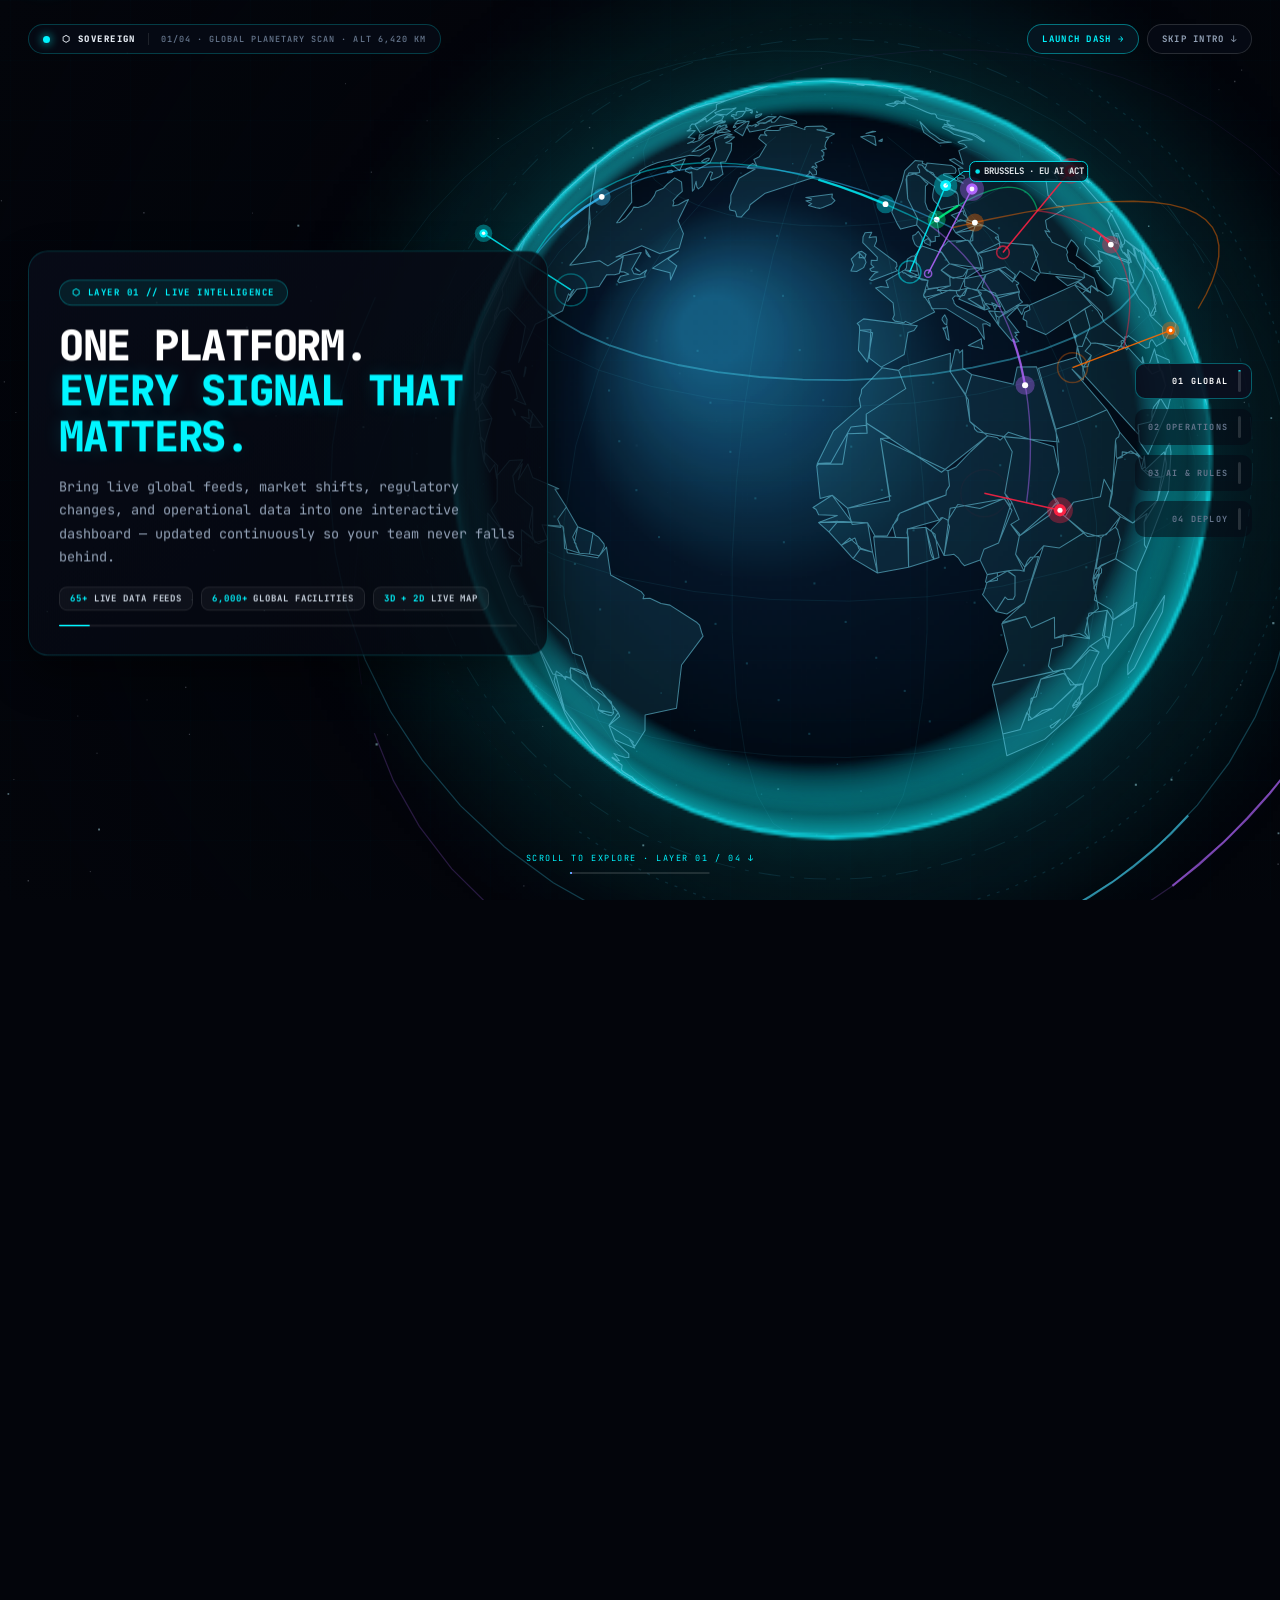
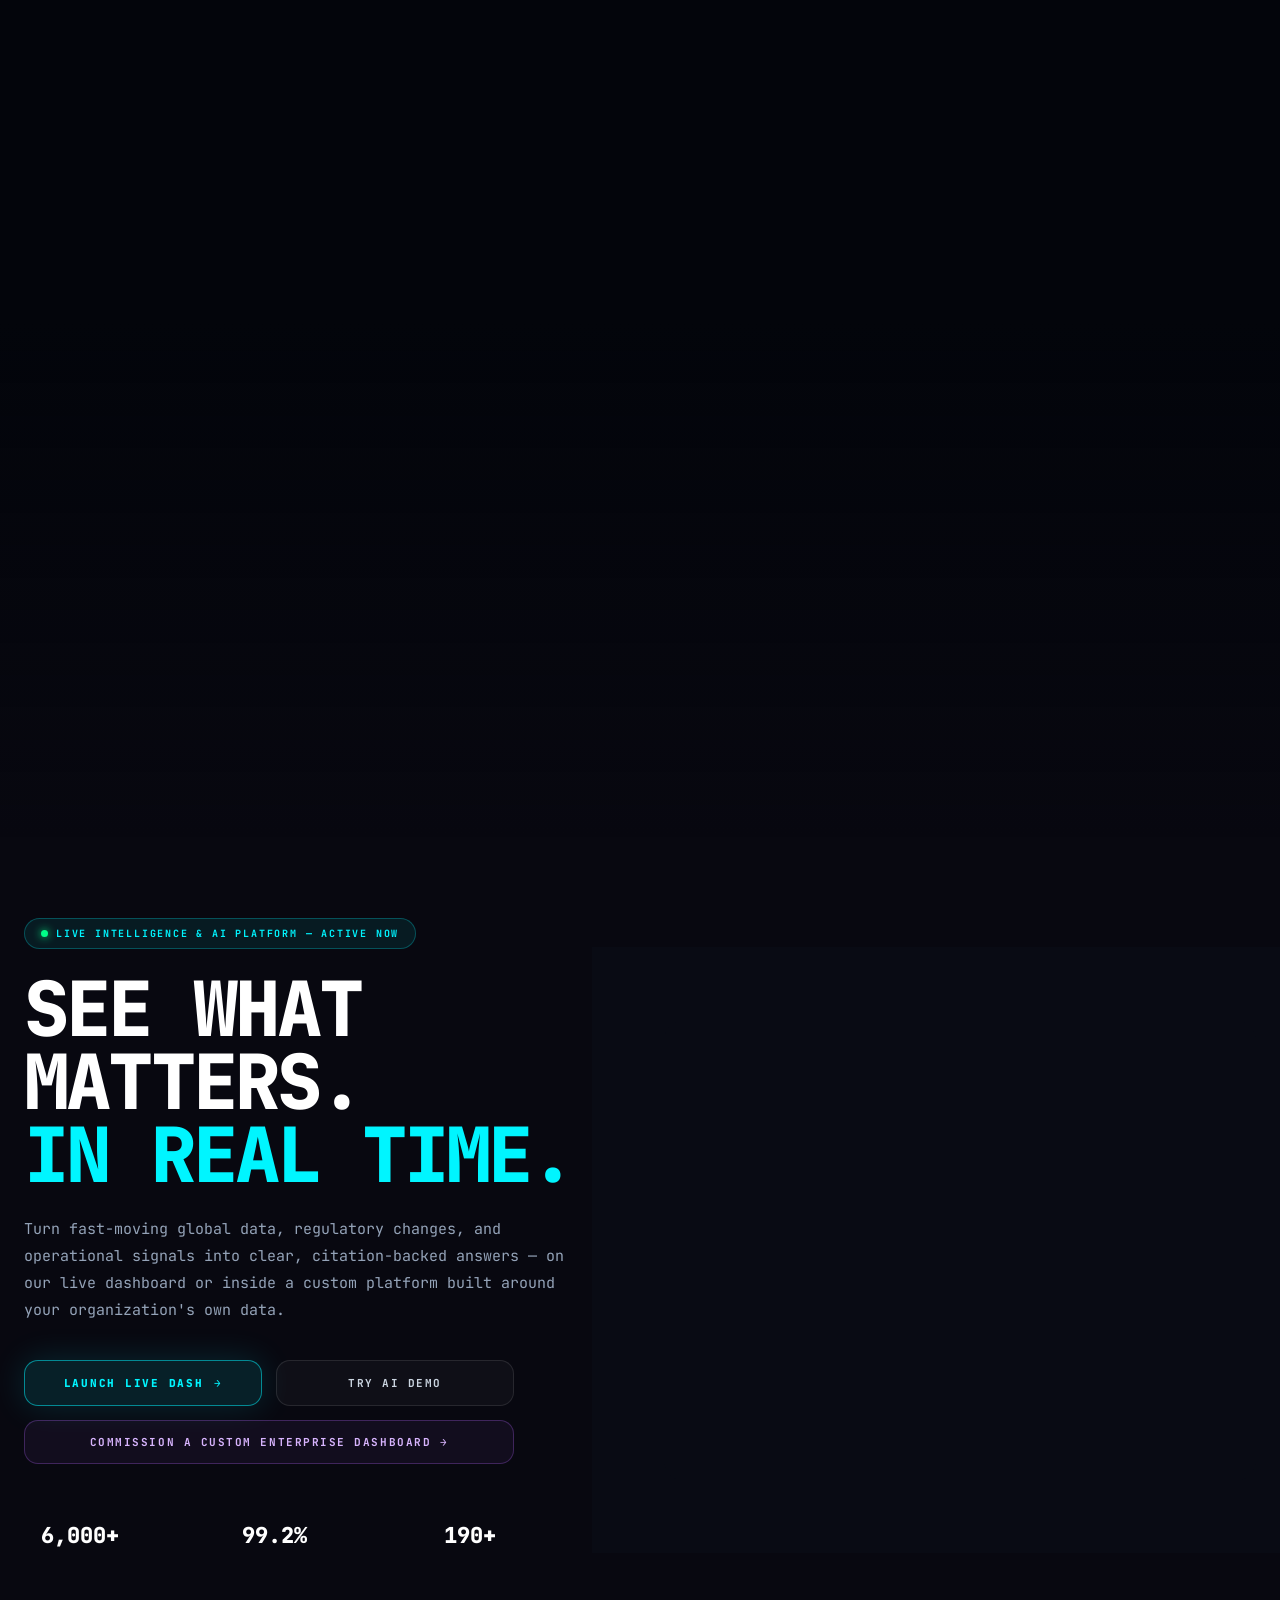
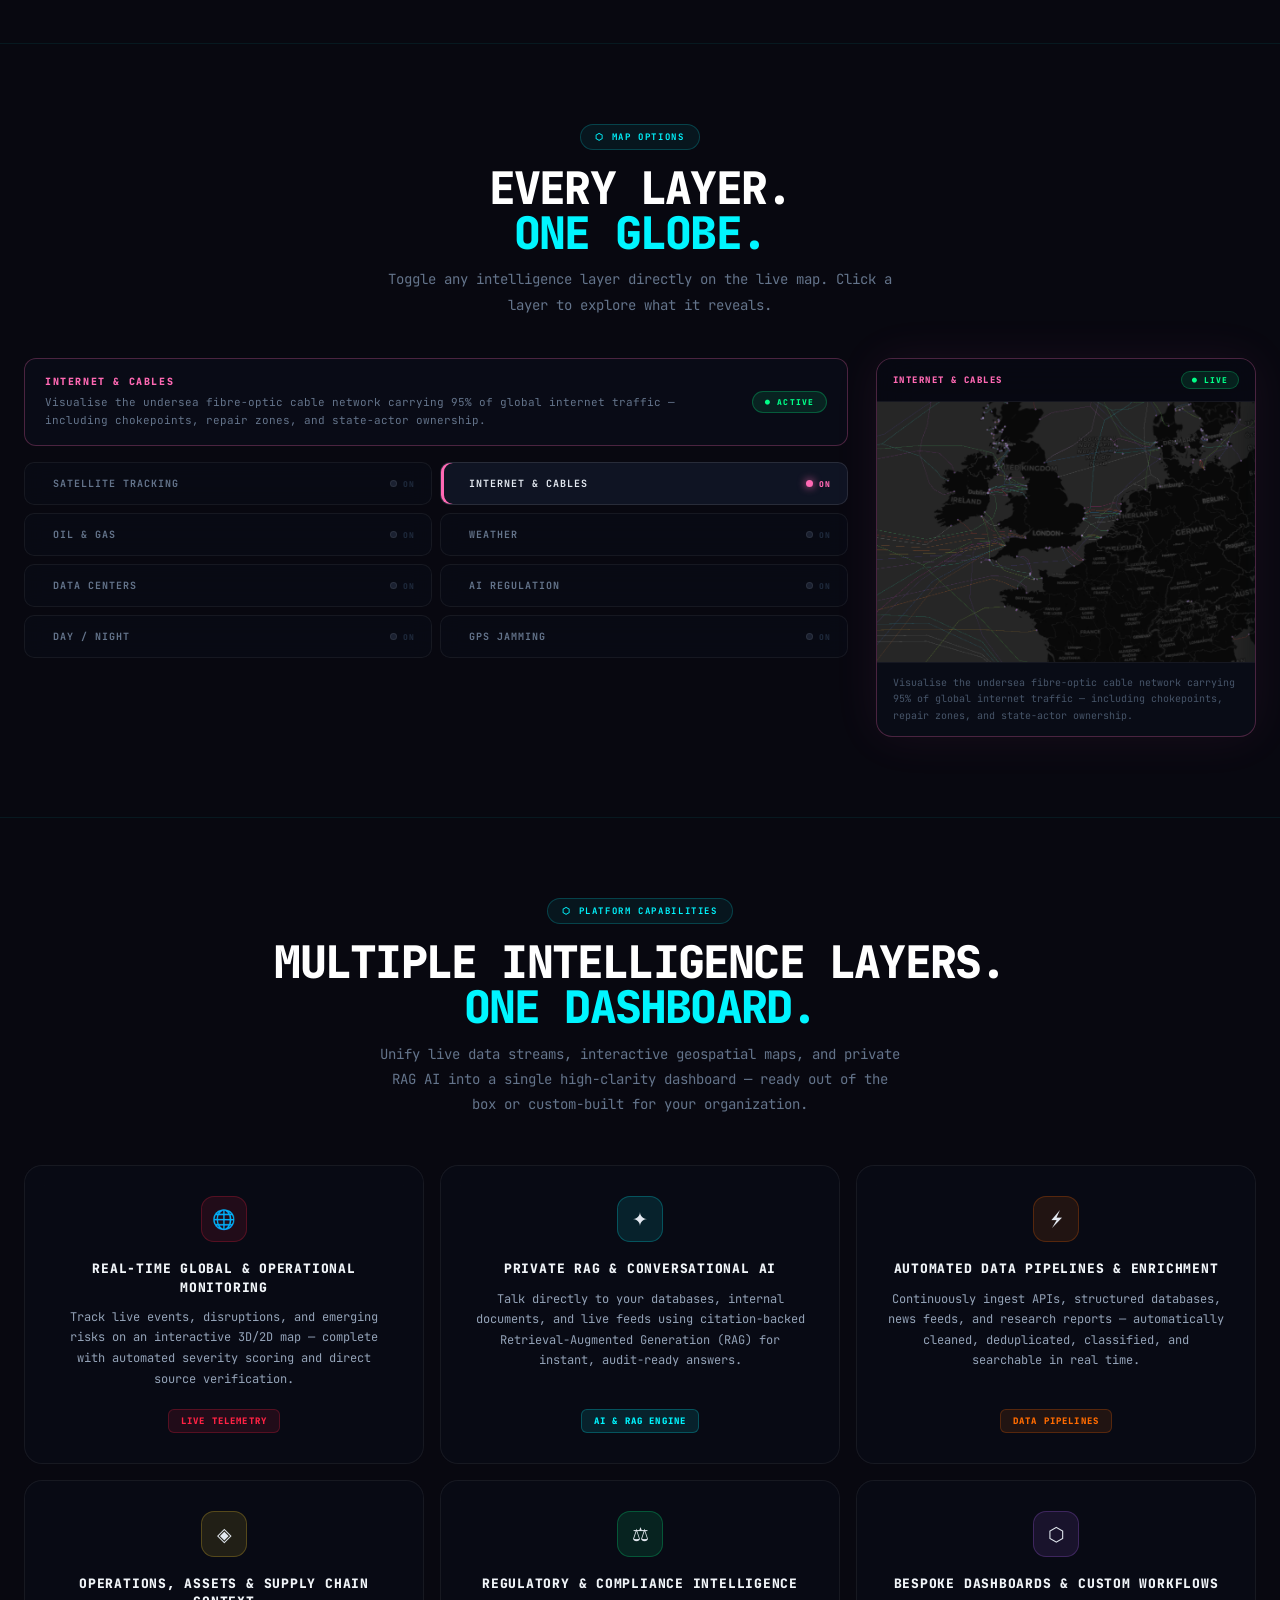
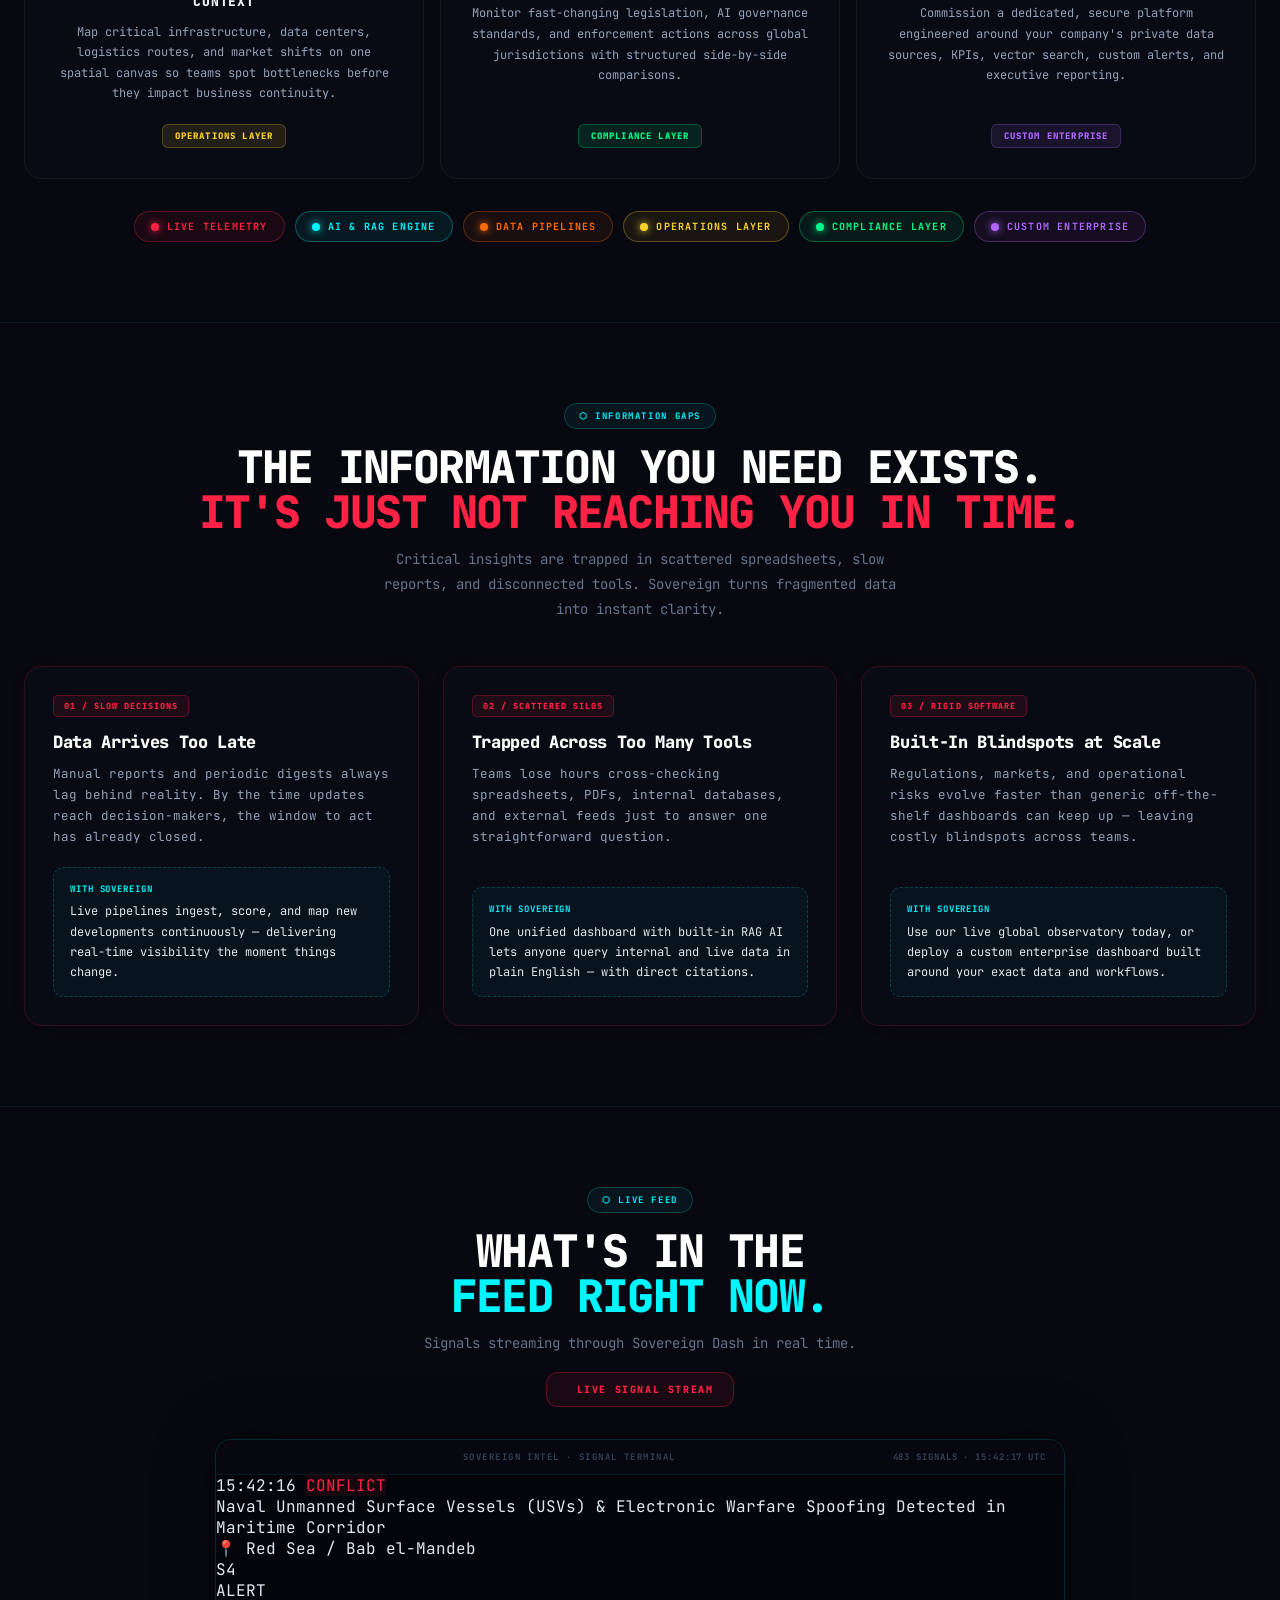
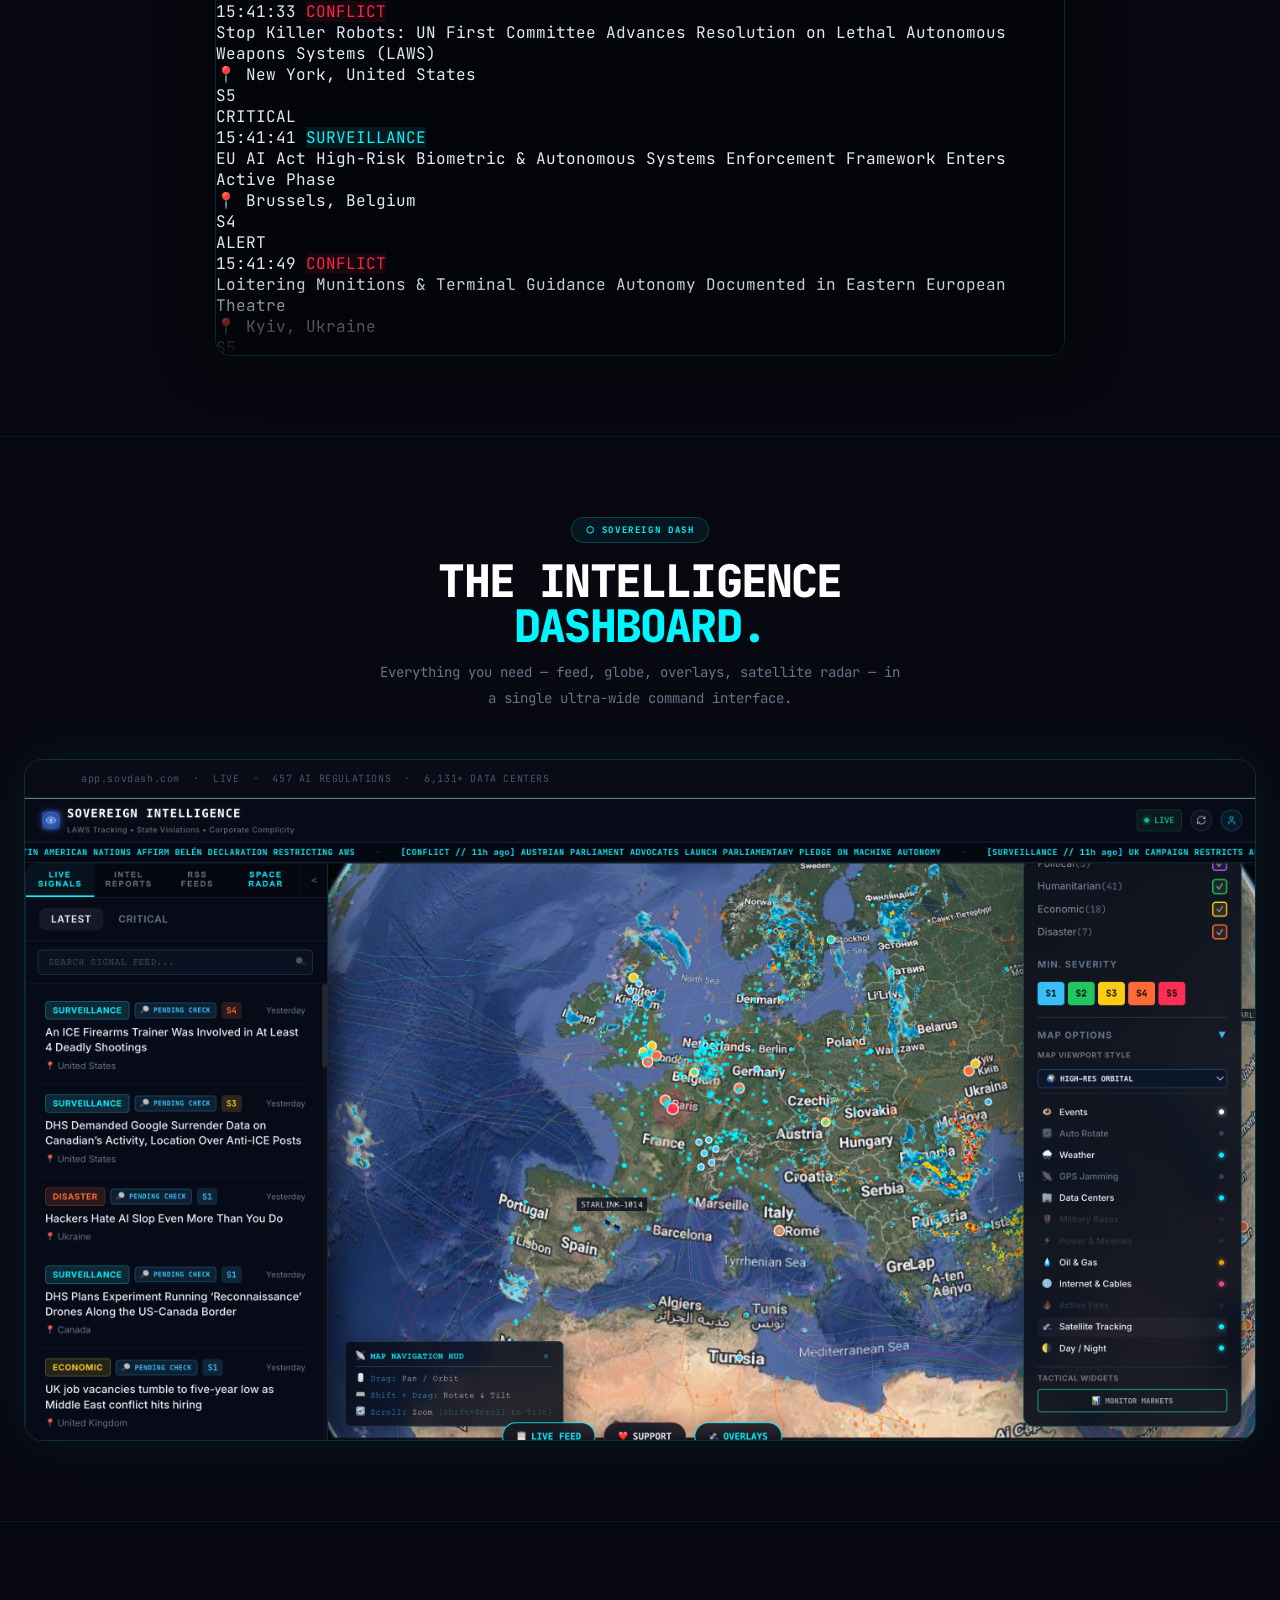
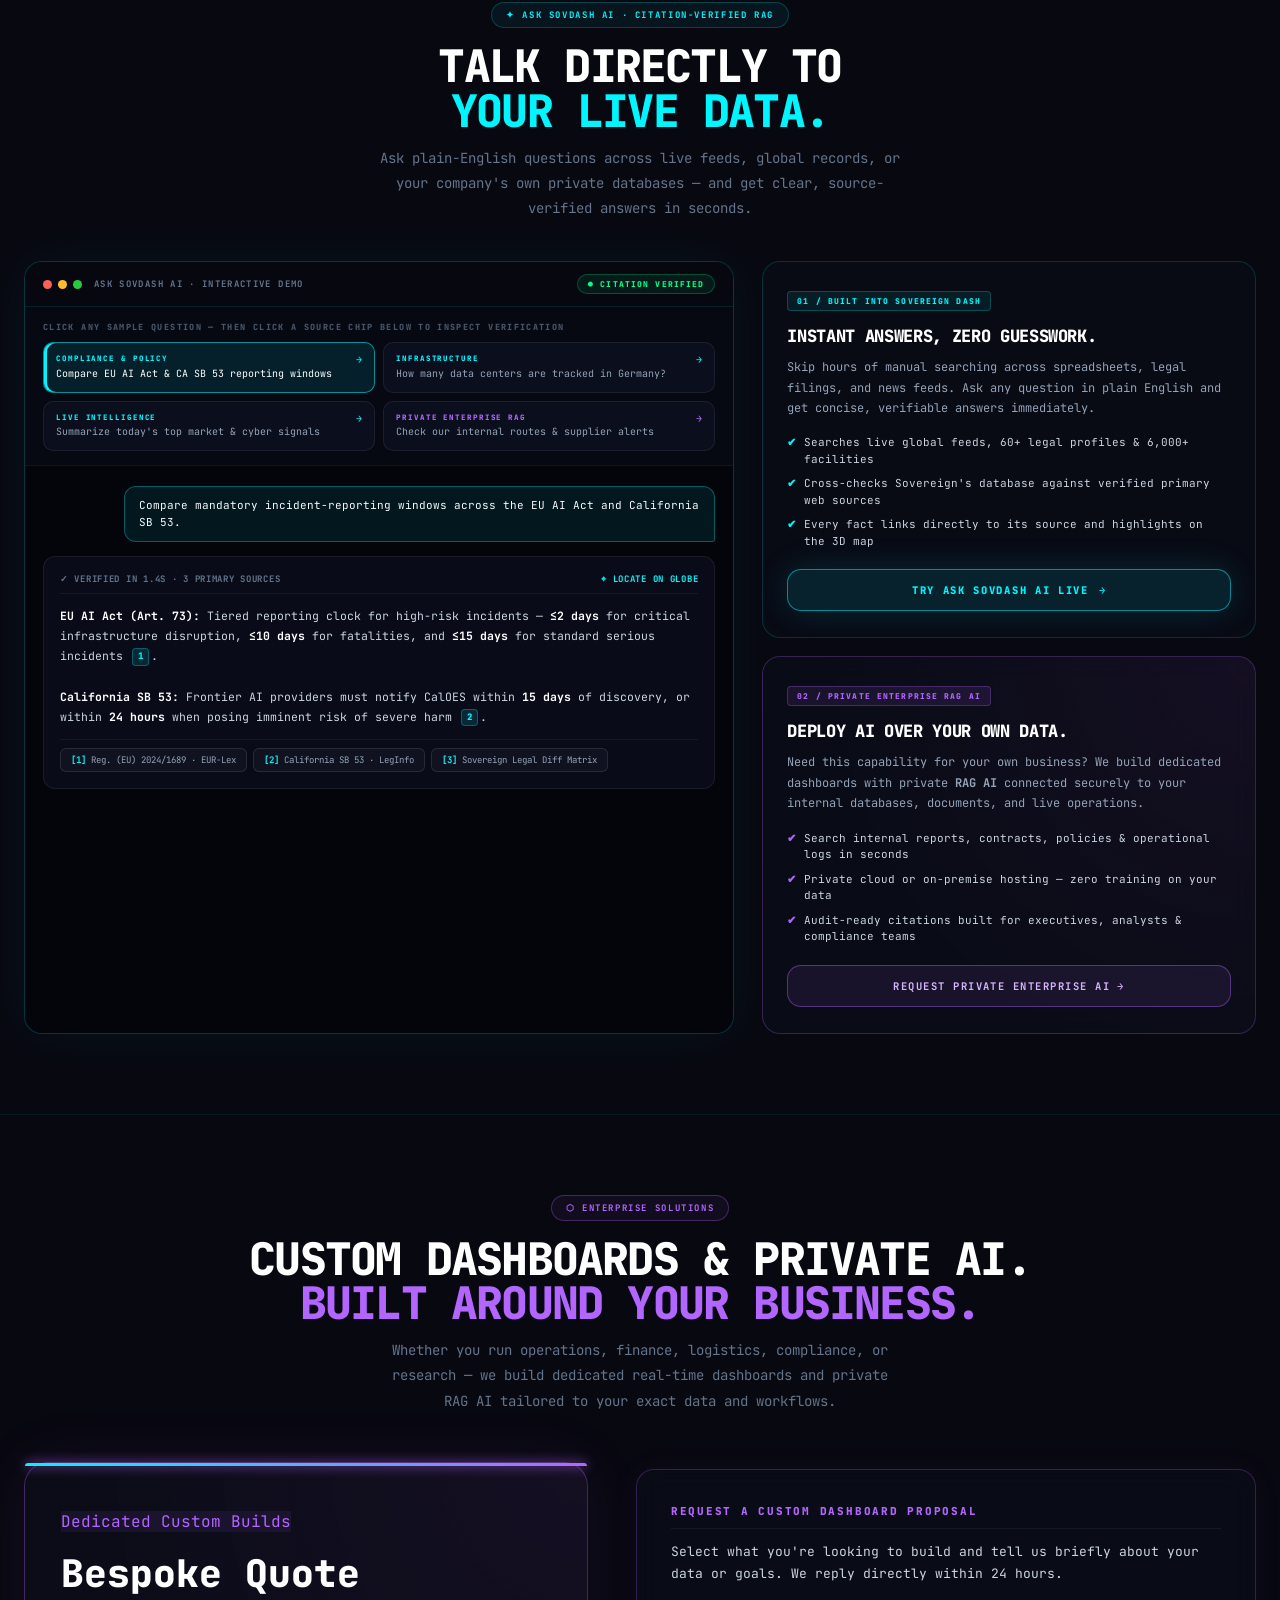
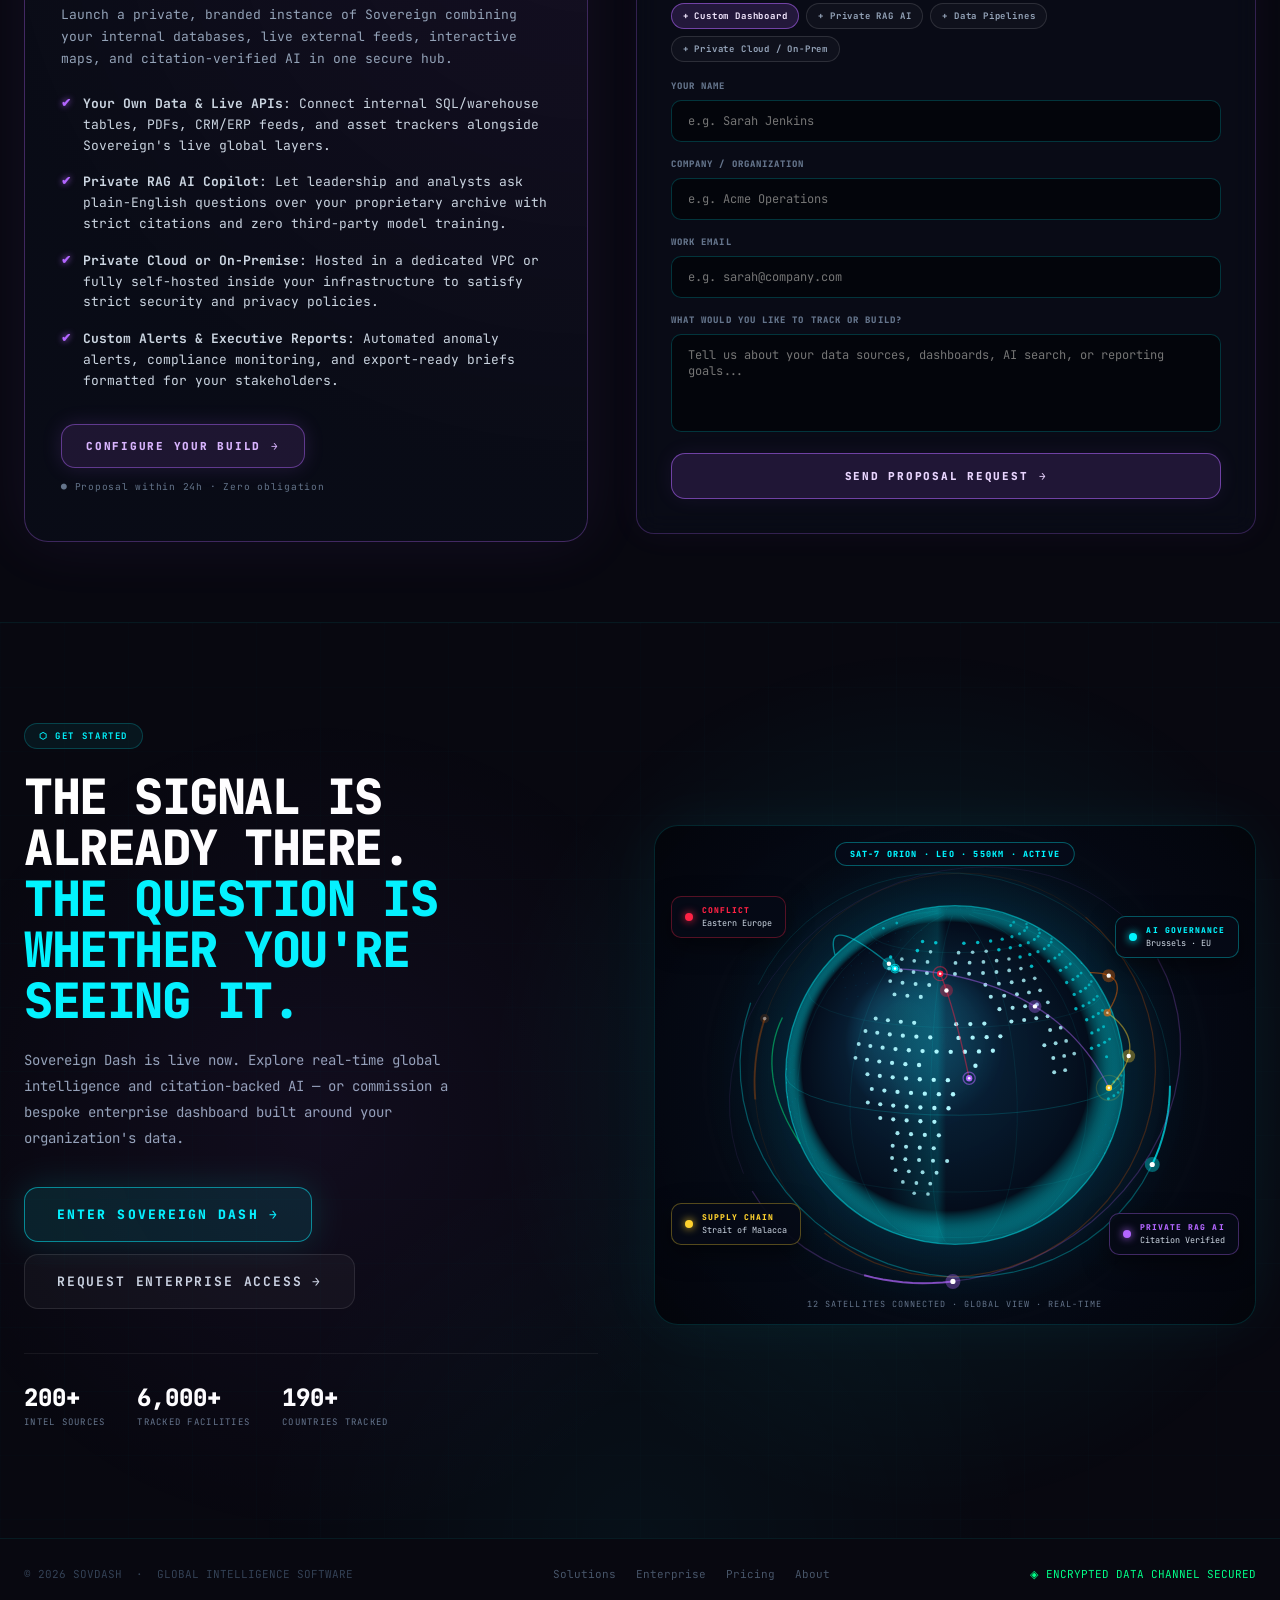
<file: index.html>
<!DOCTYPE html>
<html lang="en">

<head>
  <!-- INCLUDE: _includes/head.html -->
  <meta charset="UTF-8" />
  <meta name="viewport" content="width=device-width, initial-scale=1.0" />
  <title>Sovereign Intel | Real-Time Global Intelligence Platform</title>
  <meta name="description"
    content="Sovereign Intel — real-time global intelligence platform tracking conflict, surveillance, disaster, and economic signals across 140+ countries." />

  <!-- OpenGraph / Facebook -->
  <meta property="og:type" content="website" />
  <meta property="og:url" content="https://sovdash.com" />
  <meta property="og:title" content="Sovereign Intel | Real-Time Global Intelligence Platform" />
  <meta property="og:description"
    content="Live map of state violations, conflict signals, satellite-linked alerts, and OSINT streams." />
  <meta property="og:image" content="https://sovdash.com/images/og-card.png" />

  <!-- Twitter -->
  <meta property="twitter:card" content="summary_large_image" />
  <meta property="twitter:url" content="https://sovdash.com" />
  <meta property="twitter:title" content="Sovereign Intel | Real-Time Global Intelligence Platform" />
  <meta property="twitter:description"
    content="Live map of state violations, conflict signals, satellite-linked alerts, and OSINT streams." />
  <meta property="twitter:image" content="https://sovdash.com/images/og-card.png" />

  <!-- Favicon -->
  <link rel="icon"
    href="data:image/svg+xml,<svg xmlns=%22http://www.w3.org/2000/svg%22 viewBox=%220 0 100 100%22><text y=%22.9em%22 font-size=%2290%22 fill=%22%2300f5ff%22>⬡</text></svg>" />

  <!-- Fonts Preconnect -->
  <link rel="preconnect" href="https://fonts.googleapis.com" />
  <link rel="preconnect" href="https://fonts.gstatic.com" crossorigin />
  <link href="https://fonts.googleapis.com/css2?family=JetBrains+Mono:wght@400;600;700;800&display=swap"
    rel="stylesheet" />

  <!-- Stylesheets -->
  <link rel="stylesheet" href="css/base.css?v=20261128" />
  <link rel="stylesheet" href="css/nav.css?v=20261128" />
  <link rel="stylesheet" href="css/hero.css?v=20261128" />
  <link rel="stylesheet" href="css/sections.css?v=20261128" />
  <link rel="stylesheet" href="css/components.css?v=20261128" />
  <link rel="stylesheet" href="css/footer.css?v=20261128" />
  <link rel="stylesheet" href="css/animations.css?v=20261128" />
  <link rel="stylesheet" href="css/intro.css?v=20261128" />
  <link rel="stylesheet" href="css/transitions.css?v=20261128" />
  <!-- /INCLUDE -->
</head>

<body>

  <div class="bg-grid"></div>

  <!-- GLOBAL HEADER WRAPPER -->
  <header id="global-header" class="intro-hidden" style="transition: transform 0.6s cubic-bezier(0.16, 1, 0.3, 1);">

    <!-- TICKER -->
    <!-- INCLUDE: _includes/ticker.html -->
    <div class="ticker-bar">
      <div class="ticker-label">● LIVE</div>
      <div class="ticker-track">
        <span class="ticker-inner">
          BREAKING: UN SECURITY COUNCIL EMERGENCY SESSION ON CYBER ATTACKS &nbsp;•&nbsp;
          6.2 MAGNITUDE EARTHQUAKE HITS SOUTHERN JAPAN &nbsp;•&nbsp;
          OIL PRICES SURGE PAST $93 ON SUPPLY CONCERNS &nbsp;•&nbsp;
          TENSIONS ESCALATE IN EASTERN EUROPE &nbsp;•&nbsp;
          MAJOR PORT DISRUPTION REPORTED IN STRAIT OF MALACCA &nbsp;•&nbsp;
          MILITANT GROUP MOBILISATION DETECTED — SAHEL REGION &nbsp;•&nbsp;
          CYBER INTRUSION ATTEMPT BLOCKED — EASTERN EUROPE &nbsp;•&nbsp;
          UN SECURITY COUNCIL EMERGENCY SESSION ON CYBER ATTACKS &nbsp;•&nbsp;
          6.2 MAGNITUDE EARTHQUAKE HITS SOUTHERN JAPAN &nbsp;•&nbsp;
          OIL PRICES SURGE PAST $93 ON SUPPLY CONCERNS &nbsp;•&nbsp;
          TENSIONS ESCALATE IN EASTERN EUROPE &nbsp;•&nbsp;
          MAJOR PORT DISRUPTION REPORTED IN STRAIT OF MALACCA &nbsp;•&nbsp;
        </span>
      </div>
    </div>
    <!-- /INCLUDE -->

    <!-- NAV -->
    <nav style="transition: background 0.3s;">
      <!-- INCLUDE: _includes/nav.html -->
      <div class="nav-inner">
        <a href="index.html" class="logo">
          <div class="logo-icon">⬡</div>
          <div class="logo-text">
            <div class="logo-title">SOVEREIGN</div>
            <div class="logo-sub">Global Intelligence Software</div>
          </div>
        </a>

        <!-- Hamburger (shows on mobile) -->
        <button class="nav-hamburger" aria-label="Open menu" aria-expanded="false">
          <span></span><span></span><span></span>
        </button>

        <div class="nav-tabs">
          <a href="#features" class="nav-tab">Features</a>
          <a href="solutions.html" class="nav-tab">Solutions</a>
          <a href="enterprise.html" class="nav-tab">Enterprise</a>
          <a href="pricing.html" class="nav-tab">Pricing</a>
        </div>

        <div class="nav-right">
          <div class="live-badge">● SYSTEM LIVE</div>
          <a href="https://app.sovdash.com/" target="_blank" class="btn-cta-small">Enter
            Dash →</a>
        </div>
      </div>

      <!-- Full-screen mobile nav drawer -->
      <div class="nav-drawer" aria-hidden="true">
        <a href="#features" class="nav-drawer-tab">Features</a>
        <a href="solutions.html" class="nav-drawer-tab">Solutions</a>
        <a href="enterprise.html" class="nav-drawer-tab">Enterprise</a>
        <a href="pricing.html" class="nav-drawer-tab">Pricing</a>
        <a href="https://app.sovdash.com/" target="_blank" class="nav-drawer-tab"
          style="color: var(--cyan); border-color: rgba(0,245,255,0.3);">Enter Dash →</a>
      </div>

      <!-- /INCLUDE -->
    </nav>

  </header>

  <!-- 3D INTRO SCROLL CONTAINER -->
  <div id="intro-scroll-container">
    <div id="intro-sticky-stage">
      <div id="intro-canvas-container"></div>

      <!-- Cyber ambient grid -->
      <div class="intro-grid-overlay"></div>

      <!-- Top Orbital Telemetry & Utility HUD -->
      <div class="intro-hud-top">
        <div class="intro-brand-hud">
          <span class="intro-brand-dot" id="intro-brand-dot"></span>
          <span class="intro-brand-label">⬡ SOVEREIGN</span>
          <span class="intro-telemetry-readout" id="intro-telemetry-readout">01/04 · GLOBAL PLANETARY SCAN · ALT 6,420 KM</span>
        </div>
        <div class="intro-hud-actions">
          <a href="https://app.sovdash.com/" target="_blank" class="intro-hud-btn primary">Launch Dash →</a>
          <button type="button" class="intro-hud-btn" id="intro-skip-btn" aria-label="Skip 3D introduction">Skip Intro ↓</button>
        </div>
      </div>

      <!-- Interactive 4-Chapter Scroll Progress Rail -->
      <div class="intro-chapter-rail" role="navigation" aria-label="Introduction layers">
        <button type="button" class="intro-chapter-pill active" data-chapter="0" data-accent="cyan" aria-label="Layer 01 Live Intelligence">
          <span class="intro-chapter-label">01 Global</span>
          <span class="intro-chapter-bar"><span class="intro-chapter-fill"></span></span>
        </button>
        <button type="button" class="intro-chapter-pill" data-chapter="1" data-accent="red" aria-label="Layer 02 Real-World Visibility">
          <span class="intro-chapter-label">02 Operations</span>
          <span class="intro-chapter-bar"><span class="intro-chapter-fill"></span></span>
        </button>
        <button type="button" class="intro-chapter-pill" data-chapter="2" data-accent="orange" aria-label="Layer 03 Compliance and AI Search">
          <span class="intro-chapter-label">03 AI &amp; Rules</span>
          <span class="intro-chapter-bar"><span class="intro-chapter-fill"></span></span>
        </button>
        <button type="button" class="intro-chapter-pill" data-chapter="3" data-accent="purple" aria-label="Layer 04 Ready Now or Custom-Built">
          <span class="intro-chapter-label">04 Deploy</span>
          <span class="intro-chapter-bar"><span class="intro-chapter-fill"></span></span>
        </button>
      </div>

      <!-- Bottom Telemetry Scroll Cue + Master Progress -->
      <div class="intro-hud-bottom-center" id="intro-hud-bottom">
        <span class="hud-item pulsing" id="intro-scroll-label">SCROLL TO EXPLORE · LAYER 01 / 04 ↓</span>
        <div class="intro-global-progress-track">
          <div class="intro-global-progress-fill" id="intro-global-progress-fill"></div>
        </div>
      </div>

      <!-- Text Slides (4 Equal Dwell Chapters — Broad, Accessible & Relatable) -->
      <div class="intro-slides">
        <div class="intro-slide active" id="intro-slide-1">
          <div class="slide-badge">⬡ LAYER 01 // LIVE INTELLIGENCE</div>
          <h2>One Platform.<br><span style="color:var(--cyan)">Every Signal That Matters.</span></h2>
          <p>Bring live global feeds, market shifts, regulatory changes, and operational data into one interactive
            dashboard — updated continuously so your team never falls behind.</p>
          <div class="slide-metrics">
            <span class="slide-metric-chip"><b>65+</b> Live Data Feeds</span>
            <span class="slide-metric-chip"><b>6,000+</b> Global Facilities</span>
            <span class="slide-metric-chip"><b>3D + 2D</b> Live Map</span>
          </div>
          <div class="slide-dwell-track"><div class="slide-dwell-fill"></div></div>
        </div>

        <div class="intro-slide" id="intro-slide-2">
          <div class="slide-badge">⬡ LAYER 02 // REAL-WORLD VISIBILITY</div>
          <h2>See Global Shifts<br><span style="color:var(--red)">As They Unfold.</span></h2>
          <p>Spot supply chain bottlenecks, infrastructure disruptions, AI deployments, and regional risks in real time
            — verified, severity-scored, and mapped directly to the source.</p>
          <div class="slide-metrics">
            <span class="slide-metric-chip"><b>S1–S5</b> Severity Scoring</span>
            <span class="slide-metric-chip"><b>190+</b> Regions Tracked</span>
            <span class="slide-metric-chip"><b>Verified</b> Source Links</span>
          </div>
          <div class="slide-dwell-track"><div class="slide-dwell-fill"></div></div>
        </div>

        <div class="intro-slide" id="intro-slide-3">
          <div class="slide-badge">⬡ LAYER 03 // COMPLIANCE &amp; AI SEARCH</div>
          <h2>Complex Data<br><span style="color:var(--orange)">Made Instantly Clear.</span></h2>
          <p>Monitor fast-moving legislation across 60+ jurisdictions and query live records in plain English using
            citation-verified RAG AI — turning hours of research into seconds.</p>
          <div class="slide-metrics">
            <span class="slide-metric-chip"><b>60+</b> Legal Profiles</span>
            <span class="slide-metric-chip"><b>RAG AI</b> Citation-Locked</span>
            <span class="slide-metric-chip"><b>Instant</b> Side-by-Side Diff</span>
          </div>
          <div class="slide-dwell-track"><div class="slide-dwell-fill"></div></div>
        </div>

        <div class="intro-slide" id="intro-slide-4">
          <div class="slide-badge">⬡ LAYER 04 // READY NOW OR CUSTOM-BUILT</div>
          <h2>Use It Today.<br><span style="color:var(--cyan)">Or Make It Yours.</span></h2>
          <p>Explore Sovereign Dash for free right now — or partner with us to build a dedicated, private dashboard and
            RAG AI system engineered around your organization's own data.</p>
          <div class="slide-cta-row">
            <a href="https://app.sovdash.com/" target="_blank" class="slide-cta-pill">Enter Live Dash →</a>
            <button type="button" class="slide-cta-pill secondary" onclick="skipSovereignIntro()">Explore Overview ↓</button>
          </div>
          <div class="slide-dwell-track"><div class="slide-dwell-fill"></div></div>
        </div>
      </div>
    </div>
  </div>

  <!-- PREMIUM VECTOR EMBLEM LOADING OVERLAY -->
  <div id="boot-ol" role="status" aria-live="polite">
    <div class="boot-stage">
      <div class="boot-emblem-wrap">
        <div class="boot-emblem-glow"></div>
        <svg class="boot-svg" viewBox="0 0 146 146" fill="none" xmlns="http://www.w3.org/2000/svg" aria-hidden="true">
          <defs>
            <linearGradient id="bootGrad" x1="16" y1="16" x2="130" y2="130" gradientUnits="userSpaceOnUse">
              <stop offset="0%" stop-color="#00f5ff" />
              <stop offset="55%" stop-color="#38bdf8" />
              <stop offset="100%" stop-color="#b366ff" />
            </linearGradient>
          </defs>
          <!-- Outer precision orbital ring -->
          <g class="sov-ring-outer">
            <circle cx="73" cy="73" r="66" stroke="rgba(0,245,255,0.18)" stroke-width="1" stroke-dasharray="26 12 6 12" />
            <circle cx="73" cy="7" r="3.2" fill="#00f5ff" />
            <circle cx="73" cy="139" r="2.2" fill="#b366ff" />
          </g>
          <!-- Counter-rotating inner orbital ring -->
          <g class="sov-ring-inner">
            <circle cx="73" cy="73" r="52" stroke="rgba(179,102,255,0.28)" stroke-width="1" stroke-dasharray="44 18" />
            <circle cx="125" cy="73" r="2.8" fill="#b366ff" />
            <circle cx="21" cy="73" r="2.2" fill="#00f5ff" />
          </g>
          <!-- Persistent luminous Sovereign hex frame + bright laser-drawn overlay -->
          <polygon points="73,30 110,51.5 110,94.5 73,116 36,94.5 36,51.5"
            stroke="url(#bootGrad)" stroke-opacity="0.38" stroke-width="1.4" fill="rgba(0,245,255,0.06)" />
          <polygon class="sov-hex-path" points="73,30 110,51.5 110,94.5 73,116 36,94.5 36,51.5"
            stroke="url(#bootGrad)" stroke-width="2" fill="none" />
          <!-- Inner geometric diamond-lotus facets -->
          <polygon points="73,44 96,57.5 96,88.5 73,102 50,88.5 50,57.5"
            stroke="rgba(0,245,255,0.45)" stroke-width="1.1" fill="none" />
          <path class="sov-hex-path" d="M73 41 L97 73 L73 105 L49 73 Z"
            stroke="rgba(179,102,255,0.75)" stroke-width="1.2" fill="none" />
          <!-- Luminous central beacon -->
          <circle class="sov-core-dot" cx="73" cy="73" r="5.5" fill="#00f5ff" />
          <circle cx="73" cy="73" r="2.3" fill="#ffffff" />
        </svg>
      </div>

      <div class="boot-wordmark">SOVEREIGN</div>
      <div class="boot-subtitle">Live Global Intelligence &amp; AI</div>

      <div id="boot-lines" style="display: none;"></div>
      <div class="boot-progress-wrap" id="boot-bar-wrap">
        <div class="boot-progress-track">
          <div class="boot-progress-bar" id="boot-bar"></div>
        </div>
        <div class="boot-status-text" id="boot-status">Syncing live intelligence layers...</div>
      </div>

      <button type="button" class="boot-skip-btn" onclick="dismissBoot()">Skip Intro →</button>
    </div>
  </div>

  <!-- HERO -->
  <div class="hero" id="hero-section">
    <!-- LEFT -->
    <div>
      <div class="hero-badge" id="hbadge" style="opacity:0;transition:opacity 0.5s;">
        <span class="pulse"></span>
        Live Intelligence &amp; AI Platform — Active Now
      </div>

      <h1 id="hero-h1" style="min-height:2.4em;">
        <span id="hero-txt">SEE WHAT MATTERS.<br /><span style="color:var(--cyan)">IN REAL TIME.</span></span><span id="hero-cur"
          style="color:var(--cyan);font-weight:300;animation:heroCursor 0.75s step-end infinite;">|</span>
      </h1>

      <p class="hero-desc" id="hero-p"
        style="opacity:0;transform:translateY(10px);transition:opacity 0.6s,transform 0.6s;">
        Turn fast-moving global data, regulatory changes, and operational signals into clear, citation-backed answers —
        on our live dashboard or inside a custom platform built around your organization's own data.
      </p>

      <div class="hero-actions" id="hero-act"
        style="opacity:0;transform:translateY(10px);transition:opacity 0.6s 0.14s,transform 0.6s 0.14s;">
        <a href="https://app.sovdash.com/" target="_blank" class="btn-primary"
          style="justify-content: center; padding: 15px 22px; font-size: 11px;">
          Launch Live Dash <span class="arrow">→</span>
        </a>
        <a href="#ask-sovdash-ai" class="btn-secondary" style="justify-content: center; padding: 15px 22px; font-size: 11px;">
          Try AI Demo
        </a>
        <a href="enterprise.html" class="btn-secondary"
          style="grid-column: span 2; justify-content: center; padding: 14px 22px; font-size: 11px; border-color:rgba(179,102,255,0.28); color:#d8b4fe; background:rgba(179,102,255,0.06);">
          Commission a Custom Enterprise Dashboard →
        </a>
      </div>

      <div class="hero-stats" id="hero-sts"
        style="opacity:0;transform:translateY(10px);transition:opacity 0.6s 0.28s,transform 0.6s 0.28s;">
        <div class="stat-card">
          <div class="stat-num" id="sn0" data-target="6000" data-dec="0" data-sfx="+">0+</div>
          <div class="stat-label">tracked facilities</div>
        </div>
        <div class="stat-card">
          <div class="stat-num" id="sn1" data-target="99.2" data-dec="1" data-sfx="%">0%</div>
          <div class="stat-label">verified accuracy</div>
        </div>
        <div class="stat-card">
          <div class="stat-num" id="sn2" data-target="190" data-dec="0" data-sfx="+">0+</div>
          <div class="stat-label">regions monitored</div>
        </div>
      </div>
    </div>


    <!-- RIGHT: Interactive Holographic 3D Globe Preview -->
    <div style="perspective:1200px;" id="hero-panel-wrap">
      <div id="hero-panel" class="globe-panel"
        style="transform-style:preserve-3d;transition:transform 0.12s ease-out;">
        <!-- Panel header -->
        <div class="globe-header">
          <span class="globe-title">⬡ Live Globe Preview</span>
          <div style="display:flex;align-items:center;gap:10px;">
            <span id="hp-sigcount" style="font-size:9px;color:#64748b;letter-spacing:0.1em;">482 SIGNALS</span>
            <span class="op-badge">● Operational</span>
          </div>
        </div>

        <!-- Holographic Canvas Globe Stage + Unobstructed Foreground Signal HUD -->
        <div class="hp-stage">
          <canvas id="hero-globe-canvas" class="hp-globe-canvas" aria-label="Interactive 3D holographic globe preview"></canvas>

          <div class="hp-signal-hud">
            <div class="hp-hud-row-top">
              <span class="hp-sector-pill">
                <span style="width:6px;height:6px;border-radius:50%;background:var(--cyan);box-shadow:0 0 8px var(--cyan);"></span>
                3D ORBITAL SYNC
              </span>
              <span class="hp-sector-pill" style="border-color:rgba(179,102,255,0.3);color:#d8b4fe;">
                RAG AI · ACTIVE
              </span>
            </div>

            <div class="hp-live-callout" id="hp-live-callout">
              <div class="hp-callout-head">
                <span class="hp-callout-type">
                  <span class="hp-callout-dot" id="hp-callout-dot" style="background:#b366ff;box-shadow:0 0 8px #b366ff;"></span>
                  <span id="hp-callout-type-text" style="color:#b366ff;">AI GOVERNANCE</span>
                </span>
                <span class="hp-callout-sev" id="hp-callout-sev" style="color:#b366ff;background:rgba(179,102,255,0.14);border:1px solid rgba(179,102,255,0.35);">S4</span>
              </div>
              <div class="hp-callout-title" id="hp-callout-title">EU AI Act Art. 73 incident compliance window active</div>
              <div class="hp-callout-meta" id="hp-callout-meta">Brussels, EU · Verified Primary Filing</div>
            </div>
          </div>
        </div>

        <!-- Status bar -->
        <div
          style="padding:10px 16px;border-top:1px solid rgba(0,245,255,0.10);display:flex;align-items:center;justify-content:space-between;background:rgba(8,8,16,0.65);gap:8px;flex-wrap:wrap;">
          <span style="font-size:8px;color:#64748b;letter-spacing:0.12em;">12 ORBITAL NODES</span>
          <span style="font-size:8px;color:#64748b;letter-spacing:0.12em;">6,000+ FACILITIES</span>
          <span id="hp-clock" style="font-size:8px;color:var(--cyan);letter-spacing:0.1em;">--:--:-- UTC</span>
        </div>

      </div>
    </div>
  </div>

  <!-- MAP OPTIONS -->
  <section id="how-it-works" style="border-top: 1px solid rgba(0,245,255,0.07);">
    <div class="section-inner">
      <div class="section-header">
        <div class="section-badge">⬡ Map Options</div>
        <h2>Every layer.<br /><span style="color:var(--cyan)">One globe.</span></h2>
        <p class="section-desc">Toggle any intelligence layer directly on the live map. Click a layer to explore what it
          reveals.</p>
      </div>

      <div style="display:grid; grid-template-columns: 1fr 380px; gap: 28px; margin-top: 36px; align-items: start;">
        <!-- LEFT: info bar + cards -->
        <div>
          <!-- Info bar -->
          <div id="layer-info-bar" style="
          padding: 16px 20px;
          border-radius: 12px;
          border: 1px solid rgba(0,245,255,0.2);
          background: rgba(10,13,24,0.8);
          backdrop-filter: blur(14px);
          display: flex; align-items: center; gap: 14px;
          margin-bottom: 16px;
          transition: border-color 0.4s;
        ">
            <div style="flex:1; min-width:0;">
              <div id="layer-info-name"
                style="font-size:10px; font-weight:800; color:var(--cyan); letter-spacing:0.16em; text-transform:uppercase; margin-bottom:5px; transition:color 0.3s;">
                Satellite Tracking</div>
              <div id="layer-info-desc" style="font-size:11px; color:#64748b; line-height:1.65;">Live orbital positions
                of reconnaissance, communications, and weather satellites — updated every 30 seconds from TLE data
                feeds.</div>
            </div>
            <div id="layer-info-status" style="
            flex-shrink:0;
            padding: 5px 12px; border-radius: 999px; font-size:8px; font-weight:800;
            letter-spacing:0.14em; background:rgba(0,255,136,0.10);
            border:1px solid rgba(0,255,136,0.25); color:var(--green);
            white-space:nowrap; transition: all 0.3s;
          ">● ACTIVE</div>
          </div>

          <!-- Cards grid -->
          <div class="map-options-grid" id="map-options-grid">
            <div class="map-card" data-index="0" data-name="Satellite Tracking" data-color="#00f5ff"
              data-img="images/satalite.png"
              data-desc="Live orbital positions of reconnaissance, communications, and weather satellites — updated every 30 seconds from TLE data feeds.">
              <div class="map-card-accent"></div>
              <div class="map-card-name">Satellite Tracking</div>
              <div class="map-card-toggle"><span class="toggle-dot"></span><span class="toggle-label">ON</span></div>
            </div>

            <div class="map-card" data-index="1" data-name="Internet & Cables" data-color="#ff69b4"
              data-img="images/internet.png"
              data-desc="Visualise the undersea fibre-optic cable network carrying 95% of global internet traffic — including chokepoints, repair zones, and state-actor ownership.">
              <div class="map-card-accent"></div>
              <div class="map-card-name">Internet & Cables</div>
              <div class="map-card-toggle"><span class="toggle-dot"></span><span class="toggle-label">ON</span></div>
            </div>

            <div class="map-card" data-index="2" data-name="Oil & Gas" data-color="#ffa500" data-img="images/oil.png"
              data-desc="Global energy infrastructure — pipelines, refineries, offshore platforms, and strategic reserves — with real-time disruption flags and geopolitical risk scoring.">
              <div class="map-card-accent"></div>
              <div class="map-card-name">Oil & Gas</div>
              <div class="map-card-toggle"><span class="toggle-dot"></span><span class="toggle-label">ON</span></div>
            </div>

            <div class="map-card" data-index="3" data-name="Weather" data-color="#38bdf8" data-img="images/weather.png"
              data-desc="Real-time atmospheric overlays — storm systems, pressure fronts, and severe weather warnings cross-referenced with active conflict and disaster zones.">
              <div class="map-card-accent"></div>
              <div class="map-card-name">Weather</div>
              <div class="map-card-toggle"><span class="toggle-dot"></span><span class="toggle-label">ON</span></div>
            </div>

            <div class="map-card" data-index="4" data-name="Data Centers" data-color="#00f5ff"
              data-img="images/datacenter.png"
              data-desc="Map the physical backbone of the digital world — hyperscale data centres, cloud regions, and critical server clusters tracked by jurisdiction and uptime.">
              <div class="map-card-accent"></div>
              <div class="map-card-name">Data Centers</div>
              <div class="map-card-toggle"><span class="toggle-dot"></span><span class="toggle-label">ON</span></div>
            </div>

            <div class="map-card" data-index="5" data-name="AI Regulation" data-color="#ff6b00" data-img="images/ai.png"
              data-desc="Track AI governance legislation, regulatory frameworks, and enforcement actions across jurisdictions — mapping which nations are leading, lagging, or weaponising AI policy.">
              <div class="map-card-accent"></div>
              <div class="map-card-name">AI Regulation</div>
              <div class="map-card-toggle"><span class="toggle-dot"></span><span class="toggle-label">ON</span></div>
            </div>

            <div class="map-card" data-index="6" data-name="Day / Night" data-color="#b366ff"
              data-img="images/earth at night.png"
              data-desc="Live terminator line showing the real-time boundary between day and night — useful for timing operations, communications windows, and satellite passes.">
              <div class="map-card-accent"></div>
              <div class="map-card-name">Day / Night</div>
              <div class="map-card-toggle"><span class="toggle-dot"></span><span class="toggle-label">ON</span></div>
            </div>

            <div class="map-card" data-index="7" data-name="GPS Jamming" data-color="#ff2244"
              data-img="images/jamming.png"
              data-desc="Real-time GPS denial and spoofing detected via aviation NOTAM feeds and crowdsourced reports — pinpointing state-level electronic warfare zones.">
              <div class="map-card-accent"></div>
              <div class="map-card-name">GPS Jamming</div>
              <div class="map-card-toggle"><span class="toggle-dot"></span><span class="toggle-label">ON</span></div>
            </div>
          </div>
        </div>

        <!-- RIGHT: floating image preview -->
        <div id="map-preview-panel" style="
        position: sticky; top: 90px;
        border-radius: 16px;
        border: 1px solid rgba(0,245,255,0.18);
        background: rgba(10,13,24,0.85);
        backdrop-filter: blur(20px);
        box-shadow: 0 0 48px rgba(0,245,255,0.07);
        overflow: hidden;
        transition: border-color 0.4s, box-shadow 0.4s;
      ">
          <div id="map-preview-header" style="
          display: flex; align-items: center; justify-content: space-between;
          padding: 12px 16px;
          border-bottom: 1px solid rgba(255,255,255,0.06);
          background: rgba(8,8,16,0.6);
        ">
            <div id="map-preview-label"
              style="font-size:9px; font-weight:800; color:var(--cyan); letter-spacing:0.16em; text-transform:uppercase; transition:color 0.3s;">
              Satellite Tracking</div>
            <div id="map-preview-badge"
              style="font-size:8px; font-weight:800; padding:3px 10px; border-radius:999px; background:rgba(0,255,136,0.10); border:1px solid rgba(0,255,136,0.25); color:#00ff88; letter-spacing:0.12em;">
              ● LIVE</div>
          </div>
          <div style="position:relative; aspect-ratio:16/11; background:#03050b; overflow:hidden;">
            <img id="map-preview-img" src="images/satalite.png" alt="Layer preview"
              style="width:100%; height:100%; object-fit:cover; display:block; transition:opacity 0.35s ease;"
              onerror="this.style.display='none'; document.getElementById('map-preview-placeholder').style.display='flex';" />
            <div id="map-preview-placeholder" style="
            display:none; position:absolute; inset:0;
            align-items:center; justify-content:center; flex-direction:column; gap:10px;
            color:rgba(0,245,255,0.25); font-size:10px; letter-spacing:0.14em;
          ">
              <div
                style="width:40px;height:40px;border-radius:50%;border:1px solid rgba(0,245,255,0.2);display:grid;place-items:center;font-size:18px;">
                ◈</div>
              PREVIEW UNAVAILABLE
            </div>
          </div>
          <div style="padding:12px 16px; border-top:1px solid rgba(255,255,255,0.05);">
            <div id="map-preview-desc" style="font-size:10px; color:#475569; line-height:1.65;">Live orbital positions
              of reconnaissance, communications, and weather satellites.</div>
          </div>
        </div>
      </div>
    </div>
  </section>

  <!-- FEATURES -->
  <section id="features" style="border-top: 1px solid rgba(0,245,255,0.07);">
    <div class="section-inner">
      <div class="section-header">
        <div class="section-badge">⬡ Platform Capabilities</div>
        <h2>Multiple Intelligence Layers.<br /><span style="color:var(--cyan)">One Dashboard.</span></h2>
        <p class="section-desc">Unify live data streams, interactive geospatial maps, and private RAG AI into a single
          high-clarity dashboard — ready out of the box or custom-built for your organization.</p>
      </div>

      <div class="features-grid">
        <div class="feature-card" data-cat="telemetry">
          <div class="feature-icon" style="background:rgba(255,34,68,0.10); border:1px solid rgba(255,34,68,0.24);">🌐</div>
          <div class="feature-title">Real-Time Global &amp; Operational Monitoring</div>
          <p class="feature-desc">Track live events, disruptions, and emerging risks on an interactive 3D/2D map —
            complete with automated severity scoring and direct source verification.</p>
          <div class="feature-tag"
            style="background:rgba(255,34,68,0.10); border:1px solid rgba(255,34,68,0.24); color:#ff2244;">
            LIVE TELEMETRY</div>
        </div>

        <div class="feature-card" data-cat="rag">
          <div class="feature-icon" style="background:rgba(0,245,255,0.10); border:1px solid rgba(0,245,255,0.24);">✦</div>
          <div class="feature-title">Private RAG &amp; Conversational AI</div>
          <p class="feature-desc">Talk directly to your databases, internal documents, and live feeds using
            citation-backed Retrieval-Augmented Generation (RAG) for instant, audit-ready answers.</p>
          <div class="feature-tag"
            style="background:rgba(0,245,255,0.10); border:1px solid rgba(0,245,255,0.24); color:#00f5ff;">
            AI &amp; RAG ENGINE</div>
        </div>

        <div class="feature-card" data-cat="pipelines">
          <div class="feature-icon" style="background:rgba(255,107,0,0.10); border:1px solid rgba(255,107,0,0.24);">⚡</div>
          <div class="feature-title">Automated Data Pipelines &amp; Enrichment</div>
          <p class="feature-desc">Continuously ingest APIs, structured databases, news feeds, and research reports —
            automatically cleaned, deduplicated, classified, and searchable in real time.</p>
          <div class="feature-tag"
            style="background:rgba(255,107,0,0.10); border:1px solid rgba(255,107,0,0.24); color:#ff6b00;">
            DATA PIPELINES</div>
        </div>

        <div class="feature-card" data-cat="operations">
          <div class="feature-icon" style="background:rgba(255,210,46,0.10); border:1px solid rgba(255,210,46,0.24);">◈</div>
          <div class="feature-title">Operations, Assets &amp; Supply Chain Context</div>
          <p class="feature-desc">Map critical infrastructure, data centers, logistics routes, and market shifts on one
            spatial canvas so teams spot bottlenecks before they impact business continuity.</p>
          <div class="feature-tag"
            style="background:rgba(255,210,46,0.10); border:1px solid rgba(255,210,46,0.24); color:#ffd22e;">
            OPERATIONS LAYER</div>
        </div>

        <div class="feature-card" data-cat="compliance">
          <div class="feature-icon" style="background:rgba(0,255,136,0.10); border:1px solid rgba(0,255,136,0.24);">⚖</div>
          <div class="feature-title">Regulatory &amp; Compliance Intelligence</div>
          <p class="feature-desc">Monitor fast-changing legislation, AI governance standards, and enforcement actions
            across global jurisdictions with structured side-by-side comparisons.</p>
          <div class="feature-tag"
            style="background:rgba(0,255,136,0.10); border:1px solid rgba(0,255,136,0.24); color:#00ff88;">
            COMPLIANCE LAYER</div>
        </div>

        <div class="feature-card" data-cat="enterprise">
          <div class="feature-icon" style="background:rgba(179,102,255,0.10); border:1px solid rgba(179,102,255,0.24);">⬡</div>
          <div class="feature-title">Bespoke Dashboards &amp; Custom Workflows</div>
          <p class="feature-desc">Commission a dedicated, secure platform engineered around your company's private data
            sources, KPIs, vector search, custom alerts, and executive reporting.</p>
          <div class="feature-tag"
            style="background:rgba(179,102,255,0.10); border:1px solid rgba(179,102,255,0.24); color:#b366ff;">
            CUSTOM ENTERPRISE</div>
        </div>
      </div>

      <!-- Category pills -->
      <div class="categories">
        <button class="cat-pill" data-cat="telemetry" data-color="#ff2244"
          style="border-color:rgba(255,34,68,0.3); background:rgba(255,34,68,0.07); color:#ff2244;">
          <div class="cat-dot" style="background:#ff2244; box-shadow:0 0 8px #ff2244;"></div> Live Telemetry
        </button>
        <button class="cat-pill" data-cat="rag" data-color="#00f5ff"
          style="border-color:rgba(0,245,255,0.3); background:rgba(0,245,255,0.07); color:#00f5ff;">
          <div class="cat-dot" style="background:#00f5ff; box-shadow:0 0 8px #00f5ff;"></div> AI &amp; RAG Engine
        </button>
        <button class="cat-pill" data-cat="pipelines" data-color="#ff6b00"
          style="border-color:rgba(255,107,0,0.3); background:rgba(255,107,0,0.07); color:#ff6b00;">
          <div class="cat-dot" style="background:#ff6b00; box-shadow:0 0 8px #ff6b00;"></div> Data Pipelines
        </button>
        <button class="cat-pill" data-cat="operations" data-color="#ffd22e"
          style="border-color:rgba(255,210,46,0.3); background:rgba(255,210,46,0.07); color:#ffd22e;">
          <div class="cat-dot" style="background:#ffd22e; box-shadow:0 0 8px #ffd22e;"></div> Operations Layer
        </button>
        <button class="cat-pill" data-cat="compliance" data-color="#00ff88"
          style="border-color:rgba(0,255,136,0.3); background:rgba(0,255,136,0.07); color:#00ff88;">
          <div class="cat-dot" style="background:#00ff88; box-shadow:0 0 8px #00ff88;"></div> Compliance Layer
        </button>
        <button class="cat-pill" data-cat="enterprise" data-color="#b366ff"
          style="border-color:rgba(179,102,255,0.3); background:rgba(179,102,255,0.07); color:#b366ff;">
          <div class="cat-dot" style="background:#b366ff; box-shadow:0 0 8px #b366ff;"></div> Custom Enterprise
        </button>
      </div>
    </div>
  </section>

  <!-- INFORMATION GAPS -->
  <section id="intelligence-gap" style="border-top: 1px solid rgba(0,245,255,0.07);">
    <div class="section-inner">
      <div class="section-header">
        <div class="section-badge">⬡ Information Gaps</div>
        <h2>The Information You Need Exists.<br /><span style="color:var(--red)">It's Just Not Reaching You in
            Time.</span></h2>
        <p class="section-desc">Critical insights are trapped in scattered spreadsheets, slow reports, and disconnected
          tools. Sovereign turns fragmented data into instant clarity.</p>
      </div>

      <div class="problem-grid">
        <!-- Problem 1 -->
        <div class="problem-card">
          <div class="card-badge">01 / Slow Decisions</div>
          <h3>Data Arrives Too Late</h3>
          <p class="problem-txt">Manual reports and periodic digests always lag behind reality. By the time updates reach
            decision-makers, the window to act has already closed.</p>
          <div class="solution-txt">
            <strong>With Sovereign</strong>
            Live pipelines ingest, score, and map new developments continuously — delivering real-time visibility the
            moment things change.
          </div>
        </div>

        <!-- Problem 2 -->
        <div class="problem-card">
          <div class="card-badge">02 / Scattered Silos</div>
          <h3>Trapped Across Too Many Tools</h3>
          <p class="problem-txt">Teams lose hours cross-checking spreadsheets, PDFs, internal databases, and external
            feeds just to answer one straightforward question.</p>
          <div class="solution-txt">
            <strong>With Sovereign</strong>
            One unified dashboard with built-in RAG AI lets anyone query internal and live data in plain English — with
            direct citations.
          </div>
        </div>

        <!-- Problem 3 -->
        <div class="problem-card">
          <div class="card-badge">03 / Rigid Software</div>
          <h3>Built-In Blindspots at Scale</h3>
          <p class="problem-txt">Regulations, markets, and operational risks evolve faster than generic off-the-shelf
            dashboards can keep up — leaving costly blindspots across teams.</p>
          <div class="solution-txt">
            <strong>With Sovereign</strong>
            Use our live global observatory today, or deploy a custom enterprise dashboard built around your exact data
            and workflows.
          </div>
        </div>
      </div>
    </div>
  </section>

  <!-- LIVE SIGNALS FEED -->
  <section id="signals" style="border-top: 1px solid rgba(0,245,255,0.07);">
    <div class="section-inner">
      <div class="section-header" style="margin-bottom:32px;">
        <div class="section-badge">⬡ Live Feed</div>
        <h2>What's in the<br /><span style="color:var(--cyan)">feed right now.</span></h2>
        <p class="section-desc">Signals streaming through Sovereign Dash in real time.</p>
        <div
          style="display:inline-flex;align-items:center;gap:10px;padding:10px 20px;border-radius:12px;border:1px solid rgba(255,34,68,0.3);background:rgba(255,34,68,0.07);margin-top:16px;">
          <span class="rdot"></span>
          <span style="font-size:10px;font-weight:800;color:#ff2244;letter-spacing:0.16em;">LIVE SIGNAL STREAM</span>
        </div>
      </div>

      <!-- Terminal wrap -->
      <div
        style="border-radius:16px;border:1px solid rgba(0,245,255,0.15);overflow:hidden;box-shadow:0 0 60px rgba(0,0,0,0.4);max-width:850px;margin:0 auto;">
        <!-- Terminal bar -->
        <div
          style="background:rgba(8,8,16,0.97);padding:11px 18px;display:flex;align-items:center;justify-content:space-between;border-bottom:1px solid rgba(0,245,255,0.08);">
          <div style="display:flex;gap:6px;align-items:center;">
            <div class="dot r"></div>
            <div class="dot y"></div>
            <div class="dot g"></div>
          </div>
          <span style="font-size:9px;font-weight:700;color:#334155;letter-spacing:0.16em;">SOVEREIGN INTEL · SIGNAL
            TERMINAL</span>
          <span style="font-size:9px;font-weight:700;color:#334155;letter-spacing:0.1em;"><span
              id="sig-count">482</span> SIGNALS · <span id="sig-clock">--:--:--</span> UTC</span>
        </div>

        <!-- Feed stream -->
        <div id="live-feed" style="background:#03050b;max-height:480px;overflow:hidden;position:relative;">
          <!-- fade overlay at bottom -->
          <div
            style="position:absolute;bottom:0;left:0;right:0;height:80px;background:linear-gradient(transparent,#03050b);pointer-events:none;z-index:5;">
          </div>
        </div>
      </div>
    </div>
  </section>

  <!-- DASHBOARD PREVIEW -->
  <section id="dashboard" style="border-top: 1px solid rgba(0,245,255,0.07);">
    <div class="section-inner">
      <div class="section-header">
        <div class="section-badge">⬡ Sovereign Dash</div>
        <h2>The intelligence<br /><span style="color:var(--cyan)">dashboard.</span></h2>
        <p class="section-desc">Everything you need — feed, globe, overlays, satellite radar — in a single ultra-wide
          command interface.</p>
      </div>

      <div class="dash-preview-wrap">
        <div class="dash-preview-bar">
          <div class="dot r"></div>
          <div class="dot y"></div>
          <div class="dot g"></div>
          <div class="dash-url">app.sovdash.com &nbsp;·&nbsp; LIVE &nbsp;·&nbsp; 457 AI REGULATIONS &nbsp;·&nbsp; 6,131+ DATA CENTERS</div>
        </div>
        <img src="images/example.png" alt="Sovereign Dash — Intelligence Terminal"
          style="width:100%; display:block; object-fit:cover;" />
      </div>
    </div>
  </section>

  <!-- ASK SOVDASH AI -->
  <section id="ask-sovdash-ai" style="border-top: 1px solid rgba(0,245,255,0.07); position: relative; overflow-x: clip;">
    <style>
      /* Scoped, cache-proof styles matching Sovereign's native terminal aesthetic */
      #ask-sovdash-ai .sovai-grid {
        display: grid;
        grid-template-columns: minmax(0, 1.18fr) minmax(0, 0.82fr);
        gap: 28px;
        align-items: stretch;
        margin-top: 40px;
        width: 100%;
        max-width: 100%;
      }
      #ask-sovdash-ai .sovai-terminal {
        display: flex;
        flex-direction: column;
        border-radius: 18px;
        border: 1px solid rgba(0, 245, 255, 0.18);
        background: rgba(10, 13, 24, 0.82);
        backdrop-filter: blur(16px);
        box-shadow: 0 0 56px rgba(0, 245, 255, 0.06);
        overflow: hidden;
        min-width: 0;
      }
      #ask-sovdash-ai .sovai-bar {
        display: flex;
        align-items: center;
        justify-content: space-between;
        gap: 10px;
        padding: 12px 18px;
        background: rgba(8, 8, 16, 0.97);
        border-bottom: 1px solid rgba(0, 245, 255, 0.10);
        flex-wrap: wrap;
      }
      #ask-sovdash-ai .sovai-bar-title {
        font-size: 9px;
        font-weight: 700;
        color: #64748b;
        letter-spacing: 0.15em;
        text-transform: uppercase;
      }
      #ask-sovdash-ai .sovai-dot {
        width: 9px;
        height: 9px;
        border-radius: 50%;
        display: inline-block;
        flex-shrink: 0;
      }
      #ask-sovdash-ai .sovai-status-pill {
        font-size: 8px;
        font-weight: 800;
        letter-spacing: 0.14em;
        padding: 4px 10px;
        border-radius: 999px;
        background: rgba(0, 255, 136, 0.08);
        border: 1px solid rgba(0, 255, 136, 0.24);
        color: var(--green);
        white-space: nowrap;
      }
      #ask-sovdash-ai .sovai-prompts-bar {
        padding: 14px 18px;
        background: rgba(6, 9, 18, 0.85);
        border-bottom: 1px solid rgba(255, 255, 255, 0.05);
        display: flex;
        flex-direction: column;
        gap: 9px;
      }
      #ask-sovdash-ai .sovai-prompts-label {
        font-size: 8.5px;
        font-weight: 800;
        color: #475569;
        letter-spacing: 0.16em;
        text-transform: uppercase;
      }
      #ask-sovdash-ai .sovai-prompt-list {
        display: grid;
        grid-template-columns: repeat(2, minmax(0, 1fr));
        gap: 8px;
      }
      #ask-sovdash-ai .sovai-prompt-btn {
        text-align: left;
        padding: 10px 12px;
        border-radius: 10px;
        border: 1px solid rgba(255, 255, 255, 0.07);
        background: rgba(15, 20, 36, 0.65);
        color: #94a3b8;
        font-family: 'JetBrains Mono', monospace;
        font-size: 10px;
        line-height: 1.45;
        cursor: pointer;
        transition: border-color 0.2s, background 0.2s, color 0.2s;
        display: flex;
        align-items: flex-start;
        justify-content: space-between;
        gap: 8px;
      }
      #ask-sovdash-ai .sovai-prompt-btn:hover {
        border-color: rgba(0, 245, 255, 0.35);
        color: #e2e8f0;
        background: rgba(0, 245, 255, 0.06);
      }
      #ask-sovdash-ai .sovai-prompt-btn.active {
        border-color: rgba(0, 245, 255, 0.52);
        background: rgba(0, 245, 255, 0.10);
        color: #ffffff;
        box-shadow: inset 3px 0 0 var(--cyan);
      }
      #ask-sovdash-ai .sovai-prompt-btn[data-mode="enterprise"].active {
        border-color: rgba(179, 102, 255, 0.55);
        background: rgba(179, 102, 255, 0.11);
        box-shadow: inset 3px 0 0 #b366ff;
      }
      #ask-sovdash-ai .sovai-prompt-tag {
        font-size: 7.5px;
        font-weight: 800;
        letter-spacing: 0.12em;
        text-transform: uppercase;
        color: var(--cyan);
        display: block;
        margin-bottom: 3px;
      }
      #ask-sovdash-ai .sovai-prompt-btn[data-mode="enterprise"] .sovai-prompt-tag {
        color: #b366ff;
      }
      #ask-sovdash-ai .sovai-chat-body {
        background: #03050b;
        padding: 20px 18px;
        display: flex;
        flex-direction: column;
        gap: 14px;
        flex: 1;
        min-height: 295px;
      }
      #ask-sovdash-ai .sovai-user-bubble {
        align-self: flex-end;
        max-width: 88%;
        padding: 10px 14px;
        border-radius: 12px 12px 3px 12px;
        border: 1px solid rgba(0, 245, 255, 0.32);
        background: rgba(0, 245, 255, 0.08);
        color: #f8fafc;
        font-size: 11px;
        line-height: 1.55;
      }
      #ask-sovdash-ai .sovai-thinking {
        display: none;
        align-items: center;
        gap: 12px;
        padding: 14px 16px;
        border-radius: 12px;
        border: 1px solid rgba(0, 245, 255, 0.22);
        background: rgba(10, 14, 28, 0.85);
        font-size: 10px;
        color: var(--cyan);
        letter-spacing: 0.08em;
      }
      #ask-sovdash-ai .sovai-thinking.visible {
        display: flex;
      }
      #ask-sovdash-ai .sovai-orbit-ring {
        width: 18px;
        height: 18px;
        border-radius: 50%;
        border: 2px solid rgba(0, 245, 255, 0.18);
        border-top-color: var(--cyan);
        border-right-color: #b366ff;
        flex-shrink: 0;
        animation: sovaiSpin 0.8s linear infinite;
      }
      @keyframes sovaiSpin {
        to { transform: rotate(360deg); }
      }
      #ask-sovdash-ai .sovai-reply {
        padding: 16px;
        border-radius: 12px;
        border: 1px solid rgba(255, 255, 255, 0.07);
        background: rgba(10, 14, 26, 0.9);
        display: flex;
        flex-direction: column;
        gap: 12px;
        transition: opacity 0.2s ease;
      }
      #ask-sovdash-ai .sovai-trace {
        font-size: 9px;
        font-weight: 700;
        color: #64748b;
        letter-spacing: 0.08em;
        display: flex;
        align-items: center;
        justify-content: space-between;
        gap: 8px;
        flex-wrap: wrap;
        border-bottom: 1px solid rgba(255, 255, 255, 0.05);
        padding-bottom: 8px;
      }
      #ask-sovdash-ai .sovai-answer {
        font-size: 11.5px;
        color: #cbd5e1;
        line-height: 1.75;
      }
      #ask-sovdash-ai .sovai-answer strong {
        color: #ffffff;
      }
      #ask-sovdash-ai .sovai-cite {
        display: inline-block;
        padding: 0 5px;
        margin: 0 2px;
        border-radius: 4px;
        font-size: 9px;
        font-weight: 800;
        color: var(--cyan);
        background: rgba(0, 245, 255, 0.12);
        border: 1px solid rgba(0, 245, 255, 0.28);
        vertical-align: middle;
      }
      #ask-sovdash-ai .sovai-sources {
        display: flex;
        flex-wrap: wrap;
        gap: 6px;
        padding-top: 8px;
        border-top: 1px solid rgba(255, 255, 255, 0.05);
      }
      #ask-sovdash-ai .sovai-source-chip {
        font-size: 9px;
        color: #94a3b8;
        padding: 5px 10px;
        border-radius: 6px;
        border: 1px solid rgba(255, 255, 255, 0.10);
        background: rgba(255, 255, 255, 0.03);
        font-family: 'JetBrains Mono', monospace;
        cursor: pointer;
        transition: border-color 0.2s, background 0.2s, color 0.2s;
      }
      #ask-sovdash-ai .sovai-source-chip:hover,
      #ask-sovdash-ai .sovai-source-chip.selected {
        border-color: rgba(0, 245, 255, 0.45);
        background: rgba(0, 245, 255, 0.10);
        color: #ffffff;
      }
      #ask-sovdash-ai .sovai-source-chip b {
        color: var(--cyan);
      }
      #ask-sovdash-ai .sovai-source-inspector {
        display: none;
        padding: 10px 12px;
        border-radius: 8px;
        border: 1px solid rgba(0, 245, 255, 0.22);
        background: rgba(0, 245, 255, 0.05);
        font-size: 10px;
        color: #cbd5e1;
        line-height: 1.55;
      }
      #ask-sovdash-ai .sovai-source-inspector.open {
        display: block;
      }
      #ask-sovdash-ai .sovai-source-inspector strong {
        color: var(--cyan);
        font-size: 8.5px;
        letter-spacing: 0.12em;
        text-transform: uppercase;
        display: block;
        margin-bottom: 3px;
      }
      #ask-sovdash-ai .sovai-stack {
        display: flex;
        flex-direction: column;
        gap: 18px;
        min-width: 0;
      }
      #ask-sovdash-ai .sovai-card {
        flex: 1;
        display: flex;
        flex-direction: column;
        justify-content: space-between;
        padding: 26px 24px;
        border-radius: 18px;
        border: 1px solid rgba(0, 245, 255, 0.16);
        background: rgba(10, 13, 24, 0.65);
        backdrop-filter: blur(14px);
        transition: border-color 0.25s, box-shadow 0.25s;
      }
      #ask-sovdash-ai .sovai-card:hover {
        border-color: rgba(0, 245, 255, 0.34);
        box-shadow: 0 0 36px rgba(0, 245, 255, 0.06);
      }
      #ask-sovdash-ai .sovai-card.enterprise {
        border-color: rgba(179, 102, 255, 0.26);
        background: radial-gradient(circle at 100% 0%, rgba(179, 102, 255, 0.08) 0%, rgba(10, 13, 24, 0.78) 70%);
      }
      #ask-sovdash-ai .sovai-card.enterprise:hover {
        border-color: rgba(179, 102, 255, 0.48);
        box-shadow: 0 0 36px rgba(179, 102, 255, 0.08);
      }
      #ask-sovdash-ai .sovai-kicker {
        display: inline-block;
        font-size: 8px;
        font-weight: 800;
        letter-spacing: 0.14em;
        text-transform: uppercase;
        padding: 4px 9px;
        border-radius: 4px;
        margin-bottom: 14px;
        color: var(--cyan);
        background: rgba(0, 245, 255, 0.08);
        border: 1px solid rgba(0, 245, 255, 0.22);
      }
      #ask-sovdash-ai .sovai-card.enterprise .sovai-kicker {
        color: #b366ff;
        background: rgba(179, 102, 255, 0.10);
        border-color: rgba(179, 102, 255, 0.28);
      }
      #ask-sovdash-ai .sovai-card h3 {
        font-size: 17px;
        font-weight: 800;
        color: #ffffff;
        letter-spacing: -0.02em;
        margin-bottom: 10px;
        text-transform: uppercase;
      }
      #ask-sovdash-ai .sovai-card p {
        font-size: 12px;
        color: #94a3b8;
        line-height: 1.7;
        margin-bottom: 16px;
      }
      #ask-sovdash-ai .sovai-list {
        list-style: none;
        display: flex;
        flex-direction: column;
        gap: 8px;
        margin-bottom: 20px;
        font-size: 11px;
        color: #cbd5e1;
        line-height: 1.5;
      }
      #ask-sovdash-ai .sovai-list li {
        display: flex;
        align-items: flex-start;
        gap: 8px;
      }
      #ask-sovdash-ai .sovai-check {
        color: var(--cyan);
        font-weight: 800;
        flex-shrink: 0;
      }
      #ask-sovdash-ai .sovai-card.enterprise .sovai-check {
        color: #b366ff;
      }
      @media (max-width: 960px) {
        #ask-sovdash-ai .sovai-grid {
          grid-template-columns: 1fr;
          gap: 24px;
        }
      }
      @media (max-width: 640px) {
        #ask-sovdash-ai .section-inner {
          padding: 60px 16px;
        }
        #ask-sovdash-ai .sovai-prompt-list {
          grid-template-columns: 1fr;
        }
        #ask-sovdash-ai .sovai-chat-body {
          padding: 16px 14px;
          min-height: 260px;
        }
        #ask-sovdash-ai .sovai-card {
          padding: 20px 18px;
        }
        #ask-sovdash-ai .sovai-card a {
          width: 100%;
          justify-content: center;
          font-size: 10.5px !important;
          padding: 13px 16px !important;
        }
      }
    </style>

    <div class="section-inner">
      <div class="section-header">
        <div class="section-badge">✦ Ask SovDash AI · Citation-Verified RAG</div>
        <h2>Talk Directly to<br /><span style="color:var(--cyan)">Your Live Data.</span></h2>
        <p class="section-desc">Ask plain-English questions across live feeds, global records, or your company's own
          private databases — and get clear, source-verified answers in seconds.</p>
      </div>

      <div class="sovai-grid">
        <!-- LEFT: Interactive Native Terminal Preview -->
        <div class="sovai-terminal">
          <div class="sovai-bar">
            <div style="display:flex; align-items:center; gap:6px;">
              <span class="sovai-dot" style="background:#ff5f57;"></span>
              <span class="sovai-dot" style="background:#febc2e;"></span>
              <span class="sovai-dot" style="background:#28c840;"></span>
              <span class="sovai-bar-title" style="margin-left:6px;">ASK SOVDASH AI · INTERACTIVE DEMO</span>
            </div>
            <span class="sovai-status-pill">● CITATION VERIFIED</span>
          </div>

          <div class="sovai-prompts-bar">
            <div class="sovai-prompts-label">Click any sample question — then click a source chip below to inspect verification</div>
            <div class="sovai-prompt-list" role="tablist" aria-label="Ask SovDash AI sample queries">
              <button type="button" class="sovai-prompt-btn active" data-q="0" data-mode="public" role="tab" aria-selected="true">
                <span>
                  <span class="sovai-prompt-tag">Compliance &amp; Policy</span>
                  Compare EU AI Act &amp; CA SB 53 reporting windows
                </span>
                <span style="color:var(--cyan);">→</span>
              </button>
              <button type="button" class="sovai-prompt-btn" data-q="1" data-mode="public" role="tab" aria-selected="false">
                <span>
                  <span class="sovai-prompt-tag">Infrastructure</span>
                  How many data centers are tracked in Germany?
                </span>
                <span style="color:var(--cyan);">→</span>
              </button>
              <button type="button" class="sovai-prompt-btn" data-q="2" data-mode="public" role="tab" aria-selected="false">
                <span>
                  <span class="sovai-prompt-tag">Live Intelligence</span>
                  Summarize today's top market &amp; cyber signals
                </span>
                <span style="color:var(--cyan);">→</span>
              </button>
              <button type="button" class="sovai-prompt-btn" data-q="3" data-mode="enterprise" role="tab" aria-selected="false">
                <span>
                  <span class="sovai-prompt-tag">Private Enterprise RAG</span>
                  Check our internal routes &amp; supplier alerts
                </span>
                <span style="color:#b366ff;">→</span>
              </button>
            </div>
          </div>

          <div class="sovai-chat-body">
            <div class="sovai-user-bubble" id="sovai-user-msg">
              Compare mandatory incident-reporting windows across the EU AI Act and California SB 53.
            </div>

            <div class="sovai-thinking" id="sovai-thinking">
              <div class="sovai-orbit-ring"></div>
              <span id="sovai-thinking-text">SEARCHING VECTOR DATABASE &amp; VERIFYING PRIMARY SOURCES...</span>
            </div>

            <div class="sovai-reply" id="sovai-reply">
              <div class="sovai-trace">
                <span id="sovai-trace-meta">✓ VERIFIED IN 1.4S · 3 PRIMARY SOURCES</span>
                <span id="sovai-locate-badge" style="color:var(--cyan);">⌖ LOCATE ON GLOBE</span>
              </div>
              <div class="sovai-answer" id="sovai-answer-text">
                <strong>EU AI Act (Art. 73):</strong> Tiered reporting clock for high-risk incidents — <strong>≤2 days</strong> for critical infrastructure disruption, <strong>≤10 days</strong> for fatalities, and <strong>≤15 days</strong> for standard serious incidents <span class="sovai-cite">1</span>.<br /><br />
                <strong>California SB 53:</strong> Frontier AI providers must notify CalOES within <strong>15 days</strong> of discovery, or within <strong>24 hours</strong> when posing imminent risk of severe harm <span class="sovai-cite">2</span>.
              </div>
              <div class="sovai-sources" id="sovai-sources">
                <button type="button" class="sovai-source-chip" data-sidx="0"><b>[1]</b> Reg. (EU) 2024/1689 · EUR-Lex</button>
                <button type="button" class="sovai-source-chip" data-sidx="1"><b>[2]</b> California SB 53 · LegInfo</button>
                <button type="button" class="sovai-source-chip" data-sidx="2"><b>[3]</b> Sovereign Legal Diff Matrix</button>
              </div>
              <div class="sovai-source-inspector" id="sovai-source-inspector"></div>
            </div>
          </div>
        </div>

        <!-- RIGHT: Dual Selling Points (Sovereign Dash + Bespoke Enterprise) -->
        <div class="sovai-stack">
          <div class="sovai-card">
            <div>
              <div class="sovai-kicker">01 / Built Into Sovereign Dash</div>
              <h3>Instant Answers, Zero Guesswork.</h3>
              <p>Skip hours of manual searching across spreadsheets, legal filings, and news feeds. Ask any question in
                plain English and get concise, verifiable answers immediately.</p>
              <ul class="sovai-list">
                <li><span class="sovai-check">✔</span><span>Searches live global feeds, 60+ legal profiles &amp; 6,000+ facilities</span></li>
                <li><span class="sovai-check">✔</span><span>Cross-checks Sovereign's database against verified primary web sources</span></li>
                <li><span class="sovai-check">✔</span><span>Every fact links directly to its source and highlights on the 3D map</span></li>
              </ul>
            </div>
            <a href="https://app.sovdash.com/" target="_blank" class="btn-primary" style="font-size:10.5px; padding:13px 20px; justify-content:center;">
              Try Ask SovDash AI Live <span class="arrow">→</span>
            </a>
          </div>

          <div class="sovai-card enterprise">
            <div>
              <div class="sovai-kicker">02 / Private Enterprise RAG AI</div>
              <h3>Deploy AI Over Your Own Data.</h3>
              <p>Need this capability for your own business? We build dedicated dashboards with private <strong>RAG AI</strong>
                connected securely to your internal databases, documents, and live operations.</p>
              <ul class="sovai-list">
                <li><span class="sovai-check">✔</span><span>Search internal reports, contracts, policies &amp; operational logs in seconds</span></li>
                <li><span class="sovai-check">✔</span><span>Private cloud or on-premise hosting — zero training on your data</span></li>
                <li><span class="sovai-check">✔</span><span>Audit-ready citations built for executives, analysts &amp; compliance teams</span></li>
              </ul>
            </div>
            <a href="#enterprise-tier" class="btn-secondary" style="font-size:10.5px; padding:13px 20px; justify-content:center; border-color:rgba(179,102,255,0.4); color:#d8b4fe; background:rgba(179,102,255,0.09);">
              Request Private Enterprise AI →
            </a>
          </div>
        </div>
      </div>
    </div>
  </section>

  <!-- ENTERPRISE BESPOKE SYSTEMS -->
  <section id="enterprise-tier" class="enterprise-section">
    <div class="section-inner">
      <div class="section-header">
        <div class="section-badge"
          style="border-color:rgba(179,102,255,0.3); background:rgba(179,102,255,0.06); color:#b366ff;">⬡ Enterprise
          Solutions</div>
        <h2>Custom Dashboards &amp; Private AI.<br /><span style="color:#b366ff">Built Around Your Business.</span></h2>
        <p class="section-desc">Whether you run operations, finance, logistics, compliance, or research — we build
          dedicated real-time dashboards and private RAG AI tailored to your exact data and workflows.</p>
      </div>

      <div class="enterprise-grid">
        <!-- LEFT: Broad, Clear Enterprise Value Pitch -->
        <div class="enterprise-card-hero">
          <span class="plan-badge"
            style="background:rgba(179,102,255,0.08); border-color:rgba(179,102,255,0.25); color:#b366ff;">Dedicated
            Custom Builds</span>
          <div style="display:flex; align-items:baseline; gap:8px; margin: 16px 0 6px;">
            <span style="font-size:38px; font-weight:800; color:#fff; font-family:'JetBrains Mono',monospace;">Bespoke
              Quote</span>
          </div>
          <p style="font-size:13px; color:#94a3b8; line-height:1.7; margin-bottom:24px;">Launch a private, branded
            instance of Sovereign combining your internal databases, live external feeds, interactive maps, and
            citation-verified AI in one secure hub.</p>

          <ul class="enterprise-features-list">
            <li class="enterprise-feature-item">
              <span class="enterprise-feature-icon">✔</span>
              <span><strong>Your Own Data &amp; Live APIs</strong>: Connect internal SQL/warehouse tables, PDFs,
                CRM/ERP feeds, and asset trackers alongside Sovereign's live global layers.</span>
            </li>
            <li class="enterprise-feature-item">
              <span class="enterprise-feature-icon">✔</span>
              <span><strong>Private RAG AI Copilot</strong>: Let leadership and analysts ask plain-English questions
                over your proprietary archive with strict citations and zero third-party model training.</span>
            </li>
            <li class="enterprise-feature-item">
              <span class="enterprise-feature-icon">✔</span>
              <span><strong>Private Cloud or On-Premise</strong>: Hosted in a dedicated VPC or fully self-hosted inside
                your infrastructure to satisfy strict security and privacy policies.</span>
            </li>
            <li class="enterprise-feature-item">
              <span class="enterprise-feature-icon">✔</span>
              <span><strong>Custom Alerts &amp; Executive Reports</strong>: Automated anomaly alerts, compliance
                monitoring, and export-ready briefs formatted for your stakeholders.</span>
            </li>
          </ul>
          <div style="margin-top: 32px; display:flex; gap:12px; flex-wrap:wrap; align-items:center;">
            <a href="enterprise.html" class="btn-primary"
              style="font-size: 11px; padding: 14px 24px; box-shadow: 0 0 20px rgba(179,102,255,0.15); border-color: rgba(179,102,255,0.45); background: rgba(179,102,255,0.12); color: #d8b4fe;">
              Configure Your Build <span class="arrow">→</span>
            </a>
            <span style="font-size:9.5px; color:#64748b; letter-spacing:0.08em;">● Proposal within 24h · Zero obligation</span>
          </div>
        </div>

        <!-- RIGHT: Clean Frictionless Contact Form with 1-Click Scope Chips -->
        <div
          style="border: 1px solid rgba(179,102,255,0.25); border-radius:18px; background:rgba(10,13,24,0.75); backdrop-filter:blur(12px); padding:34px; box-shadow:0 0 32px rgba(179,102,255,0.05);">
          <div
            style="font-size:11px; font-weight:800; color:#b366ff; letter-spacing:0.16em; text-transform:uppercase; margin-bottom:12px; border-bottom:1px solid rgba(255, 255, 255, 0.06); padding-bottom:10px;">
            Request a Custom Dashboard Proposal</div>
          <p style="font-size:13px; color:#cbd5e1; line-height:1.68; margin-bottom:18px;">Select what you're looking to
            build and tell us briefly about your data or goals. We reply directly within 24 hours.</p>

          <!-- Quick Scope Selector Chips -->
          <div style="display:flex; flex-wrap:wrap; gap:7px; margin-bottom:18px;" id="ent-scope-chips">
            <button type="button" class="ent-chip active" data-scope="Custom Dashboard" style="padding:6px 11px;border-radius:999px;font-size:9px;font-weight:700;letter-spacing:0.09em;font-family:'JetBrains Mono',monospace;cursor:pointer;border:1px solid rgba(179,102,255,0.55);background:rgba(179,102,255,0.16);color:#f3e8ff;transition:all 0.2s;">+ Custom Dashboard</button>
            <button type="button" class="ent-chip" data-scope="Private RAG AI" style="padding:6px 11px;border-radius:999px;font-size:9px;font-weight:700;letter-spacing:0.09em;font-family:'JetBrains Mono',monospace;cursor:pointer;border:1px solid rgba(255,255,255,0.12);background:rgba(255,255,255,0.03);color:#94a3b8;transition:all 0.2s;">+ Private RAG AI</button>
            <button type="button" class="ent-chip" data-scope="Live Data Pipelines" style="padding:6px 11px;border-radius:999px;font-size:9px;font-weight:700;letter-spacing:0.09em;font-family:'JetBrains Mono',monospace;cursor:pointer;border:1px solid rgba(255,255,255,0.12);background:rgba(255,255,255,0.03);color:#94a3b8;transition:all 0.2s;">+ Data Pipelines</button>
            <button type="button" class="ent-chip" data-scope="Private Cloud / On-Prem" style="padding:6px 11px;border-radius:999px;font-size:9px;font-weight:700;letter-spacing:0.09em;font-family:'JetBrains Mono',monospace;cursor:pointer;border:1px solid rgba(255,255,255,0.12);background:rgba(255,255,255,0.03);color:#94a3b8;transition:all 0.2s;">+ Private Cloud / On-Prem</button>
          </div>

          <form id="enterprise-form" style="display:block;">
            <div class="form-group">
              <label class="form-label" for="ent-name">Your Name</label>
              <input type="text" class="form-input" id="ent-name" placeholder="e.g. Sarah Jenkins" required />
            </div>

            <div class="form-group">
              <label class="form-label" for="ent-org">Company / Organization</label>
              <input type="text" class="form-input" id="ent-org" placeholder="e.g. Acme Operations" required />
            </div>

            <div class="form-group">
              <label class="form-label" for="ent-email">Work Email</label>
              <input type="email" class="form-input" id="ent-email" placeholder="e.g. sarah@company.com" required />
            </div>

            <div class="form-group">
              <label class="form-label" for="ent-requirements">What would you like to track or build?</label>
              <textarea class="form-textarea" id="ent-requirements"
                placeholder="Tell us about your data sources, dashboards, AI search, or reporting goals..." required
                style="height: 98px;"></textarea>
            </div>

            <button type="submit" class="btn-primary" id="ent-submit-btn"
              style="width:100%; justify-content:center; padding:15px; font-size:11px; border-color:rgba(179,102,255,0.55); background:rgba(179,102,255,0.14); color:#e9d5ff; box-shadow:0 0 20px rgba(179,102,255,0.08);">
              SEND PROPOSAL REQUEST <span class="arrow">→</span>
            </button>
          </form>

          <div id="enterprise-status"
            style="display:none; font-size:11px; font-family:'JetBrains Mono',monospace; color:var(--green); margin-top:16px; padding:14px 16px; border-radius:10px; border:1px solid rgba(0,255,136,0.28); background:rgba(0,255,136,0.06); line-height:1.6;">
          </div>
        </div>
      </div>
    </div>
  </section>

  <!-- CTA BLOCK -->
  <section style="position:relative;z-index:10;overflow:hidden;border-top:1px solid rgba(0,245,255,0.07);">
    <div style="position:absolute;inset:0;pointer-events:none;
    background:
      radial-gradient(circle at 72% 50%, rgba(0,245,255,0.10) 0%, transparent 42%),
      radial-gradient(circle at 25% 55%, rgba(179,102,255,0.06) 0%, transparent 38%),
      radial-gradient(circle at 50% 100%, rgba(0,245,255,0.04) 0%, transparent 35%);"></div>
    <div style="position:absolute;inset:0;pointer-events:none;
    background:linear-gradient(rgba(0,245,255,0.025) 1px,transparent 1px),linear-gradient(90deg,rgba(0,245,255,0.025) 1px,transparent 1px);
    background-size:64px 64px;opacity:0.5;"></div>

    <div class="section-inner" style="padding:100px 24px 110px;">
      <div class="cta-layout-grid">
        <!-- LEFT: text -->
        <div>
          <div class="section-badge" style="margin-bottom:22px;">⬡ Get Started</div>
          <h2
            style="font-size:clamp(32px,3.8vw,56px);line-height:1.05;letter-spacing:-0.03em;font-weight:800;text-transform:uppercase;">
            The Signal Is Already There.<br /><span style="color:var(--cyan);">The Question Is Whether You're Seeing
              It.</span>
          </h2>
          <p style="font-size:14px;color:#94a3b8;line-height:1.85;margin-top:22px;max-width:480px;">
            Sovereign Dash is live now. Explore real-time global intelligence and citation-backed AI — or commission a
            bespoke enterprise dashboard built around your organization's data.
          </p>

          <div style="display:flex;gap:12px;flex-wrap:wrap;margin-top:36px;">
            <a href="https://app.sovdash.com/" target="_blank" class="btn-primary"
              style="font-size:13px;padding:18px 32px;">
              Enter Sovereign Dash →
            </a>
            <a href="enterprise.html" class="btn-secondary" style="font-size:13px;padding:18px 32px;">
              Request Enterprise Access →
            </a>
          </div>

          <div
            style="display:flex;gap:32px;margin-top:44px;padding-top:28px;border-top:1px solid rgba(255,255,255,0.06);flex-wrap:wrap;">
            <div>
              <div style="font-size:24px;font-weight:800;color:#fff;">200+</div>
              <div style="font-size:9px;color:#64748b;letter-spacing:0.14em;text-transform:uppercase;margin-top:3px;">
                Intel Sources</div>
            </div>
            <div>
              <div style="font-size:24px;font-weight:800;color:#fff;">6,000+</div>
              <div style="font-size:9px;color:#64748b;letter-spacing:0.14em;text-transform:uppercase;margin-top:3px;">
                Tracked Facilities</div>
            </div>
            <div>
              <div style="font-size:24px;font-weight:800;color:#fff;">190+</div>
              <div style="font-size:9px;color:#64748b;letter-spacing:0.14em;text-transform:uppercase;margin-top:3px;">
                Countries Tracked</div>
            </div>
          </div>
        </div>

        <!-- RIGHT: Premium 3D Holographic Earth Showcase -->
        <div id="cta-globe-wrap" class="cta-globe-wrap">
          <canvas id="cta-globe-canvas" aria-label="Interactive global satellite intelligence animation"></canvas>

          <!-- Sat label top -->
          <div class="cta-sat-label">
            SAT-7 ORION · LEO · 550KM · ACTIVE
          </div>

          <!-- High-contrast foreground signal tags (strictly IN FRONT of globe, z-index: 20) -->
          <div class="cta-tag" style="top:14%;left:16px;border-color:rgba(255,34,68,0.32);animation-delay:0s;">
            <div class="cta-tag-dot" style="background:#ff2244;box-shadow:0 0 8px #ff2244;"></div>
            <div>
              <div class="cta-tag-title" style="color:#ff2244;">CONFLICT</div>
              <div class="cta-tag-sub">Eastern Europe</div>
            </div>
          </div>

          <div class="cta-tag" style="top:18%;right:16px;border-color:rgba(0,245,255,0.32);animation-delay:0.7s;">
            <div class="cta-tag-dot" style="background:#00f5ff;box-shadow:0 0 8px #00f5ff;"></div>
            <div>
              <div class="cta-tag-title" style="color:#00f5ff;">AI GOVERNANCE</div>
              <div class="cta-tag-sub">Brussels · EU</div>
            </div>
          </div>

          <div class="cta-tag" style="bottom:16%;left:16px;border-color:rgba(255,210,46,0.32);animation-delay:1.5s;">
            <div class="cta-tag-dot" style="background:#ffd22e;box-shadow:0 0 8px #ffd22e;"></div>
            <div>
              <div class="cta-tag-title" style="color:#ffd22e;">SUPPLY CHAIN</div>
              <div class="cta-tag-sub">Strait of Malacca</div>
            </div>
          </div>

          <div class="cta-tag" style="bottom:14%;right:16px;border-color:rgba(179,102,255,0.34);animation-delay:2.2s;">
            <div class="cta-tag-dot" style="background:#b366ff;box-shadow:0 0 8px #b366ff;"></div>
            <div>
              <div class="cta-tag-title" style="color:#b366ff;">PRIVATE RAG AI</div>
              <div class="cta-tag-sub">Citation Verified</div>
            </div>
          </div>

          <!-- Status bottom -->
          <div class="cta-status-label">
            12 SATELLITES CONNECTED · GLOBAL VIEW · REAL-TIME
          </div>
        </div>
      </div>
    </div>
  </section>

  <!-- FOOTER -->
  <!-- INCLUDE: _includes/footer.html -->
  <footer>
    <span>© 2026 SOVDASH &nbsp;·&nbsp; GLOBAL INTELLIGENCE SOFTWARE</span>
    <div class="footer-links">
      <a href="solutions.html">Solutions</a>
      <a href="enterprise.html">Enterprise</a>
      <a href="pricing.html">Pricing</a>
      <a href="about.html">About</a>
    </div>
    <div class="footer-live">
      <span>◈</span> ENCRYPTED DATA CHANNEL SECURED
    </div>
  </footer>
  <!-- /INCLUDE -->

  <!-- JS SCRIPTS (zero external 3D CDN dependencies — real-Earth 60fps Canvas 3D intro + luminous cursor trail) -->
  <script src="js/world-coastlines.js?v=20261128b" defer></script>
  <script src="js/intro.js?v=20261128b" defer></script>
  <script src="js/boot.js?v=20261128b" defer></script>
  <script src="js/hero.js?v=20261128b" defer></script>
  <script src="js/nav.js?v=20261128b" defer></script>
  <script src="js/signals.js?v=20261128b" defer></script>
  <script src="js/transitions.js?v=20261128b" defer></script>
  <script src="js/cursor-trail.js?v=20261128b" defer></script>

  <script>
    document.addEventListener('DOMContentLoaded', () => {
      // Standalone Ask SovDash AI interactive demo + clickable source verification inspector
      const SOVAI_SAMPLES = [
        {
          prompt: 'Compare mandatory incident-reporting windows across the EU AI Act and California SB 53.',
          meta: '✓ VERIFIED IN 1.4S · 3 PRIMARY SOURCES',
          locate: '⌖ LOCATE ON GLOBE',
          locateColor: 'var(--cyan)',
          answer: '<strong>EU AI Act (Art. 73):</strong> Tiered reporting clock for high-risk incidents — <strong>≤2 days</strong> for critical infrastructure disruption, <strong>≤10 days</strong> for fatalities, and <strong>≤15 days</strong> for standard serious incidents <span class="sovai-cite">1</span>.<br /><br /><strong>California SB 53:</strong> Frontier AI providers must notify CalOES within <strong>15 days</strong> of discovery, or within <strong>24 hours</strong> when posing imminent risk of severe harm <span class="sovai-cite">2</span>.',
          sources: [
            { label: '<b>[1]</b> Reg. (EU) 2024/1689 · EUR-Lex', detail: 'Official Journal of the European Union — Article 73 establishes 2-day, 10-day, and 15-day reporting clocks for high-risk AI serious incidents.' },
            { label: '<b>[2]</b> California SB 53 · LegInfo', detail: 'California Legislative Information — Transparency in Frontier AI Act mandates 15-day CalOES notification (24 hours for imminent severe risk).' },
            { label: '<b>[3]</b> Sovereign Legal Diff Matrix', detail: 'Cross-jurisdictional statutory comparison indexed across 60+ global AI regulatory profiles inside Sovereign Observatory.' }
          ]
        },
        {
          prompt: 'How many verified data centers are tracked in Germany, and what are the main hubs?',
          meta: '✓ VERIFIED IN 0.9S · PEERINGDB + EPOCH AI',
          locate: '⌖ FLY TO FRANKFURT',
          locateColor: 'var(--cyan)',
          answer: 'Sovereign tracks <strong>238 verified colocation &amp; interconnection facilities</strong> across Germany (out of 6,033+ globally), anchored in <strong>Frankfurt am Main</strong>, Berlin, Munich, Hamburg, and Stuttgart <span class="sovai-cite">1</span>.<br /><br />All German facilities operate under <strong>EU AI Act</strong> market surveillance (BNetzA) and <strong>BSI</strong> critical cyber-infrastructure standards <span class="sovai-cite">2</span>.',
          sources: [
            { label: '<b>[1]</b> PeeringDB Global Facility Registry', detail: 'Live synchronized facility inventory counting 238 active German colocation and network exchange sites with coordinates & operators.' },
            { label: '<b>[2]</b> Germany BNetzA / BSI Profile', detail: 'National market surveillance and critical infrastructure cybersecurity compliance metadata tracked in Sovereign Observatory.' }
          ]
        },
        {
          prompt: 'Summarize today\'s top market, infrastructure, and cyber signals across the live feed.',
          meta: '✓ VERIFIED IN 1.2S · 65+ LIVE DATA FEEDS',
          locate: '⌖ SHOW ON 3D GLOBE',
          locateColor: 'var(--cyan)',
          answer: '<strong>Infrastructure &amp; Supply Chain:</strong> Semiconductor export compliance shifts and new hyperscale AI grid expansions across Europe and Asia-Pacific flagged at <strong>S3–S4</strong> <span class="sovai-cite">1</span>.<br /><br /><strong>Cyber &amp; Operations:</strong> Active enterprise software advisories and regional connectivity disruptions verified and severity-scored in real time <span class="sovai-cite">2</span>.',
          sources: [
            { label: '<b>[1]</b> Live Sovereign Events API', detail: 'Real-time deduplicated event stream scored S1–S5 with geographic coordinates and verified primary publisher links.' },
            { label: '<b>[2]</b> Verified Industry &amp; Security Feeds', detail: 'Continuous ingestion across 65+ authoritative regulatory, infrastructure, and security bulletins with Admiralty grading.' }
          ]
        },
        {
          prompt: 'Private Enterprise RAG: Cross-check our internal supplier routes against active disruptions.',
          meta: '✓ PRIVATE INSTANCE · SEALED VECTOR DB',
          locate: '⌖ PRIVATE ASSET LAYER',
          locateColor: '#b366ff',
          answer: '<strong>Corridor Alert:</strong> 2 tracked shipments intersect active GNSS interference zones near Bab el-Mandeb; rerouting contingency <code>OPS-14B</code> recommended from your internal logistics playbook <span class="sovai-cite">1</span>.<br /><br /><strong>Supplier Hub Status:</strong> Hsinchu export-control advisory updated 4h ago — zero port closure impact to Tier-1 deliveries <span class="sovai-cite">2</span>.',
          sources: [
            { label: '<b>[1]</b> Internal Logistics Playbook (Private DB)', detail: 'Retrieved exclusively from your organization\'s isolated vector store — never shared or used to train external AI models.' },
            { label: '<b>[2]</b> Sovereign Live Supply-Chain Layer', detail: 'Cross-referenced automatically with verified maritime, customs, and regional advisory telemetry in real time.' }
          ]
        }
      ];

      const sovaiBtns = document.querySelectorAll('#ask-sovdash-ai .sovai-prompt-btn');
      const sovaiUser = document.getElementById('sovai-user-msg');
      const sovaiThink = document.getElementById('sovai-thinking');
      const sovaiThinkTxt = document.getElementById('sovai-thinking-text');
      const sovaiReply = document.getElementById('sovai-reply');
      const sovaiMeta = document.getElementById('sovai-trace-meta');
      const sovaiLoc = document.getElementById('sovai-locate-badge');
      const sovaiAns = document.getElementById('sovai-answer-text');
      const sovaiSrc = document.getElementById('sovai-sources');
      const sovaiInspector = document.getElementById('sovai-source-inspector');
      let sovaiTimer = null;
      let currentSampleIdx = 0;

      function bindSourceChips(sampleIdx) {
        if (!sovaiSrc || !sovaiInspector) return;
        const sample = SOVAI_SAMPLES[sampleIdx];
        sovaiInspector.classList.remove('open');
        sovaiInspector.innerHTML = '';
        sovaiSrc.querySelectorAll('.sovai-source-chip').forEach((chip) => {
          chip.addEventListener('click', () => {
            const sIdx = Number(chip.dataset.sidx || 0);
            const srcObj = sample?.sources?.[sIdx];
            if (!srcObj) return;
            const wasSelected = chip.classList.contains('selected');
            sovaiSrc.querySelectorAll('.sovai-source-chip').forEach((c) => c.classList.remove('selected'));
            if (wasSelected) {
              sovaiInspector.classList.remove('open');
              return;
            }
            chip.classList.add('selected');
            sovaiInspector.innerHTML = `<strong>✓ Source Verification · ${srcObj.label.replace(/<[^>]+>/g, '')}</strong>${srcObj.detail}`;
            sovaiInspector.classList.add('open');
          });
        });
      }
      bindSourceChips(0);

      sovaiBtns.forEach((btn) => {
        btn.addEventListener('click', () => {
          const idx = Number(btn.dataset.q || 0);
          const item = SOVAI_SAMPLES[idx];
          if (!item) return;
          currentSampleIdx = idx;

          sovaiBtns.forEach((b) => {
            b.classList.remove('active');
            b.setAttribute('aria-selected', 'false');
          });
          btn.classList.add('active');
          btn.setAttribute('aria-selected', 'true');

          if (sovaiTimer) clearTimeout(sovaiTimer);
          if (sovaiUser) sovaiUser.textContent = item.prompt;
          if (sovaiReply) sovaiReply.style.display = 'none';
          if (sovaiInspector) sovaiInspector.classList.remove('open');
          if (sovaiThinkTxt) {
            sovaiThinkTxt.textContent = btn.dataset.mode === 'enterprise'
              ? 'SEARCHING ISOLATED PRIVATE DATABASE & LIVE FEEDS...'
              : 'SEARCHING VECTOR DATABASE & VERIFYING PRIMARY SOURCES...';
          }
          if (sovaiThink) sovaiThink.classList.add('visible');

          sovaiTimer = setTimeout(() => {
            if (sovaiThink) sovaiThink.classList.remove('visible');
            if (sovaiMeta) sovaiMeta.textContent = item.meta;
            if (sovaiLoc) {
              sovaiLoc.textContent = item.locate;
              sovaiLoc.style.color = item.locateColor;
            }
            if (sovaiAns) sovaiAns.innerHTML = item.answer;
            if (sovaiSrc) {
              sovaiSrc.innerHTML = item.sources.map((s, si) => `<button type="button" class="sovai-source-chip" data-sidx="${si}">${s.label}</button>`).join('');
              bindSourceChips(currentSampleIdx);
            }
            if (sovaiReply) sovaiReply.style.display = 'flex';
          }, 480);
        });
      });

      // Enterprise scope selector chips
      const scopeChips = document.querySelectorAll('#ent-scope-chips .ent-chip');
      scopeChips.forEach((chip) => {
        chip.addEventListener('click', () => {
          const active = chip.classList.toggle('active');
          chip.style.borderColor = active ? 'rgba(179,102,255,0.55)' : 'rgba(255,255,255,0.12)';
          chip.style.background = active ? 'rgba(179,102,255,0.16)' : 'rgba(255,255,255,0.03)';
          chip.style.color = active ? '#f3e8ff' : '#94a3b8';
        });
      });

      // Clean single-request Enterprise form submission (no duplicate POST, no broken mailto: hijack)
      const form = document.getElementById('enterprise-form');
      const status = document.getElementById('enterprise-status');
      const submitBtn = document.getElementById('ent-submit-btn');

      if (form && status && submitBtn) {
        form.addEventListener('submit', async (e) => {
          e.preventDefault();

          const name = document.getElementById('ent-name').value.trim();
          const org = document.getElementById('ent-org').value.trim();
          const email = document.getElementById('ent-email').value.trim();
          const requirements = document.getElementById('ent-requirements').value.trim();
          const selectedScopes = Array.from(document.querySelectorAll('#ent-scope-chips .ent-chip.active'))
            .map((c) => c.dataset.scope)
            .filter(Boolean);
          const scopePrefix = selectedScopes.length ? `[Scopes: ${selectedScopes.join(', ')}]\n` : '';

          submitBtn.disabled = true;
          submitBtn.textContent = 'SENDING REQUEST...';
          status.style.display = 'none';

          const refId = 'SOV-' + Math.random().toString(36).slice(2, 7).toUpperCase();
          try {
            await fetch('https://app.sovdash.com/api/suggestions', {
              method: 'POST',
              headers: { 'Content-Type': 'application/json' },
              body: JSON.stringify({
                type: 'general',
                subject: `[ENTERPRISE BRIEF ${refId}] ${org}`,
                details: `${scopePrefix}${requirements}`,
                operatorEmail: email,
                operatorName: `${name} (${org})`
              })
            });
            status.style.color = 'var(--green)';
            status.style.borderColor = 'rgba(0,255,136,0.28)';
            status.style.background = 'rgba(0,255,136,0.06)';
            status.innerHTML = `✓ PROPOSAL REQUEST RECEIVED · REF <strong>${refId}</strong><br/><span style="color:#94a3b8;">Thank you, ${name.replace(/</g, '&lt;')}. We'll respond to ${email.replace(/</g, '&lt;')} within 24 hours.</span>`;
            form.reset();
          } catch {
            status.style.color = '#ffd22e';
            status.style.borderColor = 'rgba(255,210,46,0.35)';
            status.style.background = 'rgba(255,210,46,0.07)';
            status.innerHTML = `Direct relay unavailable — email us at <a href="mailto:workwithavip@gmail.com" style="color:var(--cyan);text-decoration:underline;">workwithavip@gmail.com</a> and we'll respond within 24 hours.`;
          } finally {
            status.style.display = 'block';
            submitBtn.disabled = false;
            submitBtn.innerHTML = 'SEND PROPOSAL REQUEST <span class="arrow">→</span>';
          }
        });
      }
    });
  </script>

</body>

</html>
</file>
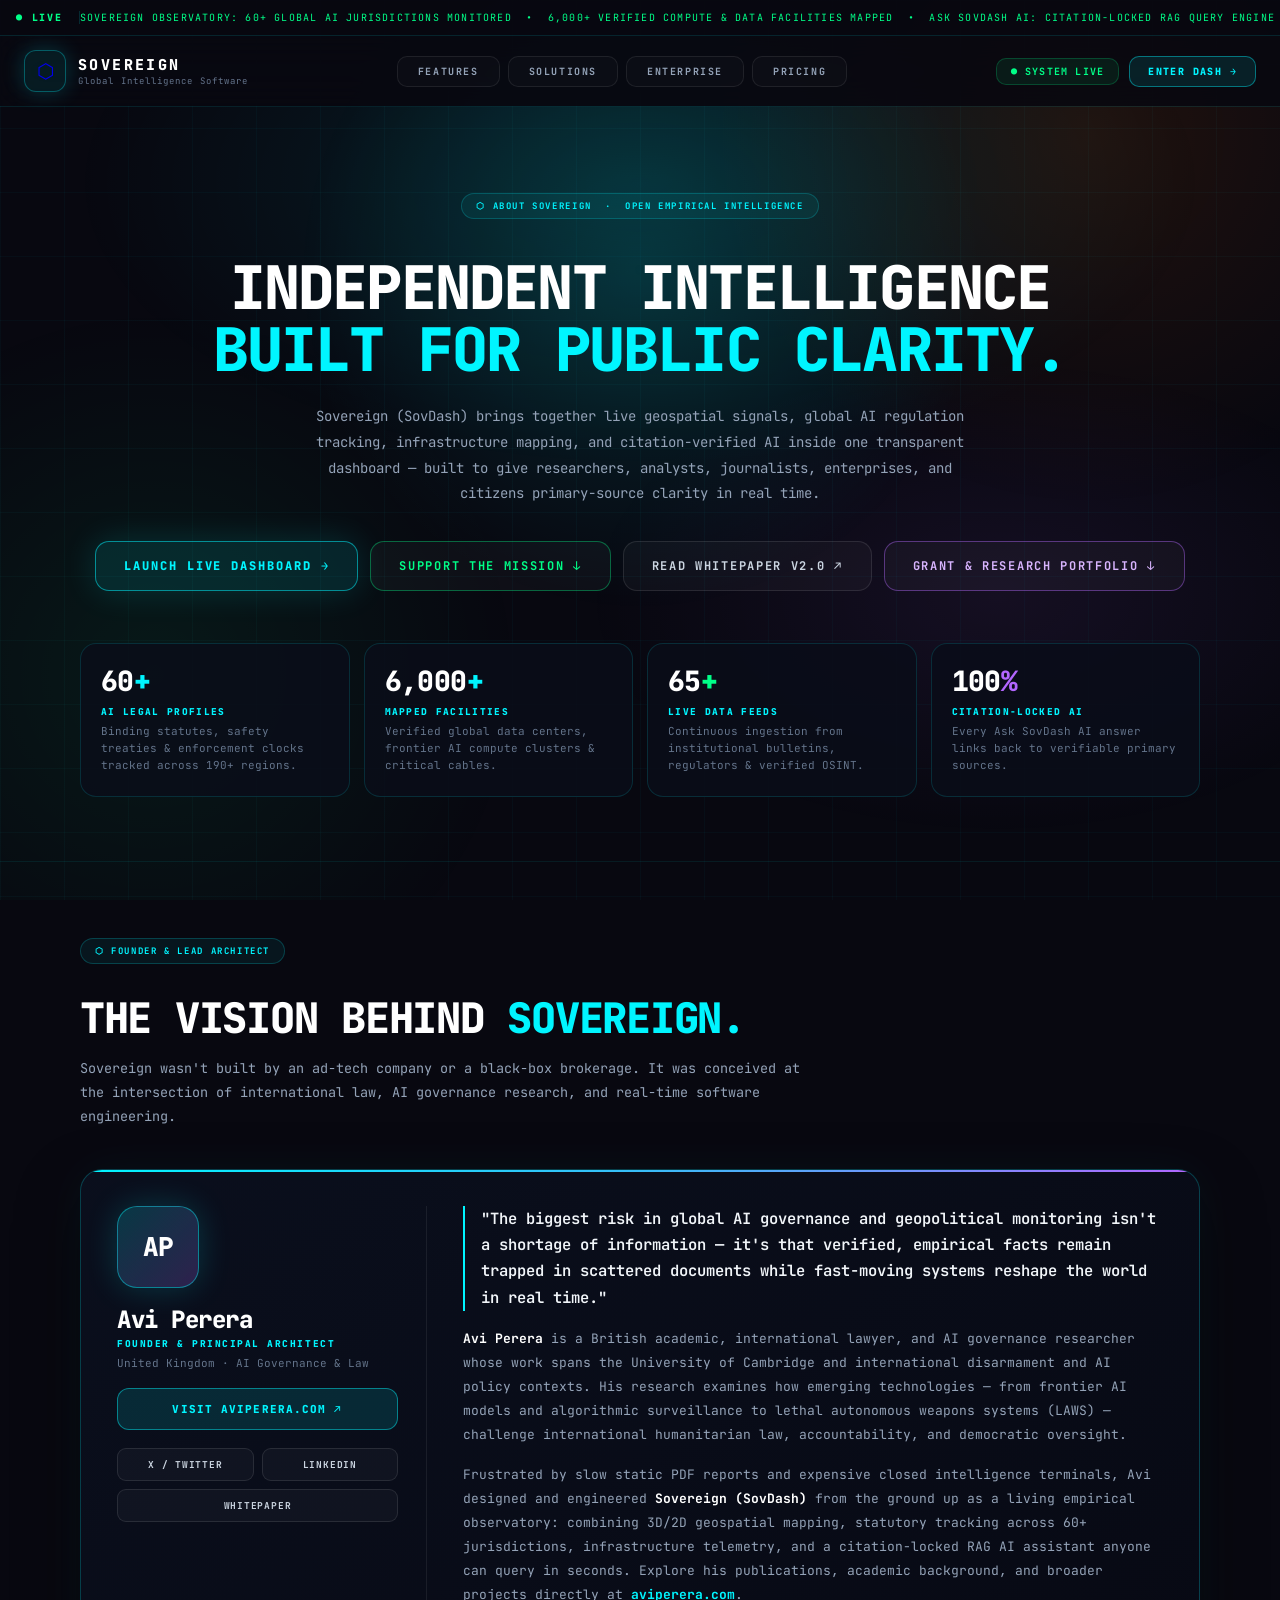
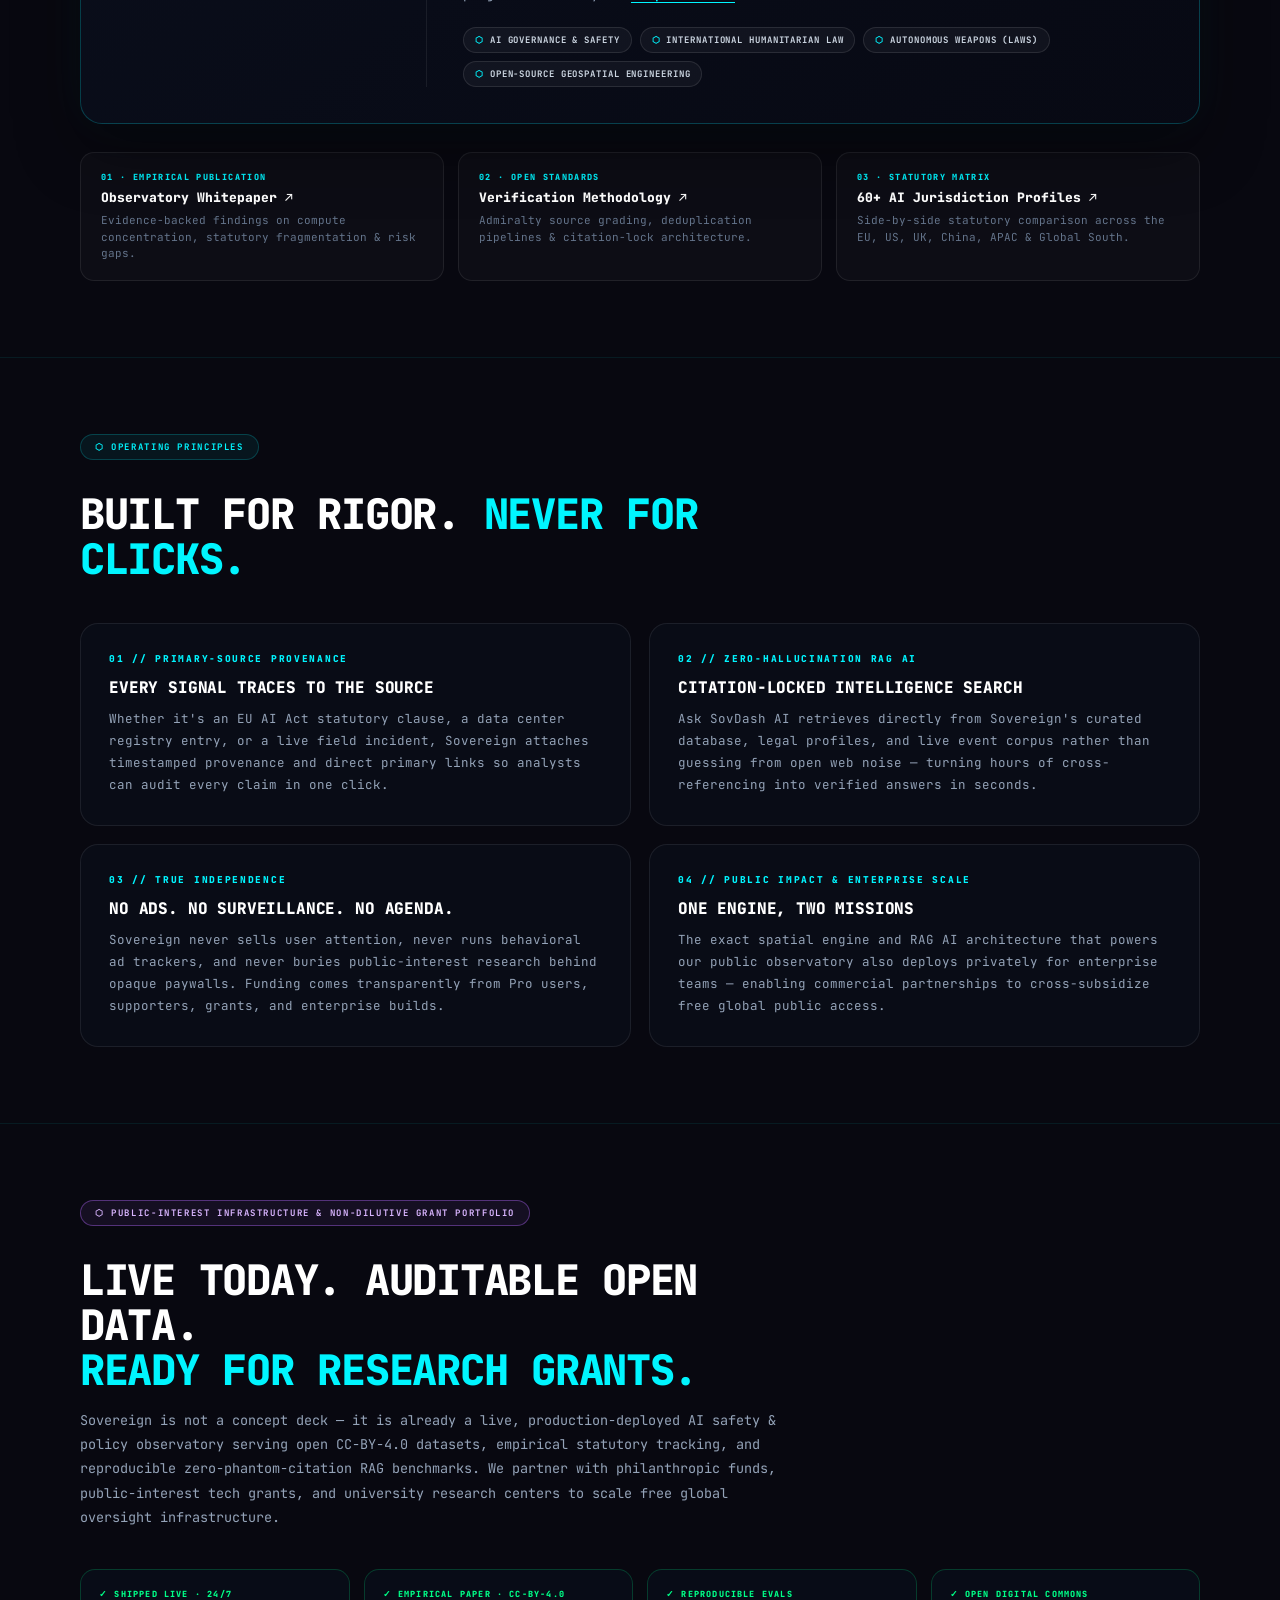
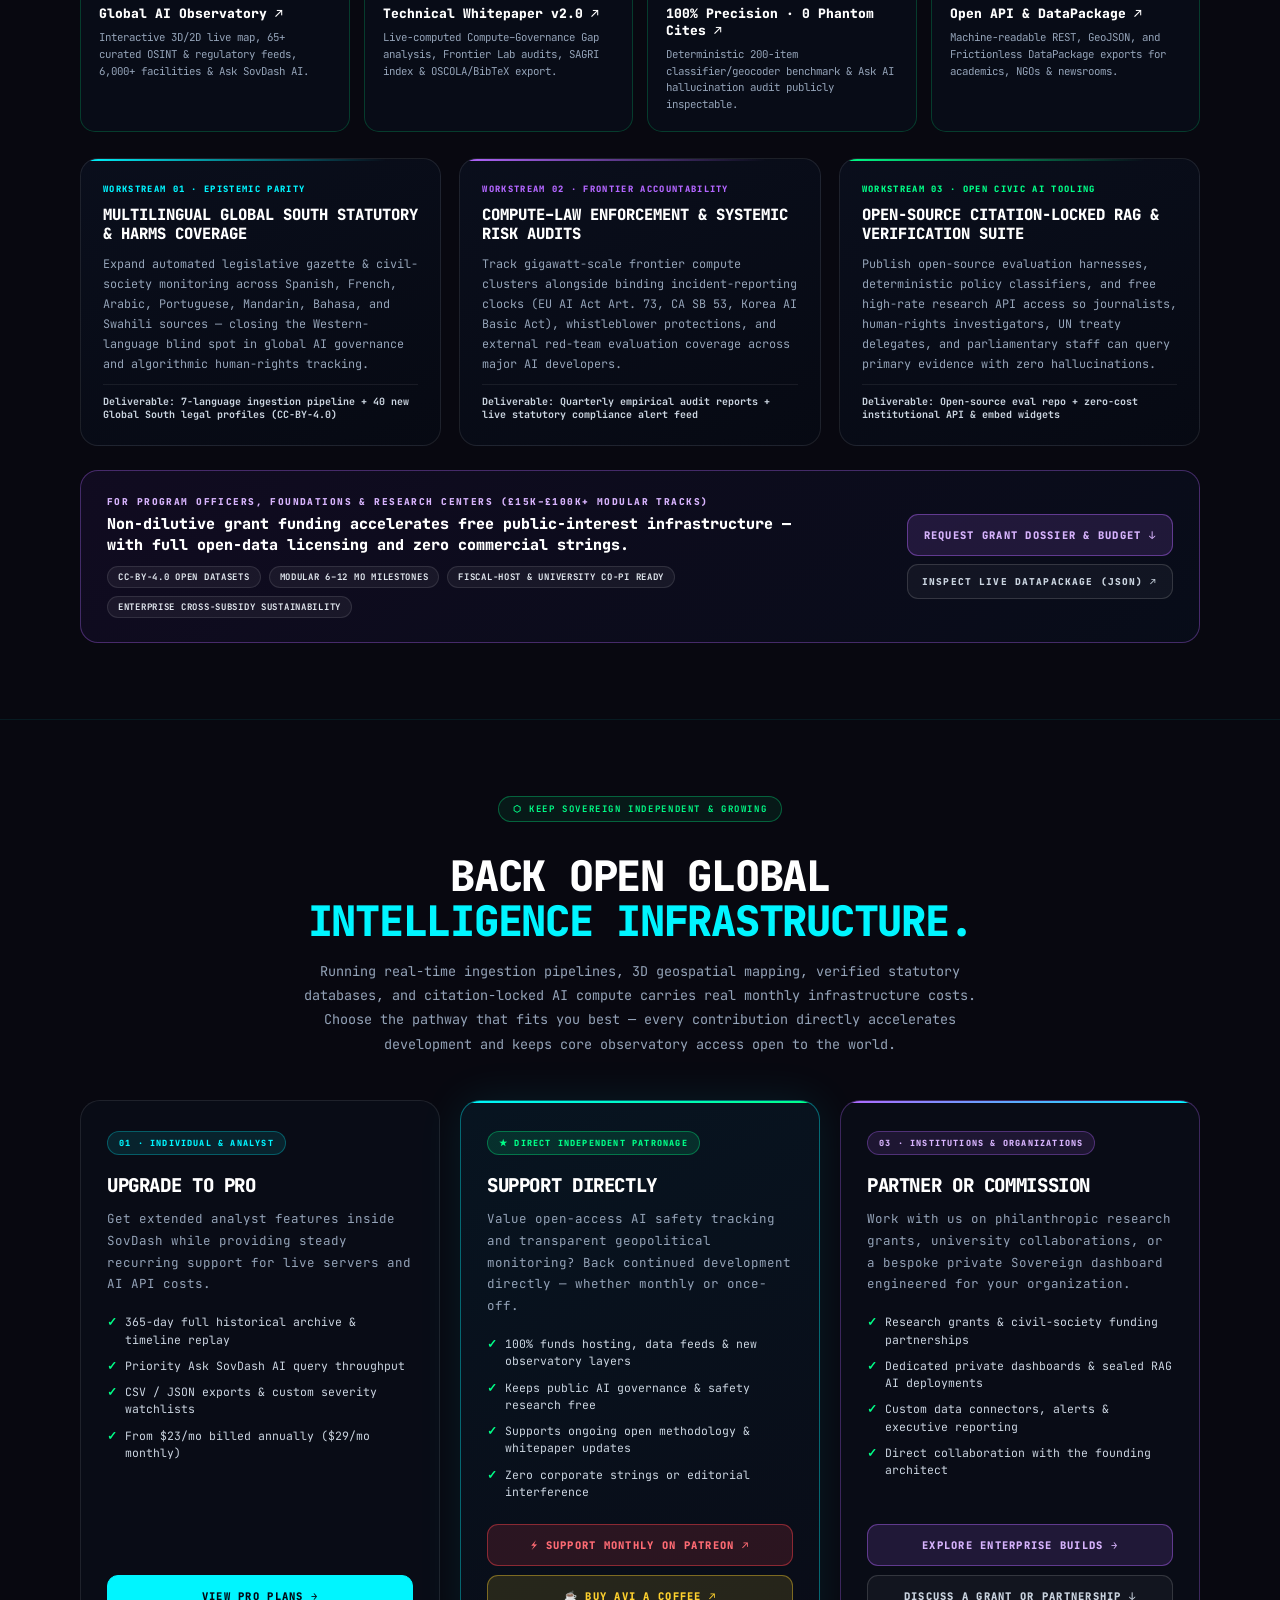
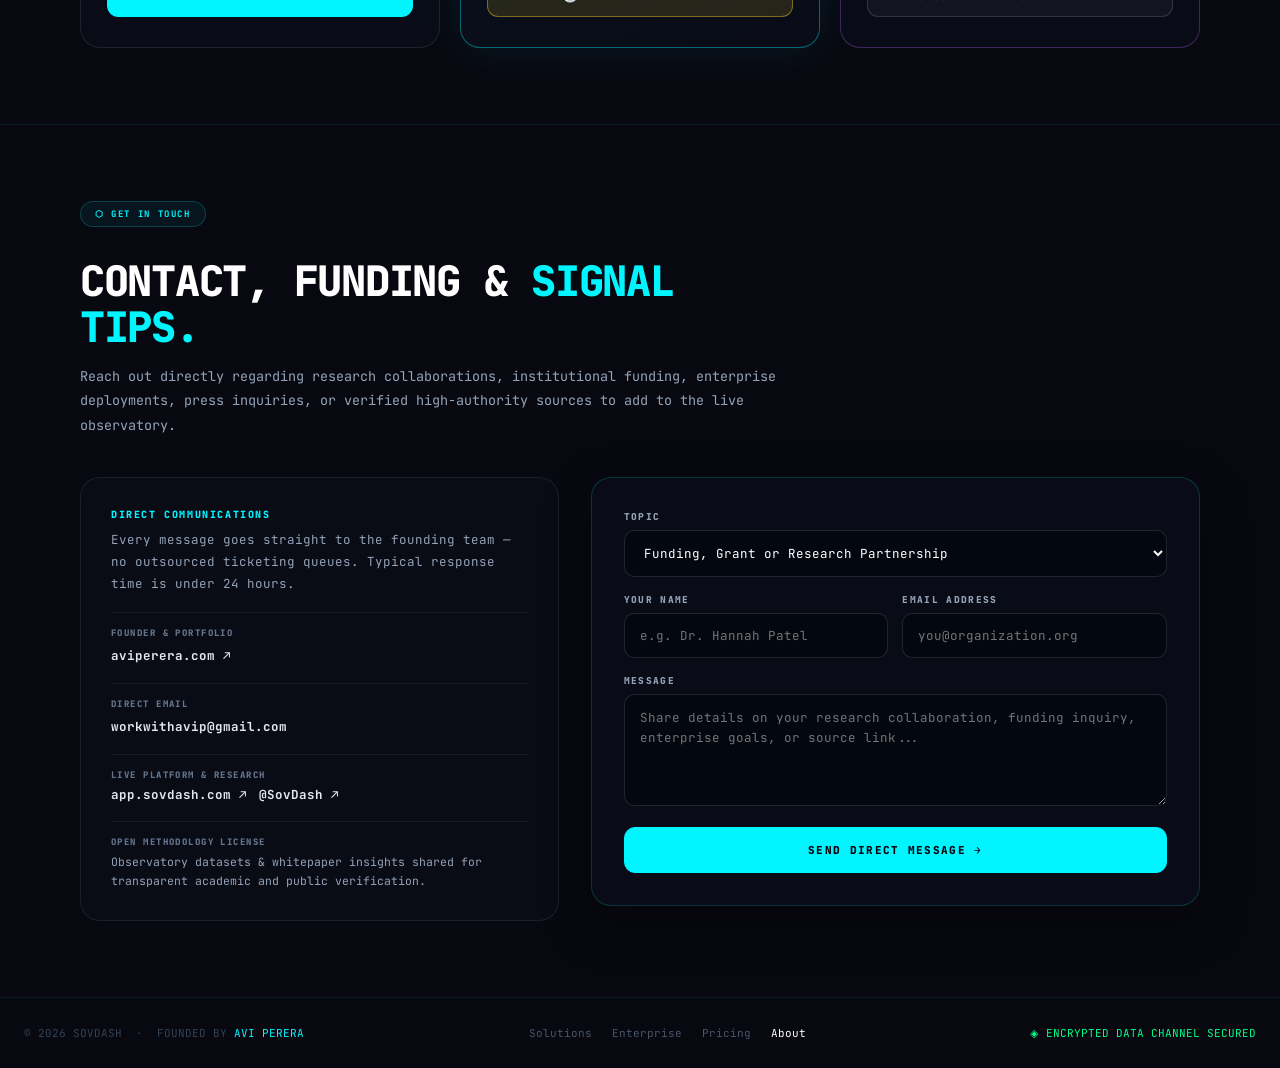
<file: about.html>
<!DOCTYPE html>
<html lang="en">

<head>
  <meta charset="UTF-8" />
  <meta name="viewport" content="width=device-width, initial-scale=1.0" />
  <title>About Sovereign — Mission, Founder &amp; Independent Support | SovDash</title>
  <meta name="description"
    content="Meet Avi Perera and learn why Sovereign (SovDash) was built: independent real-time global intelligence, empirical AI governance research, citation-verified RAG AI, and how to support open public clarity." />

  <!-- OpenGraph -->
  <meta property="og:type" content="website" />
  <meta property="og:url" content="https://sovdash.com/about.html" />
  <meta property="og:title" content="About Sovereign — Independent Global Intelligence &amp; AI Governance" />
  <meta property="og:description"
    content="Founded by Avi Perera (aviperera.com). Explore Sovereign's mission, empirical standards, open methodology, and how to support independent global intelligence." />
  <meta property="og:image" content="https://sovdash.com/images/og-card.png" />

  <!-- Twitter -->
  <meta property="twitter:card" content="summary_large_image" />
  <meta property="twitter:title" content="About Sovereign — Mission, Founder &amp; Support" />
  <meta property="twitter:description"
    content="Independent global intelligence, AI governance tracking, and citation-locked RAG AI — built by Avi Perera." />

  <!-- Favicon -->
  <link rel="icon"
    href="data:image/svg+xml,<svg xmlns=%22http://www.w3.org/2000/svg%22 viewBox=%220 0 100 100%22><text y=%22.9em%22 font-size=%2290%22 fill=%22%2300f5ff%22>⬡</text></svg>" />

  <!-- Fonts -->
  <link rel="preconnect" href="https://fonts.googleapis.com" />
  <link rel="preconnect" href="https://fonts.gstatic.com" crossorigin />
  <link href="https://fonts.googleapis.com/css2?family=JetBrains+Mono:wght@400;600;700;800&display=swap"
    rel="stylesheet" />

  <!-- Stylesheets -->
  <link rel="stylesheet" href="css/base.css?v=20261128" />
  <link rel="stylesheet" href="css/nav.css?v=20261128" />
  <link rel="stylesheet" href="css/sections.css?v=20261128" />
  <link rel="stylesheet" href="css/components.css?v=20261128" />
  <link rel="stylesheet" href="css/footer.css?v=20261128" />
  <link rel="stylesheet" href="css/transitions.css?v=20261128" />

  <style>
    /* ── ABOUT PAGE PREMIUM EDITORIAL & TRUST ARCHITECTURE ── */
    .ab-hero {
      position: relative;
      z-index: 10;
      padding: 86px 24px 64px;
      text-align: center;
      overflow: hidden;
    }

    .ab-hero-glow {
      position: absolute;
      inset: 0;
      pointer-events: none;
      background:
        radial-gradient(ellipse 68% 58% at 50% 10%, rgba(0, 245, 255, 0.10) 0%, transparent 65%),
        radial-gradient(ellipse 46% 45% at 78% 65%, rgba(179, 102, 255, 0.08) 0%, transparent 70%);
    }

    .ab-inner {
      max-width: 1120px;
      margin: 0 auto;
      position: relative;
      z-index: 2;
    }

    .ab-h1 {
      font-size: clamp(32px, 5vw, 60px);
      font-weight: 800;
      line-height: 1.04;
      letter-spacing: -0.03em;
      text-transform: uppercase;
      color: #fff;
      margin: 22px auto 0;
      max-width: 900px;
    }

    .ab-lead {
      font-size: 14px;
      color: #94a3b8;
      line-height: 1.85;
      max-width: 680px;
      margin: 22px auto 0;
    }

    .ab-hero-actions {
      display: flex;
      justify-content: center;
      flex-wrap: wrap;
      gap: 12px;
      margin-top: 34px;
    }

    /* ── VERIFIED SCALE METRICS STRIP ── */
    .ab-metrics-bar {
      display: grid;
      grid-template-columns: repeat(4, minmax(0, 1fr));
      gap: 14px;
      margin-top: 52px;
      text-align: left;
    }

    .ab-metric-card {
      padding: 22px 20px;
      border-radius: 16px;
      background: rgba(10, 14, 26, 0.84);
      border: 1px solid rgba(0, 245, 255, 0.14);
      transition: border-color 0.25s, transform 0.25s;
    }

    .ab-metric-card:hover {
      border-color: rgba(0, 245, 255, 0.34);
      transform: translateY(-2px);
    }

    .ab-metric-val {
      font-size: 28px;
      font-weight: 800;
      letter-spacing: -0.02em;
      color: #fff;
      line-height: 1.1;
    }

    .ab-metric-label {
      font-size: 9.5px;
      font-weight: 800;
      letter-spacing: 0.14em;
      text-transform: uppercase;
      color: var(--cyan);
      margin-top: 8px;
    }

    .ab-metric-sub {
      font-size: 11px;
      color: #64748b;
      line-height: 1.55;
      margin-top: 5px;
    }

    /* ── SECTION SHELL ── */
    .ab-section {
      position: relative;
      z-index: 10;
      padding: 76px 24px;
      border-top: 1px solid rgba(0, 245, 255, 0.08);
      scroll-margin-top: 86px;
    }

    .ab-section-head {
      max-width: 720px;
      margin-bottom: 40px;
    }

    .ab-section-head.centered {
      text-align: center;
      margin: 0 auto 44px;
    }

    .ab-h2 {
      font-size: clamp(24px, 3.4vw, 42px);
      font-weight: 800;
      line-height: 1.08;
      letter-spacing: -0.03em;
      text-transform: uppercase;
      color: #fff;
      margin-top: 16px;
    }

    .ab-sub {
      font-size: 13.5px;
      color: #94a3b8;
      line-height: 1.8;
      margin-top: 14px;
    }

    /* ── FOUNDER DOSSIER CARD (AVI PERERA) ── */
    .founder-card {
      display: grid;
      grid-template-columns: 310px minmax(0, 1fr);
      gap: 36px;
      padding: 36px;
      border-radius: 22px;
      background: linear-gradient(145deg, rgba(11, 16, 30, 0.92) 0%, rgba(8, 10, 20, 0.92) 100%);
      border: 1px solid rgba(0, 245, 255, 0.22);
      box-shadow: 0 24px 64px rgba(0, 0, 0, 0.45), 0 0 50px rgba(0, 245, 255, 0.05);
      position: relative;
      overflow: hidden;
    }

    .founder-card::before {
      content: '';
      position: absolute;
      top: 0;
      left: 0;
      right: 0;
      height: 2px;
      background: linear-gradient(90deg, var(--cyan), #38bdf8, var(--purple));
    }

    .founder-aside {
      display: flex;
      flex-direction: column;
      align-items: flex-start;
      gap: 18px;
      padding-right: 28px;
      border-right: 1px solid rgba(255, 255, 255, 0.07);
    }

    .founder-crest {
      width: 82px;
      height: 82px;
      border-radius: 20px;
      background: linear-gradient(135deg, rgba(0, 245, 255, 0.18), rgba(179, 102, 255, 0.22));
      border: 1px solid rgba(0, 245, 255, 0.42);
      display: flex;
      align-items: center;
      justify-content: center;
      font-size: 26px;
      font-weight: 800;
      color: #fff;
      letter-spacing: -0.02em;
      box-shadow: 0 0 32px rgba(0, 245, 255, 0.18);
    }

    .founder-name {
      font-size: 24px;
      font-weight: 800;
      color: #fff;
      letter-spacing: -0.02em;
      line-height: 1.15;
    }

    .founder-role {
      font-size: 9.5px;
      font-weight: 800;
      letter-spacing: 0.16em;
      text-transform: uppercase;
      color: var(--cyan);
      margin-top: 4px;
    }

    .founder-loc {
      font-size: 11px;
      color: #64748b;
      margin-top: 6px;
    }

    .founder-web-cta {
      display: inline-flex;
      align-items: center;
      justify-content: center;
      gap: 8px;
      width: 100%;
      padding: 13px 16px;
      border-radius: 12px;
      background: rgba(0, 245, 255, 0.12);
      border: 1px solid rgba(0, 245, 255, 0.44);
      color: var(--cyan);
      font-size: 11px;
      font-weight: 800;
      letter-spacing: 0.1em;
      text-transform: uppercase;
      text-decoration: none;
      transition: background 0.2s, transform 0.2s, box-shadow 0.2s;
    }

    .founder-web-cta:hover {
      background: rgba(0, 245, 255, 0.22);
      transform: translateY(-1px);
      box-shadow: 0 8px 24px rgba(0, 245, 255, 0.18);
    }

    .founder-links-row {
      display: flex;
      flex-wrap: wrap;
      gap: 8px;
      width: 100%;
    }

    .founder-mini-link {
      flex: 1;
      min-width: 90px;
      text-align: center;
      padding: 9px 10px;
      border-radius: 9px;
      border: 1px solid rgba(255, 255, 255, 0.10);
      background: rgba(255, 255, 255, 0.03);
      color: #cbd5e1;
      font-size: 9.5px;
      font-weight: 700;
      letter-spacing: 0.08em;
      text-transform: uppercase;
      text-decoration: none;
      transition: border-color 0.2s, color 0.2s, background 0.2s;
    }

    .founder-mini-link:hover {
      border-color: rgba(0, 245, 255, 0.4);
      color: #fff;
      background: rgba(0, 245, 255, 0.08);
    }

    .founder-bio {
      display: flex;
      flex-direction: column;
      justify-content: center;
      gap: 16px;
    }

    .founder-quote {
      font-size: 15.5px;
      line-height: 1.7;
      color: #f1f5f9;
      font-weight: 600;
      padding-left: 16px;
      border-left: 2px solid var(--cyan);
    }

    .founder-body {
      font-size: 13px;
      line-height: 1.85;
      color: #94a3b8;
    }

    .founder-tags {
      display: flex;
      flex-wrap: wrap;
      gap: 8px;
      margin-top: 4px;
    }

    .founder-tag {
      padding: 6px 11px;
      border-radius: 999px;
      font-size: 9px;
      font-weight: 700;
      letter-spacing: 0.1em;
      text-transform: uppercase;
      color: #cbd5e1;
      background: rgba(255, 255, 255, 0.04);
      border: 1px solid rgba(255, 255, 255, 0.10);
    }

    .founder-tag b {
      color: var(--cyan);
    }

    /* ── 4 OPERATING PRINCIPLES GRID ── */
    .principles-grid {
      display: grid;
      grid-template-columns: repeat(2, minmax(0, 1fr));
      gap: 18px;
    }

    .principle-card {
      padding: 28px;
      border-radius: 18px;
      background: rgba(11, 14, 24, 0.80);
      border: 1px solid rgba(255, 255, 255, 0.08);
      transition: border-color 0.25s, transform 0.25s;
    }

    .principle-card:hover {
      border-color: rgba(0, 245, 255, 0.30);
      transform: translateY(-2px);
    }

    .principle-num {
      font-size: 9.5px;
      font-weight: 800;
      letter-spacing: 0.18em;
      text-transform: uppercase;
      color: var(--cyan);
      margin-bottom: 12px;
    }

    .principle-card h3 {
      font-size: 16px;
      font-weight: 800;
      color: #fff;
      text-transform: uppercase;
      letter-spacing: -0.01em;
      margin-bottom: 10px;
    }

    .principle-card p {
      font-size: 12.5px;
      color: #94a3b8;
      line-height: 1.78;
    }

    /* ── GRANT & PUBLIC-INTEREST PORTFOLIO SECTION ── */
    .grant-proof-grid {
      display: grid;
      grid-template-columns: repeat(4, minmax(0, 1fr));
      gap: 14px;
      margin-bottom: 26px;
    }

    .grant-proof-card {
      display: flex;
      flex-direction: column;
      gap: 6px;
      padding: 18px;
      border-radius: 15px;
      background: rgba(8, 13, 25, 0.88);
      border: 1px solid rgba(0, 255, 136, 0.20);
      text-decoration: none;
      transition: border-color 0.22s, transform 0.22s, background 0.22s;
    }

    .grant-proof-card:hover {
      border-color: var(--green);
      background: rgba(0, 255, 136, 0.05);
      transform: translateY(-2px);
    }

    .grant-proof-tag {
      font-size: 8.5px;
      font-weight: 800;
      letter-spacing: 0.14em;
      text-transform: uppercase;
      color: var(--green);
    }

    .grant-proof-title {
      font-size: 13px;
      font-weight: 800;
      color: #fff;
      line-height: 1.3;
    }

    .grant-proof-desc {
      font-size: 10.8px;
      color: #94a3b8;
      line-height: 1.55;
    }

    .grant-tracks-grid {
      display: grid;
      grid-template-columns: repeat(3, minmax(0, 1fr));
      gap: 18px;
      margin-bottom: 24px;
    }

    .grant-track-card {
      padding: 24px 22px;
      border-radius: 18px;
      background: linear-gradient(155deg, rgba(11, 16, 30, 0.90), rgba(7, 10, 19, 0.94));
      border: 1px solid rgba(255, 255, 255, 0.09);
      display: flex;
      flex-direction: column;
      gap: 10px;
      position: relative;
      overflow: hidden;
    }

    .grant-track-card::before {
      content: '';
      position: absolute;
      top: 0;
      left: 0;
      right: 0;
      height: 2px;
      background: linear-gradient(90deg, var(--gt-col, var(--cyan)), transparent 85%);
    }

    .grant-track-num {
      font-size: 8.8px;
      font-weight: 800;
      letter-spacing: 0.15em;
      text-transform: uppercase;
      color: var(--gt-col, var(--cyan));
    }

    .grant-track-card h3 {
      font-size: 15.5px;
      font-weight: 800;
      color: #fff;
      text-transform: uppercase;
      line-height: 1.25;
    }

    .grant-track-card p {
      font-size: 11.8px;
      color: #94a3b8;
      line-height: 1.7;
      flex: 1;
    }

    .grant-track-meta {
      padding-top: 10px;
      border-top: 1px solid rgba(255, 255, 255, 0.07);
      font-size: 10px;
      font-weight: 700;
      color: #cbd5e1;
    }

    .grant-banner {
      display: flex;
      align-items: center;
      justify-content: space-between;
      gap: 20px;
      flex-wrap: wrap;
      padding: 24px 26px;
      border-radius: 18px;
      border: 1px solid rgba(179, 102, 255, 0.34);
      background: linear-gradient(145deg, rgba(18, 12, 34, 0.92), rgba(8, 13, 25, 0.94));
    }

    .grant-banner-pills {
      display: flex;
      flex-wrap: wrap;
      gap: 8px;
      margin-top: 10px;
    }

    .grant-banner-pill {
      padding: 4px 10px;
      border-radius: 999px;
      background: rgba(255, 255, 255, 0.05);
      border: 1px solid rgba(255, 255, 255, 0.10);
      font-size: 9px;
      font-weight: 700;
      color: #e2e8f0;
      letter-spacing: 0.08em;
      text-transform: uppercase;
    }

    /* ── SUPPORT INDEPENDENT INTELLIGENCE SECTION ── */
    .support-grid {
      display: grid;
      grid-template-columns: repeat(3, minmax(0, 1fr));
      gap: 20px;
      align-items: stretch;
    }

    .support-card {
      display: flex;
      flex-direction: column;
      padding: 30px 26px;
      border-radius: 20px;
      background: rgba(10, 13, 24, 0.86);
      border: 1px solid rgba(255, 255, 255, 0.09);
      position: relative;
      overflow: hidden;
      transition: border-color 0.25s, transform 0.25s;
    }

    .support-card:hover {
      transform: translateY(-3px);
    }

    .support-card.featured {
      border-color: rgba(0, 245, 255, 0.38);
      background: linear-gradient(155deg, rgba(8, 22, 34, 0.92) 0%, rgba(10, 13, 24, 0.92) 100%);
      box-shadow: 0 0 46px rgba(0, 245, 255, 0.09);
    }

    .support-card.featured::before {
      content: '';
      position: absolute;
      top: 0;
      left: 0;
      right: 0;
      height: 2px;
      background: linear-gradient(90deg, var(--cyan), #00ff88);
    }

    .support-card.institutional {
      border-color: rgba(179, 102, 255, 0.30);
    }

    .support-card.institutional::before {
      content: '';
      position: absolute;
      top: 0;
      left: 0;
      right: 0;
      height: 2px;
      background: linear-gradient(90deg, var(--purple), var(--cyan));
    }

    .support-pill {
      display: inline-flex;
      align-items: center;
      gap: 6px;
      width: max-content;
      padding: 5px 11px;
      border-radius: 999px;
      font-size: 8.5px;
      font-weight: 800;
      letter-spacing: 0.14em;
      text-transform: uppercase;
      margin-bottom: 18px;
    }

    .support-card h3 {
      font-size: 19px;
      font-weight: 800;
      color: #fff;
      text-transform: uppercase;
      letter-spacing: -0.02em;
      margin-bottom: 10px;
    }

    .support-card p {
      font-size: 12.5px;
      color: #94a3b8;
      line-height: 1.75;
      margin-bottom: 18px;
    }

    .support-list {
      list-style: none;
      padding: 0;
      margin: 0 0 24px;
      display: flex;
      flex-direction: column;
      gap: 9px;
      flex: 1;
    }

    .support-list li {
      font-size: 11.5px;
      color: #cbd5e1;
      line-height: 1.5;
      display: flex;
      align-items: flex-start;
      gap: 8px;
    }

    .support-list li span.chk {
      color: var(--green);
      font-weight: 800;
      flex-shrink: 0;
    }

    .support-btn-stack {
      display: flex;
      flex-direction: column;
      gap: 9px;
      margin-top: auto;
    }

    .support-btn {
      display: inline-flex;
      align-items: center;
      justify-content: center;
      gap: 7px;
      width: 100%;
      padding: 13px 16px;
      border-radius: 11px;
      font-family: inherit;
      font-size: 10.5px;
      font-weight: 800;
      letter-spacing: 0.12em;
      text-transform: uppercase;
      text-decoration: none;
      cursor: pointer;
      transition: background 0.2s, border-color 0.2s, transform 0.2s;
    }

    .support-btn:hover {
      transform: translateY(-1px);
    }

    .support-btn.cyan {
      background: var(--cyan);
      color: #030712;
      border: 1px solid var(--cyan);
    }

    .support-btn.cyan:hover {
      background: #4df8ff;
    }

    .support-btn.patreon {
      background: rgba(255, 66, 77, 0.14);
      border: 1px solid rgba(255, 66, 77, 0.45);
      color: #ff6b74;
    }

    .support-btn.patreon:hover {
      background: rgba(255, 66, 77, 0.24);
      color: #fff;
    }

    .support-btn.coffee {
      background: rgba(255, 210, 46, 0.12);
      border: 1px solid rgba(255, 210, 46, 0.40);
      color: #ffd22e;
    }

    .support-btn.coffee:hover {
      background: rgba(255, 210, 46, 0.22);
      color: #fff;
    }

    .support-btn.purple {
      background: rgba(179, 102, 255, 0.14);
      border: 1px solid rgba(179, 102, 255, 0.44);
      color: #d8b4fe;
    }

    .support-btn.purple:hover {
      background: rgba(179, 102, 255, 0.24);
      color: #fff;
    }

    .support-btn.ghost {
      background: rgba(255, 255, 255, 0.04);
      border: 1px solid rgba(255, 255, 255, 0.14);
      color: #cbd5e1;
    }

    .support-btn.ghost:hover {
      border-color: rgba(0, 245, 255, 0.42);
      color: #fff;
    }

    /* ── OPEN METHODOLOGY & RESEARCH LINKS STRIP ── */
    .research-strip {
      display: grid;
      grid-template-columns: repeat(3, minmax(0, 1fr));
      gap: 14px;
      margin-top: 28px;
    }

    .research-link-card {
      display: flex;
      flex-direction: column;
      gap: 6px;
      padding: 18px 20px;
      border-radius: 14px;
      background: rgba(255, 255, 255, 0.025);
      border: 1px solid rgba(255, 255, 255, 0.08);
      text-decoration: none;
      transition: border-color 0.2s, background 0.2s, transform 0.2s;
    }

    .research-link-card:hover {
      border-color: rgba(0, 245, 255, 0.36);
      background: rgba(0, 245, 255, 0.05);
      transform: translateY(-2px);
    }

    .research-link-kicker {
      font-size: 8.5px;
      font-weight: 800;
      letter-spacing: 0.16em;
      text-transform: uppercase;
      color: var(--cyan);
    }

    .research-link-title {
      font-size: 13px;
      font-weight: 800;
      color: #fff;
    }

    .research-link-sub {
      font-size: 11px;
      color: #64748b;
      line-height: 1.5;
    }

    /* ── DIRECT CONTACT & SIGNAL TIP SECTION ── */
    .contact-grid {
      display: grid;
      grid-template-columns: minmax(0, 0.88fr) minmax(0, 1.12fr);
      gap: 32px;
      align-items: start;
    }

    .contact-info-box {
      padding: 30px;
      border-radius: 20px;
      background: rgba(10, 13, 24, 0.82);
      border: 1px solid rgba(255, 255, 255, 0.08);
      display: flex;
      flex-direction: column;
      gap: 18px;
    }

    .contact-row {
      padding-top: 14px;
      border-top: 1px solid rgba(255, 255, 255, 0.06);
    }

    .contact-row-label {
      font-size: 9px;
      font-weight: 800;
      letter-spacing: 0.16em;
      text-transform: uppercase;
      color: #64748b;
      margin-bottom: 5px;
    }

    .contact-row-val {
      font-size: 12.5px;
      color: #e2e8f0;
      font-weight: 700;
      text-decoration: none;
    }

    .contact-row-val:hover {
      color: var(--cyan);
    }

    .contact-form-card {
      padding: 32px;
      border-radius: 20px;
      background: rgba(10, 13, 24, 0.86);
      border: 1px solid rgba(0, 245, 255, 0.18);
      box-shadow: 0 18px 48px rgba(0, 0, 0, 0.35);
    }

    .ab-field {
      margin-bottom: 16px;
    }

    .ab-label {
      display: block;
      font-size: 9.5px;
      font-weight: 800;
      letter-spacing: 0.14em;
      text-transform: uppercase;
      color: #94a3b8;
      margin-bottom: 7px;
    }

    .ab-input,
    .ab-select,
    .ab-textarea {
      width: 100%;
      padding: 13px 15px;
      border-radius: 10px;
      border: 1px solid rgba(255, 255, 255, 0.12);
      background: rgba(4, 7, 15, 0.90);
      color: #fff;
      font-family: inherit;
      font-size: 12.5px;
      outline: none;
      transition: border-color 0.2s, box-shadow 0.2s;
    }

    .ab-input:focus,
    .ab-select:focus,
    .ab-textarea:focus {
      border-color: var(--cyan);
      box-shadow: 0 0 0 3px rgba(0, 245, 255, 0.10);
    }

    .ab-textarea {
      resize: vertical;
      min-height: 112px;
      line-height: 1.65;
    }

    .ab-field-row {
      display: grid;
      grid-template-columns: 1fr 1fr;
      gap: 14px;
    }

    .ab-form-status {
      display: none;
      margin-top: 16px;
      padding: 14px 16px;
      border-radius: 11px;
      border: 1px solid rgba(0, 255, 136, 0.28);
      background: rgba(0, 255, 136, 0.06);
      font-size: 11.5px;
      line-height: 1.65;
    }

    /* ── RESPONSIVE ── */
    @media (max-width: 960px) {
      .ab-metrics-bar,
      .grant-proof-grid {
        grid-template-columns: repeat(2, minmax(0, 1fr));
      }
      .founder-card {
        grid-template-columns: 1fr;
        gap: 26px;
        padding: 26px;
      }
      .founder-aside {
        padding-right: 0;
        padding-bottom: 22px;
        border-right: none;
        border-bottom: 1px solid rgba(255, 255, 255, 0.08);
      }
      .support-grid,
      .grant-tracks-grid,
      .research-strip,
      .contact-grid {
        grid-template-columns: 1fr;
      }
    }

    @media (max-width: 640px) {
      .ab-hero {
        padding: 64px 18px 46px;
      }
      .ab-section {
        padding: 56px 18px;
      }
      .ab-metrics-bar,
      .grant-proof-grid,
      .principles-grid,
      .ab-field-row {
        grid-template-columns: 1fr;
      }
      .contact-form-card,
      .contact-info-box {
        padding: 22px;
      }
    }
  </style>
</head>

<body>

  <div class="bg-grid"></div>

  <!-- TICKER -->
  <div class="ticker-bar">
    <div class="ticker-label">● LIVE</div>
    <div class="ticker-track">
      <span class="ticker-inner">
        SOVEREIGN OBSERVATORY: 60+ GLOBAL AI JURISDICTIONS MONITORED &nbsp;•&nbsp;
        6,000+ VERIFIED COMPUTE &amp; DATA FACILITIES MAPPED &nbsp;•&nbsp;
        ASK SOVDASH AI: CITATION-LOCKED RAG QUERY ENGINE ACTIVE &nbsp;•&nbsp;
        65+ AUTHORITATIVE OSINT &amp; RESEARCH FEEDS INGESTED IN REAL TIME &nbsp;•&nbsp;
        FOUNDED BY AVI PERERA · AVIPERERA.COM &nbsp;•&nbsp;
        SOVEREIGN OBSERVATORY: 60+ GLOBAL AI JURISDICTIONS MONITORED &nbsp;•&nbsp;
        6,000+ VERIFIED COMPUTE &amp; DATA FACILITIES MAPPED &nbsp;•&nbsp;
        ASK SOVDASH AI: CITATION-LOCKED RAG QUERY ENGINE ACTIVE &nbsp;•&nbsp;
      </span>
    </div>
  </div>

  <!-- NAV -->
  <nav>
    <div class="nav-inner">
      <a href="index.html" class="logo">
        <div class="logo-icon">⬡</div>
        <div class="logo-text">
          <div class="logo-title">SOVEREIGN</div>
          <div class="logo-sub">Global Intelligence Software</div>
        </div>
      </a>

      <button class="nav-hamburger" aria-label="Open menu" aria-expanded="false">
        <span></span><span></span><span></span>
      </button>

      <div class="nav-tabs">
        <a href="index.html#features" class="nav-tab">Features</a>
        <a href="solutions.html" class="nav-tab">Solutions</a>
        <a href="enterprise.html" class="nav-tab">Enterprise</a>
        <a href="pricing.html" class="nav-tab">Pricing</a>
      </div>

      <div class="nav-right">
        <div class="live-badge">● SYSTEM LIVE</div>
        <a href="https://app.sovdash.com/" target="_blank" rel="noopener noreferrer" class="btn-cta-small">Enter Dash →</a>
      </div>
    </div>

    <div class="nav-drawer" aria-hidden="true">
      <a href="index.html#features" class="nav-drawer-tab">Features</a>
      <a href="solutions.html" class="nav-drawer-tab">Solutions</a>
      <a href="enterprise.html" class="nav-drawer-tab">Enterprise</a>
      <a href="pricing.html" class="nav-drawer-tab">Pricing</a>
      <a href="https://app.sovdash.com/" target="_blank" rel="noopener noreferrer" class="nav-drawer-tab"
        style="color: var(--cyan); border-color: rgba(0,245,255,0.3);">Enter Dash →</a>
    </div>
  </nav>

  <!-- HERO -->
  <section class="ab-hero">
    <div class="ab-hero-glow"></div>
    <div class="ab-inner">
      <div class="section-badge">⬡ About Sovereign &nbsp;·&nbsp; Open Empirical Intelligence</div>
      <h1 class="ab-h1">
        Independent Intelligence<br />
        <span style="color:var(--cyan);">Built for Public Clarity.</span>
      </h1>
      <p class="ab-lead">
        Sovereign (SovDash) brings together live geospatial signals, global AI regulation tracking, infrastructure
        mapping, and citation-verified AI inside one transparent dashboard — built to give researchers, analysts,
        journalists, enterprises, and citizens primary-source clarity in real time.
      </p>

      <div class="ab-hero-actions">
        <a href="https://app.sovdash.com/" target="_blank" rel="noopener noreferrer" class="btn-primary">
          Launch Live Dashboard →
        </a>
        <a href="#support" class="btn-secondary" style="border-color:rgba(0,255,136,0.36);color:#00ff88;">
          Support the Mission ↓
        </a>
        <a href="https://app.sovdash.com/whitepaper" target="_blank" rel="noopener noreferrer" class="btn-secondary">
          Read Whitepaper v2.0 ↗
        </a>
        <a href="#grants" class="btn-secondary" style="border-color:rgba(179,102,255,0.42);color:#d8b4fe;">
          Grant &amp; Research Portfolio ↓
        </a>
      </div>

      <!-- Verified Scale Metrics -->
      <div class="ab-metrics-bar">
        <div class="ab-metric-card">
          <div class="ab-metric-val">60<span style="color:var(--cyan);">+</span></div>
          <div class="ab-metric-label">AI Legal Profiles</div>
          <div class="ab-metric-sub">Binding statutes, safety treaties &amp; enforcement clocks tracked across 190+ regions.</div>
        </div>
        <div class="ab-metric-card">
          <div class="ab-metric-val">6,000<span style="color:var(--cyan);">+</span></div>
          <div class="ab-metric-label">Mapped Facilities</div>
          <div class="ab-metric-sub">Verified global data centers, frontier AI compute clusters &amp; critical cables.</div>
        </div>
        <div class="ab-metric-card">
          <div class="ab-metric-val">65<span style="color:var(--green);">+</span></div>
          <div class="ab-metric-label">Live Data Feeds</div>
          <div class="ab-metric-sub">Continuous ingestion from institutional bulletins, regulators &amp; verified OSINT.</div>
        </div>
        <div class="ab-metric-card">
          <div class="ab-metric-val">100<span style="color:var(--purple);">%</span></div>
          <div class="ab-metric-label">Citation-Locked AI</div>
          <div class="ab-metric-sub">Every Ask SovDash AI answer links back to verifiable primary sources.</div>
        </div>
      </div>
    </div>
  </section>

  <!-- FOUNDER SPOTLIGHT: AVI PERERA -->
  <section class="ab-section" id="founder">
    <div class="ab-inner">
      <div class="ab-section-head">
        <div class="section-badge">⬡ Founder &amp; Lead Architect</div>
        <h2 class="ab-h2">The Vision Behind <span style="color:var(--cyan);">Sovereign.</span></h2>
        <p class="ab-sub">
          Sovereign wasn't built by an ad-tech company or a black-box brokerage. It was conceived at the intersection of
          international law, AI governance research, and real-time software engineering.
        </p>
      </div>

      <div class="founder-card">
        <div class="founder-aside">
          <div class="founder-crest" aria-hidden="true">AP</div>
          <div>
            <div class="founder-name">Avi Perera</div>
            <div class="founder-role">Founder &amp; Principal Architect</div>
            <div class="founder-loc">United Kingdom · AI Governance &amp; Law</div>
          </div>

          <a href="https://aviperera.com" target="_blank" rel="noopener noreferrer" class="founder-web-cta">
            Visit aviperera.com ↗
          </a>

          <div class="founder-links-row">
            <a href="https://x.com/SovDash" target="_blank" rel="noopener noreferrer" class="founder-mini-link">X / Twitter</a>
            <a href="https://www.linkedin.com/company/sovdash" target="_blank" rel="noopener noreferrer" class="founder-mini-link">LinkedIn</a>
            <a href="https://app.sovdash.com/whitepaper" target="_blank" rel="noopener noreferrer" class="founder-mini-link">Whitepaper</a>
          </div>
        </div>

        <div class="founder-bio">
          <blockquote class="founder-quote">
            "The biggest risk in global AI governance and geopolitical monitoring isn't a shortage of information — it's
            that verified, empirical facts remain trapped in scattered documents while fast-moving systems reshape the
            world in real time."
          </blockquote>

          <p class="founder-body">
            <strong style="color:#fff;">Avi Perera</strong> is a British academic, international lawyer, and AI
            governance researcher whose work spans the University of Cambridge and international disarmament and AI
            policy contexts. His research examines how emerging technologies — from frontier AI models and algorithmic
            surveillance to lethal autonomous weapons systems (LAWS) — challenge international humanitarian law,
            accountability, and democratic oversight.
          </p>

          <p class="founder-body">
            Frustrated by slow static PDF reports and expensive closed intelligence terminals, Avi designed and
            engineered <strong style="color:#fff;">Sovereign (SovDash)</strong> from the ground up as a living
            empirical observatory: combining 3D/2D geospatial mapping, statutory tracking across 60+ jurisdictions,
            infrastructure telemetry, and a citation-locked RAG AI assistant anyone can query in seconds. Explore his
            publications, academic background, and broader projects directly at
            <a href="https://aviperera.com" target="_blank" rel="noopener noreferrer"
              style="color:var(--cyan);font-weight:700;text-decoration:underline;text-underline-offset:3px;">aviperera.com</a>.
          </p>

          <div class="founder-tags">
            <span class="founder-tag"><b>⬡</b> AI Governance &amp; Safety</span>
            <span class="founder-tag"><b>⬡</b> International Humanitarian Law</span>
            <span class="founder-tag"><b>⬡</b> Autonomous Weapons (LAWS)</span>
            <span class="founder-tag"><b>⬡</b> Open-Source Geospatial Engineering</span>
          </div>
        </div>
      </div>

      <!-- Direct Open Observatory Links -->
      <div class="research-strip">
        <a href="https://app.sovdash.com/whitepaper" target="_blank" rel="noopener noreferrer" class="research-link-card">
          <span class="research-link-kicker">01 · Empirical Publication</span>
          <span class="research-link-title">Observatory Whitepaper ↗</span>
          <span class="research-link-sub">Evidence-backed findings on compute concentration, statutory fragmentation &amp; risk gaps.</span>
        </a>
        <a href="https://app.sovdash.com/methodology" target="_blank" rel="noopener noreferrer" class="research-link-card">
          <span class="research-link-kicker">02 · Open Standards</span>
          <span class="research-link-title">Verification Methodology ↗</span>
          <span class="research-link-sub">Admiralty source grading, deduplication pipelines &amp; citation-lock architecture.</span>
        </a>
        <a href="https://app.sovdash.com/jurisdictions" target="_blank" rel="noopener noreferrer" class="research-link-card">
          <span class="research-link-kicker">03 · Statutory Matrix</span>
          <span class="research-link-title">60+ AI Jurisdiction Profiles ↗</span>
          <span class="research-link-sub">Side-by-side statutory comparison across the EU, US, UK, China, APAC &amp; Global South.</span>
        </a>
      </div>
    </div>
  </section>

  <!-- 4 OPERATING STANDARDS -->
  <section class="ab-section" id="standards">
    <div class="ab-inner">
      <div class="ab-section-head">
        <div class="section-badge">⬡ Operating Principles</div>
        <h2 class="ab-h2">Built for Rigor. <span style="color:var(--cyan);">Never for Clicks.</span></h2>
      </div>

      <div class="principles-grid">
        <div class="principle-card">
          <div class="principle-num">01 // Primary-Source Provenance</div>
          <h3>Every Signal Traces to the Source</h3>
          <p>
            Whether it's an EU AI Act statutory clause, a data center registry entry, or a live field incident,
            Sovereign attaches timestamped provenance and direct primary links so analysts can audit every claim in
            one click.
          </p>
        </div>

        <div class="principle-card">
          <div class="principle-num">02 // Zero-Hallucination RAG AI</div>
          <h3>Citation-Locked Intelligence Search</h3>
          <p>
            Ask SovDash AI retrieves directly from Sovereign's curated database, legal profiles, and live event corpus
            rather than guessing from open web noise — turning hours of cross-referencing into verified answers in
            seconds.
          </p>
        </div>

        <div class="principle-card">
          <div class="principle-num">03 // True Independence</div>
          <h3>No Ads. No Surveillance. No Agenda.</h3>
          <p>
            Sovereign never sells user attention, never runs behavioral ad trackers, and never buries public-interest
            research behind opaque paywalls. Funding comes transparently from Pro users, supporters, grants, and
            enterprise builds.
          </p>
        </div>

        <div class="principle-card">
          <div class="principle-num">04 // Public Impact &amp; Enterprise Scale</div>
          <h3>One Engine, Two Missions</h3>
          <p>
            The exact spatial engine and RAG AI architecture that powers our public observatory also deploys privately
            for enterprise teams — enabling commercial partnerships to cross-subsidize free global public access.
          </p>
        </div>
      </div>
    </div>
  </section>

  <!-- PUBLIC-INTEREST INFRASTRUCTURE & GRANT PORTFOLIO -->
  <section class="ab-section" id="grants">
    <div class="ab-inner">
      <div class="ab-section-head">
        <div class="section-badge" style="border-color:rgba(179,102,255,0.40);color:#d8b4fe;background:rgba(179,102,255,0.08);">
          ⬡ Public-Interest Infrastructure &amp; Non-Dilutive Grant Portfolio
        </div>
        <h2 class="ab-h2">
          Live Today. Auditable Open Data.<br /><span style="color:var(--cyan);">Ready for Research Grants.</span>
        </h2>
        <p class="ab-sub">
          Sovereign is not a concept deck — it is already a live, production-deployed AI safety &amp; policy observatory
          serving open CC-BY-4.0 datasets, empirical statutory tracking, and reproducible zero-phantom-citation RAG
          benchmarks. We partner with philanthropic funds, public-interest tech grants, and university research centers
          to scale free global oversight infrastructure.
        </p>
      </div>

      <!-- Verifiable Already-Shipped Live Proof Matrix -->
      <div class="grant-proof-grid">
        <a href="https://app.sovdash.com/" target="_blank" rel="noopener noreferrer" class="grant-proof-card">
          <span class="grant-proof-tag">✓ SHIPPED LIVE · 24/7</span>
          <span class="grant-proof-title">Global AI Observatory ↗</span>
          <span class="grant-proof-desc">Interactive 3D/2D live map, 65+ curated OSINT &amp; regulatory feeds, 6,000+ facilities &amp; Ask SovDash AI.</span>
        </a>
        <a href="https://app.sovdash.com/whitepaper" target="_blank" rel="noopener noreferrer" class="grant-proof-card">
          <span class="grant-proof-tag">✓ EMPIRICAL PAPER · CC-BY-4.0</span>
          <span class="grant-proof-title">Technical Whitepaper v2.0 ↗</span>
          <span class="grant-proof-desc">Live-computed Compute–Governance Gap analysis, Frontier Lab audits, SAGRI index &amp; OSCOLA/BibTeX export.</span>
        </a>
        <a href="https://app.sovdash.com/methodology" target="_blank" rel="noopener noreferrer" class="grant-proof-card">
          <span class="grant-proof-tag">✓ REPRODUCIBLE EVALS</span>
          <span class="grant-proof-title">100% Precision · 0 Phantom Cites ↗</span>
          <span class="grant-proof-desc">Deterministic 200-item classifier/geocoder benchmark &amp; Ask AI hallucination audit publicly inspectable.</span>
        </a>
        <a href="https://app.sovdash.com/developers" target="_blank" rel="noopener noreferrer" class="grant-proof-card">
          <span class="grant-proof-tag">✓ OPEN DIGITAL COMMONS</span>
          <span class="grant-proof-title">Open API &amp; DataPackage ↗</span>
          <span class="grant-proof-desc">Machine-readable REST, GeoJSON, and Frictionless DataPackage exports for academics, NGOs &amp; newsrooms.</span>
        </a>
      </div>

      <!-- 3 Concrete Fundable 12-Month Workstreams -->
      <div class="grant-tracks-grid">
        <div class="grant-track-card" style="--gt-col:#00f5ff;">
          <div class="grant-track-num">Workstream 01 · Epistemic Parity</div>
          <h3>Multilingual Global South Statutory &amp; Harms Coverage</h3>
          <p>
            Expand automated legislative gazette &amp; civil-society monitoring across Spanish, French, Arabic, Portuguese,
            Mandarin, Bahasa, and Swahili sources — closing the Western-language blind spot in global AI governance and
            algorithmic human-rights tracking.
          </p>
          <div class="grant-track-meta">Deliverable: 7-language ingestion pipeline + 40 new Global South legal profiles (CC-BY-4.0)</div>
        </div>

        <div class="grant-track-card" style="--gt-col:#b366ff;">
          <div class="grant-track-num">Workstream 02 · Frontier Accountability</div>
          <h3>Compute–Law Enforcement &amp; Systemic Risk Audits</h3>
          <p>
            Track gigawatt-scale frontier compute clusters alongside binding incident-reporting clocks (EU AI Act Art. 73,
            CA SB 53, Korea AI Basic Act), whistleblower protections, and external red-team evaluation coverage across
            major AI developers.
          </p>
          <div class="grant-track-meta">Deliverable: Quarterly empirical audit reports + live statutory compliance alert feed</div>
        </div>

        <div class="grant-track-card" style="--gt-col:#00ff88;">
          <div class="grant-track-num">Workstream 03 · Open Civic AI Tooling</div>
          <h3>Open-Source Citation-Locked RAG &amp; Verification Suite</h3>
          <p>
            Publish open-source evaluation harnesses, deterministic policy classifiers, and free high-rate research API
            access so journalists, human-rights investigators, UN treaty delegates, and parliamentary staff can query
            primary evidence with zero hallucinations.
          </p>
          <div class="grant-track-meta">Deliverable: Open-source eval repo + zero-cost institutional API &amp; embed widgets</div>
        </div>
      </div>

      <!-- Funder & Institutional Dossier Callout -->
      <div class="grant-banner">
        <div style="max-width:700px;">
          <div style="font-size:9.5px;font-weight:800;letter-spacing:0.15em;text-transform:uppercase;color:#d8b4fe;margin-bottom:6px;">
            For Program Officers, Foundations &amp; Research Centers (£15k–£100k+ Modular Tracks)
          </div>
          <div style="font-size:15px;font-weight:800;color:#fff;line-height:1.4;">
            Non-dilutive grant funding accelerates free public-interest infrastructure — with full open-data licensing and zero commercial strings.
          </div>
          <div class="grant-banner-pills">
            <span class="grant-banner-pill">CC-BY-4.0 Open Datasets</span>
            <span class="grant-banner-pill">Modular 6–12 Mo Milestones</span>
            <span class="grant-banner-pill">Fiscal-Host &amp; University Co-PI Ready</span>
            <span class="grant-banner-pill">Enterprise Cross-Subsidy Sustainability</span>
          </div>
        </div>
        <div style="display:flex;flex-direction:column;gap:8px;min-width:240px;">
          <a href="#contact" class="support-btn purple" id="jump-grant-dossier-btn">
            Request Grant Dossier &amp; Budget ↓
          </a>
          <a href="https://app.sovdash.com/api/v1/export/dataset?format=datapackage" target="_blank" rel="noopener noreferrer" class="support-btn ghost" style="padding:10px 14px;font-size:9.5px;">
            Inspect Live DataPackage (JSON) ↗
          </a>
        </div>
      </div>
    </div>
  </section>

  <!-- SUPPORT INDEPENDENT INTELLIGENCE -->
  <section class="ab-section" id="support">
    <div class="ab-inner">
      <div class="ab-section-head centered">
        <div class="section-badge" style="border-color:rgba(0,255,136,0.32);color:var(--green);background:rgba(0,255,136,0.07);">
          ⬡ Keep Sovereign Independent &amp; Growing
        </div>
        <h2 class="ab-h2">
          Back Open Global<br /><span style="color:var(--cyan);">Intelligence Infrastructure.</span>
        </h2>
        <p class="ab-sub">
          Running real-time ingestion pipelines, 3D geospatial mapping, verified statutory databases, and citation-locked
          AI compute carries real monthly infrastructure costs. Choose the pathway that fits you best — every
          contribution directly accelerates development and keeps core observatory access open to the world.
        </p>
      </div>

      <div class="support-grid">
        <!-- Pathway 1: Pro Subscription -->
        <div class="support-card">
          <span class="support-pill" style="background:rgba(0,245,255,0.10);border:1px solid rgba(0,245,255,0.28);color:var(--cyan);">
            01 · Individual &amp; Analyst
          </span>
          <h3>Upgrade to Pro</h3>
          <p>
            Get extended analyst features inside SovDash while providing steady recurring support for live servers and
            AI API costs.
          </p>
          <ul class="support-list">
            <li><span class="chk">✓</span> 365-day full historical archive &amp; timeline replay</li>
            <li><span class="chk">✓</span> Priority Ask SovDash AI query throughput</li>
            <li><span class="chk">✓</span> CSV / JSON exports &amp; custom severity watchlists</li>
            <li><span class="chk">✓</span> From $23/mo billed annually ($29/mo monthly)</li>
          </ul>
          <div class="support-btn-stack">
            <a href="pricing.html" class="support-btn cyan">View Pro Plans →</a>
          </div>
        </div>

        <!-- Pathway 2: Direct Community Support -->
        <div class="support-card featured">
          <span class="support-pill" style="background:rgba(0,255,136,0.12);border:1px solid rgba(0,255,136,0.34);color:var(--green);">
            ★ Direct Independent Patronage
          </span>
          <h3>Support Directly</h3>
          <p>
            Value open-access AI safety tracking and transparent geopolitical monitoring? Back continued development
            directly — whether monthly or once-off.
          </p>
          <ul class="support-list">
            <li><span class="chk">✓</span> 100% funds hosting, data feeds &amp; new observatory layers</li>
            <li><span class="chk">✓</span> Keeps public AI governance &amp; safety research free</li>
            <li><span class="chk">✓</span> Supports ongoing open methodology &amp; whitepaper updates</li>
            <li><span class="chk">✓</span> Zero corporate strings or editorial interference</li>
          </ul>
          <div class="support-btn-stack">
            <a href="https://patreon.com/aviperera?utm_medium=unknown&utm_source=join_link&utm_campaign=creatorshare_creator&utm_content=copyLink"
              target="_blank" rel="noopener noreferrer" class="support-btn patreon">
              ⚡ Support Monthly on Patreon ↗
            </a>
            <a href="https://buymeacoffee.com/avip" target="_blank" rel="noopener noreferrer" class="support-btn coffee">
              ☕ Buy Avi a Coffee ↗
            </a>
          </div>
        </div>

        <!-- Pathway 3: Institutional Grants & Enterprise -->
        <div class="support-card institutional">
          <span class="support-pill" style="background:rgba(179,102,255,0.12);border:1px solid rgba(179,102,255,0.34);color:#d8b4fe;">
            03 · Institutions &amp; Organizations
          </span>
          <h3>Partner or Commission</h3>
          <p>
            Work with us on philanthropic research grants, university collaborations, or a bespoke private Sovereign
            dashboard engineered for your organization.
          </p>
          <ul class="support-list">
            <li><span class="chk">✓</span> Research grants &amp; civil-society funding partnerships</li>
            <li><span class="chk">✓</span> Dedicated private dashboards &amp; sealed RAG AI deployments</li>
            <li><span class="chk">✓</span> Custom data connectors, alerts &amp; executive reporting</li>
            <li><span class="chk">✓</span> Direct collaboration with the founding architect</li>
          </ul>
          <div class="support-btn-stack">
            <a href="enterprise.html" class="support-btn purple">Explore Enterprise Builds →</a>
            <a href="#contact" class="support-btn ghost" id="jump-funding-btn">Discuss a Grant or Partnership ↓</a>
          </div>
        </div>
      </div>
    </div>
  </section>

  <!-- CONTACT, PARTNERSHIPS & SIGNAL TIPS -->
  <section class="ab-section" id="contact">
    <div class="ab-inner">
      <div class="ab-section-head">
        <div class="section-badge">⬡ Get in Touch</div>
        <h2 class="ab-h2">Contact, Funding &amp; <span style="color:var(--cyan);">Signal Tips.</span></h2>
        <p class="ab-sub">
          Reach out directly regarding research collaborations, institutional funding, enterprise deployments, press
          inquiries, or verified high-authority sources to add to the live observatory.
        </p>
      </div>

      <div class="contact-grid">
        <div class="contact-info-box">
          <div>
            <div style="font-size:10px;font-weight:800;letter-spacing:0.16em;text-transform:uppercase;color:var(--cyan);margin-bottom:8px;">
              Direct Communications
            </div>
            <p style="font-size:12.5px;color:#94a3b8;line-height:1.75;">
              Every message goes straight to the founding team — no outsourced ticketing queues. Typical response time
              is under 24 hours.
            </p>
          </div>

          <div class="contact-row">
            <div class="contact-row-label">Founder &amp; Portfolio</div>
            <a href="https://aviperera.com" target="_blank" rel="noopener noreferrer" class="contact-row-val">
              aviperera.com ↗
            </a>
          </div>

          <div class="contact-row">
            <div class="contact-row-label">Direct Email</div>
            <a href="mailto:workwithavip@gmail.com" class="contact-row-val">workwithavip@gmail.com</a>
          </div>

          <div class="contact-row">
            <div class="contact-row-label">Live Platform &amp; Research</div>
            <div style="display:flex;flex-wrap:wrap;gap:12px;margin-top:4px;">
              <a href="https://app.sovdash.com/" target="_blank" rel="noopener noreferrer" class="contact-row-val">app.sovdash.com ↗</a>
              <a href="https://x.com/SovDash" target="_blank" rel="noopener noreferrer" class="contact-row-val">@SovDash ↗</a>
            </div>
          </div>

          <div class="contact-row">
            <div class="contact-row-label">Open Methodology License</div>
            <div style="font-size:11.5px;color:#94a3b8;line-height:1.6;">
              Observatory datasets &amp; whitepaper insights shared for transparent academic and public verification.
            </div>
          </div>
        </div>

        <form class="contact-form-card" id="about-contact-form">
          <div class="ab-field">
            <label class="ab-label" for="ab-topic">Topic</label>
            <select class="ab-select" id="ab-topic">
              <option value="Funding & Research Partnership">Funding, Grant or Research Partnership</option>
              <option value="Enterprise Build">Bespoke Enterprise Dashboard / Private RAG AI</option>
              <option value="Signal or Source Tip">Verified Signal, Paper or Dataset Tip</option>
              <option value="Press & Speaking">Press, Academic Invitation or Speaking</option>
              <option value="General Inquiry">General Inquiry / Feedback</option>
            </select>
          </div>

          <div class="ab-field-row">
            <div class="ab-field">
              <label class="ab-label" for="ab-name">Your Name</label>
              <input type="text" class="ab-input" id="ab-name" placeholder="e.g. Dr. Hannah Patel" required />
            </div>
            <div class="ab-field">
              <label class="ab-label" for="ab-email">Email Address</label>
              <input type="email" class="ab-input" id="ab-email" placeholder="you@organization.org" required />
            </div>
          </div>

          <div class="ab-field">
            <label class="ab-label" for="ab-message">Message</label>
            <textarea class="ab-textarea" id="ab-message"
              placeholder="Share details on your research collaboration, funding inquiry, enterprise goals, or source link..."
              required></textarea>
          </div>

          <button type="submit" id="ab-submit-btn" class="support-btn cyan" style="padding:15px 20px;font-size:11px;">
            Send Direct Message →
          </button>

          <div id="ab-form-status" class="ab-form-status" role="status" aria-live="polite"></div>
        </form>
      </div>
    </div>
  </section>

  <!-- FOOTER -->
  <footer>
    <span>© 2026 SOVDASH &nbsp;·&nbsp; FOUNDED BY <a href="https://aviperera.com" target="_blank" rel="noopener noreferrer" style="color:var(--cyan);text-decoration:none;">AVI PERERA</a></span>
    <div class="footer-links">
      <a href="solutions.html">Solutions</a>
      <a href="enterprise.html">Enterprise</a>
      <a href="pricing.html">Pricing</a>
      <a href="about.html" style="color:#fff;">About</a>
    </div>
    <div class="footer-live">
      <span>◈</span> ENCRYPTED DATA CHANNEL SECURED
    </div>
  </footer>

  <!-- SCRIPTS -->
  <script src="js/nav.js?v=20261128b" defer></script>
  <script src="js/transitions.js?v=20261128b" defer></script>
  <script src="js/cursor-trail.js?v=20261128b" defer></script>
  <script>
    document.addEventListener('DOMContentLoaded', () => {
      const jumpBtn = document.getElementById('jump-funding-btn');
      const jumpGrantBtn = document.getElementById('jump-grant-dossier-btn');
      const topicEl = document.getElementById('ab-topic');
      const msgEl = document.getElementById('ab-message');
      if (jumpBtn && topicEl) {
        jumpBtn.addEventListener('click', () => {
          topicEl.value = 'Funding & Research Partnership';
        });
      }
      if (jumpGrantBtn && topicEl) {
        jumpGrantBtn.addEventListener('click', () => {
          topicEl.value = 'Funding & Research Partnership';
          if (msgEl && !msgEl.value.trim()) {
            msgEl.value = 'Interested in reviewing Sovereign\'s 12-month public-interest grant proposal, modular budget (£15k–£100k+), and open-data milestones for our foundation / research center.';
          }
        });
      }

      const form = document.getElementById('about-contact-form');
      const status = document.getElementById('ab-form-status');
      const submitBtn = document.getElementById('ab-submit-btn');

      if (form && status && submitBtn) {
        form.addEventListener('submit', async (e) => {
          e.preventDefault();
          const topic = (topicEl ? topicEl.value : 'General Inquiry').trim();
          const name = document.getElementById('ab-name').value.trim();
          const email = document.getElementById('ab-email').value.trim();
          const msg = document.getElementById('ab-message').value.trim();

          submitBtn.disabled = true;
          submitBtn.textContent = 'SENDING MESSAGE...';
          status.style.display = 'none';

          const refId = 'SOV-' + Math.random().toString(36).slice(2, 7).toUpperCase();
          try {
            const res = await fetch('https://app.sovdash.com/api/suggestions', {
              method: 'POST',
              headers: { 'Content-Type': 'application/json' },
              body: JSON.stringify({
                type: topic.includes('Signal') ? 'source' : 'general',
                subject: `[ABOUT · ${topic} · ${refId}] ${name}`,
                details: msg,
                operatorEmail: email,
                operatorName: name
              })
            });
            if (!res.ok) throw new Error('Relay returned ' + res.status);

            status.style.color = '#00ff88';
            status.style.borderColor = 'rgba(0,255,136,0.32)';
            status.style.background = 'rgba(0,255,136,0.07)';
            status.innerHTML =
              `✓ MESSAGE RECEIVED · REF <strong>${refId}</strong><br/>` +
              `<span style="color:#94a3b8;">Thank you, ${name.replace(/</g, '&lt;')}. We'll respond to ${email.replace(/</g, '&lt;')} within 24 hours.</span>`;
            form.reset();
          } catch {
            status.style.color = '#ffd22e';
            status.style.borderColor = 'rgba(255,210,46,0.36)';
            status.style.background = 'rgba(255,210,46,0.08)';
            status.innerHTML =
              `Direct relay temporarily unavailable — email Avi directly at ` +
              `<a href="mailto:workwithavip@gmail.com" style="color:var(--cyan);text-decoration:underline;">workwithavip@gmail.com</a>.`;
          } finally {
            status.style.display = 'block';
            submitBtn.disabled = false;
            submitBtn.textContent = 'Send Direct Message →';
          }
        });
      }
    });
  </script>

</body>

</html>
</file>
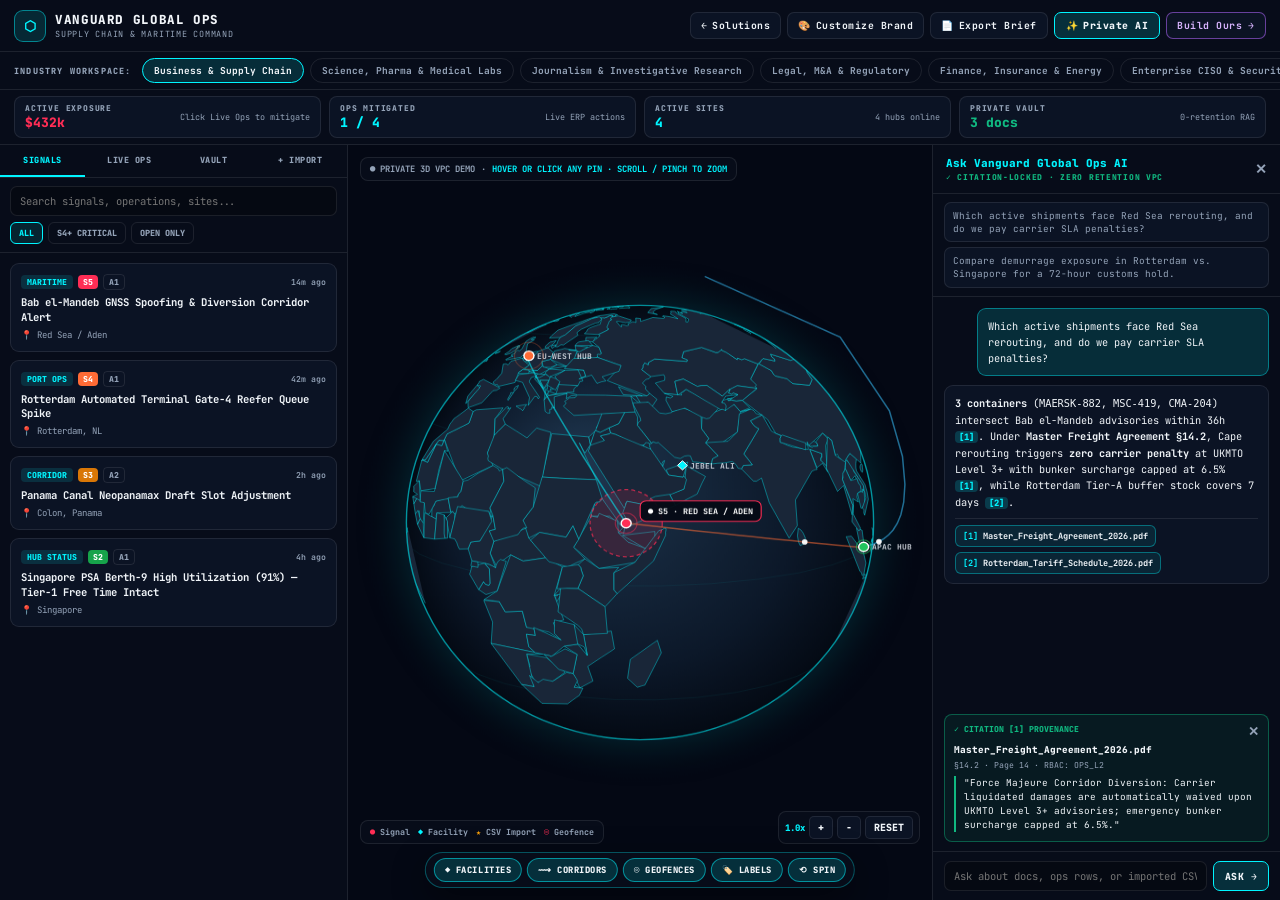
<file: demo.html>
<!DOCTYPE html>
<html lang="en" data-demo-theme="dark">

<head>
  <meta charset="UTF-8" />
  <meta name="viewport" content="width=device-width, initial-scale=1.0" />
  <title>Sovereign White-Label Demo Studio — Live Interactive Enterprise Product Preview</title>
  <meta name="description"
    content="Test a real, functional white-label Sovereign 3D intelligence workspace with live industry operations tables, local CSV-to-3D-globe import, citation-locked Private RAG AI, and custom brand/logo configuration." />
  <link rel="icon"
    href="data:image/svg+xml,<svg xmlns=%22http://www.w3.org/2000/svg%22 viewBox=%220 0 100 100%22><text y=%22.9em%22 font-size=%2290%22 fill=%22%2300f5ff%22>⬡</text></svg>" />
  <link rel="preconnect" href="https://fonts.googleapis.com" />
  <link rel="preconnect" href="https://fonts.gstatic.com" crossorigin />
  <link href="https://fonts.googleapis.com/css2?family=JetBrains+Mono:wght@400;600;700;800&display=swap" rel="stylesheet" />

  <style>
    :root {
      --dm-accent: #00f5ff;
      --dm-accent-rgb: 0, 245, 255;
      --dm-bg: #040814;
      --dm-panel: rgba(8, 13, 26, 0.95);
      --dm-card: rgba(13, 20, 38, 0.9);
      --dm-border: rgba(255, 255, 255, 0.09);
      --dm-text: #f1f5f9;
      --dm-muted: #94a3b8;
    }

    html[data-demo-theme="light"] {
      --dm-bg: #e2e8f0;
      --dm-panel: rgba(255, 255, 255, 0.97);
      --dm-card: #f8fafc;
      --dm-border: rgba(15, 23, 42, 0.12);
      --dm-text: #0f172a;
      --dm-muted: #475569;
    }

    * { box-sizing: border-box; margin: 0; padding: 0; }
    html, body { height: 100%; overflow: hidden; background: var(--dm-bg); color: var(--dm-text); font-family: 'JetBrains Mono', monospace; }

    .dm-app { display: flex; flex-direction: column; height: 100vh; height: 100dvh; width: 100vw; overflow: hidden; }

    /* Top Command Bar */
    .dm-topbar {
      height: 52px; flex-shrink: 0; display: flex; align-items: center; justify-content: space-between;
      gap: 10px; padding: 0 14px; background: var(--dm-panel); border-bottom: 1px solid var(--dm-border);
      z-index: 35; position: relative;
    }

    .dm-brand { display: flex; align-items: center; gap: 9px; min-width: 0; flex: 1; overflow: hidden; }
    .dm-brand > div:last-child { min-width: 0; flex: 1; overflow: hidden; }
    .dm-crest {
      width: 32px; height: 32px; border-radius: 9px; flex-shrink: 0; overflow: hidden;
      display: flex; align-items: center; justify-content: center; font-size: 14px; font-weight: 800;
      color: var(--dm-accent); background: rgba(var(--dm-accent-rgb), 0.12); border: 1px solid rgba(var(--dm-accent-rgb), 0.45);
    }
    .dm-crest img { width: 100%; height: 100%; object-fit: cover; display: block; }
    .dm-brand-title { font-size: 12.5px; font-weight: 800; letter-spacing: 0.05em; white-space: nowrap; overflow: hidden; text-overflow: ellipsis; max-width: 260px; }
    .dm-brand-sub { font-size: 8.5px; color: var(--dm-muted); letter-spacing: 0.09em; white-space: nowrap; overflow: hidden; text-overflow: ellipsis; max-width: 260px; }

    .dm-top-actions { display: flex; align-items: center; gap: 6px; flex-shrink: 0; }

    .dm-btn {
      padding: 6px 10px; border-radius: 7px; border: 1px solid var(--dm-border);
      background: var(--dm-card); color: var(--dm-text); font-family: inherit;
      font-size: 9.8px; font-weight: 700; letter-spacing: 0.05em; cursor: pointer;
      text-decoration: none; display: inline-flex; align-items: center; gap: 5px; transition: all 0.16s;
      white-space: nowrap;
    }
    .dm-btn:hover { border-color: var(--dm-accent); }
    .dm-btn-accent {
      padding: 6px 11px; border-radius: 7px; border: 1px solid var(--dm-accent);
      background: rgba(var(--dm-accent-rgb), 0.15); color: var(--dm-text); font-family: inherit;
      font-size: 9.8px; font-weight: 800; letter-spacing: 0.05em; cursor: pointer;
      text-decoration: none; display: inline-flex; align-items: center; justify-content: center; gap: 5px; transition: all 0.16s;
      white-space: nowrap;
    }
    .dm-btn-accent:hover { background: var(--dm-accent); color: #030712; }

    /* Industry Strip */
    .dm-preset-strip {
      display: flex; align-items: center; gap: 6px; padding: 6px 14px; overflow-x: auto;
      background: var(--dm-panel); border-bottom: 1px solid var(--dm-border); flex-shrink: 0;
      scrollbar-width: none;
    }
    .dm-strip-label { font-size: 8.5px; font-weight: 800; letter-spacing: 0.14em; color: var(--dm-muted); white-space: nowrap; margin-right: 4px; }
    .dm-preset-btn {
      padding: 5px 11px; border-radius: 999px; border: 1px solid var(--dm-border);
      background: transparent; color: var(--dm-muted); font-family: inherit; font-size: 9.5px;
      font-weight: 700; cursor: pointer; white-space: nowrap; transition: all 0.16s;
    }
    .dm-preset-btn:hover { color: var(--dm-text); border-color: rgba(var(--dm-accent-rgb), 0.4); }
    .dm-preset-btn.active { background: rgba(var(--dm-accent-rgb), 0.14); border-color: var(--dm-accent); color: var(--dm-text); }

    /* Live Computed KPI Strip */
    .dm-kpi-strip {
      display: grid; grid-template-columns: repeat(4, minmax(0, 1fr)); gap: 8px;
      padding: 6px 14px; background: var(--dm-panel); border-bottom: 1px solid var(--dm-border);
      flex-shrink: 0;
    }
    .dm-kpi-card {
      background: var(--dm-card); border: 1px solid var(--dm-border); border-radius: 8px;
      padding: 6px 10px; display: flex; align-items: center; justify-content: space-between; gap: 8px;
    }
    .dm-kpi-label { font-size: 8px; font-weight: 800; letter-spacing: 0.1em; color: var(--dm-muted); text-transform: uppercase; }
    .dm-kpi-val { font-size: 13px; font-weight: 800; color: var(--dm-text); margin-top: 1px; }
    .dm-kpi-val.accent { color: var(--dm-accent); }
    .dm-kpi-val.good { color: #10b981; }
    .dm-kpi-val.warn { color: #f59e0b; }
    .dm-kpi-val.danger { color: #ff2d55; }
    .dm-kpi-sub { font-size: 8.5px; color: var(--dm-muted); white-space: nowrap; }

    /* Customize Popover */
    .dm-pop {
      position: absolute; top: 56px; right: 14px; width: 344px; max-width: calc(100vw - 24px);
      max-height: calc(100dvh - 76px); overflow-y: auto;
      background: var(--dm-panel); border: 1px solid rgba(var(--dm-accent-rgb), 0.4);
      border-radius: 12px; padding: 14px; box-shadow: 0 24px 60px rgba(0, 0, 0, 0.6);
      display: none; flex-direction: column; gap: 11px; z-index: 65;
    }
    .dm-pop.open { display: flex; }
    .dm-pop-label { font-size: 8.5px; font-weight: 800; letter-spacing: 0.12em; color: var(--dm-muted); text-transform: uppercase; margin-bottom: 5px; }
    .dm-input, .dm-textarea {
      width: 100%; padding: 7px 9px; border-radius: 7px; border: 1px solid var(--dm-border);
      background: rgba(0, 0, 0, 0.25); color: var(--dm-text); font-family: inherit; font-size: 10.5px; outline: none;
    }
    html[data-demo-theme="light"] .dm-input, html[data-demo-theme="light"] .dm-textarea { background: #ffffff; }
    .dm-input:focus, .dm-textarea:focus { border-color: var(--dm-accent); }
    .dm-textarea { min-height: 92px; resize: vertical; line-height: 1.48; }
    .dm-swatches { display: flex; gap: 8px; }
    .dm-swatch { width: 22px; height: 22px; border-radius: 50%; border: 2px solid transparent; cursor: pointer; }
    .dm-swatch.active { border-color: #fff; box-shadow: 0 0 0 2px var(--dm-accent); }
    .dm-seg-row { display: grid; grid-template-columns: 1fr 1fr; gap: 6px; }
    .dm-seg { padding: 6px 8px; border-radius: 6px; border: 1px solid var(--dm-border); background: var(--dm-card); color: var(--dm-muted); font-family: inherit; font-size: 9.5px; font-weight: 700; cursor: pointer; }
    .dm-seg.active { border-color: var(--dm-accent); color: var(--dm-text); background: rgba(var(--dm-accent-rgb), 0.15); }
    .dm-mod-grid { display: flex; flex-direction: column; gap: 4px; }
    .dm-mod-chk { display: flex; align-items: center; gap: 7px; font-size: 9.8px; color: var(--dm-text); cursor: pointer; padding: 3px 0; }
    .dm-mod-chk input { accent-color: var(--dm-accent); }
    .dm-logo-row { display: flex; gap: 6px; align-items: center; }

    /* Main Workspace Body */
    .dm-main { flex: 1; display: flex; min-height: 0; position: relative; overflow: hidden; }

    /* Left Command Drawer */
    .dm-left {
      width: 348px; flex-shrink: 0; display: flex; flex-direction: column;
      background: var(--dm-panel); border-right: 1px solid var(--dm-border); z-index: 12;
      transition: width 0.2s ease;
    }
    .dm-left.wide-ops { width: 430px; }
    .dm-ltabs { display: grid; grid-template-columns: 1fr 1.05fr 0.95fr 1.1fr; border-bottom: 1px solid var(--dm-border); }
    .dm-ltab {
      padding: 9px 3px; border: none; border-bottom: 2px solid transparent; background: transparent;
      color: var(--dm-muted); font-family: inherit; font-size: 8.5px; font-weight: 800; letter-spacing: 0.06em; cursor: pointer;
    }
    .dm-ltab.active { color: var(--dm-accent); border-bottom-color: var(--dm-accent); }
    .dm-left-tools { padding: 8px 10px; display: flex; flex-direction: column; gap: 6px; border-bottom: 1px solid var(--dm-border); }
    .dm-sev-row { display: flex; gap: 5px; align-items: center; }
    .dm-pill {
      padding: 4px 8px; border-radius: 6px; border: 1px solid var(--dm-border); background: transparent;
      color: var(--dm-muted); font-family: inherit; font-size: 8.5px; font-weight: 800; cursor: pointer;
    }
    .dm-pill.active { border-color: var(--dm-accent); color: var(--dm-accent); background: rgba(var(--dm-accent-rgb), 0.10); }
    .dm-left-body { flex: 1; overflow-y: auto; padding: 10px; display: flex; flex-direction: column; gap: 8px; }

    .dm-sig-card {
      text-align: left; width: 100%; padding: 10px; border-radius: 9px; border: 1px solid var(--dm-border);
      background: var(--dm-card); color: var(--dm-text); font-family: inherit; cursor: pointer; transition: all 0.16s;
    }
    .dm-sig-card:hover, .dm-sig-card.selected { border-color: var(--dm-accent); background: rgba(var(--dm-accent-rgb), 0.07); }
    .dm-sig-card.resolved { opacity: 0.65; border-style: dashed; }
    .dm-sig-top { display: flex; align-items: center; gap: 5px; margin-bottom: 5px; font-size: 8.2px; font-weight: 800; }
    .dm-cat { padding: 2px 6px; border-radius: 4px; background: rgba(var(--dm-accent-rgb), 0.12); color: var(--dm-accent); }
    .dm-sev { padding: 2px 5px; border-radius: 4px; color: #fff; }
    .dm-sev.s5 { background: #ff2d55; } .dm-sev.s4 { background: #ff6b35; } .dm-sev.s3 { background: #d97706; } .dm-sev.s2 { background: #16a34a; }
    .dm-grade { padding: 2px 5px; border-radius: 4px; border: 1px solid var(--dm-border); color: var(--dm-muted); }
    .dm-time { margin-left: auto; color: var(--dm-muted); font-weight: 600; }
    .dm-sig-title { font-size: 10.6px; font-weight: 700; line-height: 1.4; margin-bottom: 4px; }
    .dm-sig-loc { font-size: 9px; color: var(--dm-muted); }

    /* Functional Industry Operations Table Cards */
    .dm-ops-head { display: flex; justify-content: space-between; align-items: center; gap: 6px; font-size: 9px; color: var(--dm-muted); padding-bottom: 4px; border-bottom: 1px solid var(--dm-border); }
    .dm-ops-row {
      padding: 9px 10px; border-radius: 9px; border: 1px solid var(--dm-border); background: var(--dm-card);
      display: flex; flex-direction: column; gap: 6px; transition: border-color 0.16s;
    }
    .dm-ops-row.done { border-color: rgba(16, 185, 129, 0.45); background: rgba(16, 185, 129, 0.06); }
    .dm-ops-top { display: flex; justify-content: space-between; align-items: center; gap: 6px; }
    .dm-ops-id { font-size: 10.5px; font-weight: 800; color: var(--dm-accent); }
    .dm-ops-status {
      font-size: 8.2px; font-weight: 800; padding: 2px 6px; border-radius: 4px;
      background: rgba(245, 158, 11, 0.16); color: #f59e0b;
    }
    .dm-ops-status.ok { background: rgba(16, 185, 129, 0.18); color: #10b981; }
    .dm-ops-status.crit { background: rgba(255, 45, 85, 0.18); color: #ff2d55; }
    .dm-ops-detail { font-size: 9.8px; color: var(--dm-text); line-height: 1.45; }
    .dm-ops-meta { display: flex; align-items: center; justify-content: space-between; gap: 6px; font-size: 8.8px; color: var(--dm-muted); }
    .dm-ops-actions { display: flex; gap: 5px; flex-wrap: wrap; }
    .dm-mini-btn {
      padding: 4px 8px; border-radius: 5px; border: 1px solid var(--dm-border); background: var(--dm-panel);
      color: var(--dm-text); font-family: inherit; font-size: 8.6px; font-weight: 800; cursor: pointer; transition: all 0.15s;
    }
    .dm-mini-btn:hover { border-color: var(--dm-accent); color: var(--dm-accent); }
    .dm-mini-btn.primary { border-color: var(--dm-accent); background: rgba(var(--dm-accent-rgb), 0.14); color: var(--dm-accent); }
    .dm-mini-btn.done { border-color: #10b981; background: rgba(16, 185, 129, 0.14); color: #10b981; }

    .dm-vault-note { font-size: 9.6px; color: var(--dm-muted); padding: 8px 10px; border-radius: 8px; background: rgba(var(--dm-accent-rgb), 0.07); border: 1px solid rgba(var(--dm-accent-rgb), 0.22); line-height: 1.48; }
    .dm-doc-card { padding: 9px 10px; border-radius: 9px; border: 1px solid var(--dm-border); background: var(--dm-card); display: flex; flex-direction: column; gap: 4px; cursor: pointer; }
    .dm-doc-card:hover { border-color: var(--dm-accent); }
    .dm-doc-name { font-size: 10px; font-weight: 800; color: var(--dm-accent); word-break: break-all; }
    .dm-doc-meta { font-size: 8.4px; color: var(--dm-muted); }
    .dm-doc-snip { font-size: 9.6px; line-height: 1.48; color: var(--dm-text); opacity: 0.9; }

    .dm-byod { display: flex; flex-direction: column; gap: 8px; }
    .dm-byod-kicker { font-size: 8.8px; font-weight: 800; color: var(--dm-accent); letter-spacing: 0.07em; }
    .dm-byod-sub { font-size: 9.6px; color: var(--dm-muted); line-height: 1.5; }
    .dm-dropzone {
      border: 1.5px dashed rgba(var(--dm-accent-rgb), 0.45); border-radius: 9px; padding: 12px 10px;
      text-align: center; background: rgba(var(--dm-accent-rgb), 0.05); cursor: pointer; transition: all 0.16s;
      font-size: 9.5px; color: var(--dm-text);
    }
    .dm-dropzone:hover { background: rgba(var(--dm-accent-rgb), 0.11); border-color: var(--dm-accent); }
    .dm-byod-status { font-size: 9.6px; color: #10b981; line-height: 1.45; }

    /* Center 3D Globe Stage */
    .dm-stage { flex: 1; position: relative; min-width: 0; overflow: hidden; }
    #dm-map-canvas { width: 100%; height: 100%; display: block; cursor: grab; touch-action: none; }
    #dm-map-canvas:active { cursor: grabbing; }

    .dm-map-hud-tl {
      position: absolute; top: 12px; left: 12px; z-index: 8; display: flex; gap: 6px; align-items: center;
      background: var(--dm-panel); border: 1px solid var(--dm-border); border-radius: 8px; padding: 5px 9px;
      font-size: 8.8px; font-weight: 700; color: var(--dm-muted); max-width: calc(100% - 24px);
    }
    .dm-map-hud-tl b { color: var(--dm-accent); }

    .dm-legend {
      position: absolute; bottom: 56px; left: 12px; z-index: 8; display: flex; gap: 8px; align-items: center;
      background: var(--dm-panel); border: 1px solid var(--dm-border); border-radius: 8px; padding: 5px 9px;
      font-size: 8.4px; font-weight: 700; color: var(--dm-muted);
    }

    .dm-zoom-box {
      position: absolute; bottom: 56px; right: 12px; z-index: 8; display: flex; gap: 4px; align-items: center;
      background: var(--dm-panel); border: 1px solid var(--dm-border); border-radius: 8px; padding: 4px 6px;
      font-size: 9px; font-weight: 800; color: var(--dm-accent);
    }
    .dm-zbtn {
      padding: 4px 8px; border-radius: 5px; border: 1px solid var(--dm-border); background: var(--dm-card);
      color: var(--dm-text); font-family: inherit; font-size: 10px; font-weight: 800; cursor: pointer;
    }

    /* Live Globe Hover Tooltip */
    .dm-hover-tip {
      position: absolute; pointer-events: none; z-index: 25; display: none;
      max-width: 248px; padding: 8px 10px; border-radius: 8px;
      background: var(--dm-panel); border: 1px solid var(--dm-accent);
      box-shadow: 0 12px 28px rgba(0, 0, 0, 0.55); font-size: 9.5px; line-height: 1.45;
    }
    .dm-hover-tip.open { display: block; }
    .dm-hover-tip-title { font-weight: 800; color: var(--dm-text); margin-bottom: 3px; }
    .dm-hover-tip-meta { color: var(--dm-muted); font-size: 8.6px; }

    /* Bottom Overlays Dock */
    .dm-dock {
      position: absolute; bottom: 12px; left: 50%; transform: translateX(-50%); z-index: 9;
      display: flex; align-items: center; gap: 5px; padding: 5px 8px; border-radius: 999px;
      background: var(--dm-panel); border: 1px solid rgba(var(--dm-accent-rgb), 0.3);
      box-shadow: 0 12px 34px rgba(0, 0, 0, 0.45); max-width: calc(100% - 20px); overflow-x: auto;
    }
    .dm-ov-btn {
      padding: 5px 10px; border-radius: 999px; border: 1px solid transparent; background: transparent;
      color: var(--dm-muted); font-family: inherit; font-size: 8.8px; font-weight: 800; letter-spacing: 0.06em;
      cursor: pointer; white-space: nowrap; transition: all 0.16s;
    }
    .dm-ov-btn.active { background: rgba(var(--dm-accent-rgb), 0.15); border-color: rgba(var(--dm-accent-rgb), 0.5); color: var(--dm-text); }

    /* Floating Signal / Asset Dossier */
    .dm-dossier {
      position: absolute; top: 52px; left: 12px; width: 324px; max-width: calc(100% - 24px); z-index: 16;
      background: var(--dm-panel); border: 1px solid var(--dm-accent); border-radius: 12px; padding: 13px;
      box-shadow: 0 20px 50px rgba(0, 0, 0, 0.58); display: none; flex-direction: column; gap: 8px;
    }
    .dm-dossier.open { display: flex; }
    .dm-dos-head { display: flex; justify-content: space-between; align-items: center; font-size: 8.5px; font-weight: 800; }
    .dm-icon-x { border: none; background: transparent; color: var(--dm-muted); cursor: pointer; font-size: 14px; font-weight: 800; }
    .dm-dossier h4 { font-size: 12px; line-height: 1.38; }
    .dm-dos-loc { font-size: 9px; color: var(--dm-muted); }
    .dm-dossier p { font-size: 10px; line-height: 1.52; color: var(--dm-muted); }
    .dm-dos-actions { display: flex; gap: 6px; flex-wrap: wrap; }

    /* Right Private RAG AI Drawer */
    .dm-ai {
      width: 348px; flex-shrink: 0; background: var(--dm-panel); border-left: 1px solid var(--dm-border);
      display: none; flex-direction: column; z-index: 15;
    }
    .dm-ai.open { display: flex; }
    .dm-ai-head {
      padding: 11px 13px; border-bottom: 1px solid var(--dm-border); display: flex; align-items: center; justify-content: space-between;
    }
    .dm-ai-title { font-size: 11px; font-weight: 800; color: var(--dm-accent); }
    .dm-ai-badge { font-size: 8px; font-weight: 800; letter-spacing: 0.09em; color: #10b981; margin-top: 2px; }

    .dm-ai-starters { padding: 8px 11px; border-bottom: 1px solid var(--dm-border); display: flex; flex-direction: column; gap: 5px; }
    .dm-starter-btn {
      text-align: left; padding: 6px 8px; border-radius: 7px; border: 1px solid var(--dm-border);
      background: var(--dm-card); color: var(--dm-muted); font-family: inherit; font-size: 9.4px; line-height: 1.4; cursor: pointer;
    }
    .dm-starter-btn:hover { border-color: var(--dm-accent); color: var(--dm-text); }

    .dm-ai-log { flex: 1; overflow-y: auto; padding: 11px; display: flex; flex-direction: column; gap: 9px; }
    .dm-msg { padding: 9px 10px; border-radius: 9px; font-size: 10.3px; line-height: 1.58; }
    .dm-msg-user { align-self: flex-end; max-width: 90%; background: rgba(var(--dm-accent-rgb), 0.14); border: 1px solid rgba(var(--dm-accent-rgb), 0.4); }
    .dm-msg-ai { align-self: flex-start; width: 100%; background: var(--dm-card); border: 1px solid var(--dm-border); }
    .dm-msg-system { font-size: 9.5px; color: #10b981; border: 1px dashed rgba(16, 185, 129, 0.4); background: rgba(16, 185, 129, 0.07); }
    .dm-ic { padding: 0 4px; border-radius: 4px; background: rgba(var(--dm-accent-rgb), 0.18); color: var(--dm-accent); font-size: 8.8px; font-weight: 800; }
    .dm-msg-cites { display: flex; flex-wrap: wrap; gap: 5px; margin-top: 7px; padding-top: 6px; border-top: 1px solid var(--dm-border); }
    .dm-cite-chip {
      padding: 4px 7px; border-radius: 6px; border: 1px solid rgba(var(--dm-accent-rgb), 0.35);
      background: rgba(var(--dm-accent-rgb), 0.08); color: var(--dm-text); font-family: inherit;
      font-size: 8.6px; font-weight: 700; cursor: pointer;
    }
    .dm-cite-chip span { color: var(--dm-accent); }

    .dm-prov {
      display: none; margin: 0 11px 9px; padding: 9px; border-radius: 8px;
      border: 1px solid rgba(16, 185, 129, 0.42); background: rgba(16, 185, 129, 0.08);
      font-size: 9.4px; flex-direction: column; gap: 4px;
    }
    .dm-prov.open { display: flex; }
    .dm-prov-top { display: flex; justify-content: space-between; font-size: 8.2px; font-weight: 800; color: #10b981; }
    .dm-prov-top button { border: none; background: transparent; color: var(--dm-muted); cursor: pointer; font-weight: 800; }
    .dm-prov-title { font-weight: 800; }
    .dm-prov-meta { font-size: 8.2px; color: var(--dm-muted); }
    .dm-prov-quote { font-size: 9.4px; line-height: 1.48; border-left: 2px solid #10b981; padding-left: 8px; margin-top: 2px; }

    .dm-ai-form { padding: 9px 11px; border-top: 1px solid var(--dm-border); display: flex; gap: 6px; }
    .dm-ai-form input { flex: 1; }

    /* Toast feedback */
    .dm-toast {
      position: fixed; bottom: 72px; left: 50%; transform: translateX(-50%); z-index: 90;
      padding: 8px 14px; border-radius: 999px; background: #0f172a; border: 1px solid var(--dm-accent);
      color: #fff; font-size: 10px; font-weight: 700; box-shadow: 0 12px 30px rgba(0, 0, 0, 0.55);
      opacity: 0; pointer-events: none; transition: opacity 0.2s ease;
    }
    .dm-toast.show { opacity: 1; }

    /* Mobile Tab Switcher (hidden on desktop) */
    .dm-mobile-nav {
      display: none; height: 46px; flex-shrink: 0; background: var(--dm-panel);
      border-top: 1px solid var(--dm-border); grid-template-columns: repeat(3, 1fr); z-index: 30;
    }
    .dm-mnav-btn {
      border: none; background: transparent; color: var(--dm-muted); font-family: inherit;
      font-size: 9.5px; font-weight: 800; cursor: pointer; display: flex; align-items: center; justify-content: center; gap: 5px;
    }
    .dm-mnav-btn.active { color: var(--dm-accent); border-top: 2px solid var(--dm-accent); }

    /* Embed compact tweaks */
    html.demo-embed .dm-back-btn { display: none; }

    @media (max-width: 1080px) {
      .dm-left { width: 286px; }
      .dm-left.wide-ops { width: 324px; }
      .dm-ai { position: absolute; right: 0; top: 0; bottom: 0; width: 332px; max-width: 92vw; box-shadow: -16px 0 40px rgba(0, 0, 0, 0.55); }
    }
    @media (max-width: 760px) {
      .dm-topbar { padding: 0 10px; gap: 6px; }
      .dm-brand-title { font-size: 11px; max-width: 100%; }
      .dm-kpi-strip { grid-template-columns: repeat(2, minmax(0, 1fr)); gap: 5px; padding: 5px 10px; }
      .dm-kpi-card { padding: 5px 8px; }
      .dm-kpi-val { font-size: 11.5px; }
      .dm-kpi-sub { display: none; }
      .dm-legend { display: none; }
      .dm-brand-sub { display: none; }
      .dm-btn span.hide-sm, .dm-btn-accent span.hide-sm { display: none; }
      #dm-ai-toggle { display: none; }
      .dm-mobile-nav { display: grid; }
      .dm-left { position: absolute; inset: 0; width: 100% !important; display: none; border-right: none; background: var(--dm-bg); z-index: 26; }
      .dm-left.mob-open { display: flex; }
      .dm-ai { position: absolute; inset: 0; width: 100%; max-width: 100%; border-left: none; background: var(--dm-bg); z-index: 26; }
    }
  </style>
</head>

<body>
  <div class="dm-app">
    <!-- TOP BAR -->
    <header class="dm-topbar">
      <div class="dm-brand">
        <div class="dm-crest" id="dm-crest">⬡</div>
        <div>
          <div class="dm-brand-title" id="dm-brand-title">VANGUARD GLOBAL OPS</div>
          <div class="dm-brand-sub" id="dm-brand-sub">SUPPLY CHAIN &amp; MARITIME COMMAND</div>
        </div>
      </div>

      <div class="dm-top-actions">
        <a href="solutions.html" class="dm-btn dm-back-btn">← <span class="hide-sm">Solutions</span></a>
        <button type="button" class="dm-btn" id="dm-customize-btn">🎨 <span class="hide-sm">Customize Brand</span></button>
        <button type="button" class="dm-btn" id="dm-export-brief" title="Download branded client executive brief">📄 <span class="hide-sm">Export Brief</span></button>
        <button type="button" class="dm-btn-accent" id="dm-ai-toggle">✨ <span class="hide-sm">Private AI</span></button>
        <a href="enterprise.html" id="dm-commission-btn" class="dm-btn" style="border-color:rgba(179,102,255,0.55);color:#d8b4fe;">
          Build Ours →
        </a>
      </div>

      <!-- EXPANDED LIVE WHITE-LABEL CUSTOMIZER POPOVER -->
      <div class="dm-pop" id="dm-customize-pop">
        <div>
          <div class="dm-pop-label">1. Organization Name</div>
          <input type="text" id="dm-brand-input" class="dm-input" value="Vanguard Global Ops" placeholder="Type your organization name..." />
        </div>
        <div>
          <div class="dm-pop-label">2. Command Subtitle</div>
          <input type="text" id="dm-sub-input" class="dm-input" value="SUPPLY CHAIN & MARITIME COMMAND" placeholder="e.g. GLOBAL RISK & COMPLIANCE HUB" />
        </div>
        <div>
          <div class="dm-pop-label">3. Custom Logo or Monogram</div>
          <div class="dm-logo-row">
            <input type="text" id="dm-monogram-input" class="dm-input" maxlength="2" style="width:60px;text-align:center;font-weight:800;" placeholder="⬡" />
            <label class="dm-btn" style="flex:1;justify-content:center;">
              ⬆ Upload Logo Image
              <input type="file" id="dm-logo-upload" accept="image/*" style="display:none;" />
            </label>
            <button type="button" id="dm-logo-clear" class="dm-btn" title="Reset logo">↺</button>
          </div>
        </div>
        <div>
          <div class="dm-pop-label">4. Brand Accent Color</div>
          <div class="dm-swatches" id="dm-swatches"></div>
        </div>
        <div>
          <div class="dm-pop-label">5. Interface Theme</div>
          <div class="dm-seg-row">
            <button type="button" class="dm-seg active" data-uimode="dark">🌙 Obsidian Dark</button>
            <button type="button" class="dm-seg" data-uimode="light">☀️ Editorial Light</button>
          </div>
        </div>
        <div>
          <div class="dm-pop-label">6. Modules Included in Your Build</div>
          <div class="dm-mod-grid" id="dm-mod-grid">
            <label class="dm-mod-chk"><input type="checkbox" data-mod="3D Spatial Engine" checked /> 3D Global Spatial Command</label>
            <label class="dm-mod-chk"><input type="checkbox" data-mod="Private Citation-Locked RAG AI" checked /> Private Citation-Locked RAG AI</label>
            <label class="dm-mod-chk"><input type="checkbox" data-mod="Live CSV/SQL/ERP Ingestion" checked /> Live CSV / SQL / ERP Connectors</label>
            <label class="dm-mod-chk"><input type="checkbox" data-mod="Statutory & Audit Exports" checked /> Regulatory &amp; Audit Brief Exports</label>
            <label class="dm-mod-chk"><input type="checkbox" data-mod="Air-Gapped VPC + SSO" /> Air-Gapped VPC / On-Prem + SSO</label>
          </div>
        </div>
        <button type="button" id="dm-copy-share" class="dm-btn-accent" style="width:100%;">
          🔗 Copy Pre-Branded Client Demo Link
        </button>
      </div>
    </header>

    <!-- 6-INDUSTRY SWITCHER STRIP -->
    <div class="dm-preset-strip">
      <span class="dm-strip-label">INDUSTRY WORKSPACE:</span>
      <div id="dm-preset-bar" style="display:flex;gap:6px;"></div>
    </div>

    <!-- LIVE COMPUTED KPI TELEMETRY STRIP -->
    <div class="dm-kpi-strip" id="dm-kpi-strip"></div>

    <!-- MAIN INTERACTIVE WORKSPACE (100% 3D GLOBE FOCUS) -->
    <div class="dm-main">
      <!-- LEFT SIGNALS / LIVE OPS TABLE / DOCS / CSV IMPORT PANEL -->
      <aside class="dm-left" id="dm-left-pane">
        <div class="dm-ltabs">
          <button type="button" class="dm-ltab active" data-ltab="signals">SIGNALS</button>
          <button type="button" class="dm-ltab" data-ltab="ops">LIVE OPS</button>
          <button type="button" class="dm-ltab" data-ltab="docs">VAULT</button>
          <button type="button" class="dm-ltab" data-ltab="byod">+ IMPORT</button>
        </div>
        <div class="dm-left-tools" id="dm-left-tools">
          <input type="search" id="dm-search" class="dm-input" placeholder="Search signals, operations, sites..." />
          <div class="dm-sev-row">
            <button type="button" class="dm-pill active" data-sev="all">ALL</button>
            <button type="button" class="dm-pill" data-sev="critical">S4+ CRITICAL</button>
            <button type="button" class="dm-pill" data-sev="open">OPEN ONLY</button>
          </div>
        </div>
        <div class="dm-left-body" id="dm-left-body"></div>
      </aside>

      <!-- CENTER 3D VECTOR GLOBE STAGE -->
      <main class="dm-stage">
        <div class="dm-map-hud-tl">
          <span>● PRIVATE 3D VPC DEMO</span>
          <span>·</span>
          <b>HOVER OR CLICK ANY PIN · SCROLL / PINCH TO ZOOM</b>
        </div>

        <canvas id="dm-map-canvas" aria-label="Interactive White-Label Sovereign 3D Globe"></canvas>

        <!-- HOVER TELEMETRY TOOLTIP -->
        <div class="dm-hover-tip" id="dm-hover-tip"></div>

        <!-- FLOATING SIGNAL / ASSET DOSSIER -->
        <div class="dm-dossier" id="dm-dossier"></div>

        <!-- CLEAR MAP LEGEND -->
        <div class="dm-legend">
          <span><b style="color:#ff2d55;">●</b> Signal</span>
          <span><b style="color:var(--dm-accent);">◆</b> Facility</span>
          <span><b style="color:#f59e0b;">★</b> CSV Import</span>
          <span><b style="color:#ff2d55;">◎</b> Geofence</span>
        </div>

        <!-- ZOOM CONTROLS -->
        <div class="dm-zoom-box">
          <span id="dm-zoom-readout">1.0x</span>
          <button type="button" class="dm-zbtn" id="dm-z-in" title="Zoom in">+</button>
          <button type="button" class="dm-zbtn" id="dm-z-out" title="Zoom out">−</button>
          <button type="button" class="dm-zbtn" id="dm-z-rst" title="Reset 3D view">RESET</button>
        </div>

        <!-- LIVE OVERLAYS DOCK -->
        <div class="dm-dock">
          <button type="button" class="dm-ov-btn active" data-ov="assets">◆ FACILITIES</button>
          <button type="button" class="dm-ov-btn active" data-ov="arcs">⟿ CORRIDORS</button>
          <button type="button" class="dm-ov-btn active" data-ov="geofences">◎ GEOFENCES</button>
          <button type="button" class="dm-ov-btn active" data-ov="labels">🏷️ LABELS</button>
          <button type="button" class="dm-ov-btn active" data-ov="spin">⟲ SPIN</button>
        </div>
      </main>

      <!-- RIGHT PRIVATE CITATION-LOCKED RAG AI DRAWER -->
      <aside class="dm-ai open" id="dm-ai-drawer">
        <div class="dm-ai-head">
          <div>
            <div class="dm-ai-title" id="dm-ai-title">Ask Vanguard Global Ops AI</div>
            <div class="dm-ai-badge">✓ CITATION-LOCKED · ZERO RETENTION VPC</div>
          </div>
          <button type="button" class="dm-icon-x" id="dm-ai-close">✕</button>
        </div>
        <div class="dm-ai-starters" id="dm-ai-starters"></div>
        <div class="dm-ai-log" id="dm-ai-log"></div>
        <div class="dm-prov" id="dm-ai-prov"></div>
        <form class="dm-ai-form" id="dm-ai-form">
          <input type="text" id="dm-ai-input" class="dm-input" placeholder="Ask about docs, ops rows, or imported CSV..." />
          <button type="submit" class="dm-btn-accent">ASK →</button>
        </form>
      </aside>
    </div>

    <!-- MOBILE VIEW SWITCHER -->
    <nav class="dm-mobile-nav" aria-label="Mobile workspace view switcher">
      <button type="button" class="dm-mnav-btn active" data-mview="globe">🌐 3D Globe</button>
      <button type="button" class="dm-mnav-btn" data-mview="ops">📊 Ops &amp; Data</button>
      <button type="button" class="dm-mnav-btn" data-mview="ai">✨ Private AI</button>
    </nav>
  </div>

  <div class="dm-toast" id="dm-toast"></div>

  <script src="js/world-coastlines.js?v=20261128e"></script>
  <script src="js/demo-studio.js?v=20261128e"></script>
</body>

</html>
</file>
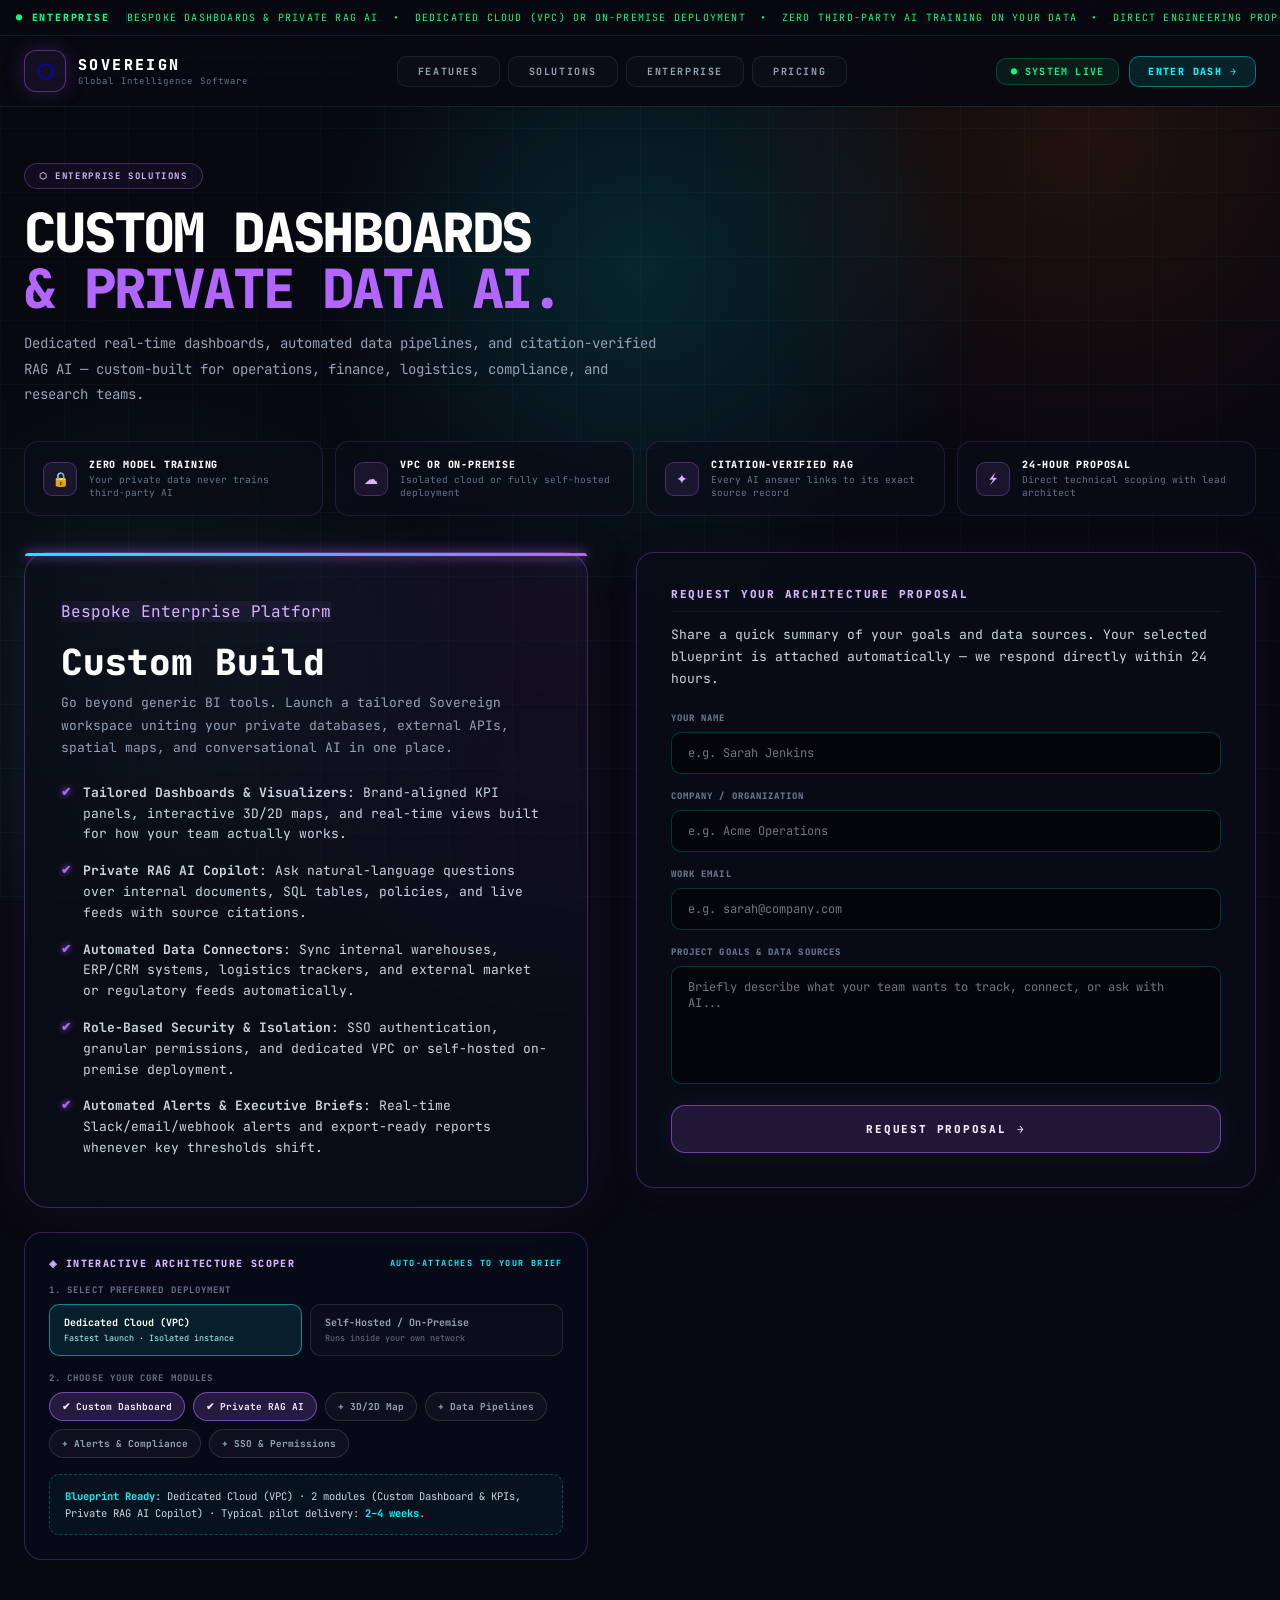
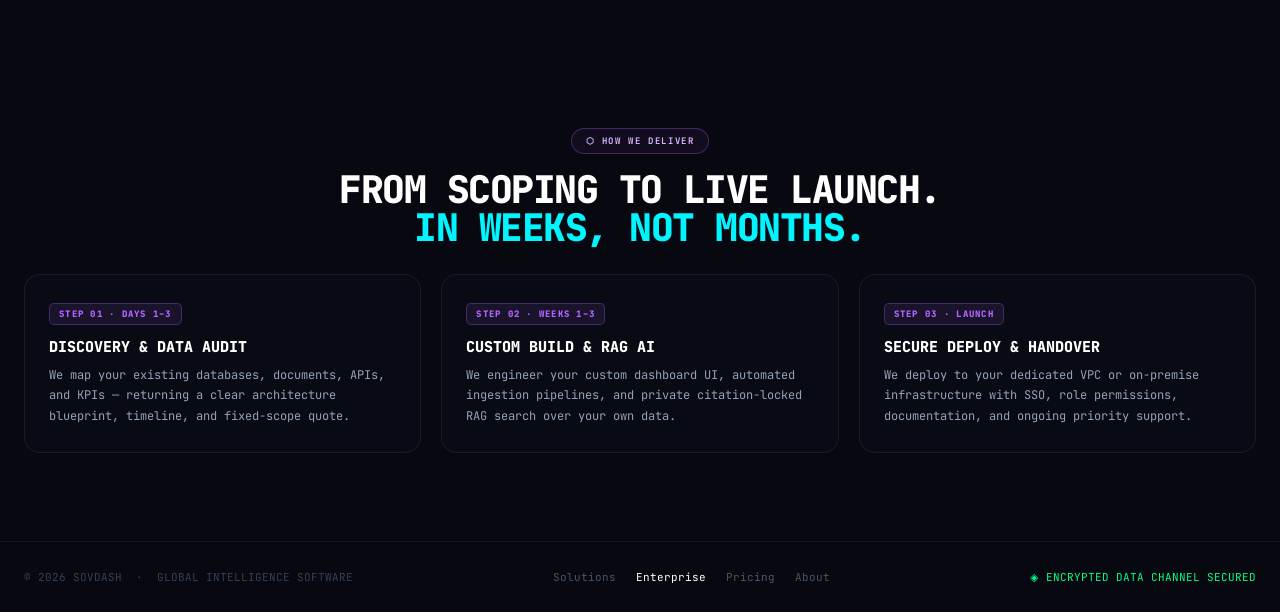
<file: enterprise.html>
<!DOCTYPE html>
<html lang="en">
<head>
  <meta charset="UTF-8" />
  <meta name="viewport" content="width=device-width, initial-scale=1.0" />
  <title>Enterprise Custom Dashboards &amp; Private RAG AI | Sovereign</title>
  <meta name="description" content="Commission a bespoke real-time intelligence dashboard and private RAG AI copilot built around your organization's databases, APIs, and security requirements." />

  <!-- Favicon -->
  <link rel="icon" href="data:image/svg+xml,<svg xmlns=%22http://www.w3.org/2000/svg%22 viewBox=%220 0 100 100%22><text y=%22.9em%22 font-size=%2290%22 fill=%22%23b366ff%22>⬡</text></svg>" />

  <!-- Fonts Preconnect -->
  <link rel="preconnect" href="https://fonts.googleapis.com" />
  <link rel="preconnect" href="https://fonts.gstatic.com" crossorigin />
  <link href="https://fonts.googleapis.com/css2?family=JetBrains+Mono:wght@400;600;700;800&display=swap" rel="stylesheet" />

  <!-- Stylesheets -->
  <link rel="stylesheet" href="css/base.css?v=20261127d" />
  <link rel="stylesheet" href="css/nav.css?v=20261127d" />
  <link rel="stylesheet" href="css/sections.css?v=20261127d" />
  <link rel="stylesheet" href="css/components.css?v=20261127d" />
  <link rel="stylesheet" href="css/footer.css?v=20261127d" />
  <link rel="stylesheet" href="css/animations.css?v=20261127e" />
  <link rel="stylesheet" href="css/transitions.css?v=20261127e" />

  <style>
    .enterprise-header {
      max-width: 1400px;
      margin: 56px auto 34px;
      padding: 0 24px;
      position: relative;
      z-index: 10;
    }

    /* Trust / Assurance Strip */
    .ent-trust-strip {
      max-width: 1400px;
      margin: 0 auto 36px;
      padding: 0 24px;
      position: relative;
      z-index: 10;
      display: grid;
      grid-template-columns: repeat(4, 1fr);
      gap: 12px;
    }
    @media (max-width: 900px) {
      .ent-trust-strip { grid-template-columns: repeat(2, 1fr); }
    }
    @media (max-width: 520px) {
      .ent-trust-strip { grid-template-columns: 1fr; }
    }
    .ent-trust-item {
      padding: 16px 18px;
      border-radius: 14px;
      border: 1px solid rgba(179, 102, 255, 0.16);
      background: rgba(10, 13, 24, 0.65);
      display: flex;
      align-items: center;
      gap: 12px;
    }
    .ent-trust-icon {
      width: 34px;
      height: 34px;
      border-radius: 9px;
      border: 1px solid rgba(179, 102, 255, 0.3);
      background: rgba(179, 102, 255, 0.1);
      color: #d8b4fe;
      display: grid;
      place-items: center;
      font-size: 14px;
      flex-shrink: 0;
    }
    .ent-trust-title {
      font-size: 10px;
      font-weight: 800;
      color: #f8fafc;
      letter-spacing: 0.08em;
      text-transform: uppercase;
    }
    .ent-trust-sub {
      font-size: 9.5px;
      color: #64748b;
      margin-top: 2px;
      line-height: 1.4;
    }

    /* Interactive Architecture Scope Builder */
    .scope-builder {
      border: 1px solid rgba(179, 102, 255, 0.24);
      border-radius: 18px;
      background: rgba(8, 12, 24, 0.8);
      padding: 24px;
      margin-bottom: 24px;
    }
    .scope-title {
      font-size: 10px;
      font-weight: 800;
      color: #d8b4fe;
      letter-spacing: 0.14em;
      text-transform: uppercase;
      margin-bottom: 14px;
      display: flex;
      align-items: center;
      justify-content: space-between;
      gap: 10px;
      flex-wrap: wrap;
    }
    .scope-step-label {
      font-size: 9px;
      font-weight: 700;
      color: #64748b;
      letter-spacing: 0.12em;
      text-transform: uppercase;
      margin-bottom: 8px;
    }
    .deploy-toggle {
      display: grid;
      grid-template-columns: repeat(2, 1fr);
      gap: 8px;
      margin-bottom: 16px;
    }
    @media (max-width: 520px) {
      .deploy-toggle { grid-template-columns: 1fr; }
    }
    .deploy-btn {
      padding: 11px 14px;
      border-radius: 10px;
      border: 1px solid rgba(255, 255, 255, 0.1);
      background: rgba(255, 255, 255, 0.02);
      color: #94a3b8;
      font-family: 'JetBrains Mono', monospace;
      font-size: 10px;
      font-weight: 700;
      text-align: left;
      cursor: pointer;
      transition: all 0.2s;
    }
    .deploy-btn span {
      display: block;
      font-size: 8.5px;
      font-weight: 400;
      color: #64748b;
      margin-top: 3px;
    }
    .deploy-btn.active {
      border-color: rgba(0, 245, 255, 0.5);
      background: rgba(0, 245, 255, 0.09);
      color: #ffffff;
    }
    .deploy-btn.active span { color: #a5f3fc; }

    .module-chips {
      display: flex;
      flex-wrap: wrap;
      gap: 8px;
      margin-bottom: 16px;
    }
    .module-chip {
      padding: 7px 12px;
      border-radius: 999px;
      border: 1px solid rgba(255, 255, 255, 0.12);
      background: rgba(255, 255, 255, 0.03);
      color: #94a3b8;
      font-family: 'JetBrains Mono', monospace;
      font-size: 9.5px;
      font-weight: 700;
      cursor: pointer;
      transition: all 0.2s;
    }
    .module-chip:hover {
      border-color: rgba(179, 102, 255, 0.45);
      color: #e2e8f0;
    }
    .module-chip.active {
      border-color: rgba(179, 102, 255, 0.6);
      background: rgba(179, 102, 255, 0.18);
      color: #f3e8ff;
    }

    .blueprint-summary {
      padding: 13px 15px;
      border-radius: 10px;
      border: 1px dashed rgba(0, 245, 255, 0.28);
      background: rgba(0, 245, 255, 0.04);
      font-size: 10.5px;
      color: #cbd5e1;
      line-height: 1.6;
    }
    .blueprint-summary strong { color: var(--cyan); }

    /* Delivery Process Section */
    .process-wrap {
      max-width: 1400px;
      margin: 0 auto 88px;
      padding: 0 24px;
      position: relative;
      z-index: 10;
    }
    .process-grid {
      display: grid;
      grid-template-columns: repeat(3, 1fr);
      gap: 20px;
      margin-top: 28px;
    }
    @media (max-width: 860px) {
      .process-grid { grid-template-columns: 1fr; }
    }
    .process-card {
      padding: 26px 24px;
      border-radius: 16px;
      border: 1px solid rgba(255, 255, 255, 0.07);
      background: rgba(10, 13, 24, 0.62);
    }
    .process-step-num {
      display: inline-block;
      font-size: 9px;
      font-weight: 800;
      letter-spacing: 0.14em;
      color: #b366ff;
      background: rgba(179, 102, 255, 0.1);
      border: 1px solid rgba(179, 102, 255, 0.28);
      padding: 4px 9px;
      border-radius: 5px;
      margin-bottom: 12px;
    }
    .process-card h3 {
      font-size: 15px;
      font-weight: 800;
      color: #ffffff;
      margin-bottom: 8px;
      text-transform: uppercase;
    }
    .process-card p {
      font-size: 12px;
      color: #94a3b8;
      line-height: 1.68;
    }
    .ent-form-card {
      position: sticky;
      top: 96px;
    }
    @media (max-width: 900px) {
      .ent-form-card {
        position: static;
      }
    }
  </style>
</head>
<body>

<div class="bg-grid"></div>

<!-- TICKER (Enterprise-specific, fixed from legacy pricing text) -->
<div class="ticker-bar">
  <div class="ticker-label">● ENTERPRISE</div>
  <div class="ticker-track">
    <span class="ticker-inner">
      BESPOKE DASHBOARDS &amp; PRIVATE RAG AI &nbsp;•&nbsp;
      DEDICATED CLOUD (VPC) OR ON-PREMISE DEPLOYMENT &nbsp;•&nbsp;
      ZERO THIRD-PARTY AI TRAINING ON YOUR DATA &nbsp;•&nbsp;
      DIRECT ENGINEERING PROPOSAL WITHIN 24 HOURS &nbsp;•&nbsp;
      BESPOKE DASHBOARDS &amp; PRIVATE RAG AI &nbsp;•&nbsp;
      DEDICATED CLOUD (VPC) OR ON-PREMISE DEPLOYMENT &nbsp;•&nbsp;
    </span>
  </div>
</div>

<!-- NAV -->
<nav>
  <div class="nav-inner">
    <a href="index.html" class="logo">
      <div class="logo-icon" style="border-color: rgba(179,102,255,0.4); background: rgba(179,102,255,0.08); box-shadow: 0 0 22px rgba(179,102,255,0.2);">⬡</div>
      <div class="logo-text">
        <div class="logo-title">SOVEREIGN</div>
        <div class="logo-sub">Global Intelligence Software</div>
      </div>
    </a>

    <!-- Hamburger (shows on mobile) -->
    <button class="nav-hamburger" aria-label="Open menu" aria-expanded="false">
      <span></span><span></span><span></span>
    </button>

    <div class="nav-tabs">
      <a href="index.html#features" class="nav-tab">Features</a>
      <a href="solutions.html" class="nav-tab">Solutions</a>
      <a href="enterprise.html" class="nav-tab active">Enterprise</a>
      <a href="pricing.html" class="nav-tab">Pricing</a>
    </div>

    <div class="nav-right">
      <div class="live-badge">● SYSTEM LIVE</div>
      <a href="https://app.sovdash.com/" target="_blank" class="btn-cta-small">Enter Dash →</a>
    </div>
  </div>

  <!-- Full-screen mobile nav drawer -->
  <div class="nav-drawer" aria-hidden="true">
    <a href="index.html#features" class="nav-drawer-tab">Features</a>
    <a href="solutions.html" class="nav-drawer-tab">Solutions</a>
    <a href="enterprise.html" class="nav-drawer-tab active">Enterprise</a>
    <a href="pricing.html" class="nav-drawer-tab">Pricing</a>
    <a href="https://app.sovdash.com/" target="_blank" class="nav-drawer-tab" style="color: var(--cyan); border-color: rgba(0,245,255,0.3);">Enter Dash →</a>
  </div>
</nav>

<!-- ENTERPRISE HEADER -->
<header class="enterprise-header">
  <div class="section-badge" style="border-color:rgba(179,102,255,0.3); background:rgba(179,102,255,0.06); color:#d8b4fe;">⬡ Enterprise Solutions</div>
  <h2 style="font-size: clamp(32px, 5vw, 54px); line-height: 1.04;">Custom Dashboards<br/><span style="color:#b366ff;">&amp; Private Data AI.</span></h2>
  <p class="section-desc" style="max-width:650px; margin-top: 14px; color:#94a3b8;">Dedicated real-time dashboards, automated data pipelines, and citation-verified RAG AI — custom-built for operations, finance, logistics, compliance, and research teams.</p>
</header>

<!-- TRUST & OWNERSHIP STRIP -->
<div class="ent-trust-strip">
  <div class="ent-trust-item">
    <div class="ent-trust-icon">🔒</div>
    <div>
      <div class="ent-trust-title">Zero Model Training</div>
      <div class="ent-trust-sub">Your private data never trains third-party AI</div>
    </div>
  </div>
  <div class="ent-trust-item">
    <div class="ent-trust-icon">☁</div>
    <div>
      <div class="ent-trust-title">VPC or On-Premise</div>
      <div class="ent-trust-sub">Isolated cloud or fully self-hosted deployment</div>
    </div>
  </div>
  <div class="ent-trust-item">
    <div class="ent-trust-icon">✦</div>
    <div>
      <div class="ent-trust-title">Citation-Verified RAG</div>
      <div class="ent-trust-sub">Every AI answer links to its exact source record</div>
    </div>
  </div>
  <div class="ent-trust-item">
    <div class="ent-trust-icon">⚡</div>
    <div>
      <div class="ent-trust-title">24-Hour Proposal</div>
      <div class="ent-trust-sub">Direct technical scoping with lead architect</div>
    </div>
  </div>
</div>

<!-- MAIN CONTAINER -->
<div class="section-inner" style="padding-top: 0; max-width: 1400px; margin: 0 auto 64px;">
  <div class="enterprise-grid" style="align-items: start; margin-top: 0;">

    <!-- LEFT: Capabilities + Interactive Build Configurator -->
    <div>
      <div class="enterprise-card-hero" style="margin-bottom: 24px;">
        <span class="plan-badge" style="background:rgba(179,102,255,0.08); border-color:rgba(179,102,255,0.25); color:#d8b4fe;">Bespoke Enterprise Platform</span>
        <div style="display:flex; align-items:baseline; gap:8px; margin: 16px 0 6px;">
          <span style="font-size:36px; font-weight:800; color:#fff; font-family:'JetBrains Mono',monospace;">Custom Build</span>
        </div>
        <p style="font-size:13px; color:#94a3b8; line-height:1.7; margin-bottom:22px;">Go beyond generic BI tools. Launch a tailored Sovereign workspace uniting your private databases, external APIs, spatial maps, and conversational AI in one place.</p>

        <ul class="enterprise-features-list">
          <li class="enterprise-feature-item">
            <span class="enterprise-feature-icon">✔</span>
            <span><strong>Tailored Dashboards &amp; Visualizers</strong>: Brand-aligned KPI panels, interactive 3D/2D maps, and real-time views built for how your team actually works.</span>
          </li>
          <li class="enterprise-feature-item">
            <span class="enterprise-feature-icon">✔</span>
            <span><strong>Private RAG AI Copilot</strong>: Ask natural-language questions over internal documents, SQL tables, policies, and live feeds with source citations.</span>
          </li>
          <li class="enterprise-feature-item">
            <span class="enterprise-feature-icon">✔</span>
            <span><strong>Automated Data Connectors</strong>: Sync internal warehouses, ERP/CRM systems, logistics trackers, and external market or regulatory feeds automatically.</span>
          </li>
          <li class="enterprise-feature-item">
            <span class="enterprise-feature-icon">✔</span>
            <span><strong>Role-Based Security &amp; Isolation</strong>: SSO authentication, granular permissions, and dedicated VPC or self-hosted on-premise deployment.</span>
          </li>
          <li class="enterprise-feature-item">
            <span class="enterprise-feature-icon">✔</span>
            <span><strong>Automated Alerts &amp; Executive Briefs</strong>: Real-time Slack/email/webhook alerts and export-ready reports whenever key thresholds shift.</span>
          </li>
        </ul>
      </div>

      <!-- INTERACTIVE BUILD CONFIGURATOR (syncs directly into the brief form!) -->
      <div class="scope-builder" id="scope-builder">
        <div class="scope-title">
          <span>◈ Interactive Architecture Scoper</span>
          <span style="font-size:8.5px; color:var(--cyan); font-weight:700;">AUTO-ATTACHES TO YOUR BRIEF</span>
        </div>

        <div class="scope-step-label">1. Select Preferred Deployment</div>
        <div class="deploy-toggle" id="deploy-toggle">
          <button type="button" class="deploy-btn active" data-deploy="Dedicated Cloud (VPC)">
            Dedicated Cloud (VPC)
            <span>Fastest launch · Isolated instance</span>
          </button>
          <button type="button" class="deploy-btn" data-deploy="Self-Hosted / On-Premise">
            Self-Hosted / On-Premise
            <span>Runs inside your own network</span>
          </button>
        </div>

        <div class="scope-step-label">2. Choose Your Core Modules</div>
        <div class="module-chips" id="module-chips">
          <button type="button" class="module-chip active" data-mod="Custom Dashboard & KPIs">✔ Custom Dashboard</button>
          <button type="button" class="module-chip active" data-mod="Private RAG AI Copilot">✔ Private RAG AI</button>
          <button type="button" class="module-chip" data-mod="Interactive 3D/2D Map">+ 3D/2D Map</button>
          <button type="button" class="module-chip" data-mod="Automated Data Pipelines">+ Data Pipelines</button>
          <button type="button" class="module-chip" data-mod="Compliance & Alerting">+ Alerts &amp; Compliance</button>
          <button type="button" class="module-chip" data-mod="SSO & Role Access">+ SSO &amp; Permissions</button>
        </div>

        <div class="blueprint-summary" id="blueprint-summary">
          <strong>Blueprint Ready:</strong> Dedicated Cloud (VPC) · 2 modules selected (Custom Dashboard &amp; KPIs, Private RAG AI Copilot) · Typical pilot delivery: <strong>2–4 weeks</strong>.
        </div>
      </div>
    </div>

    <!-- RIGHT: Frictionless Single-Request Proposal Form -->
    <div class="ent-form-card" style="border: 1px solid rgba(179,102,255,0.28); border-radius:18px; background:rgba(10,13,24,0.78); backdrop-filter:blur(12px); padding:34px; box-shadow:0 0 36px rgba(179,102,255,0.06);">
      <div style="font-size:11px; font-weight:800; color:#d8b4fe; letter-spacing:0.16em; text-transform:uppercase; margin-bottom:12px; border-bottom:1px solid rgba(255, 255, 255, 0.06); padding-bottom:10px;">Request Your Architecture Proposal</div>
      <p style="font-size:13px; color:#cbd5e1; line-height:1.68; margin-bottom:22px;">Share a quick summary of your goals and data sources. Your selected blueprint is attached automatically — we respond directly within 24 hours.</p>

      <form id="enterprise-form" style="display:block;">
        <div class="form-group">
          <label class="form-label" for="ent-name">Your Name</label>
          <input type="text" class="form-input" id="ent-name" placeholder="e.g. Sarah Jenkins" required />
        </div>

        <div class="form-group">
          <label class="form-label" for="ent-org">Company / Organization</label>
          <input type="text" class="form-input" id="ent-org" placeholder="e.g. Acme Operations" required />
        </div>

        <div class="form-group">
          <label class="form-label" for="ent-email">Work Email</label>
          <input type="email" class="form-input" id="ent-email" placeholder="e.g. sarah@company.com" required />
        </div>

        <div class="form-group">
          <label class="form-label" for="ent-requirements">Project Goals &amp; Data Sources</label>
          <textarea class="form-textarea" id="ent-requirements" placeholder="Briefly describe what your team wants to track, connect, or ask with AI..." required style="height: 118px;"></textarea>
        </div>

        <button type="submit" class="btn-primary" id="ent-submit-btn" style="width:100%; justify-content:center; padding:16px; font-size:11px; border-color:rgba(179,102,255,0.55); background:rgba(179,102,255,0.14); color:#f3e8ff; box-shadow:0 0 22px rgba(179,102,255,0.09);">
          REQUEST PROPOSAL <span class="arrow">→</span>
        </button>
      </form>

      <div id="enterprise-status" style="display:none; font-size:11px; font-family:'JetBrains Mono',monospace; color:var(--green); margin-top:16px; padding:14px 16px; border-radius:10px; border:1px solid rgba(0,255,136,0.28); background:rgba(0,255,136,0.06); line-height:1.65;"></div>
    </div>

  </div>
</div>

<!-- 3-STEP DELIVERY PROCESS -->
<section class="process-wrap">
  <div class="section-header" style="margin-bottom: 12px;">
    <div class="section-badge" style="border-color:rgba(179,102,255,0.3); background:rgba(179,102,255,0.06); color:#d8b4fe;">⬡ How We Deliver</div>
    <h2 style="font-size: clamp(24px, 3.2vw, 38px);">From Scoping to Live Launch.<br/><span style="color:var(--cyan);">In Weeks, Not Months.</span></h2>
  </div>

  <div class="process-grid">
    <div class="process-card">
      <div class="process-step-num">STEP 01 · DAYS 1–3</div>
      <h3>Discovery &amp; Data Audit</h3>
      <p>We map your existing databases, documents, APIs, and KPIs — returning a clear architecture blueprint, timeline, and fixed-scope quote.</p>
    </div>
    <div class="process-card">
      <div class="process-step-num">STEP 02 · WEEKS 1–3</div>
      <h3>Custom Build &amp; RAG AI</h3>
      <p>We engineer your custom dashboard UI, automated ingestion pipelines, and private citation-locked RAG search over your own data.</p>
    </div>
    <div class="process-card">
      <div class="process-step-num">STEP 03 · LAUNCH</div>
      <h3>Secure Deploy &amp; Handover</h3>
      <p>We deploy to your dedicated VPC or on-premise infrastructure with SSO, role permissions, documentation, and ongoing priority support.</p>
    </div>
  </div>
</section>

<!-- FOOTER -->
<footer>
  <span>© 2026 SOVDASH &nbsp;·&nbsp; GLOBAL INTELLIGENCE SOFTWARE</span>
  <div class="footer-links">
    <a href="solutions.html">Solutions</a>
    <a href="enterprise.html" style="color:#fff;">Enterprise</a>
    <a href="pricing.html">Pricing</a>
    <a href="about.html">About</a>
  </div>
  <div class="footer-live">
    <span>◈</span> ENCRYPTED DATA CHANNEL SECURED
  </div>
</footer>

<script src="js/nav.js?v=20261128b" defer></script>
<script src="js/transitions.js?v=20261128b" defer></script>
<script src="js/cursor-trail.js?v=20261128b" defer></script>
<script>
  document.addEventListener('DOMContentLoaded', () => {
    // 1. Interactive Architecture Configurator
    let selectedDeploy = 'Dedicated Cloud (VPC)';
    const deployBtns = document.querySelectorAll('#deploy-toggle .deploy-btn');
    const moduleChips = document.querySelectorAll('#module-chips .module-chip');
    const summaryEl = document.getElementById('blueprint-summary');

    function getSelectedModules() {
      return Array.from(moduleChips)
        .filter((c) => c.classList.contains('active'))
        .map((c) => c.dataset.mod);
    }

    function updateSummary() {
      const mods = getSelectedModules();
      const timeline = selectedDeploy.includes('On-Premise') || mods.length >= 5 ? '3–6 weeks' : '2–4 weeks';
      const modText = mods.length ? `${mods.length} module${mods.length > 1 ? 's' : ''} (${mods.join(', ')})` : 'Core Platform';
      if (summaryEl) {
        summaryEl.innerHTML = `<strong>Blueprint Ready:</strong> ${selectedDeploy} · ${modText} · Typical pilot delivery: <strong>${timeline}</strong>.`;
      }
    }

    deployBtns.forEach((btn) => {
      btn.addEventListener('click', () => {
        deployBtns.forEach((b) => b.classList.remove('active'));
        btn.classList.add('active');
        selectedDeploy = btn.dataset.deploy || selectedDeploy;
        updateSummary();
      });
    });

    moduleChips.forEach((chip) => {
      chip.addEventListener('click', () => {
        const isActive = chip.classList.toggle('active');
        const label = chip.textContent.replace(/^[✔+]\s*/, '');
        chip.textContent = `${isActive ? '✔' : '+'} ${label}`;
        updateSummary();
      });
    });
    updateSummary();

    // Auto-prefill when arriving from solutions.html?usecase=...
    const USECASE_PRESETS = {
      logistics:  'Interested in the Live Fleet, Port & Route Risk Command blueprint (ERP/AIS shipment overlay + private carrier SLA RAG AI).',
      legal:      'Interested in the Cross-Border Regulatory & Contract Intelligence blueprint (60+ jurisdiction tracking + private legal memo/filing RAG AI).',
      finance:    'Interested in the Macro Geopolitical Risk & Underwriting Radar blueprint (portfolio asset exposure map + private IC memo RAG AI).',
      energy:     'Interested in the Asset, Grid & Corridor Operational Intelligence blueprint (site/pipeline monitoring + private HSE/SOP RAG AI).',
      cyber:      'Interested in the Geo-Correlated Cyber & Incident Playbook Hub blueprint (VPC/on-premise threat feed + private SOC playbook RAG AI).',
      ai:         'Interested in the Compute Footprint, Safety & Policy Observatory blueprint (data center/export-control map + internal model card RAG AI).',
      research:   'Interested in the Empirical Observatory & Investigative Archive AI blueprint (Admiralty-graded OSINT + citation-locked document archive RAG AI).',
      health:     'Interested in the Clinical Supply, Travel Risk & SOP Copilot blueprint (global site alerts + role-gated QA/SOP RAG AI).',
      pilot:      'Interested in scoping a 2–4 week Discovery & Working Pilot connecting 1–2 internal data sources to Sovereign + Private RAG AI.',
      production: 'Interested in scoping a full Production Enterprise Build (custom dashboard, internal data connectors, RBAC/SSO & Private RAG AI).'
    };
    try {
      const qs = new URLSearchParams(window.location.search);
      const uc = qs.get('usecase');
      const scope = qs.get('scope');
      const reqEl = document.getElementById('ent-requirements');
      if (reqEl && !reqEl.value.trim()) {
        const parts = [];
        if (uc && USECASE_PRESETS[uc]) parts.push(USECASE_PRESETS[uc]);
        if (scope) parts.push(`Estimated scope from Solutions calculator: ${scope}.`);
        if (parts.length) reqEl.value = parts.join('\n\n');
      }
    } catch {}

    // 2. Clean single-request Enterprise form submission (fixed duplicate POST + removed mailto hijack)
    const form = document.getElementById('enterprise-form');
    const status = document.getElementById('enterprise-status');
    const submitBtn = document.getElementById('ent-submit-btn');

    if (form && status && submitBtn) {
      form.addEventListener('submit', async (e) => {
        e.preventDefault();

        const name = document.getElementById('ent-name').value.trim();
        const org = document.getElementById('ent-org').value.trim();
        const email = document.getElementById('ent-email').value.trim();
        const requirements = document.getElementById('ent-requirements').value.trim();
        const mods = getSelectedModules();
        const blueprintBlock = `[Deployment: ${selectedDeploy}]\n[Modules: ${mods.join(', ') || 'Core Platform'}]\n\n`;

        submitBtn.disabled = true;
        submitBtn.textContent = 'SENDING PROPOSAL REQUEST...';
        status.style.display = 'none';

        const refId = 'SOV-' + Math.random().toString(36).slice(2, 7).toUpperCase();
        try {
          await fetch('https://app.sovdash.com/api/suggestions', {
            method: 'POST',
            headers: { 'Content-Type': 'application/json' },
            body: JSON.stringify({
              type: 'general',
              subject: `[ENTERPRISE BRIEF ${refId}] ${org}`,
              details: blueprintBlock + requirements,
              operatorEmail: email,
              operatorName: `${name} (${org})`
            })
          });
          status.style.color = 'var(--green)';
          status.style.borderColor = 'rgba(0,255,136,0.28)';
          status.style.background = 'rgba(0,255,136,0.06)';
          status.innerHTML = `✓ PROPOSAL REQUEST RECEIVED · REF <strong>${refId}</strong><br/><span style="color:#94a3b8;">Thank you, ${name.replace(/</g, '&lt;')}. Your ${selectedDeploy} blueprint has been logged and we will reply to ${email.replace(/</g, '&lt;')} within 24 hours.</span>`;
          form.reset();
        } catch {
          status.style.color = '#ffd22e';
          status.style.borderColor = 'rgba(255,210,46,0.35)';
          status.style.background = 'rgba(255,210,46,0.07)';
          status.innerHTML = `Direct relay unavailable — email us at <a href="mailto:workwithavip@gmail.com" style="color:var(--cyan);text-decoration:underline;">workwithavip@gmail.com</a> and we'll respond within 24 hours.`;
        } finally {
          status.style.display = 'block';
          submitBtn.disabled = false;
          submitBtn.innerHTML = 'REQUEST PROPOSAL <span class="arrow">→</span>';
        }
      });
    }
  });
</script>
</body>
</html>
</file>
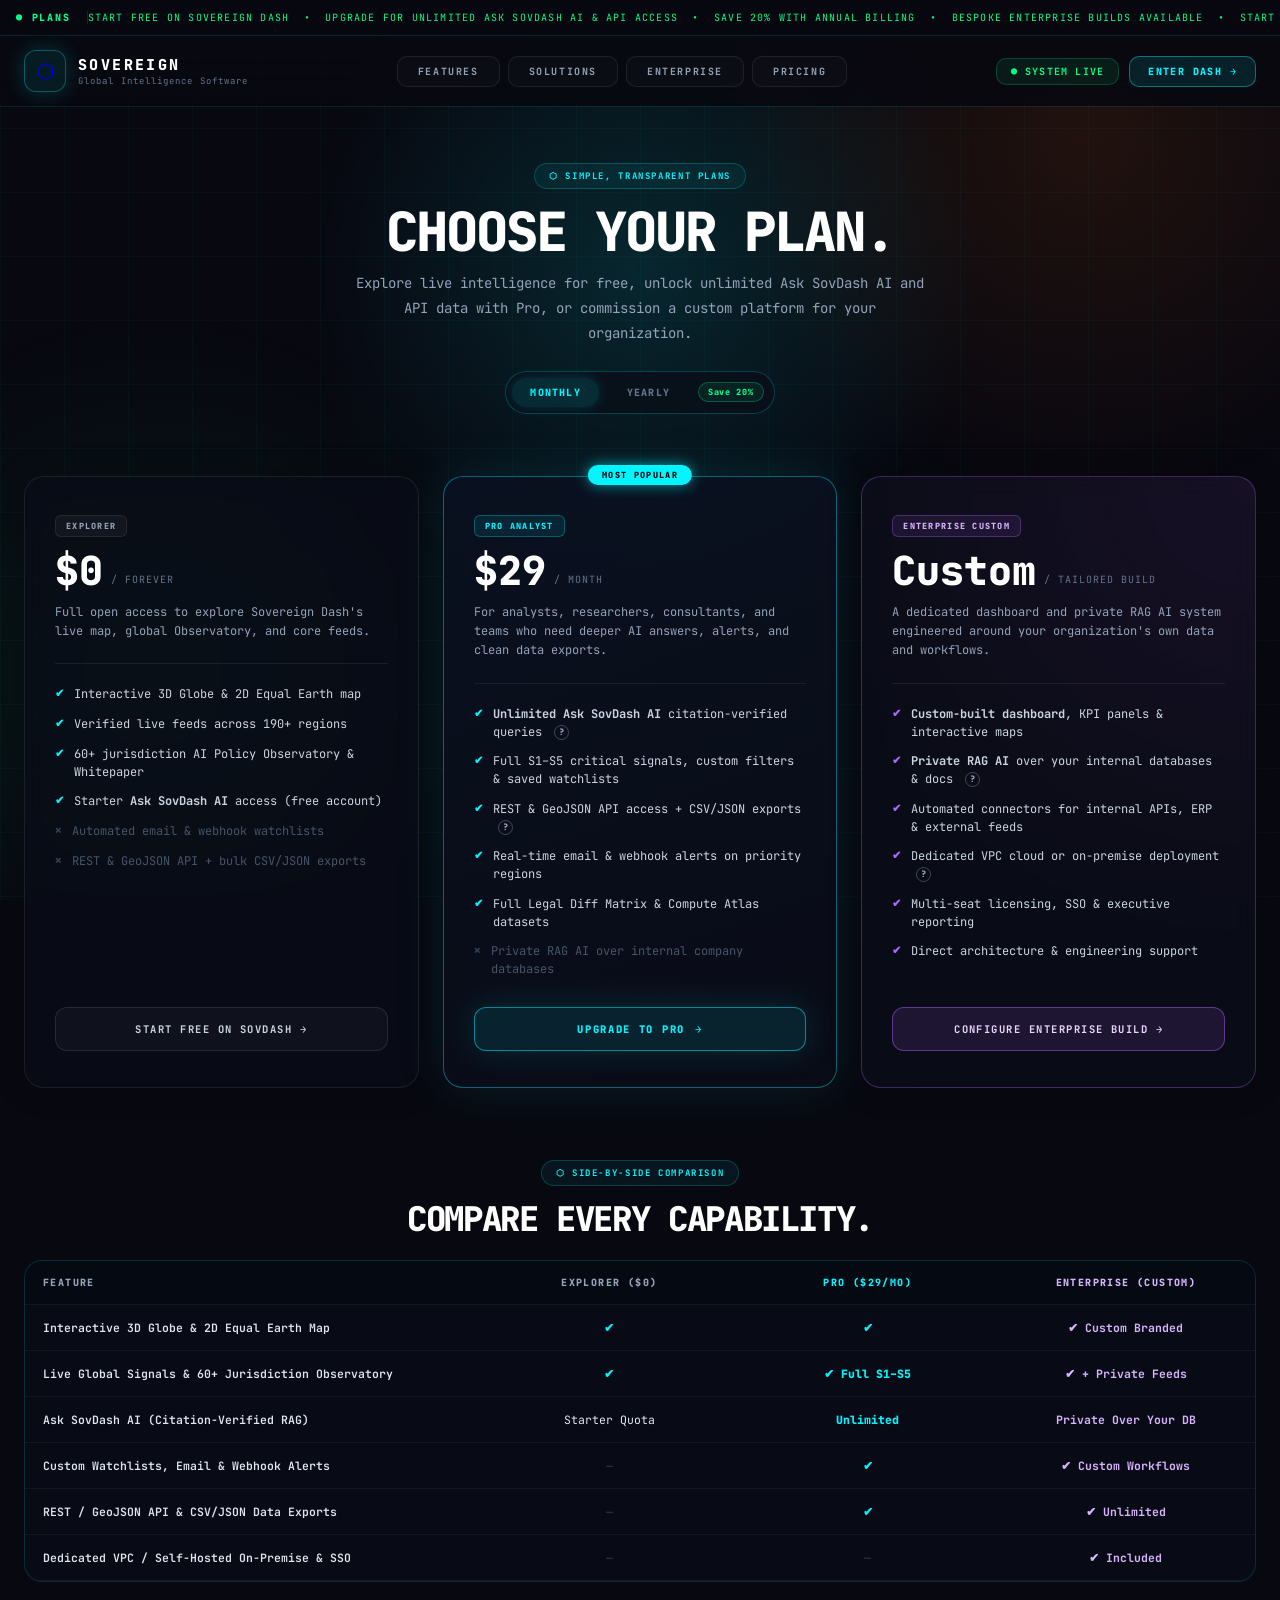
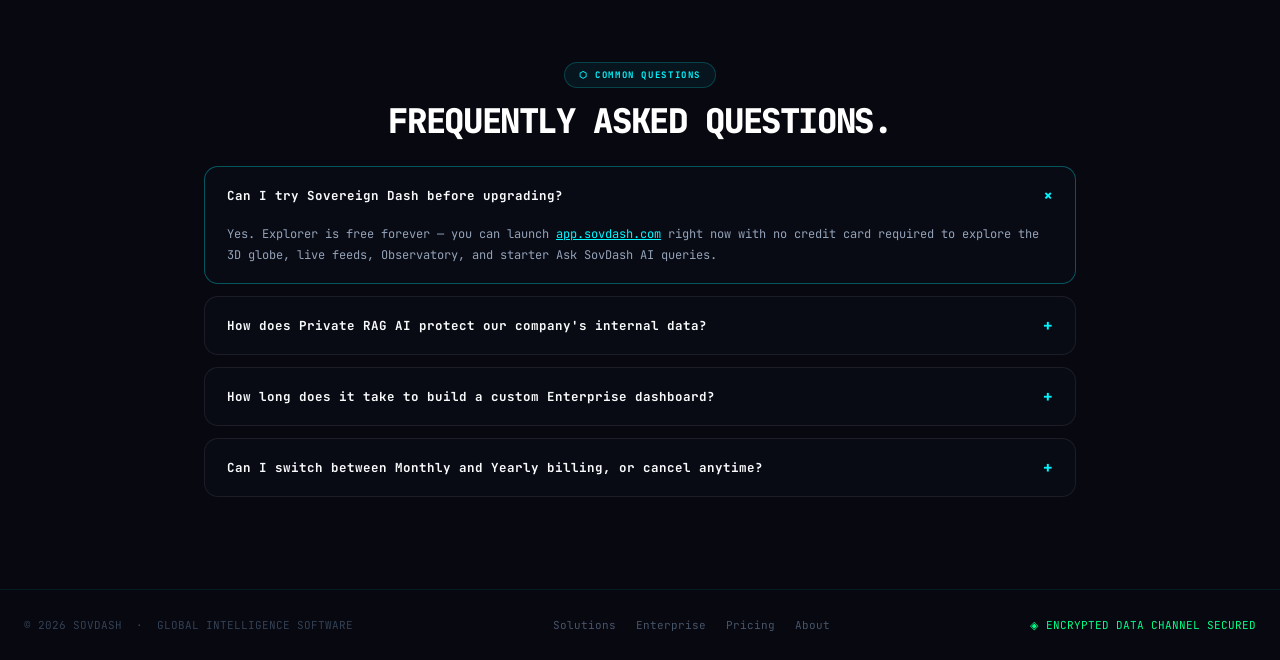
<file: pricing.html>
<!DOCTYPE html>
<html lang="en">
<head>
  <meta charset="UTF-8" />
  <meta name="viewport" content="width=device-width, initial-scale=1.0" />
  <title>Plans &amp; Pricing | Sovereign Intelligence Platform</title>
  <meta name="description" content="Transparent plans for researchers, analysts, and enterprises — start free on Sovereign Dash, upgrade for unlimited Ask SovDash AI and API access, or commission a custom build." />

  <!-- Favicon -->
  <link rel="icon" href="data:image/svg+xml,<svg xmlns=%22http://www.w3.org/2000/svg%22 viewBox=%220 0 100 100%22><text y=%22.9em%22 font-size=%2290%22 fill=%22%2300f5ff%22>⬡</text></svg>" />

  <!-- Fonts Preconnect -->
  <link rel="preconnect" href="https://fonts.googleapis.com" />
  <link rel="preconnect" href="https://fonts.gstatic.com" crossorigin />
  <link href="https://fonts.googleapis.com/css2?family=JetBrains+Mono:wght@400;600;700;800&display=swap" rel="stylesheet" />

  <!-- Stylesheets -->
  <link rel="stylesheet" href="css/base.css?v=20261127d" />
  <link rel="stylesheet" href="css/nav.css?v=20261127d" />
  <link rel="stylesheet" href="css/sections.css?v=20261127d" />
  <link rel="stylesheet" href="css/components.css?v=20261127d" />
  <link rel="stylesheet" href="css/footer.css?v=20261127d" />
  <link rel="stylesheet" href="css/animations.css?v=20261127e" />
  <link rel="stylesheet" href="css/transitions.css?v=20261127e" />

  <style>
    .pricing-header {
      max-width: 1400px;
      margin: 56px auto 28px;
      padding: 0 24px;
      text-align: center;
      position: relative;
      z-index: 10;
    }

    /* Billing Toggle */
    .toggle-billing-wrap {
      display: inline-flex;
      align-items: center;
      gap: 10px;
      padding: 6px;
      border-radius: 999px;
      border: 1px solid rgba(0, 245, 255, 0.22);
      background: rgba(10, 13, 24, 0.72);
      margin: 24px auto 34px;
      position: relative;
      z-index: 10;
    }
    .toggle-billing-btn {
      padding: 8px 18px;
      border-radius: 999px;
      font-family: 'JetBrains Mono', monospace;
      font-size: 10px;
      font-weight: 800;
      letter-spacing: 0.12em;
      text-transform: uppercase;
      cursor: pointer;
      color: #64748b;
      border: none;
      background: transparent;
      transition: all 0.22s;
      outline: none;
    }
    .toggle-billing-btn.active {
      background: rgba(0, 245, 255, 0.12);
      color: var(--cyan);
      box-shadow: 0 0 14px rgba(0, 245, 255, 0.16);
    }
    .annually-discount {
      font-size: 8.5px;
      font-weight: 800;
      color: var(--green);
      border: 1px solid rgba(0, 255, 136, 0.28);
      background: rgba(0, 255, 136, 0.08);
      padding: 3px 9px;
      border-radius: 999px;
      letter-spacing: 0.08em;
      margin-right: 4px;
    }

    /* Tiers grid */
    .pricing-grid {
      max-width: 1320px;
      margin: 0 auto 72px;
      padding: 0 24px;
      display: grid;
      grid-template-columns: repeat(3, 1fr);
      gap: 24px;
      position: relative;
      z-index: 10;
      align-items: stretch;
    }
    @media (max-width: 960px) {
      .pricing-grid {
        grid-template-columns: 1fr;
        gap: 28px;
      }
    }

    .pricing-card {
      border: 1px solid rgba(255, 255, 255, 0.08);
      border-radius: 20px;
      background: rgba(10, 13, 24, 0.68);
      backdrop-filter: blur(12px);
      padding: 36px 30px;
      display: flex;
      flex-direction: column;
      justify-content: space-between;
      position: relative;
      transition: border-color 0.25s, box-shadow 0.25s, transform 0.25s;
      box-shadow: 0 0 32px rgba(0, 0, 0, 0.24);
    }
    .pricing-card:hover {
      border-color: rgba(255, 255, 255, 0.16);
      transform: translateY(-2px);
    }

    .pricing-card.premium {
      border-color: rgba(0, 245, 255, 0.38);
      box-shadow: 0 0 52px rgba(0, 245, 255, 0.10);
      background: linear-gradient(160deg, rgba(10, 18, 34, 0.85) 0%, rgba(10, 13, 24, 0.78) 100%);
    }
    .pricing-card.premium:hover {
      border-color: var(--cyan);
      box-shadow: 0 0 56px rgba(0, 245, 255, 0.18);
    }
    .pricing-card.enterprise-tier {
      border-color: rgba(179, 102, 255, 0.30);
      background: radial-gradient(circle at 100% 0%, rgba(179, 102, 255, 0.09) 0%, rgba(10, 13, 24, 0.78) 65%);
    }
    .pricing-card.enterprise-tier:hover {
      border-color: rgba(179, 102, 255, 0.55);
      box-shadow: 0 0 44px rgba(179, 102, 255, 0.12);
    }

    .premium-tag {
      position: absolute;
      top: -12px;
      left: 50%;
      transform: translateX(-50%);
      font-size: 8.5px;
      font-weight: 800;
      color: #03050b;
      background: var(--cyan);
      box-shadow: 0 0 14px rgba(0, 245, 255, 0.6);
      padding: 4px 14px;
      border-radius: 999px;
      letter-spacing: 0.16em;
      text-transform: uppercase;
      white-space: nowrap;
    }

    .card-plan-header {
      border-bottom: 1px solid rgba(255, 255, 255, 0.07);
      padding-bottom: 22px;
      margin-bottom: 22px;
    }
    .plan-badge {
      display: inline-block;
      font-size: 8.5px;
      font-weight: 800;
      letter-spacing: 0.15em;
      text-transform: uppercase;
      padding: 4px 10px;
      border-radius: 6px;
      background: rgba(255, 255, 255, 0.04);
      border: 1px solid rgba(255, 255, 255, 0.08);
      color: #94a3b8;
      margin-bottom: 14px;
    }
    .premium .plan-badge {
      background: rgba(0, 245, 255, 0.09);
      border-color: rgba(0, 245, 255, 0.28);
      color: var(--cyan);
    }
    .enterprise-tier .plan-badge {
      background: rgba(179, 102, 255, 0.10);
      border-color: rgba(179, 102, 255, 0.30);
      color: #d8b4fe;
    }

    .plan-price-wrap {
      display: flex;
      align-items: flex-end;
      gap: 8px;
      flex-wrap: wrap;
    }
    .plan-price {
      font-size: 40px;
      font-weight: 800;
      color: #fff;
      line-height: 1;
    }
    .plan-period {
      font-size: 10px;
      color: #64748b;
      letter-spacing: 0.1em;
      text-transform: uppercase;
      margin-bottom: 5px;
    }
    .savings-note {
      display: none;
      font-size: 9px;
      font-weight: 700;
      color: var(--green);
      margin-top: 8px;
      letter-spacing: 0.08em;
    }
    .savings-note.visible { display: block; }

    .plan-desc {
      font-size: 12px;
      color: #94a3b8;
      line-height: 1.62;
      margin-top: 12px;
    }

    /* Benefits list + Baymard-backed inline feature tooltips */
    .benefits-list {
      list-style: none;
      display: flex;
      flex-direction: column;
      gap: 12px;
      margin-bottom: 28px;
      flex-grow: 1;
    }
    .benefit-item {
      display: flex;
      align-items: flex-start;
      gap: 10px;
      font-size: 12px;
      color: #cbd5e1;
      line-height: 1.48;
      position: relative;
    }
    .benefit-check {
      font-size: 11px;
      color: var(--cyan);
      font-weight: 800;
      line-height: 1.3;
      flex-shrink: 0;
    }
    .enterprise-tier .benefit-check { color: #b366ff; }
    .benefit-disabled { color: #475569; }
    .benefit-disabled .benefit-check { color: #334155; }

    .info-tip {
      display: inline-flex;
      align-items: center;
      justify-content: center;
      width: 15px;
      height: 15px;
      border-radius: 50%;
      border: 1px solid rgba(148, 163, 184, 0.38);
      color: #94a3b8;
      font-size: 9px;
      font-weight: 800;
      margin-left: 5px;
      cursor: help;
      position: relative;
      vertical-align: middle;
      flex-shrink: 0;
    }
    .info-tip:hover, .info-tip:focus {
      border-color: var(--cyan);
      color: var(--cyan);
      outline: none;
    }
    .info-tip-pop {
      display: none;
      position: absolute;
      bottom: calc(100% + 8px);
      left: 50%;
      transform: translateX(-50%);
      width: 220px;
      padding: 9px 11px;
      border-radius: 8px;
      background: rgba(5, 9, 20, 0.98);
      border: 1px solid rgba(0, 245, 255, 0.35);
      color: #e2e8f0;
      font-size: 10px;
      font-weight: 400;
      line-height: 1.5;
      z-index: 40;
      box-shadow: 0 12px 28px rgba(0, 0, 0, 0.65);
      pointer-events: none;
      text-align: left;
    }
    .info-tip:hover .info-tip-pop,
    .info-tip:focus .info-tip-pop {
      display: block;
    }

    /* Comparison Matrix (Baymard scannability standard) */
    .matrix-section {
      max-width: 1320px;
      margin: 0 auto 80px;
      padding: 0 24px;
      position: relative;
      z-index: 10;
    }
    .matrix-scroll {
      overflow-x: auto;
      border-radius: 18px;
      border: 1px solid rgba(0, 245, 255, 0.15);
      background: rgba(10, 13, 24, 0.68);
      backdrop-filter: blur(12px);
    }
    .matrix-table {
      width: 100%;
      min-width: 640px;
      border-collapse: collapse;
      font-size: 11.5px;
    }
    .matrix-table th, .matrix-table td {
      padding: 15px 18px;
      text-align: left;
      border-bottom: 1px solid rgba(255, 255, 255, 0.05);
    }
    .matrix-table thead th {
      font-size: 10px;
      font-weight: 800;
      letter-spacing: 0.14em;
      text-transform: uppercase;
      color: #94a3b8;
      background: rgba(6, 9, 18, 0.92);
    }
    .matrix-table th:not(:first-child),
    .matrix-table td:not(:first-child) {
      text-align: center;
      width: 21%;
    }
    .matrix-table tbody tr:hover {
      background: rgba(0, 245, 255, 0.03);
    }
    .matrix-table td:first-child {
      color: #e2e8f0;
      font-weight: 600;
    }
    .m-yes { color: var(--cyan); font-weight: 800; }
    .m-ent { color: #d8b4fe; font-weight: 700; }
    .m-no  { color: #334155; }

    /* FAQ Accordion (CXL objection handling) */
    .faq-section {
      max-width: 920px;
      margin: 0 auto 92px;
      padding: 0 24px;
      position: relative;
      z-index: 10;
    }
    .faq-list {
      display: flex;
      flex-direction: column;
      gap: 12px;
      margin-top: 28px;
    }
    .faq-item {
      border: 1px solid rgba(255, 255, 255, 0.08);
      border-radius: 14px;
      background: rgba(10, 13, 24, 0.65);
      overflow: hidden;
      transition: border-color 0.2s;
    }
    .faq-item.open {
      border-color: rgba(0, 245, 255, 0.32);
    }
    .faq-q {
      width: 100%;
      padding: 18px 22px;
      background: transparent;
      border: none;
      color: #f8fafc;
      font-family: 'JetBrains Mono', monospace;
      font-size: 12.5px;
      font-weight: 700;
      text-align: left;
      cursor: pointer;
      display: flex;
      align-items: center;
      justify-content: space-between;
      gap: 16px;
    }
    .faq-icon {
      color: var(--cyan);
      font-size: 16px;
      flex-shrink: 0;
      transition: transform 0.22s;
    }
    .faq-item.open .faq-icon {
      transform: rotate(45deg);
    }
    .faq-a {
      display: none;
      padding: 0 22px 18px;
      font-size: 12px;
      color: #94a3b8;
      line-height: 1.72;
    }
    .faq-item.open .faq-a {
      display: block;
    }
  </style>
</head>
<body>

<div class="bg-grid"></div>

<!-- TICKER -->
<div class="ticker-bar">
  <div class="ticker-label">● PLANS</div>
  <div class="ticker-track">
    <span class="ticker-inner">
      START FREE ON SOVEREIGN DASH &nbsp;•&nbsp;
      UPGRADE FOR UNLIMITED ASK SOVDASH AI &amp; API ACCESS &nbsp;•&nbsp;
      SAVE 20% WITH ANNUAL BILLING &nbsp;•&nbsp;
      BESPOKE ENTERPRISE BUILDS AVAILABLE &nbsp;•&nbsp;
      START FREE ON SOVEREIGN DASH &nbsp;•&nbsp;
      UPGRADE FOR UNLIMITED ASK SOVDASH AI &amp; API ACCESS &nbsp;•&nbsp;
    </span>
  </div>
</div>

<!-- NAV -->
<nav>
  <div class="nav-inner">
    <a href="index.html" class="logo">
      <div class="logo-icon">⬡</div>
      <div class="logo-text">
        <div class="logo-title">SOVEREIGN</div>
        <div class="logo-sub">Global Intelligence Software</div>
      </div>
    </a>

    <!-- Hamburger (shows on mobile) -->
    <button class="nav-hamburger" aria-label="Open menu" aria-expanded="false">
      <span></span><span></span><span></span>
    </button>

    <div class="nav-tabs">
      <a href="index.html#features" class="nav-tab">Features</a>
      <a href="solutions.html" class="nav-tab">Solutions</a>
      <a href="enterprise.html" class="nav-tab">Enterprise</a>
      <a href="pricing.html" class="nav-tab active">Pricing</a>
    </div>

    <div class="nav-right">
      <div class="live-badge">● SYSTEM LIVE</div>
      <a href="https://app.sovdash.com/" target="_blank" class="btn-cta-small">Enter Dash →</a>
    </div>
  </div>

  <!-- Full-screen mobile nav drawer -->
  <div class="nav-drawer" aria-hidden="true">
    <a href="index.html#features" class="nav-drawer-tab">Features</a>
    <a href="solutions.html" class="nav-drawer-tab">Solutions</a>
    <a href="enterprise.html" class="nav-drawer-tab">Enterprise</a>
    <a href="pricing.html" class="nav-drawer-tab active">Pricing</a>
    <a href="https://app.sovdash.com/" target="_blank" class="nav-drawer-tab" style="color: var(--cyan); border-color: rgba(0,245,255,0.3);">Enter Dash →</a>
  </div>
</nav>

<!-- PRICING HEADER -->
<header class="pricing-header">
  <div class="section-badge">⬡ Simple, Transparent Plans</div>
  <h2 style="font-size: clamp(32px, 5vw, 54px);">Choose Your Plan.</h2>
  <p class="section-desc" style="margin: 12px auto 0; max-width: 580px; color: #94a3b8;">Explore live intelligence for free, unlock unlimited Ask SovDash AI and API data with Pro, or commission a custom platform for your organization.</p>

  <!-- Billing selector toggle -->
  <div class="toggle-billing-wrap" role="group" aria-label="Billing interval">
    <button type="button" class="toggle-billing-btn active" id="btn-monthly">Monthly</button>
    <button type="button" class="toggle-billing-btn" id="btn-yearly">Yearly</button>
    <span class="annually-discount">Save 20%</span>
  </div>
</header>

<!-- 3 PRICING TIERS -->
<div class="pricing-grid">

  <!-- Tier 1: Explorer (Free) -->
  <div class="pricing-card">
    <div class="card-plan-header">
      <div class="plan-badge">Explorer</div>
      <div class="plan-price-wrap">
        <span class="plan-price">$0</span>
        <span class="plan-period">/ forever</span>
      </div>
      <div class="plan-desc">Full open access to explore Sovereign Dash's live map, global Observatory, and core feeds.</div>
    </div>

    <ul class="benefits-list">
      <li class="benefit-item">
        <span class="benefit-check">✔</span>
        <span>Interactive 3D Globe &amp; 2D Equal Earth map</span>
      </li>
      <li class="benefit-item">
        <span class="benefit-check">✔</span>
        <span>Verified live feeds across 190+ regions</span>
      </li>
      <li class="benefit-item">
        <span class="benefit-check">✔</span>
        <span>60+ jurisdiction AI Policy Observatory &amp; Whitepaper</span>
      </li>
      <li class="benefit-item">
        <span class="benefit-check">✔</span>
        <span>Starter <strong>Ask SovDash AI</strong> access (free account)</span>
      </li>
      <li class="benefit-item benefit-disabled">
        <span class="benefit-check">✕</span>
        <span>Automated email &amp; webhook watchlists</span>
      </li>
      <li class="benefit-item benefit-disabled">
        <span class="benefit-check">✕</span>
        <span>REST &amp; GeoJSON API + bulk CSV/JSON exports</span>
      </li>
    </ul>

    <a href="https://app.sovdash.com/" target="_blank" class="btn-secondary" style="width:100%; text-align:center; justify-content:center; padding:14px; font-size:10.5px; border-radius:12px;">
      START FREE ON SOVDASH →
    </a>
  </div>

  <!-- Tier 2: Pro (Popular) -->
  <div class="pricing-card premium">
    <div class="premium-tag">MOST POPULAR</div>
    <div class="card-plan-header">
      <div class="plan-badge">Pro Analyst</div>
      <div class="plan-price-wrap">
        <span class="plan-price" id="pro-price">$29</span>
        <span class="plan-period" id="pro-period">/ month</span>
      </div>
      <div class="savings-note" id="pro-savings">✓ Saving $72/year ($276 billed annually)</div>
      <div class="plan-desc">For analysts, researchers, consultants, and teams who need deeper AI answers, alerts, and clean data exports.</div>
    </div>

    <ul class="benefits-list">
      <li class="benefit-item">
        <span class="benefit-check">✔</span>
        <span>
          <strong>Unlimited Ask SovDash AI</strong> citation-verified queries
          <span class="info-tip" tabindex="0" aria-label="About Ask SovDash AI">?<span class="info-tip-pop">Natural-language RAG search across live feeds, 60+ legal profiles, and 6,000+ facilities — every claim backed by linked sources.</span></span>
        </span>
      </li>
      <li class="benefit-item">
        <span class="benefit-check">✔</span>
        <span>Full S1–S5 critical signals, custom filters &amp; saved watchlists</span>
      </li>
      <li class="benefit-item">
        <span class="benefit-check">✔</span>
        <span>
          REST &amp; GeoJSON API access + CSV/JSON exports
          <span class="info-tip" tabindex="0" aria-label="About API and exports">?<span class="info-tip-pop">Pull structured event streams, legal comparisons, and data center registries straight into Excel, BI tools, or your own apps.</span></span>
        </span>
      </li>
      <li class="benefit-item">
        <span class="benefit-check">✔</span>
        <span>Real-time email &amp; webhook alerts on priority regions</span>
      </li>
      <li class="benefit-item">
        <span class="benefit-check">✔</span>
        <span>Full Legal Diff Matrix &amp; Compute Atlas datasets</span>
      </li>
      <li class="benefit-item benefit-disabled">
        <span class="benefit-check">✕</span>
        <span>Private RAG AI over internal company databases</span>
      </li>
    </ul>

    <button id="btn-acquire-pro" class="btn-primary" style="width:100%; text-align:center; justify-content:center; padding:14px; font-size:10.5px; border-radius:12px;">
      UPGRADE TO PRO <span class="arrow">→</span>
    </button>
  </div>

  <!-- Tier 3: Enterprise (Custom — consistent across index.html & enterprise.html) -->
  <div class="pricing-card enterprise-tier">
    <div class="card-plan-header">
      <div class="plan-badge">Enterprise Custom</div>
      <div class="plan-price-wrap">
        <span class="plan-price">Custom</span>
        <span class="plan-period">/ tailored build</span>
      </div>
      <div class="plan-desc">A dedicated dashboard and private RAG AI system engineered around your organization's own data and workflows.</div>
    </div>

    <ul class="benefits-list">
      <li class="benefit-item">
        <span class="benefit-check">✔</span>
        <span><strong>Custom-built dashboard</strong>, KPI panels &amp; interactive maps</span>
      </li>
      <li class="benefit-item">
        <span class="benefit-check">✔</span>
        <span>
          <strong>Private RAG AI</strong> over your internal databases &amp; docs
          <span class="info-tip" tabindex="0" aria-label="About Private RAG AI">?<span class="info-tip-pop">Dedicated AI copilot indexed strictly on your private files, databases, and feeds — zero third-party model training.</span></span>
        </span>
      </li>
      <li class="benefit-item">
        <span class="benefit-check">✔</span>
        <span>Automated connectors for internal APIs, ERP &amp; external feeds</span>
      </li>
      <li class="benefit-item">
        <span class="benefit-check">✔</span>
        <span>
          Dedicated VPC cloud or on-premise deployment
          <span class="info-tip" tabindex="0" aria-label="About Isolated Deployment">?<span class="info-tip-pop">Host inside a sealed private cloud environment or directly inside your corporate network with SSO &amp; role permissions.</span></span>
        </span>
      </li>
      <li class="benefit-item">
        <span class="benefit-check">✔</span>
        <span>Multi-seat licensing, SSO &amp; executive reporting</span>
      </li>
      <li class="benefit-item">
        <span class="benefit-check">✔</span>
        <span>Direct architecture &amp; engineering support</span>
      </li>
    </ul>

    <a href="enterprise.html" class="btn-secondary" style="width:100%; text-align:center; justify-content:center; padding:14px; font-size:10.5px; border-radius:12px; border-color:rgba(179,102,255,0.45); color:#e9d5ff; background:rgba(179,102,255,0.12);">
      CONFIGURE ENTERPRISE BUILD →
    </a>
  </div>

</div>

<!-- SCANNABLE SIDE-BY-SIDE COMPARISON MATRIX -->
<section class="matrix-section">
  <div class="section-header" style="margin-bottom: 24px;">
    <div class="section-badge">⬡ Side-by-Side Comparison</div>
    <h2 style="font-size: clamp(22px, 3vw, 34px);">Compare Every Capability.</h2>
  </div>

  <div class="matrix-scroll">
    <table class="matrix-table">
      <thead>
        <tr>
          <th>Feature</th>
          <th>Explorer ($0)</th>
          <th style="color:var(--cyan);">Pro ($29/mo)</th>
          <th style="color:#d8b4fe;">Enterprise (Custom)</th>
        </tr>
      </thead>
      <tbody>
        <tr>
          <td>Interactive 3D Globe &amp; 2D Equal Earth Map</td>
          <td class="m-yes">✔</td>
          <td class="m-yes">✔</td>
          <td class="m-ent">✔ Custom Branded</td>
        </tr>
        <tr>
          <td>Live Global Signals &amp; 60+ Jurisdiction Observatory</td>
          <td class="m-yes">✔</td>
          <td class="m-yes">✔ Full S1–S5</td>
          <td class="m-ent">✔ + Private Feeds</td>
        </tr>
        <tr>
          <td>Ask SovDash AI (Citation-Verified RAG)</td>
          <td>Starter Quota</td>
          <td class="m-yes">Unlimited</td>
          <td class="m-ent">Private Over Your DB</td>
        </tr>
        <tr>
          <td>Custom Watchlists, Email &amp; Webhook Alerts</td>
          <td class="m-no">—</td>
          <td class="m-yes">✔</td>
          <td class="m-ent">✔ Custom Workflows</td>
        </tr>
        <tr>
          <td>REST / GeoJSON API &amp; CSV/JSON Data Exports</td>
          <td class="m-no">—</td>
          <td class="m-yes">✔</td>
          <td class="m-ent">✔ Unlimited</td>
        </tr>
        <tr>
          <td>Dedicated VPC / Self-Hosted On-Premise &amp; SSO</td>
          <td class="m-no">—</td>
          <td class="m-no">—</td>
          <td class="m-ent">✔ Included</td>
        </tr>
      </tbody>
    </table>
  </div>
</section>

<!-- FAQ ACCORDION (CXL OBJECTION HANDLING) -->
<section class="faq-section">
  <div class="section-header" style="margin-bottom: 8px;">
    <div class="section-badge">⬡ Common Questions</div>
    <h2 style="font-size: clamp(22px, 3vw, 34px);">Frequently Asked Questions.</h2>
  </div>

  <div class="faq-list">
    <div class="faq-item open">
      <button type="button" class="faq-q" aria-expanded="true">
        <span>Can I try Sovereign Dash before upgrading?</span>
        <span class="faq-icon">+</span>
      </button>
      <div class="faq-a">Yes. Explorer is free forever — you can launch <a href="https://app.sovdash.com/" target="_blank" style="color:var(--cyan);">app.sovdash.com</a> right now with no credit card required to explore the 3D globe, live feeds, Observatory, and starter Ask SovDash AI queries.</div>
    </div>

    <div class="faq-item">
      <button type="button" class="faq-q" aria-expanded="false">
        <span>How does Private RAG AI protect our company's internal data?</span>
        <span class="faq-icon">+</span>
      </button>
      <div class="faq-a">Enterprise builds deploy an isolated vector index inside your dedicated cloud VPC or on-premise infrastructure. Your documents and databases are never shared across tenants and are never used to train external AI models.</div>
    </div>

    <div class="faq-item">
      <button type="button" class="faq-q" aria-expanded="false">
        <span>How long does it take to build a custom Enterprise dashboard?</span>
        <span class="faq-icon">+</span>
      </button>
      <div class="faq-a">Most custom dashboards and Private RAG AI pilots launch within 2–4 weeks from scoping, depending on the number of internal data connectors and security/on-premise deployment requirements.</div>
    </div>

    <div class="faq-item">
      <button type="button" class="faq-q" aria-expanded="false">
        <span>Can I switch between Monthly and Yearly billing, or cancel anytime?</span>
        <span class="faq-icon">+</span>
      </button>
      <div class="faq-a">Yes. Pro subscriptions have zero lock-in — you can upgrade, switch billing intervals, or cancel anytime without penalty. Annual billing saves 20% ($72/year).</div>
    </div>
  </div>
</section>

<!-- FOOTER -->
<footer>
  <span>© 2026 SOVDASH &nbsp;·&nbsp; GLOBAL INTELLIGENCE SOFTWARE</span>
  <div class="footer-links">
    <a href="solutions.html">Solutions</a>
    <a href="enterprise.html">Enterprise</a>
    <a href="pricing.html">Pricing</a>
    <a href="about.html">About</a>
  </div>
  <div class="footer-live">
    <span>◈</span> ENCRYPTED DATA CHANNEL SECURED
  </div>
</footer>

<script src="js/nav.js?v=20261128b" defer></script>
<script src="js/transitions.js?v=20261128b" defer></script>
<script src="js/cursor-trail.js?v=20261128b" defer></script>
<script>
  document.addEventListener('DOMContentLoaded', () => {
    const btnMonthly = document.getElementById('btn-monthly');
    const btnYearly = document.getElementById('btn-yearly');
    const proPrice = document.getElementById('pro-price');
    const proPeriod = document.getElementById('pro-period');
    const proSavings = document.getElementById('pro-savings');
    const proBtn = document.getElementById('btn-acquire-pro');

    let currentPeriod = 'monthly';

    function setBilling(period) {
      currentPeriod = period;
      if (period === 'monthly') {
        btnMonthly.classList.add('active');
        btnYearly.classList.remove('active');
        proPrice.textContent = '$29';
        proPeriod.textContent = '/ month';
        if (proSavings) proSavings.classList.remove('visible');
      } else {
        btnMonthly.classList.remove('active');
        btnYearly.classList.add('active');
        proPrice.textContent = '$23';
        proPeriod.textContent = '/ mo billed yearly';
        if (proSavings) proSavings.classList.add('visible');
      }
    }

    btnMonthly.addEventListener('click', () => setBilling('monthly'));
    btnYearly.addEventListener('click', () => setBilling('yearly'));

    const CHECKOUT_LINKS = {
      monthly: 'checkout.html?period=monthly',
      yearly: 'checkout.html?period=yearly'
    };

    if (proBtn) {
      proBtn.addEventListener('click', () => {
        window.location.href = CHECKOUT_LINKS[currentPeriod];
      });
    }

    // FAQ Accordion toggle
    document.querySelectorAll('.faq-item .faq-q').forEach((btn) => {
      btn.addEventListener('click', () => {
        const item = btn.closest('.faq-item');
        const wasOpen = item.classList.contains('open');
        document.querySelectorAll('.faq-item').forEach((el) => {
          el.classList.remove('open');
          el.querySelector('.faq-q')?.setAttribute('aria-expanded', 'false');
        });
        if (!wasOpen) {
          item.classList.add('open');
          btn.setAttribute('aria-expanded', 'true');
        }
      });
    });
  });
</script>
</body>
</html>
</file>
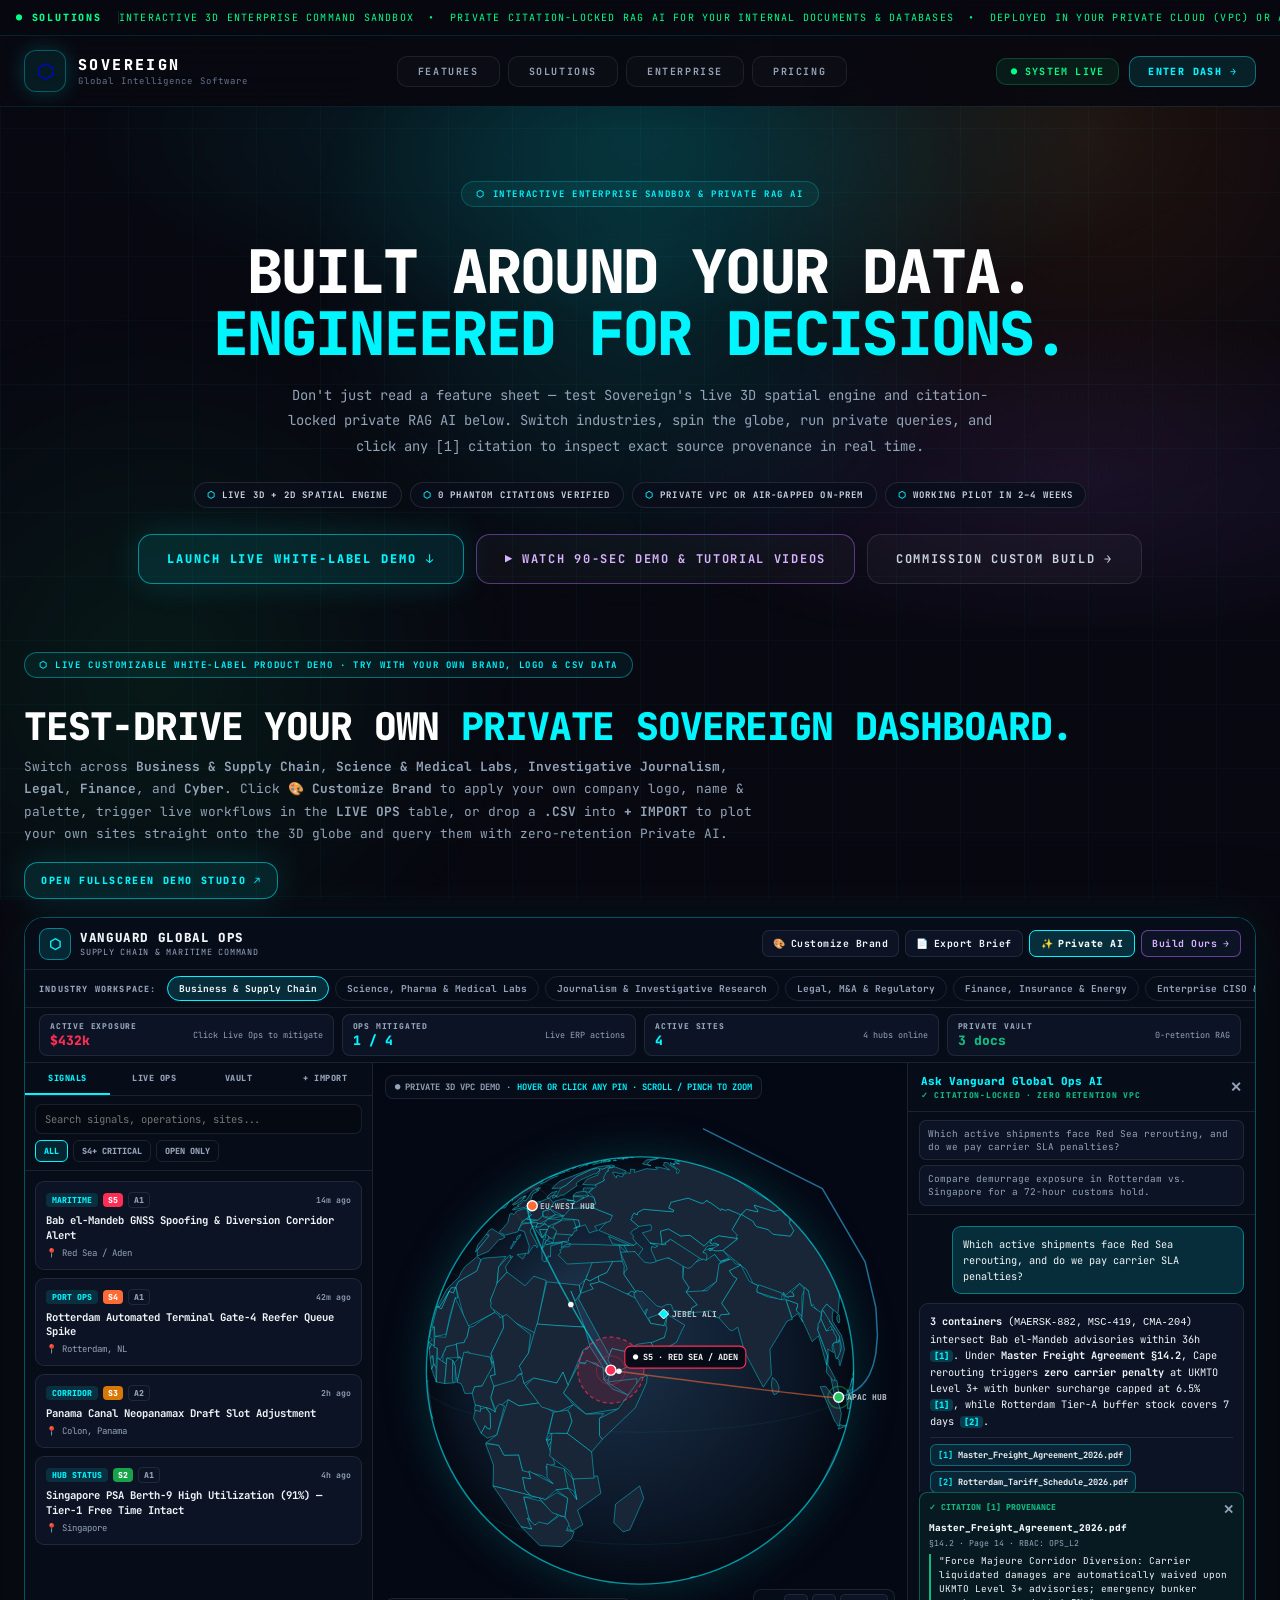
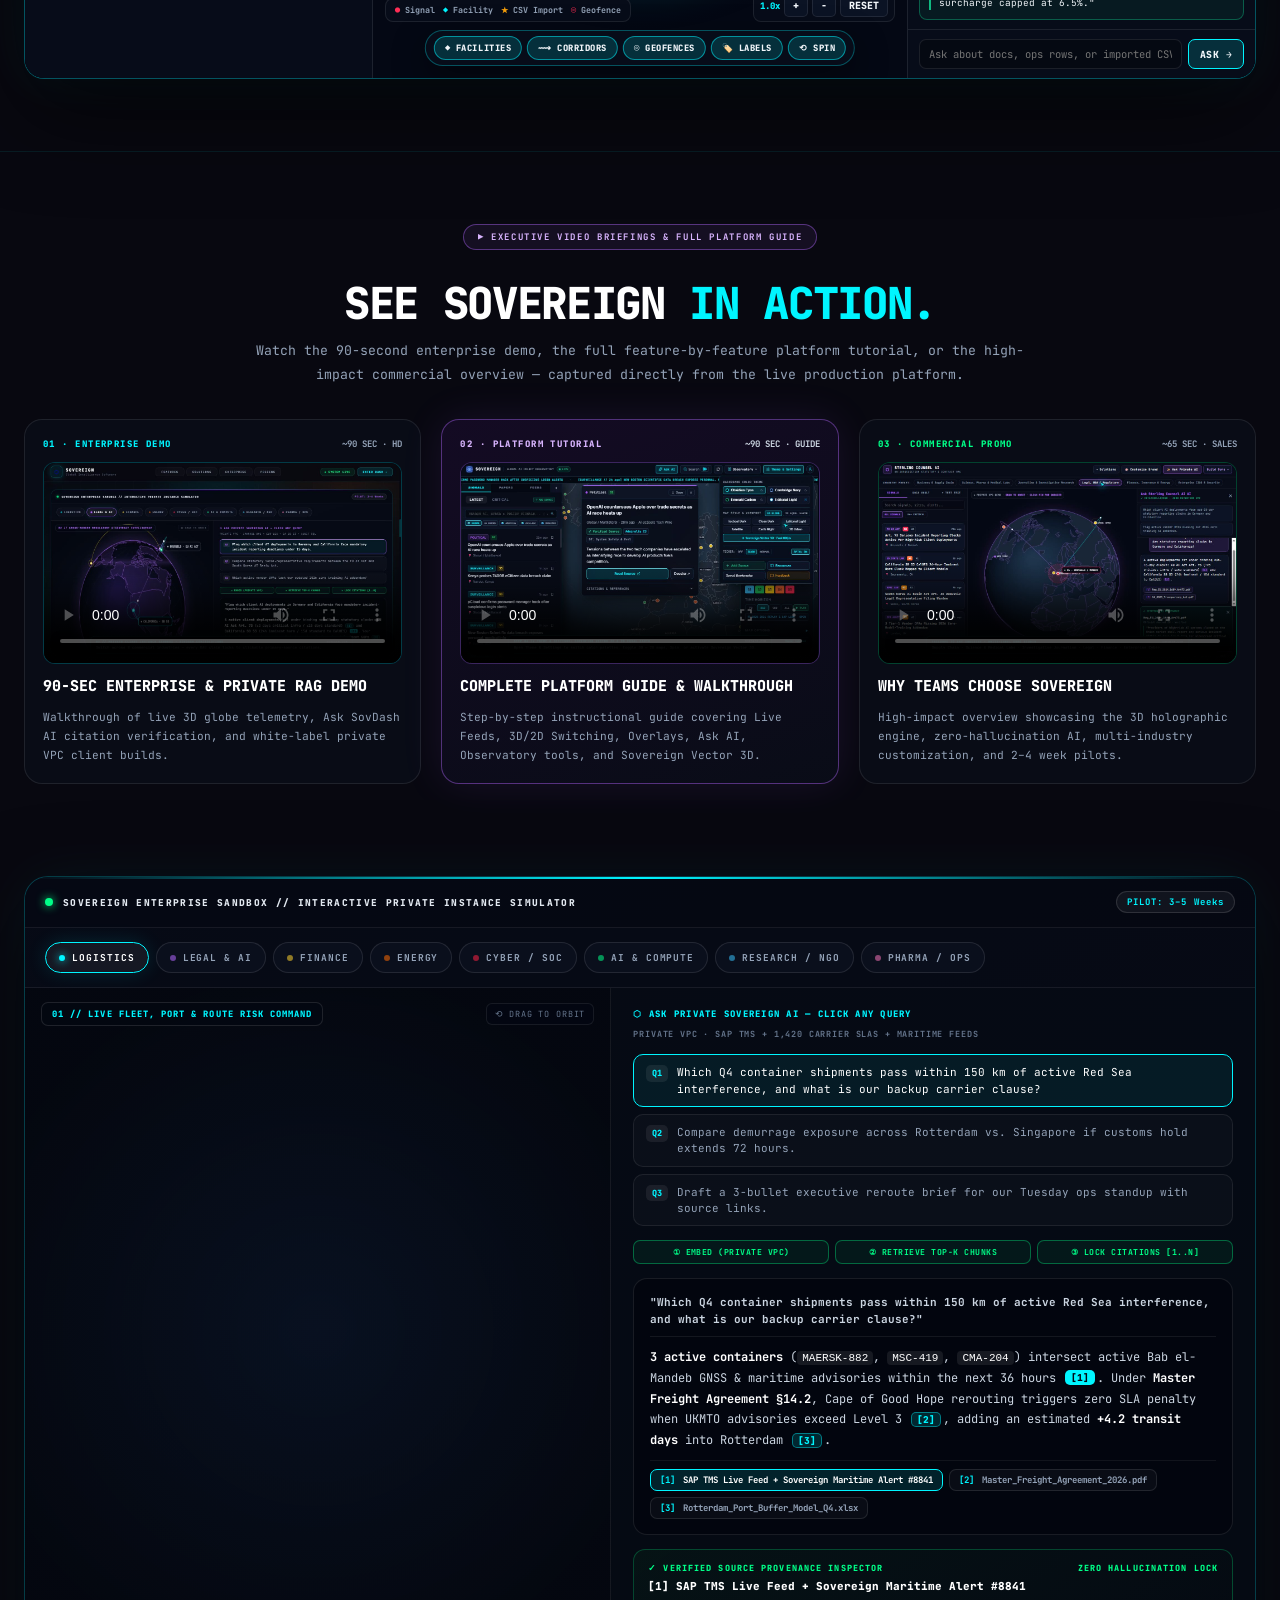
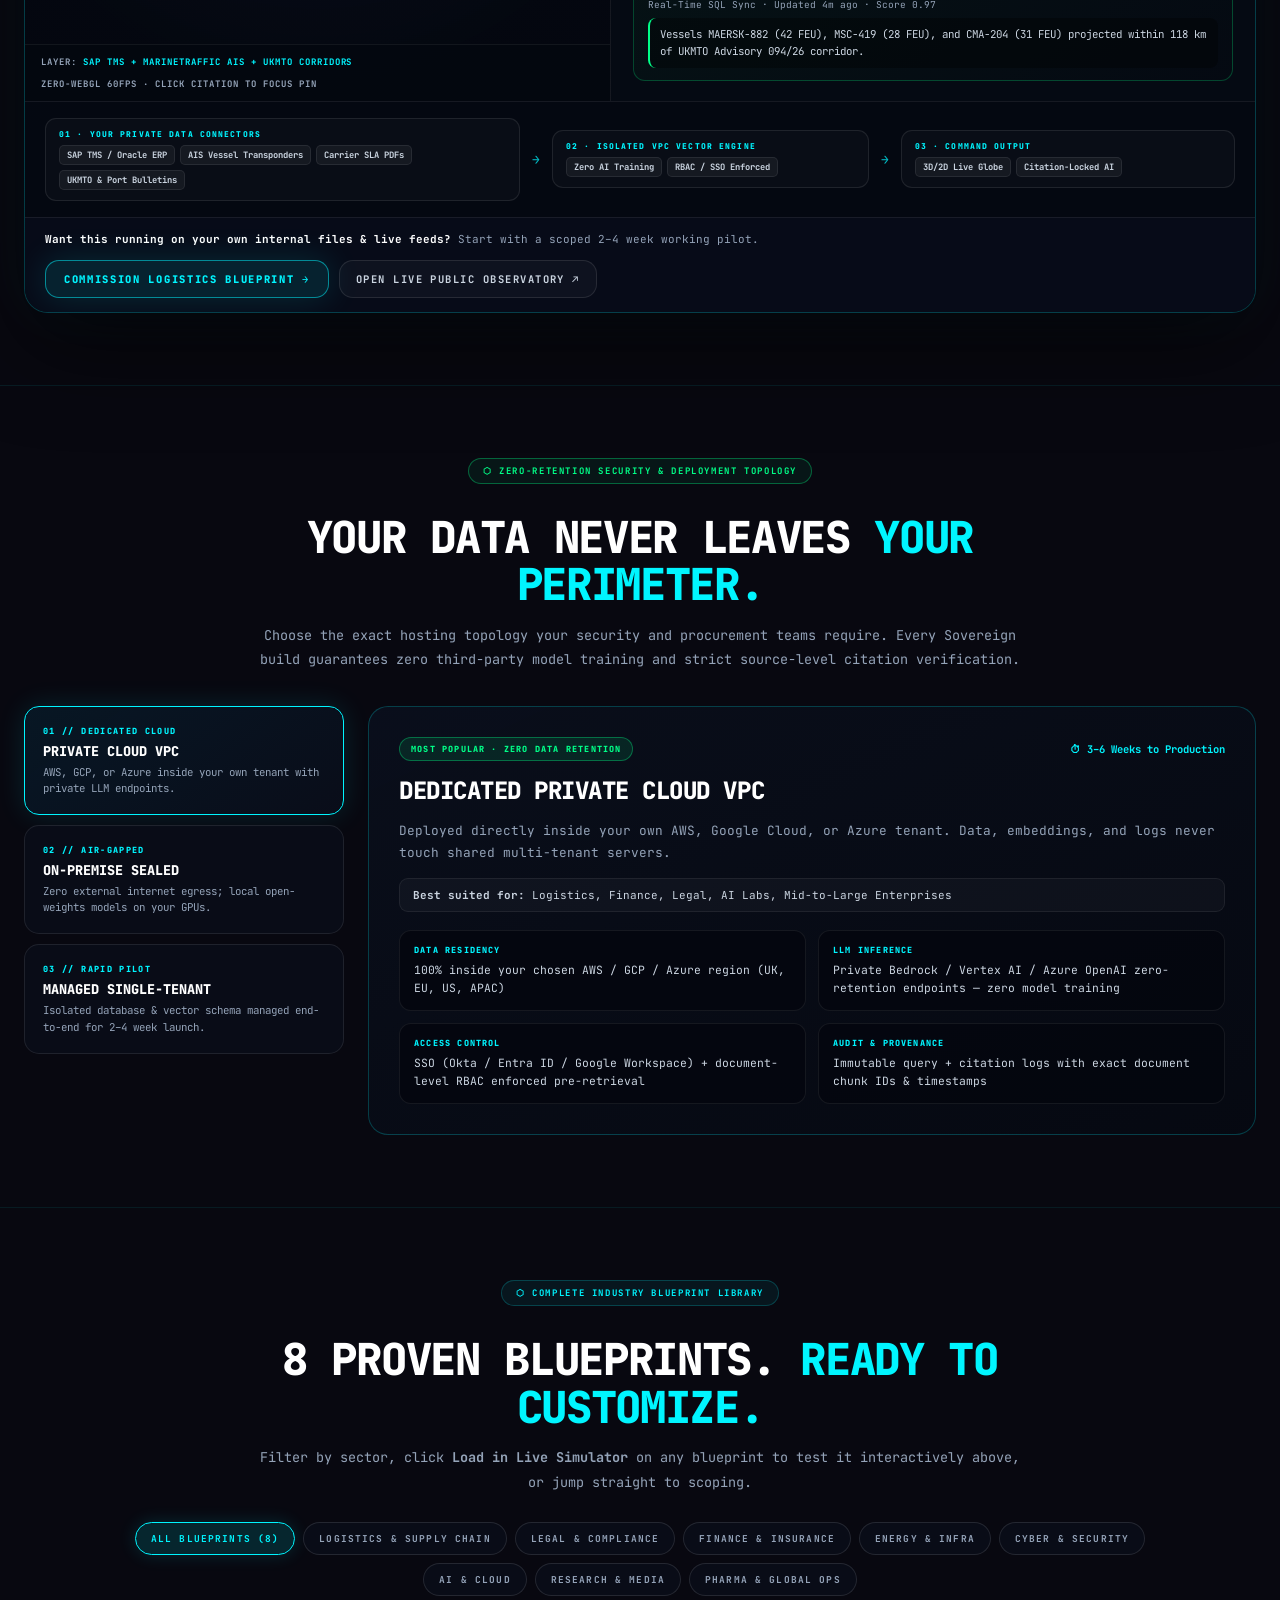
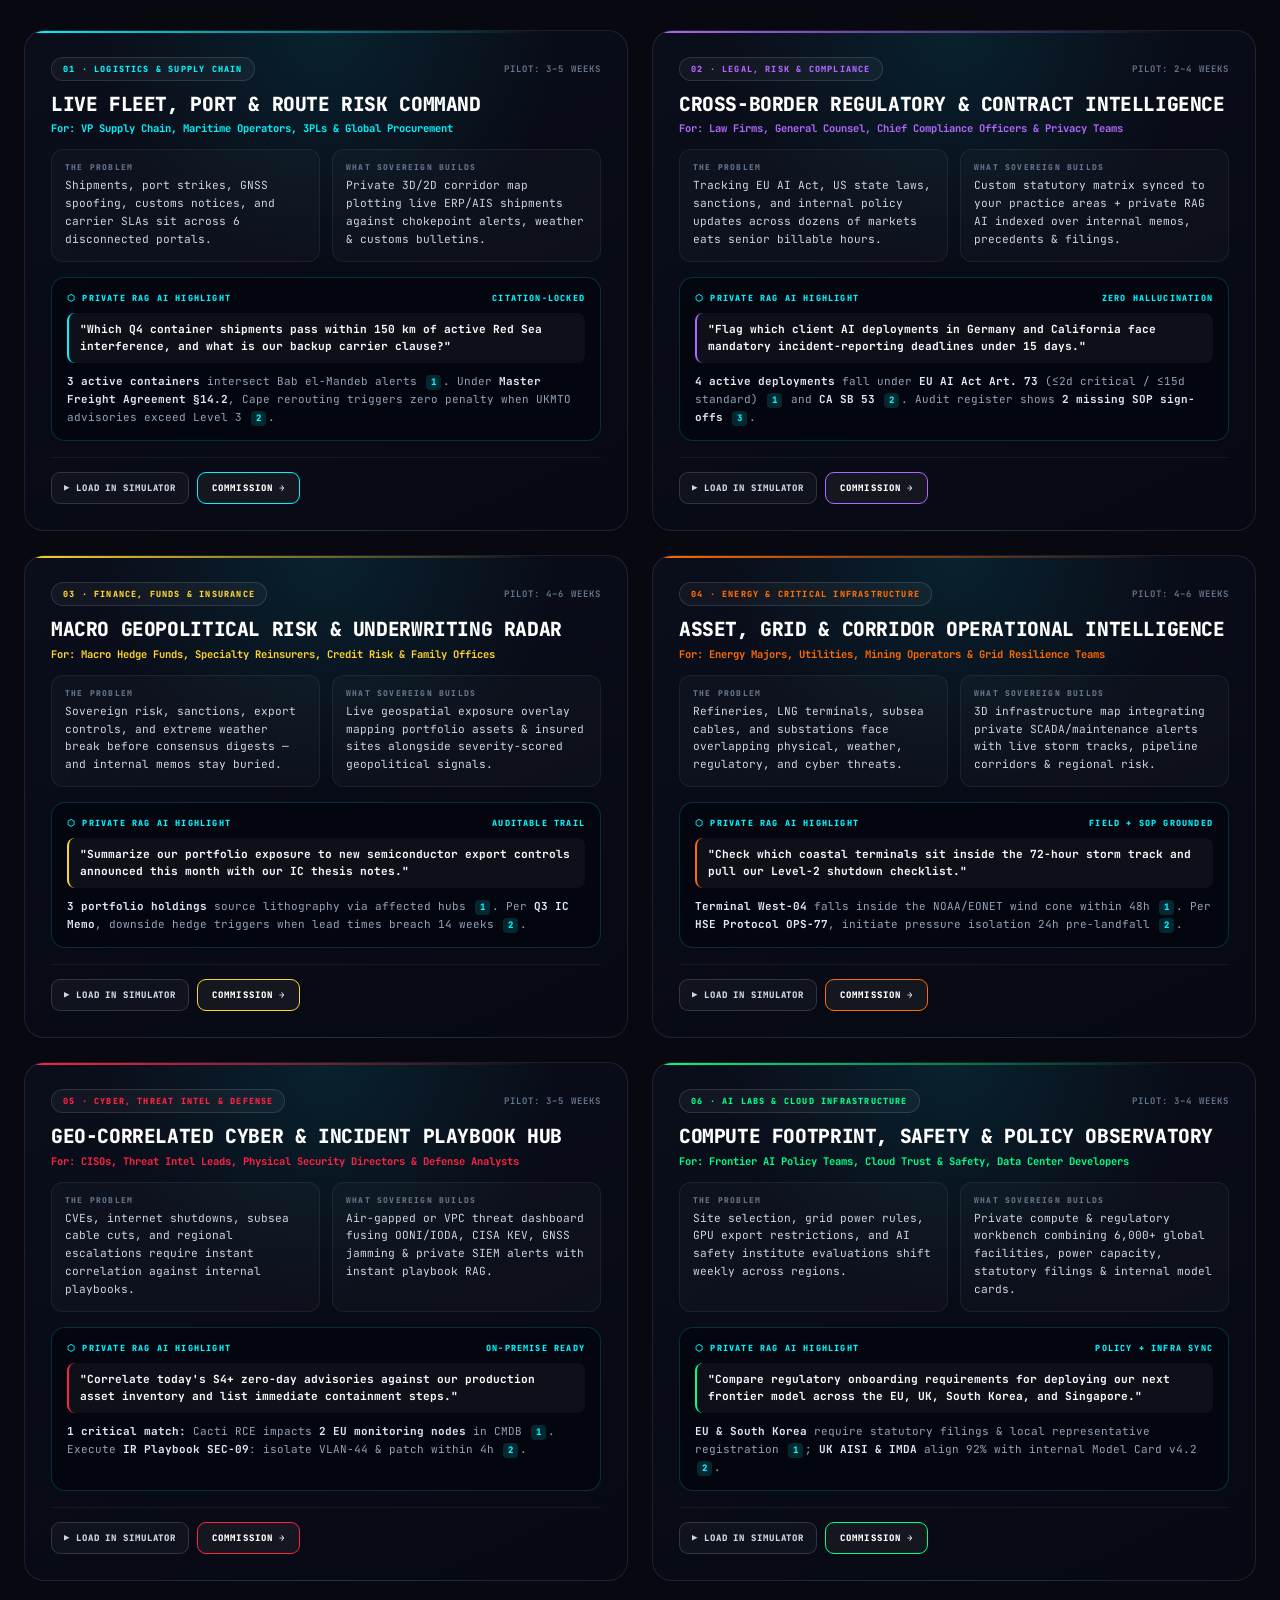
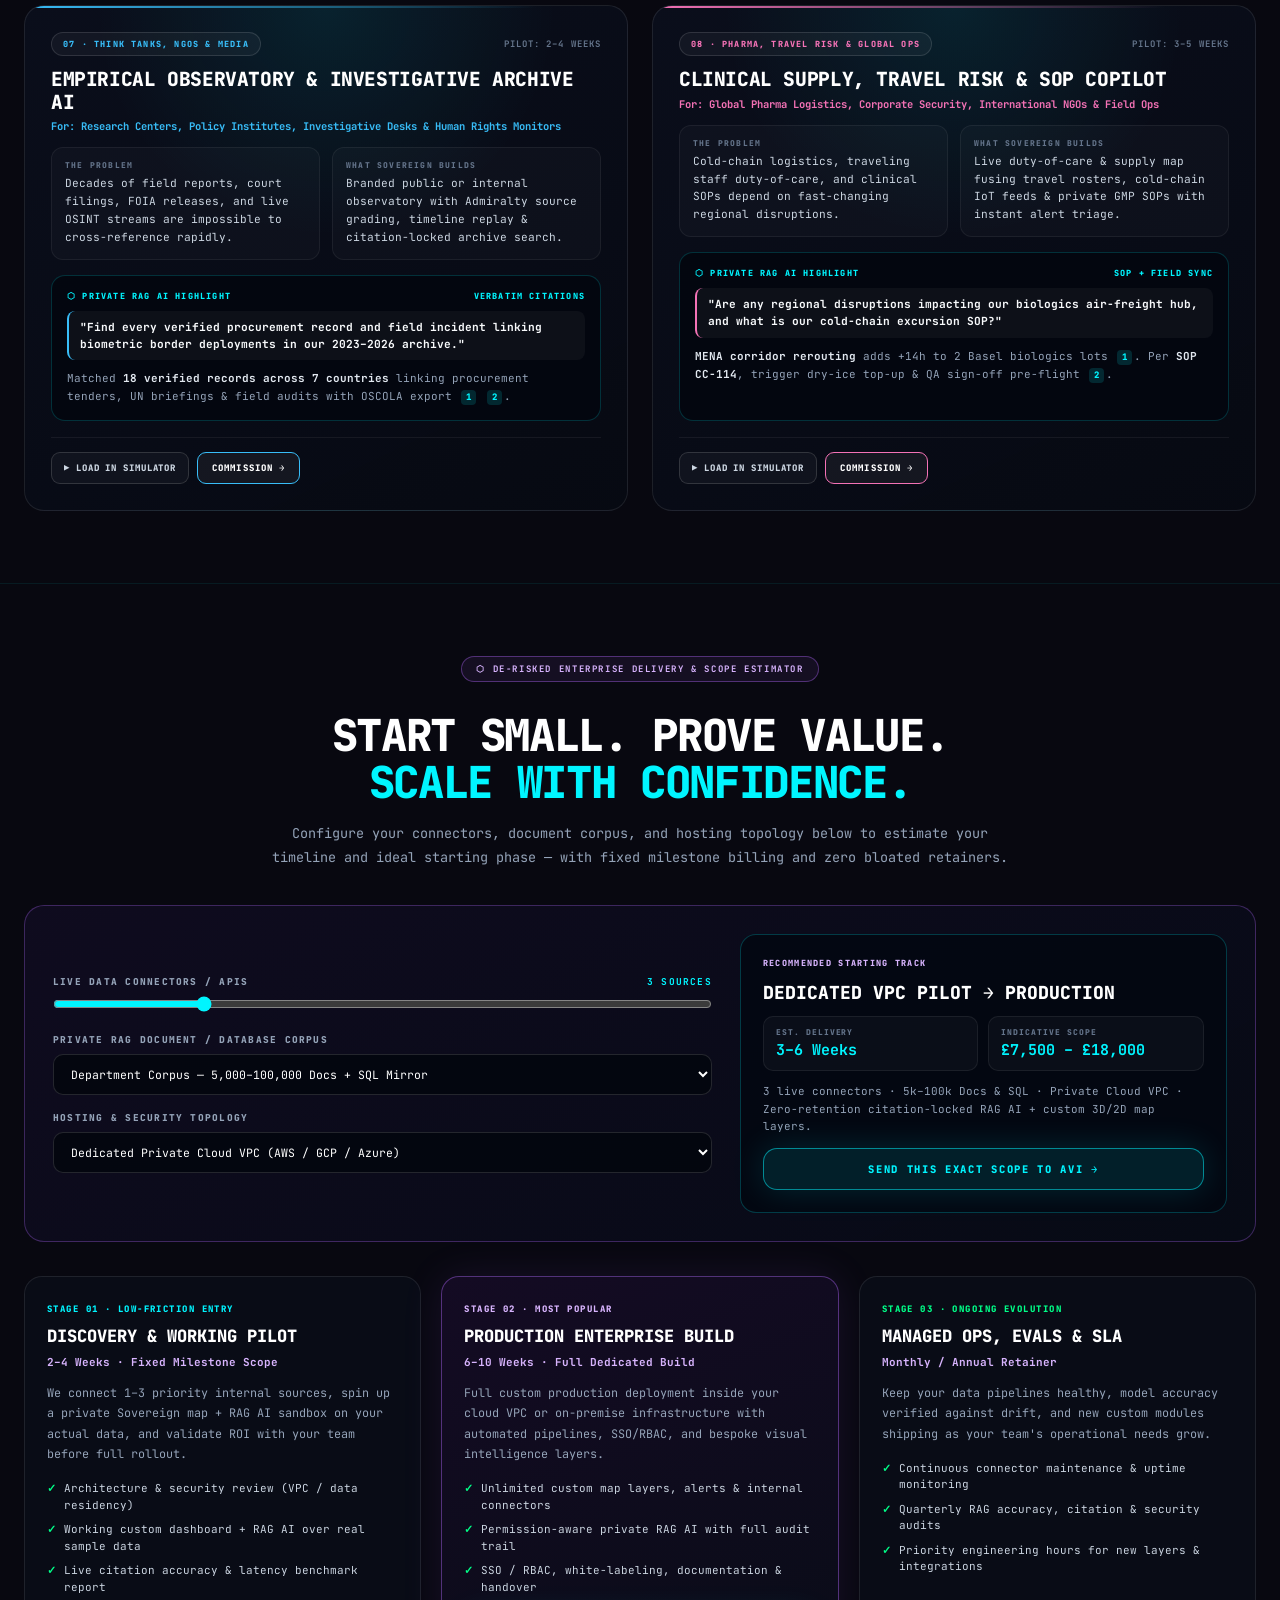
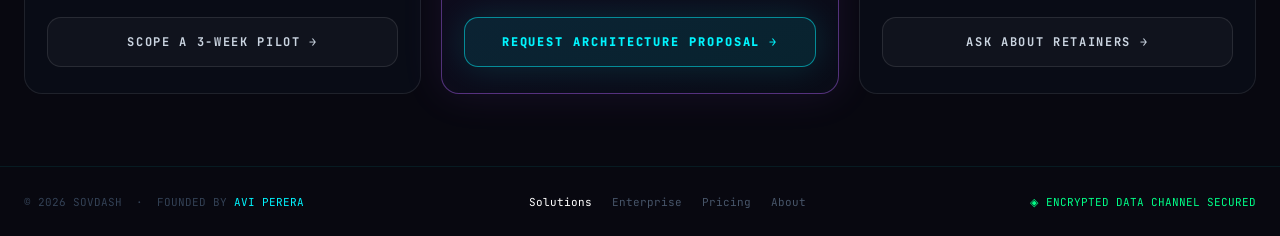
<file: solutions.html>
<!DOCTYPE html>
<html lang="en">

<head>
  <meta charset="UTF-8" />
  <meta name="viewport" content="width=device-width, initial-scale=1.0" />
  <title>Enterprise Solutions &amp; Interactive Private RAG AI Sandbox | Sovereign</title>
  <meta name="description"
    content="Test Sovereign's interactive 3D enterprise command sandbox and citation-locked private RAG AI across 8 industries — logistics, legal, finance, energy, cyber, AI cloud, research, and pharma." />

  <meta property="og:type" content="website" />
  <meta property="og:url" content="https://sovdash.com/solutions.html" />
  <meta property="og:title" content="Enterprise Solutions &amp; Interactive Private RAG AI Sandbox | Sovereign" />
  <meta property="og:description"
    content="Explore interactive 3D operational dashboards and citation-locked private RAG AI blueprints across 8 high-impact industries." />
  <meta property="og:image" content="https://sovdash.com/images/og-card.png" />

  <link rel="icon"
    href="data:image/svg+xml,<svg xmlns=%22http://www.w3.org/2000/svg%22 viewBox=%220 0 100 100%22><text y=%22.9em%22 font-size=%2290%22 fill=%22%2300f5ff%22>⬡</text></svg>" />

  <link rel="preconnect" href="https://fonts.googleapis.com" />
  <link rel="preconnect" href="https://fonts.gstatic.com" crossorigin />
  <link href="https://fonts.googleapis.com/css2?family=JetBrains+Mono:wght@400;600;700;800&display=swap"
    rel="stylesheet" />

  <link rel="stylesheet" href="css/base.css?v=20261128c" />
  <link rel="stylesheet" href="css/nav.css?v=20261128c" />
  <link rel="stylesheet" href="css/sections.css?v=20261128c" />
  <link rel="stylesheet" href="css/components.css?v=20261128c" />
  <link rel="stylesheet" href="css/footer.css?v=20261128c" />
  <link rel="stylesheet" href="css/transitions.css?v=20261128c" />

  <style>
    /* ── HERO ── */
    .sol-hero {
      position: relative;
      z-index: 10;
      padding: 74px 24px 44px;
      text-align: center;
      overflow: hidden;
    }

    .sol-hero-glow {
      position: absolute;
      inset: 0;
      pointer-events: none;
      background:
        radial-gradient(ellipse 70% 56% at 50% 6%, rgba(0, 245, 255, 0.12) 0%, transparent 65%),
        radial-gradient(ellipse 52% 48% at 84% 72%, rgba(179, 102, 255, 0.10) 0%, transparent 70%);
    }

    .sol-inner {
      max-width: 1260px;
      margin: 0 auto;
      position: relative;
      z-index: 2;
    }

    .sol-h1 {
      font-size: clamp(30px, 4.9vw, 60px);
      font-weight: 800;
      line-height: 1.03;
      letter-spacing: -0.03em;
      text-transform: uppercase;
      color: #fff;
      margin: 18px auto 0;
      max-width: 980px;
    }

    .sol-lead {
      font-size: 13.8px;
      color: #94a3b8;
      line-height: 1.85;
      max-width: 740px;
      margin: 18px auto 0;
    }

    .sol-proof-pills {
      display: flex;
      justify-content: center;
      flex-wrap: wrap;
      gap: 8px;
      margin-top: 22px;
    }

    .sol-proof-pill {
      padding: 6px 12px;
      border-radius: 999px;
      background: rgba(10, 15, 28, 0.85);
      border: 1px solid rgba(255, 255, 255, 0.10);
      font-size: 9px;
      font-weight: 700;
      letter-spacing: 0.13em;
      text-transform: uppercase;
      color: #cbd5e1;
    }

    .sol-proof-pill b {
      color: var(--cyan);
    }

    .sol-actions {
      display: flex;
      justify-content: center;
      flex-wrap: wrap;
      gap: 12px;
      margin-top: 26px;
    }

    /* ── FLAGSHIP INTERACTIVE 3D + RAG SANDBOX ── */
    .sim-section {
      position: relative;
      z-index: 10;
      padding: 20px 24px 72px;
      scroll-margin-top: 78px;
    }

    .sim-shell {
      --sim-accent: #00f5ff;
      border-radius: 24px;
      border: 1px solid rgba(0, 245, 255, 0.22);
      background: linear-gradient(160deg, rgba(8, 13, 26, 0.96) 0%, rgba(4, 7, 15, 0.98) 100%);
      box-shadow: 0 32px 90px rgba(0, 0, 0, 0.58), 0 0 60px rgba(0, 245, 255, 0.06);
      overflow: hidden;
      position: relative;
    }

    .sim-shell::before {
      content: '';
      position: absolute;
      top: 0;
      left: 0;
      right: 0;
      height: 2px;
      background: linear-gradient(90deg, transparent, var(--sim-accent), transparent);
      transition: background 0.35s;
    }

    .sim-topbar {
      display: flex;
      align-items: center;
      justify-content: space-between;
      gap: 12px;
      flex-wrap: wrap;
      padding: 14px 20px;
      border-bottom: 1px solid rgba(255, 255, 255, 0.07);
      background: rgba(5, 8, 18, 0.85);
    }

    .sim-status-left {
      display: flex;
      align-items: center;
      gap: 10px;
      font-size: 9.5px;
      font-weight: 800;
      letter-spacing: 0.14em;
      text-transform: uppercase;
      color: #e2e8f0;
    }

    .sim-live-dot {
      width: 8px;
      height: 8px;
      border-radius: 50%;
      background: var(--green);
      box-shadow: 0 0 10px var(--green);
      animation: simPulse 2s infinite;
    }

    @keyframes simPulse {
      0%, 100% { opacity: 1; transform: scale(1); }
      50% { opacity: 0.45; transform: scale(0.85); }
    }

    .sim-pilot-tag {
      padding: 4px 10px;
      border-radius: 999px;
      background: rgba(255, 255, 255, 0.05);
      border: 1px solid rgba(255, 255, 255, 0.12);
      font-size: 9px;
      font-weight: 700;
      letter-spacing: 0.12em;
      color: var(--sim-accent);
    }

    /* Industry Switcher Tabs */
    .sim-tabs {
      display: flex;
      flex-wrap: wrap;
      gap: 7px;
      padding: 14px 20px;
      border-bottom: 1px solid rgba(255, 255, 255, 0.07);
      background: rgba(7, 10, 20, 0.65);
    }

    .sim-ind-tab {
      display: inline-flex;
      align-items: center;
      gap: 7px;
      padding: 8px 13px;
      border-radius: 999px;
      border: 1px solid rgba(255, 255, 255, 0.10);
      background: rgba(12, 17, 30, 0.8);
      color: #94a3b8;
      font-family: inherit;
      font-size: 9.5px;
      font-weight: 700;
      letter-spacing: 0.10em;
      text-transform: uppercase;
      cursor: pointer;
      transition: all 0.2s;
    }

    .sim-tab-dot {
      width: 6px;
      height: 6px;
      border-radius: 50%;
      background: var(--tab-col, var(--cyan));
      opacity: 0.55;
      transition: opacity 0.2s, box-shadow 0.2s;
    }

    .sim-ind-tab:hover {
      border-color: rgba(255, 255, 255, 0.28);
      color: #fff;
    }

    .sim-ind-tab.active {
      border-color: var(--tab-col, var(--cyan));
      background: rgba(255, 255, 255, 0.06);
      color: #fff;
      box-shadow: 0 0 20px rgba(0, 245, 255, 0.12);
    }

    .sim-ind-tab.active .sim-tab-dot {
      opacity: 1;
      box-shadow: 0 0 8px var(--tab-col, var(--cyan));
    }

    /* Split Stage: 3D Globe Left + Private RAG AI Right */
    .sim-stage {
      display: grid;
      grid-template-columns: minmax(0, 1.02fr) minmax(0, 1.12fr);
      min-height: 520px;
    }

    .sim-globe-pane {
      position: relative;
      border-right: 1px solid rgba(255, 255, 255, 0.07);
      background: radial-gradient(circle at 50% 48%, rgba(10, 22, 42, 0.55) 0%, rgba(4, 7, 15, 0.96) 76%);
      display: flex;
      flex-direction: column;
      min-height: 460px;
      overflow: hidden;
    }

    .sim-globe-hud-top {
      position: absolute;
      top: 14px;
      left: 16px;
      right: 16px;
      z-index: 4;
      display: flex;
      align-items: center;
      justify-content: space-between;
      gap: 8px;
      pointer-events: none;
    }

    .sim-hud-pill {
      padding: 5px 10px;
      border-radius: 7px;
      background: rgba(4, 8, 18, 0.82);
      border: 1px solid rgba(255, 255, 255, 0.11);
      font-size: 8.8px;
      font-weight: 800;
      letter-spacing: 0.12em;
      text-transform: uppercase;
      color: var(--sim-accent);
      max-width: 100%;
      overflow: hidden;
      text-overflow: ellipsis;
      white-space: nowrap;
    }

    .sim-drag-hint {
      font-size: 8.5px;
      letter-spacing: 0.1em;
      text-transform: uppercase;
      color: #64748b;
      padding: 4px 8px;
      border-radius: 6px;
      background: rgba(4, 8, 18, 0.72);
      border: 1px solid rgba(255, 255, 255, 0.08);
      flex-shrink: 0;
    }

    .sim-canvas-wrap {
      flex: 1;
      position: relative;
      width: 100%;
      min-height: 390px;
      cursor: grab;
    }

    .sim-canvas-wrap:active {
      cursor: grabbing;
    }

    #sol-globe-canvas {
      display: block;
      width: 100%;
      height: 100%;
      touch-action: pan-y;
    }

    .sim-globe-hud-bot {
      padding: 11px 16px;
      border-top: 1px solid rgba(255, 255, 255, 0.06);
      background: rgba(4, 7, 15, 0.90);
      font-size: 9px;
      font-weight: 700;
      letter-spacing: 0.11em;
      text-transform: uppercase;
      color: #94a3b8;
      display: flex;
      align-items: center;
      justify-content: space-between;
      gap: 10px;
      flex-wrap: wrap;
    }

    .sim-globe-hud-bot b {
      color: var(--sim-accent);
    }

    /* Right Panel: Interactive Private RAG AI Console */
    .sim-rag-pane {
      display: flex;
      flex-direction: column;
      padding: 20px 22px;
      gap: 14px;
      background: rgba(6, 10, 20, 0.92);
    }

    .sim-rag-head {
      display: flex;
      align-items: center;
      justify-content: space-between;
      gap: 8px;
      flex-wrap: wrap;
    }

    .sim-rag-kicker {
      font-size: 9px;
      font-weight: 800;
      letter-spacing: 0.14em;
      text-transform: uppercase;
      color: var(--sim-accent);
    }

    .sim-rag-sub {
      font-size: 8.5px;
      font-weight: 700;
      letter-spacing: 0.1em;
      text-transform: uppercase;
      color: #64748b;
    }

    .sim-prompt-chips {
      display: flex;
      flex-direction: column;
      gap: 7px;
    }

    .sim-prompt-chip {
      display: flex;
      align-items: flex-start;
      gap: 9px;
      text-align: left;
      width: 100%;
      padding: 9px 12px;
      border-radius: 10px;
      border: 1px solid rgba(255, 255, 255, 0.08);
      background: rgba(255, 255, 255, 0.025);
      color: #94a3b8;
      font-family: inherit;
      font-size: 11px;
      line-height: 1.48;
      cursor: pointer;
      transition: all 0.2s;
    }

    .sim-prompt-chip:hover {
      border-color: rgba(255, 255, 255, 0.24);
      color: #e2e8f0;
      background: rgba(255, 255, 255, 0.045);
    }

    .sim-prompt-chip.active {
      border-color: var(--sim-accent);
      background: rgba(0, 245, 255, 0.07);
      color: #fff;
    }

    .sim-p-idx {
      flex-shrink: 0;
      padding: 2px 6px;
      border-radius: 5px;
      font-size: 8.5px;
      font-weight: 800;
      background: rgba(255, 255, 255, 0.07);
      color: var(--sim-accent);
      margin-top: 1px;
    }

    /* Pipeline Step Indicator */
    .sim-rag-steps {
      display: grid;
      grid-template-columns: repeat(3, minmax(0, 1fr));
      gap: 6px;
    }

    .sim-step {
      padding: 6px 8px;
      border-radius: 7px;
      border: 1px solid rgba(255, 255, 255, 0.07);
      background: rgba(255, 255, 255, 0.02);
      font-size: 8.2px;
      font-weight: 700;
      letter-spacing: 0.06em;
      text-transform: uppercase;
      color: #64748b;
      text-align: center;
      transition: all 0.25s;
    }

    .sim-step.running {
      border-color: var(--sim-accent);
      color: var(--sim-accent);
      background: rgba(0, 245, 255, 0.09);
    }

    .sim-step.done {
      border-color: rgba(0, 255, 136, 0.35);
      color: #00ff88;
      background: rgba(0, 255, 136, 0.06);
    }

    /* Active Answer Box */
    .sim-answer-box {
      border-radius: 14px;
      border: 1px solid rgba(255, 255, 255, 0.09);
      background: rgba(3, 6, 14, 0.94);
      padding: 15px 16px;
      display: flex;
      flex-direction: column;
      gap: 10px;
    }

    .sim-active-q {
      font-size: 11px;
      color: #cbd5e1;
      font-weight: 700;
      padding-bottom: 9px;
      border-bottom: 1px solid rgba(255, 255, 255, 0.07);
      line-height: 1.5;
    }

    .sim-rag-answer {
      font-size: 12px;
      color: #cbd5e1;
      line-height: 1.72;
      min-height: 64px;
    }

    .sim-rag-answer.sim-reveal {
      animation: simFadeIn 0.32s ease-out;
    }

    @keyframes simFadeIn {
      from { opacity: 0; transform: translateY(4px); }
      to { opacity: 1; transform: translateY(0); }
    }

    .sim-thinking {
      color: var(--sim-accent);
      font-style: italic;
      font-size: 11px;
    }

    .sim-rag-answer strong {
      color: #ffffff;
    }

    .sim-rag-answer code {
      padding: 1px 5px;
      border-radius: 4px;
      background: rgba(255, 255, 255, 0.08);
      color: #fff;
      font-size: 11px;
    }

    .sim-inline-cite {
      display: inline-flex;
      align-items: center;
      justify-content: center;
      padding: 0 5px;
      margin: 0 2px;
      border-radius: 5px;
      border: 1px solid rgba(0, 245, 255, 0.42);
      background: rgba(0, 245, 255, 0.14);
      color: var(--cyan);
      font-family: inherit;
      font-size: 9.5px;
      font-weight: 800;
      cursor: pointer;
      transition: all 0.18s;
    }

    .sim-inline-cite:hover,
    .sim-inline-cite.active {
      background: var(--cyan);
      color: #030712;
      transform: translateY(-1px);
    }

    .sim-cite-bar {
      display: flex;
      flex-wrap: wrap;
      gap: 6px;
      padding-top: 8px;
      border-top: 1px solid rgba(255, 255, 255, 0.06);
    }

    .sim-cite-pill {
      padding: 4px 9px;
      border-radius: 7px;
      border: 1px solid rgba(255, 255, 255, 0.10);
      background: rgba(255, 255, 255, 0.03);
      color: #94a3b8;
      font-family: inherit;
      font-size: 9px;
      font-weight: 700;
      cursor: pointer;
      transition: all 0.18s;
    }

    .sim-cite-pill span {
      color: var(--cyan);
      margin-right: 3px;
    }

    .sim-cite-pill:hover,
    .sim-cite-pill.active {
      border-color: var(--cyan);
      background: rgba(0, 245, 255, 0.12);
      color: #fff;
    }

    /* Source Provenance Inspector Card */
    .sim-inspector {
      border-radius: 12px;
      border: 1px solid rgba(0, 255, 136, 0.24);
      background: linear-gradient(145deg, rgba(6, 20, 22, 0.90) 0%, rgba(5, 10, 18, 0.94) 100%);
      padding: 12px 14px;
      display: flex;
      flex-direction: column;
      gap: 5px;
    }

    .sim-insp-head {
      display: flex;
      align-items: center;
      justify-content: space-between;
      gap: 8px;
      font-size: 8.5px;
      font-weight: 800;
      letter-spacing: 0.13em;
      text-transform: uppercase;
      color: var(--green);
    }

    .sim-insp-title {
      font-size: 11px;
      font-weight: 800;
      color: #fff;
    }

    .sim-insp-meta {
      font-size: 9.5px;
      color: #94a3b8;
    }

    .sim-insp-excerpt {
      font-size: 10.8px;
      color: #cbd5e1;
      line-height: 1.55;
      padding: 8px 10px;
      border-radius: 8px;
      background: rgba(0, 0, 0, 0.35);
      border-left: 2px solid var(--green);
      margin-top: 2px;
    }

    /* Animated Data Flow Pipe Footer inside Sandbox */
    .sim-pipe-bar {
      display: grid;
      grid-template-columns: minmax(0, 1.35fr) auto minmax(0, 0.9fr) auto minmax(0, 0.95fr);
      align-items: center;
      gap: 12px;
      padding: 16px 20px;
      border-top: 1px solid rgba(255, 255, 255, 0.07);
      background: rgba(5, 8, 18, 0.92);
    }

    .pipe-node {
      padding: 10px 13px;
      border-radius: 11px;
      border: 1px solid rgba(255, 255, 255, 0.09);
      background: rgba(255, 255, 255, 0.025);
    }

    .pipe-kicker {
      font-size: 8px;
      font-weight: 800;
      letter-spacing: 0.14em;
      text-transform: uppercase;
      color: var(--sim-accent);
      margin-bottom: 6px;
    }

    .pipe-chips {
      display: flex;
      flex-wrap: wrap;
      gap: 5px;
    }

    .pipe-chip {
      font-size: 8.8px;
      font-weight: 700;
      color: #cbd5e1;
      padding: 3px 7px;
      border-radius: 5px;
      background: rgba(255, 255, 255, 0.05);
      border: 1px solid rgba(255, 255, 255, 0.08);
    }

    .pipe-arrow {
      font-size: 13px;
      font-weight: 800;
      color: var(--sim-accent);
      opacity: 0.75;
      text-align: center;
    }

    .sim-bottom-cta {
      display: flex;
      align-items: center;
      justify-content: space-between;
      gap: 14px;
      flex-wrap: wrap;
      padding: 14px 20px;
      border-top: 1px solid rgba(255, 255, 255, 0.07);
      background: rgba(8, 12, 24, 0.96);
    }

    .sim-bottom-note {
      font-size: 11px;
      color: #94a3b8;
    }

    .sim-bottom-note strong {
      color: #fff;
    }

    /* ── DEPLOYMENT ARCHITECTURE SWITCHER ── */
    .sol-band {
      position: relative;
      z-index: 10;
      padding: 72px 24px;
      border-top: 1px solid rgba(0, 245, 255, 0.08);
      scroll-margin-top: 84px;
    }

    .arch-grid {
      display: grid;
      grid-template-columns: 320px minmax(0, 1fr);
      gap: 24px;
      margin-top: 34px;
      align-items: stretch;
    }

    .arch-tabs {
      display: flex;
      flex-direction: column;
      gap: 10px;
    }

    .arch-tab-btn {
      text-align: left;
      padding: 18px 18px;
      border-radius: 15px;
      border: 1px solid rgba(255, 255, 255, 0.09);
      background: rgba(10, 14, 26, 0.82);
      color: #94a3b8;
      font-family: inherit;
      cursor: pointer;
      transition: all 0.22s;
    }

    .arch-tab-btn:hover {
      border-color: rgba(0, 245, 255, 0.35);
      color: #fff;
    }

    .arch-tab-btn.active {
      border-color: var(--cyan);
      background: linear-gradient(145deg, rgba(8, 24, 38, 0.95), rgba(10, 14, 26, 0.92));
      color: #fff;
      box-shadow: 0 0 28px rgba(0, 245, 255, 0.12);
    }

    .arch-tab-num {
      font-size: 8.5px;
      font-weight: 800;
      letter-spacing: 0.16em;
      text-transform: uppercase;
      color: var(--cyan);
      margin-bottom: 5px;
    }

    .arch-tab-title {
      font-size: 13.5px;
      font-weight: 800;
      color: #fff;
      text-transform: uppercase;
      margin-bottom: 4px;
    }

    .arch-tab-desc {
      font-size: 10.8px;
      color: #94a3b8;
      line-height: 1.5;
    }

    .arch-detail-card {
      padding: 30px;
      border-radius: 20px;
      border: 1px solid rgba(0, 245, 255, 0.22);
      background: linear-gradient(155deg, rgba(10, 15, 28, 0.94), rgba(6, 9, 18, 0.96));
      display: flex;
      flex-direction: column;
      gap: 14px;
    }

    .arch-top-meta {
      display: flex;
      align-items: center;
      justify-content: space-between;
      gap: 10px;
      flex-wrap: wrap;
    }

    .arch-badge {
      padding: 5px 11px;
      border-radius: 999px;
      background: rgba(0, 255, 136, 0.10);
      border: 1px solid rgba(0, 255, 136, 0.34);
      font-size: 8.5px;
      font-weight: 800;
      letter-spacing: 0.14em;
      text-transform: uppercase;
      color: var(--green);
    }

    .arch-time {
      font-size: 10.5px;
      font-weight: 700;
      color: var(--cyan);
    }

    .arch-detail-card h3 {
      font-size: 24px;
      font-weight: 800;
      color: #fff;
      text-transform: uppercase;
      letter-spacing: -0.02em;
    }

    .arch-sub {
      font-size: 12.8px;
      color: #94a3b8;
      line-height: 1.75;
    }

    .arch-ideal {
      font-size: 11px;
      color: #cbd5e1;
      padding: 9px 13px;
      border-radius: 9px;
      background: rgba(255, 255, 255, 0.03);
      border: 1px solid rgba(255, 255, 255, 0.07);
    }

    .arch-spec-grid {
      display: grid;
      grid-template-columns: repeat(2, minmax(0, 1fr));
      gap: 12px;
      margin-top: 4px;
    }

    .arch-spec-item {
      padding: 13px 14px;
      border-radius: 12px;
      background: rgba(4, 7, 15, 0.85);
      border: 1px solid rgba(255, 255, 255, 0.07);
    }

    .arch-spec-k {
      font-size: 8.5px;
      font-weight: 800;
      letter-spacing: 0.14em;
      text-transform: uppercase;
      color: var(--cyan);
      margin-bottom: 5px;
    }

    .arch-spec-v {
      font-size: 11.4px;
      color: #cbd5e1;
      line-height: 1.58;
    }

    /* ── BLUEPRINT CARDS WITH MOUSE SPOTLIGHT GLOW ── */
    .sol-filter-bar {
      display: flex;
      flex-wrap: wrap;
      justify-content: center;
      gap: 8px;
      margin: 28px auto 34px;
      max-width: 1040px;
    }

    .sol-filter-btn {
      padding: 9px 15px;
      border-radius: 999px;
      border: 1px solid rgba(255, 255, 255, 0.11);
      background: rgba(10, 14, 26, 0.82);
      color: #94a3b8;
      font-family: inherit;
      font-size: 9.5px;
      font-weight: 700;
      letter-spacing: 0.12em;
      text-transform: uppercase;
      cursor: pointer;
      transition: all 0.2s;
    }

    .sol-filter-btn:hover {
      border-color: rgba(0, 245, 255, 0.42);
      color: #fff;
    }

    .sol-filter-btn.active {
      border-color: var(--cyan);
      background: rgba(0, 245, 255, 0.13);
      color: var(--cyan);
      box-shadow: 0 0 18px rgba(0, 245, 255, 0.14);
    }

    .uc-grid {
      display: grid;
      grid-template-columns: repeat(2, minmax(0, 1fr));
      gap: 24px;
    }

    .uc-card {
      --mx: 50%;
      --my: 0%;
      display: flex;
      flex-direction: column;
      border-radius: 20px;
      border: 1px solid rgba(255, 255, 255, 0.09);
      background:
        radial-gradient(420px circle at var(--mx) var(--my), rgba(0, 245, 255, 0.09), transparent 55%),
        linear-gradient(155deg, rgba(11, 15, 28, 0.92) 0%, rgba(7, 10, 19, 0.95) 100%);
      padding: 26px;
      position: relative;
      overflow: hidden;
      transition: border-color 0.25s, transform 0.25s, box-shadow 0.25s;
    }

    .uc-card::before {
      content: '';
      position: absolute;
      top: 0;
      left: 0;
      right: 0;
      height: 2px;
      background: linear-gradient(90deg, var(--uc-color, var(--cyan)), transparent 85%);
    }

    .uc-card:hover {
      border-color: var(--uc-color, rgba(0, 245, 255, 0.40));
      transform: translateY(-3px);
      box-shadow: 0 24px 58px rgba(0, 0, 0, 0.48);
    }

    .uc-card.hidden {
      display: none;
    }

    .uc-top {
      display: flex;
      align-items: center;
      justify-content: space-between;
      gap: 10px;
      flex-wrap: wrap;
      margin-bottom: 12px;
    }

    .uc-badge {
      display: inline-flex;
      align-items: center;
      gap: 7px;
      padding: 5px 11px;
      border-radius: 999px;
      font-size: 8.5px;
      font-weight: 800;
      letter-spacing: 0.14em;
      text-transform: uppercase;
      color: var(--uc-color, var(--cyan));
      background: rgba(255, 255, 255, 0.04);
      border: 1px solid rgba(255, 255, 255, 0.12);
    }

    .uc-timeline {
      font-size: 9px;
      font-weight: 700;
      letter-spacing: 0.12em;
      text-transform: uppercase;
      color: #64748b;
    }

    .uc-card h3 {
      font-size: 19.5px;
      font-weight: 800;
      color: #fff;
      letter-spacing: -0.02em;
      text-transform: uppercase;
      line-height: 1.15;
      margin-bottom: 6px;
    }

    .uc-buyers {
      font-size: 10.5px;
      color: var(--uc-color, var(--cyan));
      font-weight: 700;
      margin-bottom: 14px;
    }

    .uc-split {
      display: grid;
      grid-template-columns: 1fr 1fr;
      gap: 12px;
      margin-bottom: 15px;
    }

    .uc-mini-box {
      padding: 12px 13px;
      border-radius: 12px;
      background: rgba(255, 255, 255, 0.025);
      border: 1px solid rgba(255, 255, 255, 0.06);
    }

    .uc-mini-kicker {
      font-size: 8px;
      font-weight: 800;
      letter-spacing: 0.15em;
      text-transform: uppercase;
      color: #64748b;
      margin-bottom: 5px;
    }

    .uc-mini-box p {
      font-size: 11.2px;
      color: #cbd5e1;
      line-height: 1.6;
    }

    .uc-rag-box {
      border-radius: 14px;
      border: 1px solid rgba(0, 245, 255, 0.18);
      background: rgba(4, 7, 16, 0.92);
      padding: 14px 15px;
      margin-bottom: 16px;
      flex: 1;
      display: flex;
      flex-direction: column;
      gap: 9px;
    }

    .uc-rag-head {
      display: flex;
      align-items: center;
      justify-content: space-between;
      gap: 8px;
      font-size: 8.5px;
      font-weight: 800;
      letter-spacing: 0.14em;
      text-transform: uppercase;
      color: var(--cyan);
    }

    .uc-rag-q {
      font-size: 11.2px;
      color: #f8fafc;
      font-weight: 700;
      padding: 8px 11px;
      border-radius: 8px;
      background: rgba(255, 255, 255, 0.04);
      border-left: 2px solid var(--uc-color, var(--cyan));
      line-height: 1.5;
    }

    .uc-rag-a {
      font-size: 11px;
      color: #94a3b8;
      line-height: 1.65;
    }

    .uc-rag-a strong { color: #e2e8f0; }

    .uc-cite {
      display: inline-block;
      padding: 0 5px;
      border-radius: 4px;
      font-size: 9px;
      font-weight: 800;
      background: rgba(0, 245, 255, 0.14);
      color: var(--cyan);
      margin: 0 2px;
    }

    .uc-footer {
      display: flex;
      align-items: center;
      justify-content: space-between;
      gap: 10px;
      flex-wrap: wrap;
      padding-top: 14px;
      border-top: 1px solid rgba(255, 255, 255, 0.06);
      margin-top: auto;
    }

    .uc-btn-row {
      display: flex;
      flex-wrap: wrap;
      gap: 8px;
    }

    .uc-sim-btn {
      display: inline-flex;
      align-items: center;
      gap: 5px;
      padding: 9px 12px;
      border-radius: 9px;
      border: 1px solid rgba(255, 255, 255, 0.14);
      background: rgba(255, 255, 255, 0.035);
      color: #cbd5e1;
      font-family: inherit;
      font-size: 9px;
      font-weight: 800;
      letter-spacing: 0.10em;
      text-transform: uppercase;
      cursor: pointer;
      transition: all 0.2s;
    }

    .uc-sim-btn:hover {
      border-color: var(--uc-color, var(--cyan));
      color: #fff;
      background: rgba(0, 245, 255, 0.10);
    }

    .uc-cta {
      display: inline-flex;
      align-items: center;
      gap: 6px;
      padding: 9px 14px;
      border-radius: 9px;
      border: 1px solid var(--uc-color, rgba(0, 245, 255, 0.44));
      background: rgba(255, 255, 255, 0.05);
      color: #fff;
      font-size: 9px;
      font-weight: 800;
      letter-spacing: 0.12em;
      text-transform: uppercase;
      text-decoration: none;
      transition: background 0.2s, transform 0.2s;
    }

    .uc-cta:hover {
      background: rgba(0, 245, 255, 0.16);
      transform: translateY(-1px);
    }

    /* ── INTERACTIVE PILOT SCOPE ESTIMATOR ── */
    .est-card {
      margin-top: 36px;
      padding: 28px;
      border-radius: 20px;
      border: 1px solid rgba(179, 102, 255, 0.30);
      background: linear-gradient(150deg, rgba(16, 12, 32, 0.92), rgba(7, 11, 22, 0.95));
      display: grid;
      grid-template-columns: minmax(0, 1.15fr) minmax(0, 0.85fr);
      gap: 28px;
      align-items: center;
    }

    .est-controls {
      display: flex;
      flex-direction: column;
      gap: 16px;
    }

    .est-field label {
      display: flex;
      justify-content: space-between;
      font-size: 9.5px;
      font-weight: 800;
      letter-spacing: 0.13em;
      text-transform: uppercase;
      color: #94a3b8;
      margin-bottom: 8px;
    }

    .est-field label b { color: var(--cyan); }

    .est-range {
      width: 100%;
      accent-color: #00f5ff;
      cursor: pointer;
    }

    .est-select {
      width: 100%;
      padding: 11px 13px;
      border-radius: 10px;
      border: 1px solid rgba(255, 255, 255, 0.13);
      background: rgba(4, 7, 15, 0.92);
      color: #fff;
      font-family: inherit;
      font-size: 11.5px;
      outline: none;
    }

    .est-output {
      padding: 22px;
      border-radius: 16px;
      background: rgba(4, 8, 18, 0.92);
      border: 1px solid rgba(0, 245, 255, 0.22);
      display: flex;
      flex-direction: column;
      gap: 12px;
    }

    .est-out-kicker {
      font-size: 8.5px;
      font-weight: 800;
      letter-spacing: 0.15em;
      text-transform: uppercase;
      color: #d8b4fe;
    }

    .est-out-stage {
      font-size: 18px;
      font-weight: 800;
      color: #fff;
      text-transform: uppercase;
    }

    .est-metrics-row {
      display: grid;
      grid-template-columns: 1fr 1fr;
      gap: 10px;
    }

    .est-metric {
      padding: 10px 12px;
      border-radius: 10px;
      background: rgba(255, 255, 255, 0.03);
      border: 1px solid rgba(255, 255, 255, 0.07);
    }

    .est-metric span {
      display: block;
      font-size: 8px;
      font-weight: 800;
      letter-spacing: 0.12em;
      text-transform: uppercase;
      color: #64748b;
    }

    .est-metric strong {
      display: block;
      font-size: 15px;
      color: var(--cyan);
      margin-top: 3px;
    }

    .est-summary {
      font-size: 11px;
      color: #94a3b8;
      line-height: 1.6;
    }

    /* ── 3-STAGE ENGAGEMENT MODELS ── */
    .sol-3col {
      display: grid;
      grid-template-columns: repeat(3, minmax(0, 1fr));
      gap: 20px;
      margin-top: 34px;
    }

    .sol-model-card {
      display: flex;
      flex-direction: column;
      padding: 26px 22px;
      border-radius: 18px;
      background: rgba(10, 13, 24, 0.85);
      border: 1px solid rgba(255, 255, 255, 0.09);
      position: relative;
      overflow: hidden;
    }

    .sol-model-card.highlight {
      border-color: rgba(179, 102, 255, 0.42);
      background: linear-gradient(160deg, rgba(22, 12, 38, 0.90) 0%, rgba(10, 13, 24, 0.92) 100%);
      box-shadow: 0 0 42px rgba(179, 102, 255, 0.10);
    }

    .sol-model-kicker {
      font-size: 9px;
      font-weight: 800;
      letter-spacing: 0.16em;
      text-transform: uppercase;
      color: var(--cyan);
      margin-bottom: 10px;
    }

    .sol-model-card h3 {
      font-size: 17px;
      font-weight: 800;
      color: #fff;
      text-transform: uppercase;
      margin-bottom: 8px;
    }

    .sol-model-time {
      font-size: 11px;
      font-weight: 700;
      color: #d8b4fe;
      margin-bottom: 14px;
    }

    .sol-model-card p {
      font-size: 11.8px;
      color: #94a3b8;
      line-height: 1.72;
      margin-bottom: 16px;
    }

    .sol-model-list {
      list-style: none;
      padding: 0;
      margin: 0 0 22px;
      display: flex;
      flex-direction: column;
      gap: 8px;
      flex: 1;
    }

    .sol-model-list li {
      font-size: 11px;
      color: #cbd5e1;
      display: flex;
      gap: 8px;
      line-height: 1.5;
    }

    .sol-model-list li b { color: var(--green); }

    /* ── WALKTHROUGH MODAL ── */
    .walk-modal {
      position: fixed;
      inset: 0;
      z-index: 9999;
      background: rgba(2, 5, 12, 0.86);
      backdrop-filter: blur(10px);
      display: none;
      align-items: center;
      justify-content: center;
      padding: 20px;
    }

    .walk-modal.open {
      display: flex;
    }

    .walk-dialog {
      width: 100%;
      max-width: 780px;
      border-radius: 20px;
      border: 1px solid rgba(0, 245, 255, 0.30);
      background: linear-gradient(160deg, rgba(10, 15, 28, 0.98), rgba(4, 7, 16, 0.99));
      padding: 26px;
      box-shadow: 0 32px 90px rgba(0, 0, 0, 0.72);
    }

    .walk-head {
      display: flex;
      align-items: center;
      justify-content: space-between;
      gap: 12px;
      margin-bottom: 18px;
    }

    .walk-close {
      padding: 6px 12px;
      border-radius: 8px;
      border: 1px solid rgba(255, 255, 255, 0.15);
      background: rgba(255, 255, 255, 0.05);
      color: #cbd5e1;
      font-family: inherit;
      font-size: 10px;
      font-weight: 800;
      cursor: pointer;
    }

    .walk-steps-grid {
      display: grid;
      grid-template-columns: repeat(2, minmax(0, 1fr));
      gap: 12px;
      margin-bottom: 20px;
    }

    .walk-step {
      padding: 15px;
      border-radius: 12px;
      background: rgba(255, 255, 255, 0.03);
      border: 1px solid rgba(255, 255, 255, 0.08);
    }

    .walk-step-time {
      font-size: 9px;
      font-weight: 800;
      color: var(--cyan);
      letter-spacing: 0.14em;
      margin-bottom: 5px;
    }

    .walk-step h4 {
      font-size: 13px;
      color: #fff;
      text-transform: uppercase;
      margin-bottom: 6px;
    }

    .walk-step p {
      font-size: 11px;
      color: #94a3b8;
      line-height: 1.55;
    }

    /* Scroll reveal */
    .sol-reveal {
      opacity: 0;
      transform: translateY(16px);
      transition: opacity 0.55s ease, transform 0.55s ease;
    }

    .sol-reveal.visible {
      opacity: 1;
      transform: translateY(0);
    }

    /* ── RESPONSIVE ── */
    @media (max-width: 1020px) {
      .sim-stage,
      .arch-grid,
      .est-card,
      .uc-grid,
      .sol-3col {
        grid-template-columns: 1fr;
      }

      .sim-globe-pane {
        border-right: none;
        border-bottom: 1px solid rgba(255, 255, 255, 0.07);
        min-height: 360px;
      }

      .sim-canvas-wrap {
        min-height: 320px;
      }

      .sim-pipe-bar {
        grid-template-columns: 1fr;
      }

      .pipe-arrow {
        transform: rotate(90deg);
      }
    }

    @media (max-width: 640px) {
      .sol-hero { padding: 56px 16px 32px; }
      .sim-section { padding: 14px 16px 52px; }
      .sol-band { padding: 52px 16px; }
      .sim-rag-pane { padding: 16px; }
      .sim-rag-steps,
      .arch-spec-grid,
      .uc-split,
      .walk-steps-grid {
        grid-template-columns: 1fr;
      }
      .uc-card,
      .arch-detail-card,
      .est-card {
        padding: 20px;
      }
    }
  </style>
</head>

<body>

  <div class="bg-grid"></div>

  <!-- TICKER -->
  <div class="ticker-bar">
    <div class="ticker-label">● SOLUTIONS</div>
    <div class="ticker-track">
      <span class="ticker-inner">
        INTERACTIVE 3D ENTERPRISE COMMAND SANDBOX &nbsp;•&nbsp;
        PRIVATE CITATION-LOCKED RAG AI FOR YOUR INTERNAL DOCUMENTS &amp; DATABASES &nbsp;•&nbsp;
        DEPLOYED IN YOUR PRIVATE CLOUD (VPC) OR AIR-GAPPED ON-PREMISE &nbsp;•&nbsp;
        WORKING PILOT IN 2–4 WEEKS · ZERO THIRD-PARTY AI TRAINING &nbsp;•&nbsp;
        INTERACTIVE 3D ENTERPRISE COMMAND SANDBOX &nbsp;•&nbsp;
        PRIVATE CITATION-LOCKED RAG AI FOR YOUR INTERNAL DOCUMENTS &amp; DATABASES &nbsp;•&nbsp;
      </span>
    </div>
  </div>

  <!-- NAV -->
  <nav>
    <div class="nav-inner">
      <a href="index.html" class="logo">
        <div class="logo-icon">⬡</div>
        <div class="logo-text">
          <div class="logo-title">SOVEREIGN</div>
          <div class="logo-sub">Global Intelligence Software</div>
        </div>
      </a>

      <button class="nav-hamburger" aria-label="Open menu" aria-expanded="false">
        <span></span><span></span><span></span>
      </button>

      <div class="nav-tabs">
        <a href="index.html#features" class="nav-tab">Features</a>
        <a href="solutions.html" class="nav-tab active">Solutions</a>
        <a href="enterprise.html" class="nav-tab">Enterprise</a>
        <a href="pricing.html" class="nav-tab">Pricing</a>
      </div>

      <div class="nav-right">
        <div class="live-badge">● SYSTEM LIVE</div>
        <a href="https://app.sovdash.com/" target="_blank" rel="noopener noreferrer" class="btn-cta-small">Enter Dash →</a>
      </div>
    </div>

    <div class="nav-drawer" aria-hidden="true">
      <a href="index.html#features" class="nav-drawer-tab">Features</a>
      <a href="solutions.html" class="nav-drawer-tab active">Solutions</a>
      <a href="enterprise.html" class="nav-drawer-tab">Enterprise</a>
      <a href="pricing.html" class="nav-drawer-tab">Pricing</a>
      <a href="https://app.sovdash.com/" target="_blank" rel="noopener noreferrer" class="nav-drawer-tab"
        style="color: var(--cyan); border-color: rgba(0,245,255,0.3);">Enter Dash →</a>
    </div>
  </nav>

  <!-- HERO -->
  <section class="sol-hero">
    <div class="sol-hero-glow"></div>
    <div class="sol-inner">
      <div class="section-badge">⬡ Interactive Enterprise Sandbox &amp; Private RAG AI</div>
      <h1 class="sol-h1">
        Built Around Your Data.<br />
        <span style="color:var(--cyan);">Engineered for Decisions.</span>
      </h1>
      <p class="sol-lead">
        Don't just read a feature sheet — test Sovereign's live 3D spatial engine and citation-locked private RAG AI
        below. Switch industries, spin the globe, run private queries, and click any <code>[1]</code> citation to
        inspect exact source provenance in real time.
      </p>

      <div class="sol-proof-pills">
        <span class="sol-proof-pill"><b>⬡</b> Live 3D + 2D Spatial Engine</span>
        <span class="sol-proof-pill"><b>⬡</b> 0 Phantom Citations Verified</span>
        <span class="sol-proof-pill"><b>⬡</b> Private VPC or Air-Gapped On-Prem</span>
        <span class="sol-proof-pill"><b>⬡</b> Working Pilot in 2–4 Weeks</span>
      </div>

      <div class="sol-actions">
        <a href="#demo-studio" class="btn-primary">Launch Live White-Label Demo ↓</a>
        <a href="#video-theater" class="btn-secondary" style="border-color:rgba(179,102,255,0.45);color:#d8b4fe;">
          ▶ Watch 90-Sec Demo &amp; Tutorial Videos
        </a>
        <a href="enterprise.html" class="btn-secondary">Commission Custom Build →</a>
      </div>
    </div>
  </section>

  <!-- LIVE WHITE-LABEL INTERACTIVE DEMO STUDIO (EMBEDDED + FULLSCREEN) -->
  <section class="sol-band" id="demo-studio" style="padding-top:24px;border-top:none;">
    <div class="sol-inner">
      <div style="display:flex;align-items:flex-end;justify-content:space-between;gap:16px;flex-wrap:wrap;margin-bottom:18px;">
        <div>
          <div class="section-badge" style="border-color:rgba(0,245,255,0.38);color:var(--cyan);">
            ⬡ Live Customizable White-Label Product Demo · Try With Your Own Brand, Logo &amp; CSV Data
          </div>
          <h2 style="font-size:clamp(22px,3.2vw,38px);font-weight:800;color:#fff;text-transform:uppercase;letter-spacing:-0.03em;margin-top:12px;line-height:1.1;">
            Test-Drive Your Own <span style="color:var(--cyan);">Private Sovereign Dashboard.</span>
          </h2>
          <p style="font-size:12.8px;color:#94a3b8;line-height:1.75;max-width:740px;margin-top:8px;">
            Switch across <strong>Business &amp; Supply Chain</strong>, <strong>Science &amp; Medical Labs</strong>,
            <strong>Investigative Journalism</strong>, <strong>Legal</strong>, <strong>Finance</strong>, and
            <strong>Cyber</strong>. Click <strong>🎨 Customize Brand</strong> to apply your own company logo, name &amp; palette,
            trigger live workflows in the <strong>LIVE OPS</strong> table, or drop a <strong>.CSV</strong> into
            <strong>+ IMPORT</strong> to plot your own sites straight onto the 3D globe and query them with zero-retention Private AI.
          </p>
        </div>
        <div style="display:flex;gap:8px;flex-wrap:wrap;">
          <a href="demo.html" target="_blank" rel="noopener noreferrer" class="btn-primary" style="padding:11px 16px;font-size:10px;">
            Open Fullscreen Demo Studio ↗
          </a>
        </div>
      </div>

      <div style="border-radius:20px;overflow:hidden;border:1px solid rgba(0,245,255,0.32);box-shadow:0 32px 90px rgba(0,0,0,0.6),0 0 50px rgba(0,245,255,0.08);background:#040814;">
        <iframe
          src="demo.html?embed=1"
          title="Sovereign White-Label Interactive Demo Studio"
          loading="lazy"
          style="width:100%;height:760px;border:none;display:block;"
        ></iframe>
      </div>
    </div>
  </section>

  <!-- 3-VIDEO COMMAND THEATER (90s ENTERPRISE DEMO, 90s PLATFORM TUTORIAL, 65s SALES PROMO) -->
  <section class="sol-band sol-reveal" id="video-theater">
    <div class="sol-inner">
      <div class="section-header" style="max-width:800px;margin:0 auto;text-align:center;">
        <div class="section-badge" style="border-color:rgba(179,102,255,0.42);color:#d8b4fe;background:rgba(179,102,255,0.08);">
          ▶ Executive Video Briefings &amp; Full Platform Guide
        </div>
        <h2 style="font-size:clamp(24px,3.6vw,44px);font-weight:800;color:#fff;text-transform:uppercase;letter-spacing:-0.03em;margin-top:14px;line-height:1.08;">
          See Sovereign <span style="color:var(--cyan);">In Action.</span>
        </h2>
        <p style="font-size:13.2px;color:#94a3b8;line-height:1.8;margin-top:12px;">
          Watch the 90-second enterprise demo, the full feature-by-feature platform tutorial, or the high-impact
          commercial overview — captured directly from the live production platform.
        </p>
      </div>

      <div class="sol-3col" style="margin-top:32px;">
        <div class="sol-model-card" style="padding:18px;gap:12px;">
          <div style="display:flex;justify-content:space-between;align-items:center;">
            <span class="sol-model-kicker" style="margin:0;">01 · Enterprise Demo</span>
            <span style="font-size:9px;color:#94a3b8;font-weight:700;">~90 SEC · HD</span>
          </div>
          <div style="border-radius:12px;overflow:hidden;border:1px solid rgba(0,245,255,0.22);background:#020612;aspect-ratio:16/9;">
            <video controls preload="metadata" playsinline poster="videos/poster-demo.jpg" style="width:100%;height:100%;object-fit:cover;display:block;">
              <source src="videos/sovereign-enterprise-demo-90s.mp4" type="video/mp4" />
            </video>
          </div>
          <h3 style="font-size:15px;margin:0;">90-Sec Enterprise &amp; Private RAG Demo</h3>
          <p style="margin:0;font-size:11.2px;">Walkthrough of live 3D globe telemetry, Ask SovDash AI citation verification, and white-label private VPC client builds.</p>
        </div>

        <div class="sol-model-card highlight" style="padding:18px;gap:12px;">
          <div style="display:flex;justify-content:space-between;align-items:center;">
            <span class="sol-model-kicker" style="margin:0;color:#d8b4fe;">02 · Platform Tutorial</span>
            <span style="font-size:9px;color:#cbd5e1;font-weight:700;">~90 SEC · GUIDE</span>
          </div>
          <div style="border-radius:12px;overflow:hidden;border:1px solid rgba(179,102,255,0.32);background:#020612;aspect-ratio:16/9;">
            <video controls preload="metadata" playsinline poster="videos/poster-tutorial.jpg" style="width:100%;height:100%;object-fit:cover;display:block;">
              <source src="videos/sovereign-platform-tutorial-90s.mp4" type="video/mp4" />
            </video>
          </div>
          <h3 style="font-size:15px;margin:0;">Complete Platform Guide &amp; Walkthrough</h3>
          <p style="margin:0;font-size:11.2px;">Step-by-step instructional guide covering Live Feeds, 3D/2D Switching, Overlays, Ask AI, Observatory tools, and Sovereign Vector 3D.</p>
        </div>

        <div class="sol-model-card" style="padding:18px;gap:12px;">
          <div style="display:flex;justify-content:space-between;align-items:center;">
            <span class="sol-model-kicker" style="margin:0;color:var(--green);">03 · Commercial Promo</span>
            <span style="font-size:9px;color:#94a3b8;font-weight:700;">~65 SEC · SALES</span>
          </div>
          <div style="border-radius:12px;overflow:hidden;border:1px solid rgba(0,255,136,0.24);background:#020612;aspect-ratio:16/9;">
            <video controls preload="metadata" playsinline poster="videos/poster-promo.jpg" style="width:100%;height:100%;object-fit:cover;display:block;">
              <source src="videos/sovereign-sales-promo-60s.mp4" type="video/mp4" />
            </video>
          </div>
          <h3 style="font-size:15px;margin:0;">Why Teams Choose Sovereign</h3>
          <p style="margin:0;font-size:11.2px;">High-impact overview showcasing the 3D holographic engine, zero-hallucination AI, multi-industry customization, and 2–4 week pilots.</p>
        </div>
      </div>
    </div>
  </section>

  <!-- FLAGSHIP INTERACTIVE 3D + PRIVATE RAG COMMAND SANDBOX -->
  <section class="sim-section" id="sandbox">
    <div class="sol-inner">
      <div class="sim-shell" id="sandbox-shell">
        <div class="sim-topbar">
          <div class="sim-status-left">
            <span class="sim-live-dot"></span>
            <span>SOVEREIGN ENTERPRISE SANDBOX // INTERACTIVE PRIVATE INSTANCE SIMULATOR</span>
          </div>
          <span class="sim-pilot-tag" id="sim-pilot-badge">PILOT: 3–5 WEEKS</span>
        </div>

        <!-- 8-Industry Interactive Selector -->
        <div class="sim-tabs" id="sim-industry-tabs" role="tablist" aria-label="Choose industry simulation"></div>

        <!-- Split Interactive Terminal -->
        <div class="sim-stage">
          <!-- Left: Interactive 3D Real-Earth Canvas -->
          <div class="sim-globe-pane">
            <div class="sim-globe-hud-top">
              <span class="sim-hud-pill" id="sim-globe-title">01 // Live Fleet, Port &amp; Route Risk Command</span>
              <span class="sim-drag-hint">⟲ Drag to Orbit</span>
            </div>
            <div class="sim-canvas-wrap">
              <canvas id="sol-globe-canvas" aria-label="Interactive 3D enterprise intelligence globe"></canvas>
            </div>
            <div class="sim-globe-hud-bot">
              <span>LAYER: <b id="sim-globe-layer">SAP TMS + AIS CORRIDORS</b></span>
              <span>ZERO-WEBGL 60FPS · CLICK CITATION TO FOCUS PIN</span>
            </div>
          </div>

          <!-- Right: Interactive Private Citation-Locked RAG AI Console -->
          <div class="sim-rag-pane">
            <div class="sim-rag-head">
              <span class="sim-rag-kicker">⬡ Ask Private Sovereign AI — Click Any Query</span>
              <span class="sim-rag-sub" id="sim-rag-index">PRIVATE VPC · ZERO RETENTION</span>
            </div>

            <div class="sim-prompt-chips" id="sim-prompt-chips"></div>

            <div class="sim-rag-steps" id="sim-rag-steps">
              <div class="sim-step done">① Embed (Private VPC)</div>
              <div class="sim-step done">② Retrieve Top-K Chunks</div>
              <div class="sim-step done">③ Lock Citations [1..N]</div>
            </div>

            <div class="sim-answer-box">
              <div class="sim-active-q" id="sim-active-q"></div>
              <div class="sim-rag-answer" id="sim-rag-answer"></div>
              <div class="sim-cite-bar" id="sim-cite-bar"></div>
            </div>

            <!-- Interactive Citation Provenance Inspector -->
            <div class="sim-inspector" id="sim-inspector">
              <div class="sim-insp-head">
                <span>✓ VERIFIED SOURCE PROVENANCE INSPECTOR</span>
                <span>ZERO HALLUCINATION LOCK</span>
              </div>
              <div class="sim-insp-title" id="sim-insp-title"></div>
              <div class="sim-insp-meta" id="sim-insp-meta"></div>
              <div class="sim-insp-excerpt" id="sim-insp-excerpt"></div>
            </div>
          </div>
        </div>

        <!-- Live Industry Data-Flow Architecture Strip -->
        <div class="sim-pipe-bar">
          <div class="pipe-node">
            <div class="pipe-kicker">01 · Your Private Data Connectors</div>
            <div class="pipe-chips" id="sim-connectors"></div>
          </div>
          <div class="pipe-arrow" aria-hidden="true">→</div>
          <div class="pipe-node">
            <div class="pipe-kicker">02 · Isolated VPC Vector Engine</div>
            <div class="pipe-chips">
              <span class="pipe-chip">Zero AI Training</span>
              <span class="pipe-chip">RBAC / SSO Enforced</span>
            </div>
          </div>
          <div class="pipe-arrow" aria-hidden="true">→</div>
          <div class="pipe-node">
            <div class="pipe-kicker">03 · Command Output</div>
            <div class="pipe-chips">
              <span class="pipe-chip">3D/2D Live Globe</span>
              <span class="pipe-chip">Citation-Locked AI</span>
            </div>
          </div>
        </div>

        <!-- Sandbox Action Footer -->
        <div class="sim-bottom-cta">
          <div class="sim-bottom-note">
            <strong>Want this running on your own internal files &amp; live feeds?</strong> Start with a scoped 2–4 week working pilot.
          </div>
          <div style="display:flex;gap:10px;flex-wrap:wrap;">
            <a href="enterprise.html?usecase=logistics" id="sim-commission-btn" class="btn-primary" style="padding:11px 18px;font-size:10.5px;">
              Commission Logistics Blueprint →
            </a>
            <a href="https://app.sovdash.com/" target="_blank" rel="noopener noreferrer" class="btn-secondary" style="padding:11px 16px;font-size:10.5px;">
              Open Live Public Observatory ↗
            </a>
          </div>
        </div>
      </div>
    </div>
  </section>

  <!-- PRIVATE DEPLOYMENT & SECURITY ARCHITECTURE SWITCHER -->
  <section class="sol-band sol-reveal" id="architecture">
    <div class="sol-inner">
      <div class="section-header" style="max-width:780px;margin:0 auto;text-align:center;">
        <div class="section-badge" style="border-color:rgba(0,255,136,0.34);color:var(--green);background:rgba(0,255,136,0.06);">
          ⬡ Zero-Retention Security &amp; Deployment Topology
        </div>
        <h2 style="font-size:clamp(24px,3.6vw,44px);font-weight:800;color:#fff;text-transform:uppercase;letter-spacing:-0.03em;margin-top:14px;line-height:1.08;">
          Your Data Never Leaves <span style="color:var(--cyan);">Your Perimeter.</span>
        </h2>
        <p style="font-size:13.5px;color:#94a3b8;line-height:1.8;margin-top:14px;">
          Choose the exact hosting topology your security and procurement teams require. Every Sovereign build guarantees
          zero third-party model training and strict source-level citation verification.
        </p>
      </div>

      <div class="arch-grid">
        <div class="arch-tabs" role="tablist" aria-label="Deployment architecture options">
          <button type="button" class="arch-tab-btn active" data-arch="vpc">
            <div class="arch-tab-num">01 // Dedicated Cloud</div>
            <div class="arch-tab-title">Private Cloud VPC</div>
            <div class="arch-tab-desc">AWS, GCP, or Azure inside your own tenant with private LLM endpoints.</div>
          </button>
          <button type="button" class="arch-tab-btn" data-arch="onprem">
            <div class="arch-tab-num">02 // Air-Gapped</div>
            <div class="arch-tab-title">On-Premise Sealed</div>
            <div class="arch-tab-desc">Zero external internet egress; local open-weights models on your GPUs.</div>
          </button>
          <button type="button" class="arch-tab-btn" data-arch="managed">
            <div class="arch-tab-num">03 // Rapid Pilot</div>
            <div class="arch-tab-title">Managed Single-Tenant</div>
            <div class="arch-tab-desc">Isolated database &amp; vector schema managed end-to-end for 2–4 week launch.</div>
          </button>
        </div>
        <div class="arch-detail-card" id="arch-detail-panel"></div>
      </div>
    </div>
  </section>

  <!-- ALL 8 INDUSTRY BLUEPRINTS (FILTERABLE + LOAD IN SIMULATOR) -->
  <section class="sol-band sol-reveal" id="blueprints">
    <div class="sol-inner">
      <div class="section-header" style="max-width:780px;margin:0 auto;text-align:center;">
        <div class="section-badge">⬡ Complete Industry Blueprint Library</div>
        <h2 style="font-size:clamp(24px,3.6vw,44px);font-weight:800;color:#fff;text-transform:uppercase;letter-spacing:-0.03em;margin-top:14px;line-height:1.08;">
          8 Proven Blueprints. <span style="color:var(--cyan);">Ready to Customize.</span>
        </h2>
        <p style="font-size:13.5px;color:#94a3b8;line-height:1.8;margin-top:14px;">
          Filter by sector, click <strong>Load in Live Simulator</strong> on any blueprint to test it interactively above,
          or jump straight to scoping.
        </p>
      </div>

      <div class="sol-filter-bar" role="tablist" aria-label="Filter blueprints by industry">
        <button type="button" class="sol-filter-btn active" data-filter="all">All Blueprints (8)</button>
        <button type="button" class="sol-filter-btn" data-filter="logistics">Logistics &amp; Supply Chain</button>
        <button type="button" class="sol-filter-btn" data-filter="legal">Legal &amp; Compliance</button>
        <button type="button" class="sol-filter-btn" data-filter="finance">Finance &amp; Insurance</button>
        <button type="button" class="sol-filter-btn" data-filter="energy">Energy &amp; Infra</button>
        <button type="button" class="sol-filter-btn" data-filter="cyber">Cyber &amp; Security</button>
        <button type="button" class="sol-filter-btn" data-filter="ai">AI &amp; Cloud</button>
        <button type="button" class="sol-filter-btn" data-filter="research">Research &amp; Media</button>
        <button type="button" class="sol-filter-btn" data-filter="health">Pharma &amp; Global Ops</button>
      </div>

      <div class="uc-grid" id="uc-grid">

        <!-- 1. Logistics -->
        <article class="uc-card" data-cat="logistics" style="--uc-color:#00f5ff;">
          <div class="uc-top">
            <span class="uc-badge">01 · Logistics &amp; Supply Chain</span>
            <span class="uc-timeline">Pilot: 3–5 Weeks</span>
          </div>
          <h3>Live Fleet, Port &amp; Route Risk Command</h3>
          <div class="uc-buyers">For: VP Supply Chain, Maritime Operators, 3PLs &amp; Global Procurement</div>
          <div class="uc-split">
            <div class="uc-mini-box">
              <div class="uc-mini-kicker">The Problem</div>
              <p>Shipments, port strikes, GNSS spoofing, customs notices, and carrier SLAs sit across 6 disconnected portals.</p>
            </div>
            <div class="uc-mini-box">
              <div class="uc-mini-kicker">What Sovereign Builds</div>
              <p>Private 3D/2D corridor map plotting live ERP/AIS shipments against chokepoint alerts, weather &amp; customs bulletins.</p>
            </div>
          </div>
          <div class="uc-rag-box">
            <div class="uc-rag-head"><span>⬡ Private RAG AI Highlight</span><span>Citation-Locked</span></div>
            <div class="uc-rag-q">"Which Q4 container shipments pass within 150 km of active Red Sea interference, and what is our backup carrier clause?"</div>
            <div class="uc-rag-a">
              <strong>3 active containers</strong> intersect Bab el-Mandeb alerts <span class="uc-cite">1</span>. Under <strong>Master Freight Agreement §14.2</strong>, Cape rerouting triggers zero penalty when UKMTO advisories exceed Level 3 <span class="uc-cite">2</span>.
            </div>
          </div>
          <div class="uc-footer">
            <div class="uc-btn-row">
              <button type="button" class="uc-sim-btn" data-load-sim="logistics">▶ Load in Simulator</button>
              <a href="enterprise.html?usecase=logistics" class="uc-cta">Commission →</a>
            </div>
          </div>
        </article>

        <!-- 2. Legal -->
        <article class="uc-card" data-cat="legal" style="--uc-color:#b366ff;">
          <div class="uc-top">
            <span class="uc-badge">02 · Legal, Risk &amp; Compliance</span>
            <span class="uc-timeline">Pilot: 2–4 Weeks</span>
          </div>
          <h3>Cross-Border Regulatory &amp; Contract Intelligence</h3>
          <div class="uc-buyers">For: Law Firms, General Counsel, Chief Compliance Officers &amp; Privacy Teams</div>
          <div class="uc-split">
            <div class="uc-mini-box">
              <div class="uc-mini-kicker">The Problem</div>
              <p>Tracking EU AI Act, US state laws, sanctions, and internal policy updates across dozens of markets eats senior billable hours.</p>
            </div>
            <div class="uc-mini-box">
              <div class="uc-mini-kicker">What Sovereign Builds</div>
              <p>Custom statutory matrix synced to your practice areas + private RAG AI indexed over internal memos, precedents &amp; filings.</p>
            </div>
          </div>
          <div class="uc-rag-box">
            <div class="uc-rag-head"><span>⬡ Private RAG AI Highlight</span><span>Zero Hallucination</span></div>
            <div class="uc-rag-q">"Flag which client AI deployments in Germany and California face mandatory incident-reporting deadlines under 15 days."</div>
            <div class="uc-rag-a">
              <strong>4 active deployments</strong> fall under <strong>EU AI Act Art. 73</strong> (≤2d critical / ≤15d standard) <span class="uc-cite">1</span> and <strong>CA SB 53</strong> <span class="uc-cite">2</span>. Audit register shows <strong>2 missing SOP sign-offs</strong> <span class="uc-cite">3</span>.
            </div>
          </div>
          <div class="uc-footer">
            <div class="uc-btn-row">
              <button type="button" class="uc-sim-btn" data-load-sim="legal">▶ Load in Simulator</button>
              <a href="enterprise.html?usecase=legal" class="uc-cta">Commission →</a>
            </div>
          </div>
        </article>

        <!-- 3. Finance -->
        <article class="uc-card" data-cat="finance" style="--uc-color:#ffd22e;">
          <div class="uc-top">
            <span class="uc-badge">03 · Finance, Funds &amp; Insurance</span>
            <span class="uc-timeline">Pilot: 4–6 Weeks</span>
          </div>
          <h3>Macro Geopolitical Risk &amp; Underwriting Radar</h3>
          <div class="uc-buyers">For: Macro Hedge Funds, Specialty Reinsurers, Credit Risk &amp; Family Offices</div>
          <div class="uc-split">
            <div class="uc-mini-box">
              <div class="uc-mini-kicker">The Problem</div>
              <p>Sovereign risk, sanctions, export controls, and extreme weather break before consensus digests — and internal memos stay buried.</p>
            </div>
            <div class="uc-mini-box">
              <div class="uc-mini-kicker">What Sovereign Builds</div>
              <p>Live geospatial exposure overlay mapping portfolio assets &amp; insured sites alongside severity-scored geopolitical signals.</p>
            </div>
          </div>
          <div class="uc-rag-box">
            <div class="uc-rag-head"><span>⬡ Private RAG AI Highlight</span><span>Auditable Trail</span></div>
            <div class="uc-rag-q">"Summarize our portfolio exposure to new semiconductor export controls announced this month with our IC thesis notes."</div>
            <div class="uc-rag-a">
              <strong>3 portfolio holdings</strong> source lithography via affected hubs <span class="uc-cite">1</span>. Per <strong>Q3 IC Memo</strong>, downside hedge triggers when lead times breach 14 weeks <span class="uc-cite">2</span>.
            </div>
          </div>
          <div class="uc-footer">
            <div class="uc-btn-row">
              <button type="button" class="uc-sim-btn" data-load-sim="finance">▶ Load in Simulator</button>
              <a href="enterprise.html?usecase=finance" class="uc-cta">Commission →</a>
            </div>
          </div>
        </article>

        <!-- 4. Energy -->
        <article class="uc-card" data-cat="energy" style="--uc-color:#ff6b00;">
          <div class="uc-top">
            <span class="uc-badge">04 · Energy &amp; Critical Infrastructure</span>
            <span class="uc-timeline">Pilot: 4–6 Weeks</span>
          </div>
          <h3>Asset, Grid &amp; Corridor Operational Intelligence</h3>
          <div class="uc-buyers">For: Energy Majors, Utilities, Mining Operators &amp; Grid Resilience Teams</div>
          <div class="uc-split">
            <div class="uc-mini-box">
              <div class="uc-mini-kicker">The Problem</div>
              <p>Refineries, LNG terminals, subsea cables, and substations face overlapping physical, weather, regulatory, and cyber threats.</p>
            </div>
            <div class="uc-mini-box">
              <div class="uc-mini-kicker">What Sovereign Builds</div>
              <p>3D infrastructure map integrating private SCADA/maintenance alerts with live storm tracks, pipeline corridors &amp; regional risk.</p>
            </div>
          </div>
          <div class="uc-rag-box">
            <div class="uc-rag-head"><span>⬡ Private RAG AI Highlight</span><span>Field + SOP Grounded</span></div>
            <div class="uc-rag-q">"Check which coastal terminals sit inside the 72-hour storm track and pull our Level-2 shutdown checklist."</div>
            <div class="uc-rag-a">
              <strong>Terminal West-04</strong> falls inside the NOAA/EONET wind cone within 48h <span class="uc-cite">1</span>. Per <strong>HSE Protocol OPS-77</strong>, initiate pressure isolation 24h pre-landfall <span class="uc-cite">2</span>.
            </div>
          </div>
          <div class="uc-footer">
            <div class="uc-btn-row">
              <button type="button" class="uc-sim-btn" data-load-sim="energy">▶ Load in Simulator</button>
              <a href="enterprise.html?usecase=energy" class="uc-cta">Commission →</a>
            </div>
          </div>
        </article>

        <!-- 5. Cyber -->
        <article class="uc-card" data-cat="cyber" style="--uc-color:#ff2244;">
          <div class="uc-top">
            <span class="uc-badge">05 · Cyber, Threat Intel &amp; Defense</span>
            <span class="uc-timeline">Pilot: 3–5 Weeks</span>
          </div>
          <h3>Geo-Correlated Cyber &amp; Incident Playbook Hub</h3>
          <div class="uc-buyers">For: CISOs, Threat Intel Leads, Physical Security Directors &amp; Defense Analysts</div>
          <div class="uc-split">
            <div class="uc-mini-box">
              <div class="uc-mini-kicker">The Problem</div>
              <p>CVEs, internet shutdowns, subsea cable cuts, and regional escalations require instant correlation against internal playbooks.</p>
            </div>
            <div class="uc-mini-box">
              <div class="uc-mini-kicker">What Sovereign Builds</div>
              <p>Air-gapped or VPC threat dashboard fusing OONI/IODA, CISA KEV, GNSS jamming &amp; private SIEM alerts with instant playbook RAG.</p>
            </div>
          </div>
          <div class="uc-rag-box">
            <div class="uc-rag-head"><span>⬡ Private RAG AI Highlight</span><span>On-Premise Ready</span></div>
            <div class="uc-rag-q">"Correlate today's S4+ zero-day advisories against our production asset inventory and list immediate containment steps."</div>
            <div class="uc-rag-a">
              <strong>1 critical match:</strong> Cacti RCE impacts <strong>2 EU monitoring nodes</strong> in CMDB <span class="uc-cite">1</span>. Execute <strong>IR Playbook SEC-09</strong>: isolate VLAN-44 &amp; patch within 4h <span class="uc-cite">2</span>.
            </div>
          </div>
          <div class="uc-footer">
            <div class="uc-btn-row">
              <button type="button" class="uc-sim-btn" data-load-sim="cyber">▶ Load in Simulator</button>
              <a href="enterprise.html?usecase=cyber" class="uc-cta">Commission →</a>
            </div>
          </div>
        </article>

        <!-- 6. AI & Cloud -->
        <article class="uc-card" data-cat="ai" style="--uc-color:#00ff88;">
          <div class="uc-top">
            <span class="uc-badge">06 · AI Labs &amp; Cloud Infrastructure</span>
            <span class="uc-timeline">Pilot: 3–4 Weeks</span>
          </div>
          <h3>Compute Footprint, Safety &amp; Policy Observatory</h3>
          <div class="uc-buyers">For: Frontier AI Policy Teams, Cloud Trust &amp; Safety, Data Center Developers</div>
          <div class="uc-split">
            <div class="uc-mini-box">
              <div class="uc-mini-kicker">The Problem</div>
              <p>Site selection, grid power rules, GPU export restrictions, and AI safety institute evaluations shift weekly across regions.</p>
            </div>
            <div class="uc-mini-box">
              <div class="uc-mini-kicker">What Sovereign Builds</div>
              <p>Private compute &amp; regulatory workbench combining 6,000+ global facilities, power capacity, statutory filings &amp; internal model cards.</p>
            </div>
          </div>
          <div class="uc-rag-box">
            <div class="uc-rag-head"><span>⬡ Private RAG AI Highlight</span><span>Policy + Infra Sync</span></div>
            <div class="uc-rag-q">"Compare regulatory onboarding requirements for deploying our next frontier model across the EU, UK, South Korea, and Singapore."</div>
            <div class="uc-rag-a">
              <strong>EU &amp; South Korea</strong> require statutory filings &amp; local representative registration <span class="uc-cite">1</span>; <strong>UK AISI &amp; IMDA</strong> align 92% with internal Model Card v4.2 <span class="uc-cite">2</span>.
            </div>
          </div>
          <div class="uc-footer">
            <div class="uc-btn-row">
              <button type="button" class="uc-sim-btn" data-load-sim="ai">▶ Load in Simulator</button>
              <a href="enterprise.html?usecase=ai" class="uc-cta">Commission →</a>
            </div>
          </div>
        </article>

        <!-- 7. Research & Media -->
        <article class="uc-card" data-cat="research" style="--uc-color:#38bdf8;">
          <div class="uc-top">
            <span class="uc-badge">07 · Think Tanks, NGOs &amp; Media</span>
            <span class="uc-timeline">Pilot: 2–4 Weeks</span>
          </div>
          <h3>Empirical Observatory &amp; Investigative Archive AI</h3>
          <div class="uc-buyers">For: Research Centers, Policy Institutes, Investigative Desks &amp; Human Rights Monitors</div>
          <div class="uc-split">
            <div class="uc-mini-box">
              <div class="uc-mini-kicker">The Problem</div>
              <p>Decades of field reports, court filings, FOIA releases, and live OSINT streams are impossible to cross-reference rapidly.</p>
            </div>
            <div class="uc-mini-box">
              <div class="uc-mini-kicker">What Sovereign Builds</div>
              <p>Branded public or internal observatory with Admiralty source grading, timeline replay &amp; citation-locked archive search.</p>
            </div>
          </div>
          <div class="uc-rag-box">
            <div class="uc-rag-head"><span>⬡ Private RAG AI Highlight</span><span>Verbatim Citations</span></div>
            <div class="uc-rag-q">"Find every verified procurement record and field incident linking biometric border deployments in our 2023–2026 archive."</div>
            <div class="uc-rag-a">
              Matched <strong>18 verified records across 7 countries</strong> linking procurement tenders, UN briefings &amp; field audits with OSCOLA export <span class="uc-cite">1</span> <span class="uc-cite">2</span>.
            </div>
          </div>
          <div class="uc-footer">
            <div class="uc-btn-row">
              <button type="button" class="uc-sim-btn" data-load-sim="research">▶ Load in Simulator</button>
              <a href="enterprise.html?usecase=research" class="uc-cta">Commission →</a>
            </div>
          </div>
        </article>

        <!-- 8. Pharma & Global Ops -->
        <article class="uc-card" data-cat="health" style="--uc-color:#f472b6;">
          <div class="uc-top">
            <span class="uc-badge">08 · Pharma, Travel Risk &amp; Global Ops</span>
            <span class="uc-timeline">Pilot: 3–5 Weeks</span>
          </div>
          <h3>Clinical Supply, Travel Risk &amp; SOP Copilot</h3>
          <div class="uc-buyers">For: Global Pharma Logistics, Corporate Security, International NGOs &amp; Field Ops</div>
          <div class="uc-split">
            <div class="uc-mini-box">
              <div class="uc-mini-kicker">The Problem</div>
              <p>Cold-chain logistics, traveling staff duty-of-care, and clinical SOPs depend on fast-changing regional disruptions.</p>
            </div>
            <div class="uc-mini-box">
              <div class="uc-mini-kicker">What Sovereign Builds</div>
              <p>Live duty-of-care &amp; supply map fusing travel rosters, cold-chain IoT feeds &amp; private GMP SOPs with instant alert triage.</p>
            </div>
          </div>
          <div class="uc-rag-box">
            <div class="uc-rag-head"><span>⬡ Private RAG AI Highlight</span><span>SOP + Field Sync</span></div>
            <div class="uc-rag-q">"Are any regional disruptions impacting our biologics air-freight hub, and what is our cold-chain excursion SOP?"</div>
            <div class="uc-rag-a">
              <strong>MENA corridor rerouting</strong> adds +14h to 2 Basel biologics lots <span class="uc-cite">1</span>. Per <strong>SOP CC-114</strong>, trigger dry-ice top-up &amp; QA sign-off pre-flight <span class="uc-cite">2</span>.
            </div>
          </div>
          <div class="uc-footer">
            <div class="uc-btn-row">
              <button type="button" class="uc-sim-btn" data-load-sim="health">▶ Load in Simulator</button>
              <a href="enterprise.html?usecase=health" class="uc-cta">Commission →</a>
            </div>
          </div>
        </article>

      </div>
    </div>
  </section>

  <!-- INTERACTIVE SCOPE ESTIMATOR + 3-STAGE ENGAGEMENT MODEL -->
  <section class="sol-band sol-reveal" id="models">
    <div class="sol-inner">
      <div class="section-header" style="max-width:760px;margin:0 auto;text-align:center;">
        <div class="section-badge" style="border-color:rgba(179,102,255,0.38);color:#d8b4fe;background:rgba(179,102,255,0.08);">
          ⬡ De-Risked Enterprise Delivery &amp; Scope Estimator
        </div>
        <h2 style="font-size:clamp(24px,3.6vw,44px);font-weight:800;color:#fff;text-transform:uppercase;letter-spacing:-0.03em;margin-top:14px;line-height:1.08;">
          Start Small. Prove Value.<br /><span style="color:var(--cyan);">Scale With Confidence.</span>
        </h2>
        <p style="font-size:13.5px;color:#94a3b8;line-height:1.8;margin-top:14px;">
          Configure your connectors, document corpus, and hosting topology below to estimate your timeline and ideal
          starting phase — with fixed milestone billing and zero bloated retainers.
        </p>
      </div>

      <!-- Interactive Scope Estimator -->
      <div class="est-card">
        <div class="est-controls">
          <div class="est-field">
            <label for="est-connectors"><span>Live Data Connectors / APIs</span><b id="est-connectors-val">3 Sources</b></label>
            <input type="range" id="est-connectors" class="est-range" min="1" max="10" value="3" />
          </div>
          <div class="est-field">
            <label for="est-docs"><span>Private RAG Document / Database Corpus</span></label>
            <select id="est-docs" class="est-select">
              <option value="small">Pilot Corpus — Up to 5,000 PDFs / Internal Docs</option>
              <option value="medium" selected>Department Corpus — 5,000–100,000 Docs + SQL Mirror</option>
              <option value="enterprise">Enterprise Archive — 100,000+ Docs / Multi-DB + RBAC</option>
            </select>
          </div>
          <div class="est-field">
            <label for="est-deploy"><span>Hosting &amp; Security Topology</span></label>
            <select id="est-deploy" class="est-select">
              <option value="managed">Managed Single-Tenant (Fastest 2–4 Week Pilot)</option>
              <option value="vpc" selected>Dedicated Private Cloud VPC (AWS / GCP / Azure)</option>
              <option value="onprem">Air-Gapped On-Premise (Zero Egress / Local GPUs)</option>
            </select>
          </div>
        </div>

        <div class="est-output">
          <div class="est-out-kicker">Recommended Starting Track</div>
          <div class="est-out-stage" id="est-stage">Dedicated VPC Pilot → Production</div>
          <div class="est-metrics-row">
            <div class="est-metric">
              <span>Est. Delivery</span>
              <strong id="est-weeks">3–6 Weeks</strong>
            </div>
            <div class="est-metric">
              <span>Indicative Scope</span>
              <strong id="est-budget">£7,500 – £18,000</strong>
            </div>
          </div>
          <div class="est-summary" id="est-summary"></div>
          <a href="enterprise.html" id="est-send-btn" class="btn-primary" style="width:100%;justify-content:center;padding:13px 16px;font-size:10.5px;">
            Send This Exact Scope to Avi →
          </a>
        </div>
      </div>

      <!-- 3-Stage Delivery Cards -->
      <div class="sol-3col">
        <div class="sol-model-card">
          <div class="sol-model-kicker">Stage 01 · Low-Friction Entry</div>
          <h3>Discovery &amp; Working Pilot</h3>
          <div class="sol-model-time">2–4 Weeks · Fixed Milestone Scope</div>
          <p>
            We connect 1–3 priority internal sources, spin up a private Sovereign map + RAG AI sandbox on your actual
            data, and validate ROI with your team before full rollout.
          </p>
          <ul class="sol-model-list">
            <li><b>✓</b> Architecture &amp; security review (VPC / data residency)</li>
            <li><b>✓</b> Working custom dashboard + RAG AI over real sample data</li>
            <li><b>✓</b> Live citation accuracy &amp; latency benchmark report</li>
          </ul>
          <a href="enterprise.html?usecase=pilot" class="btn-secondary" style="width:100%;justify-content:center;">Scope a 3-Week Pilot →</a>
        </div>

        <div class="sol-model-card highlight">
          <div class="sol-model-kicker" style="color:#d8b4fe;">Stage 02 · Most Popular</div>
          <h3>Production Enterprise Build</h3>
          <div class="sol-model-time">6–10 Weeks · Full Dedicated Build</div>
          <p>
            Full custom production deployment inside your cloud VPC or on-premise infrastructure with automated pipelines,
            SSO/RBAC, and bespoke visual intelligence layers.
          </p>
          <ul class="sol-model-list">
            <li><b>✓</b> Unlimited custom map layers, alerts &amp; internal connectors</li>
            <li><b>✓</b> Permission-aware private RAG AI with full audit trail</li>
            <li><b>✓</b> SSO / RBAC, white-labeling, documentation &amp; handover</li>
          </ul>
          <a href="enterprise.html" class="btn-primary" style="width:100%;justify-content:center;">Request Architecture Proposal →</a>
        </div>

        <div class="sol-model-card">
          <div class="sol-model-kicker" style="color:var(--green);">Stage 03 · Ongoing Evolution</div>
          <h3>Managed Ops, Evals &amp; SLA</h3>
          <div class="sol-model-time">Monthly / Annual Retainer</div>
          <p>
            Keep your data pipelines healthy, model accuracy verified against drift, and new custom modules shipping as
            your team's operational needs grow.
          </p>
          <ul class="sol-model-list">
            <li><b>✓</b> Continuous connector maintenance &amp; uptime monitoring</li>
            <li><b>✓</b> Quarterly RAG accuracy, citation &amp; security audits</li>
            <li><b>✓</b> Priority engineering hours for new layers &amp; integrations</li>
          </ul>
          <a href="enterprise.html" class="btn-secondary" style="width:100%;justify-content:center;">Ask About Retainers →</a>
        </div>
      </div>
    </div>
  </section>

  <!-- 90-SECOND WALKTHROUGH MODAL -->
  <div class="walk-modal" id="walkthrough-modal" aria-hidden="true" role="dialog" aria-labelledby="walk-title">
    <div class="walk-dialog">
      <div class="walk-head">
        <div>
          <div style="font-size:9px;font-weight:800;letter-spacing:0.15em;text-transform:uppercase;color:var(--cyan);">
            ⬡ 90-Second Executive Walkthrough
          </div>
          <h3 id="walk-title" style="font-size:20px;font-weight:800;color:#fff;text-transform:uppercase;margin-top:4px;">
            How Sovereign Turns Fragmented Data Into Live Clarity
          </h3>
        </div>
        <button type="button" class="walk-close" id="close-walkthrough-btn">ESC ✕</button>
      </div>

      <div id="walkthrough-modal-body">
        <div class="walk-steps-grid">
          <div class="walk-step">
            <div class="walk-step-time">0:00 – 0:20 · LIVE 3D GEOSPATIAL ENGINE</div>
            <h4>1. See Global &amp; Internal Risk Together</h4>
            <p>Overlay your proprietary shipments, sites, or compliance footprint directly atop Sovereign's 60fps 3D/2D spatial engine — zero WebGL failure modes.</p>
          </div>
          <div class="walk-step">
            <div class="walk-step-time">0:20 – 0:45 · CITATION-LOCKED RAG AI</div>
            <h4>2. Ask Plain-English Questions</h4>
            <p>Query internal PDFs, SQL tables, and live signals simultaneously. Every claim locks to clickable <code>[1]</code>, <code>[2]</code> primary-source passages with 0 phantom citations.</p>
          </div>
          <div class="walk-step">
            <div class="walk-step-time">0:45 – 1:10 · PRIVATE VPC / ON-PREM</div>
            <h4>3. Keep 100% of Your Data Sealed</h4>
            <p>Deploy inside your AWS/GCP/Azure VPC or air-gapped on-premise infrastructure with SSO/RBAC and zero third-party AI model training.</p>
          </div>
          <div class="walk-step">
            <div class="walk-step-time">1:10 – 1:30 · 2–4 WEEK PILOT</div>
            <h4>4. Prove Value Before Scaling</h4>
            <p>Launch a fixed-scope pilot over 1–3 of your real data sources in under 30 days — built directly with Sovereign's founding architect.</p>
          </div>
        </div>
        <div style="display:flex;gap:10px;flex-wrap:wrap;justify-content:flex-end;">
          <a href="https://app.sovdash.com/" target="_blank" rel="noopener noreferrer" class="btn-secondary" style="padding:11px 16px;font-size:10.5px;">
            Explore Live Public App ↗
          </a>
          <a href="enterprise.html" class="btn-primary" style="padding:11px 18px;font-size:10.5px;">
            Book 15-Min Architecture Call →
          </a>
        </div>
      </div>
    </div>
  </div>

  <!-- FOOTER -->
  <footer>
    <span>© 2026 SOVDASH &nbsp;·&nbsp; FOUNDED BY <a href="https://aviperera.com" target="_blank" rel="noopener noreferrer" style="color:var(--cyan);text-decoration:none;">AVI PERERA</a></span>
    <div class="footer-links">
      <a href="solutions.html" style="color:#fff;">Solutions</a>
      <a href="enterprise.html">Enterprise</a>
      <a href="pricing.html">Pricing</a>
      <a href="about.html">About</a>
    </div>
    <div class="footer-live">
      <span>◈</span> ENCRYPTED DATA CHANNEL SECURED
    </div>
  </footer>

  <script src="js/world-coastlines.js?v=20261128c" defer></script>
  <script src="js/solutions-lab.js?v=20261128c" defer></script>
  <script src="js/nav.js?v=20261128c" defer></script>
  <script src="js/transitions.js?v=20261128c" defer></script>
  <script src="js/cursor-trail.js?v=20261128c" defer></script>

</body>

</html>
</file>
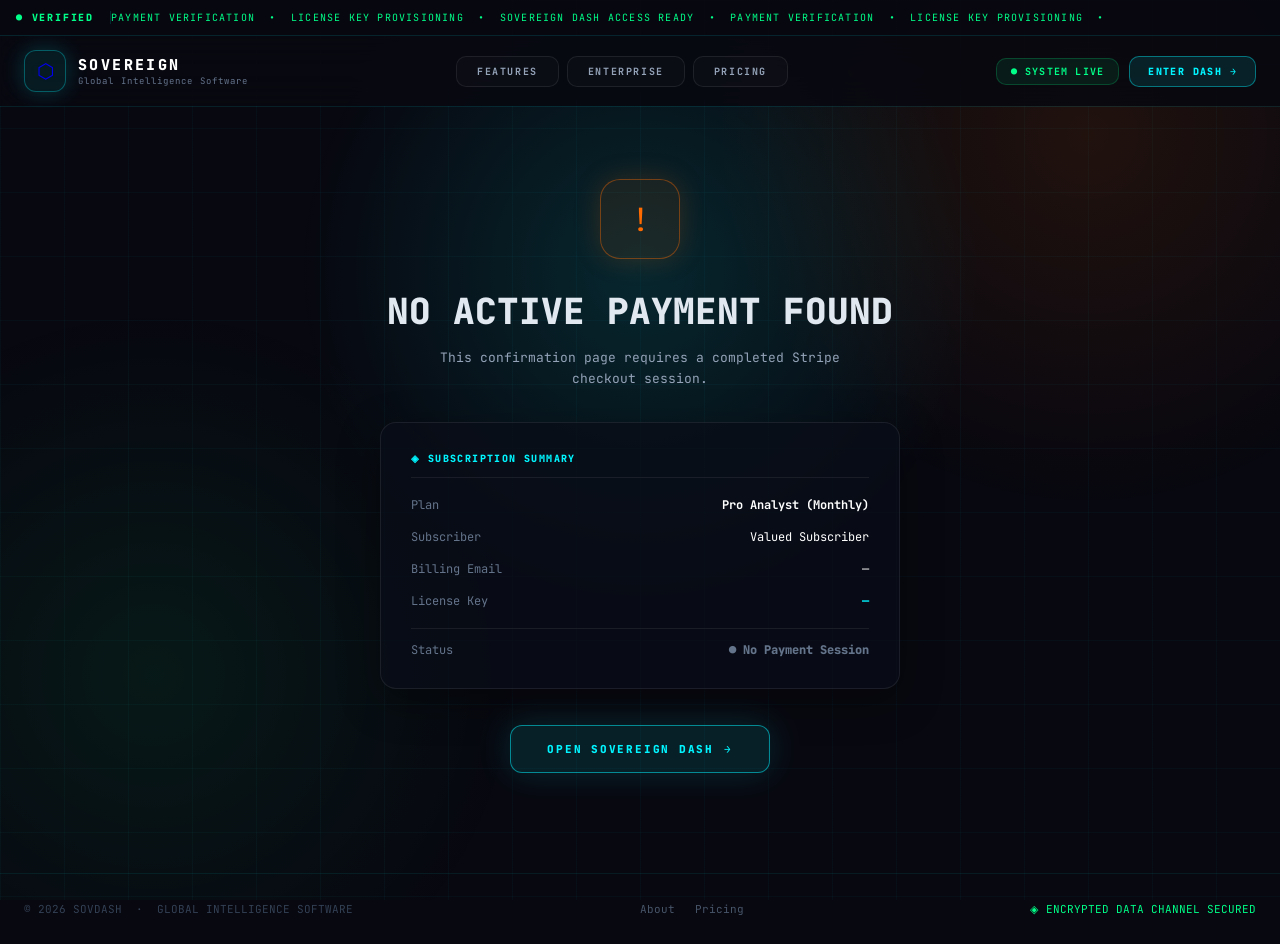
<file: success.html>
<!DOCTYPE html>
<html lang="en">
<head>
  <meta charset="UTF-8" />
  <meta name="viewport" content="width=device-width, initial-scale=1.0" />
  <title>Subscription Confirmed | Sovereign</title>

  <!-- Favicon -->
  <link rel="icon" href="data:image/svg+xml,<svg xmlns=%22http://www.w3.org/2000/svg%22 viewBox=%220 0 100 100%22><text y=%22.9em%22 font-size=%2290%22 fill=%22%2300f5ff%22>⬡</text></svg>" />

  <!-- Fonts Preconnect -->
  <link rel="preconnect" href="https://fonts.googleapis.com" />
  <link rel="preconnect" href="https://fonts.gstatic.com" crossorigin />
  <link href="https://fonts.googleapis.com/css2?family=JetBrains+Mono:wght@400;600;700;800&display=swap" rel="stylesheet" />

  <!-- Stylesheets -->
  <link rel="stylesheet" href="css/base.css?v=20261127e" />
  <link rel="stylesheet" href="css/nav.css?v=20261127e" />
  <link rel="stylesheet" href="css/components.css?v=20261127e" />
  <link rel="stylesheet" href="css/footer.css?v=20261127e" />
  <link rel="stylesheet" href="css/animations.css?v=20261127e" />
  <link rel="stylesheet" href="css/transitions.css?v=20261127e" />

  <style>
    .success-container {
      max-width: 600px;
      width: 100%;
      margin: 72px auto 100px;
      padding: 0 24px;
      text-align: center;
      position: relative;
      z-index: 10;
    }

    .success-icon-wrap {
      width: 80px;
      height: 80px;
      border-radius: 20px;
      border: 1px solid rgba(0, 255, 136, 0.34);
      background: rgba(0, 255, 136, 0.07);
      box-shadow: 0 0 32px rgba(0, 255, 136, 0.16);
      display: grid;
      place-items: center;
      margin: 0 auto 28px;
      color: var(--green);
      font-size: 32px;
      animation: pulseGreen 2s infinite alternate;
    }

    .success-icon-wrap.warn {
      border-color: rgba(255, 107, 0, 0.4);
      background: rgba(255, 107, 0, 0.08);
      color: var(--orange);
      box-shadow: 0 0 28px rgba(255, 107, 0, 0.18);
      animation: none;
    }

    @keyframes pulseGreen {
      0%   { box-shadow: 0 0 20px rgba(0, 255, 136, 0.1); border-color: rgba(0, 255, 136, 0.2); }
      100% { box-shadow: 0 0 40px rgba(0, 255, 136, 0.3); border-color: rgba(0, 255, 136, 0.5); }
    }

    .success-terminal {
      background: rgba(10, 13, 24, 0.78);
      border: 1px solid rgba(255, 255, 255, 0.08);
      border-radius: 16px;
      padding: 28px 30px;
      font-family: 'JetBrains Mono', monospace;
      font-size: 12px;
      line-height: 1.65;
      text-align: left;
      box-shadow: 0 12px 40px rgba(0, 0, 0, 0.35);
      margin-bottom: 36px;
      max-width: 520px;
      margin-left: auto;
      margin-right: auto;
      color: #cbd5e1;
    }
  </style>
</head>
<body>

<div class="bg-grid"></div>

<!-- GLOBAL HEADER WRAPPER -->
<header id="global-header">
  <div class="ticker-bar">
    <div class="ticker-label">● VERIFIED</div>
    <div class="ticker-track">
      <span class="ticker-inner">
        PAYMENT VERIFICATION &nbsp;•&nbsp;
        LICENSE KEY PROVISIONING &nbsp;•&nbsp;
        SOVEREIGN DASH ACCESS READY &nbsp;•&nbsp;
        PAYMENT VERIFICATION &nbsp;•&nbsp;
        LICENSE KEY PROVISIONING &nbsp;•&nbsp;
      </span>
    </div>
  </div>

  <nav>
    <div class="nav-inner">
      <a href="index.html" class="logo">
        <div class="logo-icon">⬡</div>
        <div class="logo-text">
          <div class="logo-title">SOVEREIGN</div>
          <div class="logo-sub">Global Intelligence Software</div>
        </div>
      </a>

      <button class="nav-hamburger" aria-label="Open menu" aria-expanded="false">
        <span></span><span></span><span></span>
      </button>

      <div class="nav-tabs">
        <a href="index.html#features" class="nav-tab">Features</a>
        <a href="enterprise.html" class="nav-tab">Enterprise</a>
        <a href="pricing.html" class="nav-tab">Pricing</a>
      </div>

      <div class="nav-right">
        <div class="live-badge">● SYSTEM LIVE</div>
        <a href="https://app.sovdash.com/" target="_blank" class="btn-cta-small">Enter Dash →</a>
      </div>
    </div>

    <div class="nav-drawer" aria-hidden="true">
      <a href="index.html#features" class="nav-drawer-tab">Features</a>
      <a href="enterprise.html" class="nav-drawer-tab">Enterprise</a>
      <a href="pricing.html" class="nav-drawer-tab">Pricing</a>
      <a href="https://app.sovdash.com/" target="_blank" class="nav-drawer-tab" style="color: var(--cyan); border-color: rgba(0,245,255,0.3);">Enter Dash →</a>
    </div>
  </nav>
</header>

<div class="success-container">
  <div class="success-icon-wrap" id="status-icon">✔</div>

  <h2 id="status-heading" style="font-size: clamp(24px, 4.5vw, 36px); font-weight:800; text-transform:uppercase; margin-bottom:12px;">Verifying Payment...</h2>
  <p id="status-sub" style="color:#94a3b8; font-size:13px; max-width:460px; margin:0 auto 32px; line-height:1.65;">
    Confirming your transaction with Stripe and activating your Sovereign Dash Pro access.
  </p>

  <div class="success-terminal" id="success-log"></div>

  <a href="https://app.sovdash.com/" target="_blank" class="btn-primary" style="padding:16px 36px; font-size:11px; border-radius:12px;">
    OPEN SOVEREIGN DASH <span class="arrow">→</span>
  </a>
</div>

<footer>
  <span>© 2026 SOVDASH &nbsp;·&nbsp; GLOBAL INTELLIGENCE SOFTWARE</span>
  <div class="footer-links">
    <a href="about.html">About</a>
    <a href="pricing.html">Pricing</a>
  </div>
  <div class="footer-live">
    <span>◈</span> ENCRYPTED DATA CHANNEL SECURED
  </div>
</footer>

<script src="js/nav.js?v=20261127e" defer></script>
<script src="js/transitions.js?v=20261127e" defer></script>
<script>
  document.addEventListener('DOMContentLoaded', async () => {
    const logBox = document.getElementById('success-log');
    const iconEl = document.getElementById('status-icon');
    const headEl = document.getElementById('status-heading');
    const subEl = document.getElementById('status-sub');
    if (!logBox) return;

    const esc = (s) => String(s || '').replace(/[&<>"']/g, (c) => ({ '&':'&amp;','<':'&lt;','>':'&gt;','"':'&quot;',"'":'&#39;' }[c]));

    const params = new URLSearchParams(window.location.search);
    const redirectStatus = params.get('redirect_status');
    const paymentIntentId = params.get('payment_intent') || '';
    const plan = params.get('plan') || 'monthly';
    const method = params.get('method') || 'Stripe';
    let email = params.get('email') || '';
    let name = params.get('name') || 'Valued Subscriber';

    // Handle explicit failed / canceled Stripe redirect cleanly
    if (redirectStatus && redirectStatus !== 'succeeded') {
      if (iconEl) { iconEl.textContent = '!'; iconEl.classList.add('warn'); }
      if (headEl) headEl.textContent = 'Payment Not Completed';
      if (subEl) subEl.textContent = 'Your payment was not finalized. No charge was completed — you can return to checkout and try again.';
      logBox.innerHTML = `<div style="color:#ffd22e;">Stripe Status: <strong>${esc(redirectStatus)}</strong><br/><br/><a href="pricing.html" style="color:var(--cyan);text-decoration:underline;">← Return to Plans &amp; Pricing</a></div>`;
      return;
    }

    let licenseKey = '';
    let statusLabel = 'Pending Verification';
    let statusColor = '#ffd22e';

    if (paymentIntentId) {
      try {
        const res = await fetch('/api/save-purchase', {
          method: 'POST',
          headers: { 'Content-Type': 'application/json' },
          body: JSON.stringify({ email, name, plan, paymentIntentId, method })
        });
        const data = await res.json();
        if (res.ok && data.success) {
          licenseKey = data.licenseKey || 'Provisioned to Email';
          if (data.email) email = data.email;
          if (data.name) name = data.name;
          statusLabel = data.verifiedWithStripe ? 'Verified & Active' : 'Active';
          statusColor = 'var(--green)';
          if (headEl) headEl.textContent = 'Subscription Confirmed';
          if (subEl) subEl.textContent = 'Your Sovereign Pro access is active. Copy your license key below or sign in on app.sovdash.com with your billing email.';
        } else {
          if (iconEl) { iconEl.textContent = '!'; iconEl.classList.add('warn'); }
          if (headEl) headEl.textContent = 'Verification Required';
          if (subEl) subEl.textContent = data.error || 'We could not verify this payment reference automatically. Please contact support with your receipt.';
          statusLabel = 'Unverified Reference';
          statusColor = '#ff6b00';
        }
      } catch (err) {
        if (iconEl) { iconEl.textContent = '!'; iconEl.classList.add('warn'); }
        if (headEl) headEl.textContent = 'Connection Interrupted';
        if (subEl) subEl.textContent = 'If your card was charged, email workwithavip@gmail.com with your payment reference for immediate activation.';
        statusLabel = 'Retry Needed';
        statusColor = '#ffd22e';
      }
    } else {
      if (iconEl) { iconEl.textContent = '!'; iconEl.classList.add('warn'); }
      if (headEl) headEl.textContent = 'No Active Payment Found';
      if (subEl) subEl.textContent = 'This confirmation page requires a completed Stripe checkout session.';
      statusLabel = 'No Payment Session';
      statusColor = '#64748b';
    }

    logBox.innerHTML = `
      <div style="font-size: 10px; font-weight: 800; color: var(--cyan); text-transform: uppercase; letter-spacing: 0.14em; margin-bottom: 18px; border-bottom: 1px solid rgba(255,255,255,0.07); padding-bottom: 10px;">
        ◈ Subscription Summary
      </div>
      <div style="display: flex; flex-direction: column; gap: 12px;">
        <div style="display: flex; justify-content: space-between; gap: 12px;">
          <span style="color: #64748b;">Plan</span>
          <span style="color: #fff; font-weight: 700;">Pro Analyst (${esc(plan === 'yearly' ? 'Annual' : 'Monthly')})</span>
        </div>
        <div style="display: flex; justify-content: space-between; gap: 12px;">
          <span style="color: #64748b;">Subscriber</span>
          <span style="color: #fff;">${esc(name)}</span>
        </div>
        <div style="display: flex; justify-content: space-between; gap: 12px;">
          <span style="color: #64748b;">Billing Email</span>
          <span style="color: #fff;">${esc(email || '—')}</span>
        </div>
        <div style="display: flex; justify-content: space-between; gap: 12px;">
          <span style="color: #64748b;">License Key</span>
          <span style="color: var(--cyan); font-weight: 700;">${esc(licenseKey || '—')}</span>
        </div>
        <div style="display: flex; justify-content: space-between; gap: 12px; border-top: 1px solid rgba(255,255,255,0.07); padding-top: 12px; margin-top: 4px;">
          <span style="color: #64748b;">Status</span>
          <span style="color: ${statusColor}; font-weight: 800;">● ${esc(statusLabel)}</span>
        </div>
      </div>
    `;
  });
</script>
</body>
</html>
</file>
<file: css/base.css>
*, *::before, *::after { box-sizing: border-box; margin: 0; padding: 0; }

:root {
  --bg: #080810;
  --bg2: #0a0d18;
  --cyan: #00f5ff;
  --orange: #ff6b00;
  --red: #ff2244;
  --green: #00ff88;
  --yellow: #ffd22e;
  --purple: #b366ff;
}

html {
  overflow-x: clip;
}

body {
  background: var(--bg);
  color: #e2e8f0;
  font-family: 'JetBrains Mono', monospace;
  min-height: 100vh;
  overflow-x: clip;
}

/* ─── BACKGROUND ─── */
.bg-grid {
  position: fixed; inset: 0; pointer-events: none; z-index: 0;
  background:
    radial-gradient(circle at 50% 30%, rgba(0,245,255,0.13) 0%, transparent 38%),
    radial-gradient(circle at 85% 15%, rgba(255,107,0,0.10) 0%, transparent 28%),
    radial-gradient(circle at 12% 75%, rgba(0,255,136,0.07) 0%, transparent 28%),
    linear-gradient(rgba(0,245,255,0.03) 1px, transparent 1px),
    linear-gradient(90deg, rgba(0,245,255,0.03) 1px, transparent 1px);
  background-size: auto, auto, auto, 64px 64px, 64px 64px;
}

/* ─── SCROLLBAR ─── */
::-webkit-scrollbar { width: 6px; }
::-webkit-scrollbar-track { background: var(--bg); }
::-webkit-scrollbar-thumb { background: rgba(0,245,255,0.2); border-radius: 3px; }
</file>
<file: css/nav.css>
/* ─── TICKER ─── */
.ticker-bar {
  position: relative; z-index: 20;
  background: rgba(8,8,16,0.95);
  border-bottom: 1px solid rgba(0,245,255,0.12);
  height: 36px; display: flex; align-items: center; overflow: hidden;
}
.ticker-label {
  flex-shrink: 0; padding: 0 16px;
  color: var(--green); font-size: 10px; font-weight: 800;
  letter-spacing: 0.18em; border-right: 1px solid rgba(0,245,255,0.15);
}
.ticker-track { overflow: hidden; flex: 1; display: flex; align-items: center; }
.ticker-inner {
  display: inline-block; white-space: nowrap;
  color: var(--green); font-size: 10px; letter-spacing: 0.12em;
  animation: ticker 38s linear infinite;
}

/* ─── NAV ─── */
nav {
  position: sticky; top: 0; z-index: 19;
  border-bottom: 1px solid rgba(0,245,255,0.10);
}
nav::before {
  content: '';
  position: absolute;
  inset: 0;
  background: rgba(8,8,16,0.88);
  backdrop-filter: blur(20px);
  z-index: -1;
  pointer-events: none;
}
.nav-inner {
  max-width: 1400px; margin: 0 auto;
  display: flex; align-items: center; justify-content: space-between;
  padding: 14px 24px;
}
.logo { display: flex; align-items: center; gap: 12px; text-decoration: none; }
.logo-icon {
  width: 42px; height: 42px;
  border: 1px solid rgba(0,245,255,0.3);
  border-radius: 12px;
  background: rgba(0,245,255,0.08);
  box-shadow: 0 0 22px rgba(0,245,255,0.2);
  display: grid; place-items: center; font-size: 20px;
}
.logo-text { line-height: 1.2; }
.logo-title { font-size: 15px; font-weight: 800; color: #fff; letter-spacing: 0.16em; text-transform: uppercase; }
.logo-sub { font-size: 9px; color: #64748b; letter-spacing: 0.12em; margin-top: 2px; }

.nav-tabs { display: flex; gap: 8px; }
.nav-tab {
  padding: 8px 20px; border-radius: 10px; font-size: 10px;
  font-weight: 700; letter-spacing: 0.16em; text-transform: uppercase;
  cursor: pointer; text-decoration: none; transition: all 0.2s;
  border: 1px solid rgba(255,255,255,0.08);
  background: rgba(255,255,255,0.02);
  color: #94a3b8;
}
.nav-tab:hover { border-color: rgba(0,245,255,0.3); color: var(--cyan); }
.nav-tab.active {
  border-color: rgba(0,245,255,0.5);
  background: rgba(0,245,255,0.08);
  color: var(--cyan);
  box-shadow: 0 0 20px rgba(0,245,255,0.10);
}

.nav-right { display: flex; align-items: center; gap: 10px; }
.live-badge {
  padding: 6px 14px; border-radius: 10px; font-size: 10px; font-weight: 700;
  border: 1px solid rgba(0,255,136,0.2);
  background: rgba(0,255,136,0.08);
  color: var(--green); letter-spacing: 0.12em;
}
.btn-cta-small {
  padding: 8px 18px; border-radius: 10px; font-size: 10px;
  font-weight: 800; letter-spacing: 0.14em; text-transform: uppercase;
  cursor: pointer; text-decoration: none; transition: all 0.2s;
  border: 1px solid rgba(0,245,255,0.4);
  background: rgba(0,245,255,0.10);
  color: var(--cyan);
}
.btn-cta-small:hover { background: rgba(0,245,255,0.16); }

/* Hamburger Menu (Mobile) */
.nav-hamburger {
  display: none;
  background: transparent;
  border: none;
  cursor: pointer;
  padding: 8px;
  z-index: 100;
  flex-direction: column;
  gap: 6px;
  width: 36px;
  height: 36px;
  justify-content: center;
  align-items: center;
}

.nav-hamburger span {
  display: block;
  width: 22px;
  height: 2px;
  background: var(--cyan);
  transition: transform 0.3s ease, opacity 0.3s ease;
  box-shadow: 0 0 8px rgba(0,245,255,0.4);
}

.nav-hamburger[aria-expanded="true"] span:nth-child(1) {
  transform: translateY(8px) rotate(45deg);
}

.nav-hamburger[aria-expanded="true"] span:nth-child(2) {
  opacity: 0;
}

.nav-hamburger[aria-expanded="true"] span:nth-child(3) {
  transform: translateY(-8px) rotate(-45deg);
}

/* Nav Drawer (Mobile Menu) — zero horizontal overflow via clip-path */
.nav-drawer {
  position: fixed;
  top: 0;
  right: 0;
  width: 100%;
  height: 100vh;
  background: rgba(8,8,16,0.98);
  backdrop-filter: blur(20px);
  z-index: 90;
  display: flex;
  flex-direction: column;
  align-items: center;
  justify-content: center;
  gap: 20px;
  visibility: hidden;
  opacity: 0;
  pointer-events: none;
  clip-path: inset(0 0 0 100%);
  transition: clip-path 0.38s cubic-bezier(0.16, 1, 0.3, 1), opacity 0.28s ease, visibility 0.38s;
  border-left: 1px solid rgba(0,245,255,0.15);
  box-shadow: -10px 0 30px rgba(0,0,0,0.5);
}

.nav-drawer.open {
  clip-path: inset(0 0 0 0);
  opacity: 1;
  visibility: visible;
  pointer-events: auto;
}

.nav-drawer-tab {
  padding: 12px 36px;
  border-radius: 12px;
  font-size: 14px;
  font-weight: 700;
  letter-spacing: 0.18em;
  text-transform: uppercase;
  cursor: pointer;
  text-decoration: none;
  transition: all 0.2s;
  border: 1px solid rgba(255,255,255,0.06);
  background: rgba(255,255,255,0.02);
  color: #94a3b8;
  width: 240px;
  text-align: center;
  box-shadow: inset 0 0 10px rgba(0,0,0,0.4);
}

.nav-drawer-tab:hover, .nav-drawer-tab.active {
  border-color: rgba(0,245,255,0.4);
  background: rgba(0,245,255,0.08);
  color: var(--cyan);
  box-shadow: 0 0 20px rgba(0,245,255,0.12);
}

@media (max-width: 768px) {
  .nav-tabs {
    display: none;
  }
  .nav-hamburger {
    display: flex;
  }
  .nav-right .live-badge {
    display: none;
  }
}
</file>
<file: css/hero.css>
/* ─── HERO ─── */
.hero {
  position: relative; z-index: 10;
  max-width: 1400px; margin: 0 auto;
  padding: 80px 24px 60px;
  display: grid; grid-template-columns: 1fr 1fr; gap: 48px; align-items: center;
}
@media (max-width: 900px) { 
  .hero { grid-template-columns: 1fr; } 
}
@media (max-width: 768px) {
  .hero {
    padding: 40px 16px 30px;
    gap: 32px;
  }
}

.hero-badge {
  display: inline-flex; align-items: center; gap: 8px;
  padding: 8px 16px; border-radius: 999px;
  border: 1px solid rgba(0,245,255,0.25);
  background: rgba(0,245,255,0.08);
  color: var(--cyan); font-size: 10px; font-weight: 700;
  letter-spacing: 0.18em; text-transform: uppercase;
  margin-bottom: 24px;
  animation: fadeUp 0.5s ease both;
}
.pulse { width: 7px; height: 7px; border-radius: 50%; background: var(--green);
  box-shadow: 0 0 8px var(--green); animation: blink 1.4s ease infinite; }

h1 {
  font-size: clamp(28px, 6.5vw, 76px);
  font-weight: 800; line-height: 0.96;
  letter-spacing: -0.05em; text-transform: uppercase; color: #fff;
  animation: fadeUp 0.5s 0.08s ease both;
}

.hero-desc {
  margin-top: 24px; font-size: 15px; line-height: 1.8;
  color: #94a3b8; max-width: 540px;
  animation: fadeUp 0.5s 0.16s ease both;
}

.hero-actions {
  margin-top: 36px; display: grid; grid-template-columns: repeat(2, 1fr); gap: 14px; max-width: 490px;
  animation: fadeUp 0.5s 0.24s ease both;
}

@media (max-width: 580px) {
  .hero-actions {
    grid-template-columns: 1fr;
    max-width: 100%;
  }
}


.hero-stats {
  margin-top: 40px; display: grid; grid-template-columns: repeat(3, 1fr); gap: 12px;
  animation: fadeUp 0.5s 0.32s ease both;
}
@media (max-width: 480px) {
  .hero-stats {
    grid-template-columns: 1fr;
    gap: 8px;
  }
}

.stat-card {
  padding: 16px; border-radius: 14px;
  border: 1px solid rgba(0,245,255,0.15);
  background: rgba(10,13,24,0.7);
  backdrop-filter: blur(16px);
  box-shadow: 0 0 32px rgba(0,245,255,0.05);
}
.stat-num { font-size: 22px; font-weight: 800; color: #fff; }
.stat-label { font-size: 9px; color: #475569; letter-spacing: 0.16em; text-transform: uppercase; margin-top: 4px; }

/* ─── GLOBE PREVIEW ─── */
.globe-panel {
  border-radius: 20px;
  border: 1px solid rgba(0,245,255,0.15);
  background: rgba(10,13,24,0.7);
  backdrop-filter: blur(16px);
  box-shadow: 0 0 48px rgba(0,245,255,0.07);
  overflow: hidden; padding: 16px;
  animation: fadeUp 0.5s 0.18s ease both;
}
.globe-header {
  display: flex; align-items: center; justify-content: space-between;
  margin-bottom: 14px;
}
.globe-title { font-size: 10px; font-weight: 700; color: var(--cyan); letter-spacing: 0.16em; text-transform: uppercase; }
.op-badge { font-size: 9px; color: var(--green); padding: 4px 10px; border-radius: 999px;
  background: rgba(0,255,136,0.08); border: 1px solid rgba(0,255,136,0.2); }

.globe-viewport {
  position: relative; aspect-ratio: 16/10;
  border-radius: 14px; overflow: hidden;
  background: #03050b;
  border: 1px solid rgba(0,245,255,0.08);
}
.globe-glow {
  position: absolute; inset: 0;
  background: radial-gradient(circle at 50% 48%, rgba(0,245,255,0.15), transparent 42%);
}

.globe-sphere {
  position: absolute; left: 50%; top: 50%;
  width: 300px; height: 300px;
  transform: translate(-50%, -50%);
  border-radius: 50%;
  border: 1px solid rgba(0,245,255,0.25);
  background: radial-gradient(circle at 35% 28%, rgba(255,255,255,0.18), rgba(0,245,255,0.12) 20%, rgba(8,20,35,0.96) 55%, #02050c 100%);
  box-shadow: 0 0 80px rgba(0,245,255,0.2);
  animation: spin 90s linear infinite;
}

.orbit {
  position: absolute; left: 50%; top: 50%;
  border-radius: 50%;
  border: 1px solid rgba(0,245,255,0.2);
  transform: translate(-50%,-50%);
}
.orbit-1 { width: 360px; height: 140px; transform: translate(-50%,-50%) rotate(-14deg); }
.orbit-2 { width: 380px; height: 155px; transform: translate(-50%,-50%) rotate(14deg); }
.orbit-3 { width: 400px; height: 130px; transform: translate(-50%,-50%) rotate(30deg); }

.sat-dot {
  position: absolute; width: 8px; height: 8px; border-radius: 50%;
  background: var(--cyan); box-shadow: 0 0 14px var(--cyan);
}

.event-tag {
  position: absolute; padding: 6px 10px; border-radius: 8px;
  font-size: 9px; font-weight: 700; backdrop-filter: blur(8px);
}
.event-tag.disaster { top: 22%; left: 16%; border: 1px solid rgba(255,107,0,0.4); background: rgba(255,107,0,0.12); color: #fed7aa; }
.event-tag.disaster .tag-label { color: var(--orange); }
.event-tag.conflict { top: 32%; right: 14%; border: 1px solid rgba(255,34,68,0.4); background: rgba(255,34,68,0.12); color: #fca5a5; }
.event-tag.conflict .tag-label { color: var(--red); }
.event-tag.surveillance { bottom: 22%; left: 32%; border: 1px solid rgba(0,245,255,0.4); background: rgba(0,245,255,0.10); color: #a5f3fc; }
.event-tag.surveillance .tag-label { color: var(--cyan); }
.tag-label { font-weight: 800; display: block; }

.hp-stage {
  position: relative;
  height: 360px;
  background: radial-gradient(circle at 50% 48%, rgba(0, 245, 255, 0.09) 0%, #03060f 68%, #02040a 100%);
  border-radius: 14px;
  display: flex;
  align-items: center;
  justify-content: center;
  overflow: hidden;
  border: 1px solid rgba(0, 245, 255, 0.12);
  margin: 0;
  touch-action: pan-y; /* Never block vertical touch scrolling on mobile/tablet */
}

.hp-globe-canvas {
  position: relative;
  z-index: 2;
  width: 100%;
  height: 100%;
  display: block;
  pointer-events: none;
}

/* Foreground signal telemetry cards — strictly IN FRONT of the globe (z-index: 20) */
.hp-signal-hud {
  position: absolute;
  inset: 0;
  z-index: 20;
  pointer-events: none;
  display: flex;
  flex-direction: column;
  justify-content: space-between;
  padding: 14px;
}

.hp-hud-row-top {
  display: flex;
  align-items: center;
  justify-content: space-between;
  gap: 8px;
}

.hp-sector-pill {
  display: inline-flex;
  align-items: center;
  gap: 6px;
  padding: 4px 10px;
  border-radius: 999px;
  background: rgba(5, 9, 20, 0.86);
  border: 1px solid rgba(0, 245, 255, 0.25);
  color: #cbd5e1;
  font-size: 8px;
  font-weight: 700;
  letter-spacing: 0.13em;
  text-transform: uppercase;
}

.hp-live-callout {
  align-self: flex-start;
  max-width: 295px;
  padding: 11px 14px;
  border-radius: 12px;
  background: rgba(5, 9, 20, 0.90);
  border: 1px solid rgba(0, 245, 255, 0.26);
  box-shadow: 0 10px 28px rgba(0, 0, 0, 0.55), 0 0 22px rgba(0, 245, 255, 0.08);
  transition: opacity 0.28s ease, transform 0.28s ease, border-color 0.28s ease;
}

.hp-live-callout.swapping {
  opacity: 0;
  transform: translate3d(0, 6px, 0);
}

.hp-callout-head {
  display: flex;
  align-items: center;
  justify-content: space-between;
  gap: 8px;
  margin-bottom: 5px;
}

.hp-callout-type {
  display: inline-flex;
  align-items: center;
  gap: 6px;
  font-size: 8.5px;
  font-weight: 800;
  letter-spacing: 0.14em;
  text-transform: uppercase;
}

.hp-callout-dot {
  width: 7px;
  height: 7px;
  border-radius: 50%;
  flex-shrink: 0;
}

.hp-callout-sev {
  font-size: 7.5px;
  font-weight: 800;
  padding: 2px 6px;
  border-radius: 4px;
  letter-spacing: 0.1em;
}

.hp-callout-title {
  font-size: 10.5px;
  font-weight: 700;
  color: #f8fafc;
  line-height: 1.45;
  margin-bottom: 4px;
}

.hp-callout-meta {
  font-size: 8.5px;
  color: #94a3b8;
  letter-spacing: 0.06em;
}

/* Responsive Overrides for Globe */
@media (max-width: 768px) {
  .hp-stage {
    height: 310px;
  }
  .hp-live-callout {
    max-width: 100%;
    padding: 9px 12px;
  }
  .hp-callout-title {
    font-size: 9.5px;
  }
}
</file>
<file: css/sections.css>
/* ─── SECTION SHARED ─── */
section { position: relative; z-index: 10; }
.section-inner { max-width: 1400px; margin: 0 auto; padding: 80px 24px; }

.section-header {
  text-align: center;
  display: flex;
  flex-direction: column;
  align-items: center;
  margin-bottom: 40px;
}
.section-header .section-desc {
  margin-left: auto;
  margin-right: auto;
}

.section-badge {
  display: inline-flex; align-items: center; gap: 8px;
  padding: 6px 14px; border-radius: 999px;
  border: 1px solid rgba(0,245,255,0.2);
  background: rgba(0,245,255,0.06);
  color: var(--cyan); font-size: 9px; font-weight: 700;
  letter-spacing: 0.18em; text-transform: uppercase;
  margin-bottom: 16px;
}
h2 {
  font-size: clamp(28px, 3.5vw, 48px); font-weight: 800;
  letter-spacing: -0.04em; text-transform: uppercase; color: #fff;
  line-height: 1;
}
.section-desc { font-size: 14px; color: #64748b; line-height: 1.8; margin-top: 12px; max-width: 520px; }

/* ─── FEATURES ─── */
.features-grid {
  display: grid; grid-template-columns: repeat(3, 1fr);
  gap: 16px; margin-top: 48px;
}
@media (max-width: 960px) {
  .features-grid { grid-template-columns: repeat(2, 1fr); }
}
@media (max-width: 640px) {
  .features-grid { grid-template-columns: 1fr; }
}

/* ─── HOW IT WORKS ─── */
.steps { display: grid; grid-template-columns: repeat(auto-fit, minmax(240px, 1fr)); gap: 0; margin-top: 56px; position: relative; }
.steps::before {
  content: ''; position: absolute; top: 32px; left: 10%; right: 10%; height: 1px;
  background: linear-gradient(90deg, transparent, rgba(0,245,255,0.3), rgba(0,245,255,0.3), transparent);
}
.step { text-align: center; padding: 0 20px; }
.step-num {
  width: 64px; height: 64px; margin: 0 auto 20px;
  border-radius: 50%; display: grid; place-items: center;
  font-size: 20px; font-weight: 800; color: var(--cyan);
  border: 1px solid rgba(0,245,255,0.3);
  background: rgba(0,245,255,0.08);
  box-shadow: 0 0 28px rgba(0,245,255,0.12);
}
.step-title { font-size: 12px; font-weight: 800; text-transform: uppercase; letter-spacing: 0.1em; color: #f1f5f9; margin-bottom: 10px; }
.step-desc { font-size: 11px; color: #64748b; line-height: 1.75; }

@media (max-width: 700px) {
  .steps {
    grid-template-columns: 1fr;
    gap: 32px;
  }
  .steps::before {
    display: none;
  }
  .step {
    position: relative;
    padding-bottom: 16px;
  }
  .step:not(:last-child)::after {
    content: '';
    position: absolute;
    bottom: -24px;
    left: 50%;
    transform: translateX(-50%);
    width: 1px;
    height: 20px;
    background: rgba(0, 245, 255, 0.3);
  }
}

/* ─── SIGNAL FEED PREVIEW ─── */
.feed-preview { margin-top: 48px; display: grid; grid-template-columns: 1fr 1fr 1fr; gap: 14px; }
@media (max-width: 860px) { 
  .feed-preview { grid-template-columns: 1fr; } 
}

/* ─── MAP OPTIONS ─── */
@media (max-width: 900px) {
  #map-preview-panel { position: static !important; }
  .section-inner > div[style*="grid-template-columns"] { grid-template-columns: 1fr !important; }
  .map-options-grid {
    grid-template-columns: 1fr !important;
  }
}

/* ─── CTA BLOCK ─── */
.cta-block {
  margin: 0 24px 80px;
  max-width: 1400px; margin-left: auto; margin-right: auto;
  border-radius: 24px;
  border: 1px solid rgba(0,245,255,0.2);
  background: rgba(10,13,24,0.7);
  backdrop-filter: blur(20px);
  box-shadow: 0 0 80px rgba(0,245,255,0.07);
  padding: 64px 48px;
  text-align: center;
  position: relative; z-index: 10; overflow: hidden;
}
.cta-block::before {
  content: ''; position: absolute;
  top: -80px; left: 50%; transform: translateX(-50%);
  width: 600px; height: 400px; border-radius: 50%;
  background: radial-gradient(circle, rgba(0,245,255,0.10), transparent 65%);
  pointer-events: none;
}
.cta-block h2 { font-size: clamp(28px, 4vw, 54px); }
.cta-block p { font-size: 14px; color: #64748b; margin: 16px auto 36px; max-width: 500px; line-height: 1.8; }
.cta-buttons { display: flex; gap: 14px; justify-content: center; flex-wrap: wrap; }

/* ─── DASHBOARD PREVIEW ─── */
.dash-preview-wrap {
  margin-top: 48px; position: relative;
  border-radius: 18px; overflow: hidden;
  border: 1px solid rgba(0,245,255,0.18);
  box-shadow: 0 0 60px rgba(0,245,255,0.08);
}
.dash-preview-bar {
  background: rgba(10,13,24,0.95); padding: 12px 18px;
  display: flex; align-items: center; gap: 10px;
  border-bottom: 1px solid rgba(0,245,255,0.10);
}
.dash-url { margin-left: 8px; font-size: 10px; color: #475569; letter-spacing: 0.06em; }
.dash-inner {
  background: #03050b; padding: 24px;
  display: grid; grid-template-columns: 200px 1fr 180px; gap: 12px; min-height: 260px;
}

@media (max-width: 1024px) {
  .dash-inner { grid-template-columns: 1fr 1fr; }
  .dash-panel:nth-child(3) { grid-column: span 2; }
}
@media (max-width: 600px) {
  .dash-inner { grid-template-columns: 1fr; }
  .dash-panel:nth-child(3) { grid-column: span 1; }
}

.dash-panel {
  border-radius: 12px; border: 1px solid rgba(0,245,255,0.12);
  background: rgba(10,13,24,0.8); padding: 14px;
}
.dash-panel-title { font-size: 9px; font-weight: 800; color: var(--cyan); letter-spacing: 0.16em; text-transform: uppercase; margin-bottom: 12px; }
.dash-feed-item {
  padding: 8px; border-radius: 8px; border: 1px solid rgba(255,255,255,0.04);
  background: rgba(255,255,255,0.02); margin-bottom: 6px; font-size: 9px; color: #94a3b8;
}
.dash-feed-item strong { display: block; margin-bottom: 2px; font-size: 9px; }
.dash-globe-sim {
  border-radius: 12px; border: 1px solid rgba(0,245,255,0.10);
  background: radial-gradient(circle at 50% 50%, rgba(0,245,255,0.12), #03050b 55%);
  display: flex; align-items: center; justify-content: center;
  font-size: 11px; color: rgba(0,245,255,0.5); letter-spacing: 0.14em;
  min-height: 220px; flex-direction: column; gap: 8px;
}
.globe-ring {
  width: 120px; height: 120px; border-radius: 50%;
  border: 2px solid rgba(0,245,255,0.25);
  box-shadow: 0 0 40px rgba(0,245,255,0.15), inset 0 0 30px rgba(0,245,255,0.06);
  animation: pulse-ring 2s ease infinite;
  display: grid; place-items: center; font-size: 32px;
}
.dash-overlay-item {
  display: flex; align-items: center; justify-content: space-between;
  padding: 8px; border-radius: 8px; border: 1px solid rgba(255,255,255,0.04);
  background: rgba(255,255,255,0.02); margin-bottom: 6px; font-size: 9px; color: #94a3b8;
}

/* ─── INFORMATION GAPS ─── */
.problem-grid {
  display: grid;
  grid-template-columns: repeat(auto-fit, minmax(300px, 1fr));
  gap: 24px;
  margin-top: 44px;
  align-items: stretch;
}
.problem-card {
  border: 1px solid rgba(255, 34, 68, 0.16);
  border-radius: 18px;
  background: rgba(10, 13, 24, 0.55);
  padding: 28px;
  box-shadow: 0 0 32px rgba(255, 34, 68, 0.02);
  transition: border-color 0.25s, box-shadow 0.25s, transform 0.25s;
  display: flex;
  flex-direction: column;
}
.problem-card:hover {
  border-color: rgba(255, 34, 68, 0.34);
  box-shadow: 0 0 32px rgba(255, 34, 68, 0.07);
  transform: translateY(-2px);
}
.problem-card .card-badge {
  display: inline-block;
  align-self: flex-start;
  font-size: 8.5px;
  font-weight: 800;
  color: var(--red);
  background: rgba(255, 34, 68, 0.09);
  border: 1px solid rgba(255, 34, 68, 0.28);
  padding: 4px 10px;
  border-radius: 5px;
  letter-spacing: 0.12em;
  text-transform: uppercase;
  margin-bottom: 14px;
}
.problem-card h3 {
  font-size: 17px;
  font-weight: 800;
  color: #fff;
  letter-spacing: -0.02em;
  margin-bottom: 10px;
}
.problem-card .problem-txt {
  font-size: 12.5px;
  color: #94a3b8;
  line-height: 1.68;
  margin-bottom: 20px;
}
.problem-card .solution-txt {
  margin-top: auto;
  font-size: 12px;
  color: #e2e8f0;
  line-height: 1.68;
  background: rgba(0, 245, 255, 0.04);
  border: 1px dashed rgba(0, 245, 255, 0.22);
  padding: 14px 16px;
  border-radius: 10px;
  position: relative;
}
.problem-card .solution-txt strong {
  color: var(--cyan);
  display: block;
  margin-bottom: 4px;
  font-size: 9px;
  letter-spacing: 0.1em;
  text-transform: uppercase;
}

/* ─── ENTERPRISE TIER ─── */
.enterprise-section {
  border-top: 1px solid rgba(0, 245, 255, 0.07);
  position: relative;
  z-index: 10;
  overflow: hidden;
}
.enterprise-grid {
  display: grid;
  grid-template-columns: 1fr 1.1fr;
  gap: 48px;
  margin-top: 48px;
  align-items: center;
}
@media (max-width: 900px) {
  .enterprise-grid {
    grid-template-columns: 1fr;
    gap: 32px;
  }
}
.enterprise-card-hero {
  border: 1px solid rgba(179, 102, 255, 0.3);
  border-radius: 24px;
  background: radial-gradient(circle at 100% 0%, rgba(179, 102, 255, 0.08) 0%, rgba(10, 13, 24, 0.8) 70%);
  padding: 48px 36px;
  box-shadow: 0 0 64px rgba(179, 102, 255, 0.08);
  position: relative;
}
.enterprise-card-hero::before {
  content: '';
  position: absolute;
  top: 0; left: 0; right: 0; height: 3px;
  background: linear-gradient(90deg, var(--cyan), #b366ff);
  border-radius: 24px 24px 0 0;
  box-shadow: 0 0 12px #b366ff;
}
.enterprise-features-list {
  list-style: none;
  display: flex;
  flex-direction: column;
  gap: 16px;
  margin-top: 24px;
}
.enterprise-feature-item {
  display: flex;
  gap: 12px;
  font-size: 13px;
  color: #cbd5e1;
  line-height: 1.6;
}
.enterprise-feature-icon {
  font-size: 12px;
  color: #b366ff;
  font-weight: 800;
  text-shadow: 0 0 6px #b366ff;
}

/* ─── CTA INTERACTIVE HOLOGRAPHIC GLOBE ─── */
.cta-layout-grid {
  display: grid;
  grid-template-columns: 1fr 1.05fr;
  gap: 56px;
  align-items: center;
}
.cta-globe-wrap {
  position: relative;
  height: 500px;
  border-radius: 24px;
  border: 1px solid rgba(0, 245, 255, 0.14);
  background: radial-gradient(circle at 50% 50%, rgba(0, 245, 255, 0.08) 0%, rgba(5, 9, 20, 0.88) 65%, rgba(3, 5, 11, 0.96) 100%);
  box-shadow: 0 0 64px rgba(0, 245, 255, 0.06);
  overflow: hidden;
  touch-action: pan-y; /* Never trap vertical touch scrolling on mobile */
}
#cta-globe-canvas {
  position: absolute;
  inset: 0;
  width: 100%;
  height: 100%;
  display: block;
  z-index: 2;
  pointer-events: none;
}
.cta-tag {
  position: absolute;
  z-index: 20;
  display: flex;
  align-items: center;
  gap: 9px;
  padding: 8px 13px;
  border-radius: 10px;
  border: 1px solid rgba(255, 255, 255, 0.12);
  background: rgba(6, 10, 22, 0.92);
  box-shadow: 0 8px 24px rgba(0, 0, 0, 0.5);
  animation: ctaTagFloat 4.5s ease-in-out infinite;
  pointer-events: none;
}
.cta-tag-dot {
  width: 8px;
  height: 8px;
  border-radius: 50%;
  flex-shrink: 0;
  animation: rdotBlink 1.3s ease infinite;
}
.cta-tag-title {
  font-size: 8px;
  font-weight: 800;
  letter-spacing: 0.13em;
  text-transform: uppercase;
}
.cta-tag-sub {
  color: #cbd5e1;
  font-size: 8.5px;
  margin-top: 2px;
  white-space: nowrap;
}
.cta-sat-label {
  position: absolute;
  top: 16px;
  left: 50%;
  transform: translateX(-50%);
  z-index: 20;
  white-space: nowrap;
  border: 1px solid rgba(0, 245, 255, 0.34);
  background: rgba(6, 12, 26, 0.9);
  padding: 5px 14px;
  border-radius: 999px;
  font-size: 8.5px;
  font-weight: 800;
  color: #00f5ff;
  letter-spacing: 0.14em;
  pointer-events: none;
}
.cta-status-label {
  position: absolute;
  bottom: 14px;
  left: 50%;
  transform: translateX(-50%);
  z-index: 20;
  white-space: nowrap;
  font-size: 8.5px;
  color: #64748b;
  letter-spacing: 0.12em;
  text-align: center;
  pointer-events: none;
}

@media (max-width: 960px) {
  .cta-layout-grid {
    grid-template-columns: 1fr;
    gap: 36px;
  }
  .cta-globe-wrap {
    height: 410px;
  }
}

@media (max-width: 600px) {
  .cta-globe-wrap {
    height: 360px;
  }
  .cta-tag {
    padding: 6px 9px;
    gap: 6px;
  }
  .cta-tag-title { font-size: 7px; }
  .cta-tag-sub { font-size: 7.5px; }
  .cta-sat-label { font-size: 7.5px; padding: 4px 10px; }
  .cta-status-label { font-size: 7.5px; }
}
</file>
<file: css/components.css>
/* ─── BUTTONS ─── */
.btn-primary {
  display: inline-flex; align-items: center; gap: 10px;
  padding: 16px 28px; border-radius: 14px; font-size: 12px;
  font-weight: 800; letter-spacing: 0.16em; text-transform: uppercase;
  cursor: pointer; text-decoration: none; transition: all 0.2s;
  border: 1px solid rgba(0,245,255,0.5);
  background: rgba(0,245,255,0.10);
  color: var(--cyan);
  box-shadow: 0 0 34px rgba(0,245,255,0.14);
  font-family: 'JetBrains Mono', monospace;
}
.btn-primary:hover { background: rgba(0,245,255,0.16); transform: translateY(-1px); }
.btn-primary .arrow { transition: transform 0.2s; }
.btn-primary:hover .arrow { transform: translateX(4px); }

.btn-secondary {
  display: inline-flex; align-items: center; gap: 10px;
  padding: 16px 28px; border-radius: 14px; font-size: 12px;
  font-weight: 700; letter-spacing: 0.14em; text-transform: uppercase;
  cursor: pointer; text-decoration: none; transition: all 0.2s;
  border: 1px solid rgba(255,255,255,0.10);
  background: rgba(255,255,255,0.03);
  color: #cbd5e1;
  font-family: 'JetBrains Mono', monospace;
}
.btn-secondary:hover { border-color: rgba(255,107,0,0.4); color: #fed7aa; }

/* ─── CARDS ─── */
.feature-card {
  padding: 30px 26px; border-radius: 18px;
  border: 1px solid rgba(255,255,255,0.06);
  background: rgba(10,13,24,0.65);
  backdrop-filter: blur(14px);
  transition: border-color 0.25s, box-shadow 0.25s, transform 0.25s, background 0.25s;
  cursor: default;
  display: flex;
  flex-direction: column;
  align-items: center;
  text-align: center;
}
.feature-card:hover { border-color: rgba(0,245,255,0.28); transform: translateY(-2px); }
.feature-icon {
  width: 46px; height: 46px; border-radius: 13px;
  display: grid; place-items: center; font-size: 19px;
  margin: 0 auto 18px;
}
.feature-title { font-size: 13px; font-weight: 800; color: #f1f5f9; letter-spacing: 0.06em; text-transform: uppercase; margin-bottom: 10px; line-height: 1.4; }
.feature-desc { font-size: 12px; color: #94a3b8; line-height: 1.72; margin-bottom: 20px; max-width: 340px; }
.feature-tag {
  display: inline-flex; align-items: center; justify-content: center;
  margin-top: auto;
  padding: 5px 12px; border-radius: 6px; font-size: 9px; font-weight: 800; letter-spacing: 0.13em;
}

.signal-card {
  padding: 18px; border-radius: 14px;
  border: 1px solid rgba(255,255,255,0.05);
  background: rgba(10,13,24,0.6);
  backdrop-filter: blur(12px);
  transition: border-color 0.2s;
}
.signal-card:hover { border-color: rgba(0,245,255,0.2); }
.signal-header { display: flex; align-items: center; justify-content: space-between; margin-bottom: 12px; }
.signal-tag {
  padding: 4px 8px; border-radius: 6px; font-size: 9px; font-weight: 800; letter-spacing: 0.14em;
}
.severity-badge {
  padding: 3px 8px; border-radius: 6px; font-size: 9px; font-weight: 800;
  border: 1px solid rgba(255,34,68,0.4); background: rgba(255,34,68,0.10); color: #fca5a5;
}
.signal-headline { font-size: 12px; font-weight: 600; line-height: 1.6; color: #e2e8f0; }
.signal-location { font-size: 10px; color: #475569; margin-top: 8px; }

/* ─── CATEGORIES & PILLS ─── */
.categories { display: flex; flex-wrap: wrap; justify-content: center; gap: 10px; margin-top: 32px; }
.cat-pill {
  display: flex; align-items: center; gap: 8px;
  padding: 8px 16px; border-radius: 999px; font-size: 10px; font-weight: 700;
  letter-spacing: 0.12em; text-transform: uppercase;
  border: 1px solid; cursor: default;
}
.cat-dot { width: 8px; height: 8px; border-radius: 50%; }

.cat-pill { cursor: pointer; font-family: 'JetBrains Mono', monospace; transition: opacity 0.2s, transform 0.15s; }
.cat-pill:hover { opacity: 0.85; transform: translateY(-1px); }
.cat-pill.pill-active { box-shadow: 0 0 18px color-mix(in srgb, var(--pill-color) 30%, transparent) !important; }
.feature-card { transition: border-color 0.3s, box-shadow 0.3s, transform 0.25s, background 0.3s; }
.feature-card.fc-highlight {
  border-color: var(--fc-color) !important;
  box-shadow: 0 0 32px color-mix(in srgb, var(--fc-color) 22%, transparent);
  background: rgba(18,24,40,0.9) !important;
  transform: translateY(-3px);
}

/* ─── MAP CARD & TOGGLES ─── */
.map-options-grid {
  display: grid;
  grid-template-columns: repeat(2, 1fr);
  gap: 8px;
}

.map-card {
  position: relative;
  padding: 14px 16px;
  border-radius: 10px;
  border: 1px solid rgba(255,255,255,0.06);
  background: rgba(10,13,24,0.55);
  backdrop-filter: blur(10px);
  cursor: pointer;
  display: flex; align-items: center; gap: 12px;
  transition: border-color 0.3s, background 0.3s, box-shadow 0.3s;
  user-select: none; overflow: hidden;
}
.map-card:hover {
  border-color: rgba(255,255,255,0.12);
  background: rgba(16,20,34,0.7);
}
.map-card.lit {
  border-color: rgba(255,255,255,0.10) !important;
  background: rgba(18,24,40,0.8) !important;
  box-shadow: inset 3px 0 0 var(--card-color, #00f5ff);
}
.map-card.selected {
  border-color: rgba(255,255,255,0.14) !important;
  background: rgba(22,28,46,0.9) !important;
  box-shadow: inset 3px 0 0 var(--card-color, #00f5ff), 0 0 20px rgba(0,0,0,0.3);
}

.map-card-name {
  flex: 1;
  font-size: 10px; font-weight: 700;
  color: #64748b; letter-spacing: 0.10em;
  text-transform: uppercase;
  transition: color 0.3s;
  line-height: 1.3;
}
.map-card.lit .map-card-name,
.map-card.selected .map-card-name { color: #e2e8f0; }

.map-card-toggle {
  display: flex; align-items: center; gap: 6px; flex-shrink: 0;
}
.toggle-dot {
  width: 7px; height: 7px; border-radius: 50%;
  background: #1a2030;
  border: 1px solid rgba(255,255,255,0.08);
  transition: background 0.3s, box-shadow 0.3s;
}
.map-card.lit .toggle-dot,
.map-card.selected .toggle-dot {
  background: var(--card-color, #00f5ff);
  box-shadow: 0 0 8px var(--card-color, #00f5ff);
  border-color: transparent;
}
.toggle-label {
  font-size: 8px; font-weight: 800; letter-spacing: 0.14em;
  color: #1e293b;
  transition: color 0.3s;
}
.map-card.lit .toggle-label,
.map-card.selected .toggle-label { color: var(--card-color, #00f5ff); }

/* ─── ENTERPRISE MODAL & FORM FIELDS ─── */
.modal-overlay {
  position: fixed;
  inset: 0;
  background: rgba(3, 5, 11, 0.85);
  backdrop-filter: blur(8px);
  z-index: 1000;
  display: none;
  align-items: center;
  justify-content: center;
  padding: 20px;
}
.modal-content {
  max-width: 560px;
  width: 100%;
  background: rgba(10, 13, 24, 0.95);
  border: 1px solid rgba(0, 245, 255, 0.3);
  border-radius: 20px;
  box-shadow: 0 0 60px rgba(0, 245, 255, 0.15);
  padding: 32px;
  position: relative;
}
.modal-header {
  font-size: 11px;
  font-weight: 800;
  color: var(--cyan);
  letter-spacing: 0.16em;
  text-transform: uppercase;
  margin-bottom: 20px;
  border-bottom: 1px solid rgba(255, 255, 255, 0.06);
  padding-bottom: 10px;
}
.modal-close {
  position: absolute;
  top: 20px;
  right: 20px;
  background: transparent;
  border: none;
  font-size: 20px;
  color: #64748b;
  cursor: pointer;
  transition: color 0.2s;
}
.modal-close:hover {
  color: var(--cyan);
}
.form-group {
  margin-bottom: 16px;
}
.form-label {
  display: block;
  font-size: 9px;
  font-weight: 800;
  color: #64748b;
  letter-spacing: 0.12em;
  text-transform: uppercase;
  margin-bottom: 8px;
}
.form-input, .form-textarea {
  width: 100%;
  background: #03050b;
  border: 1px solid rgba(0, 245, 255, 0.2);
  border-radius: 10px;
  padding: 12px 16px;
  color: #fff;
  font-size: 12px;
  font-family: 'JetBrains Mono', monospace;
  outline: none;
  transition: all 0.2s;
}
.form-textarea {
  height: 100px;
  resize: none;
}
.form-input:focus, .form-textarea:focus {
  border-color: var(--cyan);
  box-shadow: 0 0 14px rgba(0, 245, 255, 0.15);
}
.sec-log-box {
  font-size: 11px;
  line-height: 2;
  color: var(--cyan);
  background: #03050b;
  border: 1px solid rgba(0, 245, 255, 0.12);
  border-radius: 12px;
  padding: 20px;
  font-family: 'JetBrains Mono', monospace;
  margin-bottom: 20px;
  min-height: 200px;
}
</file>
<file: css/footer.css>
/* ─── FOOTER ─── */
footer {
  position: relative; z-index: 10;
  border-top: 1px solid rgba(0,245,255,0.08);
  padding: 28px 24px;
  display: flex; align-items: center; justify-content: space-between;
  max-width: 1400px; margin: 0 auto;
  font-size: 11px; color: #334155;
  flex-wrap: wrap; gap: 12px;
}
.footer-links { display: flex; gap: 20px; }
.footer-links a { color: #475569; text-decoration: none; transition: color 0.2s; }
.footer-links a:hover { color: var(--cyan); }
.footer-live { display: flex; align-items: center; gap: 8px; color: var(--green); }
</file>
<file: css/animations.css>
/* ─── ANIMATIONS ─── */
@keyframes ticker {
  0%   { transform: translateX(0); }
  100% { transform: translateX(-50%); }
}

@keyframes blink { 
  0%, 100% { opacity: 1; } 
  50% { opacity: 0.3; } 
}

@keyframes spin { 
  to { transform: translate(-50%,-50%) rotate(360deg); } 
}

@keyframes fadeUp {
  from { opacity: 0; transform: translateY(18px); }
  to   { opacity: 1; transform: translateY(0); }
}

@keyframes pulse-ring {
  0%, 100% { box-shadow: 0 0 40px rgba(0,245,255,0.15), inset 0 0 30px rgba(0,245,255,0.06); }
  50%      { box-shadow: 0 0 60px rgba(0,245,255,0.3),  inset 0 0 40px rgba(0,245,255,0.10); }
}

@keyframes heroCursor { 
  0%, 100% { opacity: 1; } 
  50% { opacity: 0; } 
}

/* Globe panel animations */
@keyframes hpShimmer {
  from { box-shadow: 0 0 70px rgba(0,245,255,0.15), inset 0 0 40px rgba(0,0,0,0.5); }
  to   { box-shadow: 0 0 100px rgba(0,245,255,0.26), inset 0 0 40px rgba(0,0,0,0.4); }
}

@keyframes hpRadarSpin {
  to { transform: rotate(360deg); }
}

@keyframes hpHalo {
  0%   { transform: scale(1); opacity: 0.5; }
  100% { transform: scale(1.9); opacity: 0; }
}

@keyframes hpOrb1 {
  from { transform: rotate(-18deg); }
  to   { transform: rotate(342deg); }
}

@keyframes hpOrb2 {
  from { transform: rotate(25deg); }
  to   { transform: rotate(385deg); }
}

@keyframes hpOrb3 {
  from { transform: rotate(45deg); }
  to   { transform: rotate(-315deg); }
}

@keyframes hpMarkerIn {
  from { opacity: 0; transform: scale(0.3); }
  to   { opacity: 1; transform: scale(1); }
}

@keyframes hpDotPulse {
  0%, 100% { transform: scale(1); }
  50%      { transform: scale(1.5); }
}

@keyframes hpToastIn {
  from { opacity: 0; transform: translateX(12px); }
  to   { opacity: 1; transform: translateX(0); }
}

/* Signal row animations */
@keyframes rdotBlink { 
  0%, 100% { opacity: 1; box-shadow: 0 0 8px #ff2244; } 
  50%      { opacity: 0.25; box-shadow: none; } 
}

@keyframes sigSlideIn {
  from { opacity: 0; transform: translateY(-20px); }
  to   { opacity: 1; transform: translateY(0); }
}

/* CTA animations */
@keyframes ctaGlobeShimmer {
  from { box-shadow: 0 0 90px rgba(0,245,255,0.18), inset 0 0 60px rgba(0,0,0,0.6); }
  to   { box-shadow: 0 0 120px rgba(0,245,255,0.28), inset 0 0 60px rgba(0,0,0,0.5); }
}

@keyframes ctaRadarSpin { 
  to { transform: rotate(360deg); } 
}

@keyframes ctaHaloPulse {
  0%   { transform: scale(1);   opacity: 0.5; }
  100% { transform: scale(2.1); opacity: 0; }
}

@keyframes ctaSpin1 {
  from { transform: translate(-50%,-50%) rotate(-15deg); }
  to   { transform: translate(-50%,-50%) rotate(345deg); }
}

@keyframes ctaSpin2 {
  from { transform: translate(-50%,-50%) rotate(28deg); }
  to   { transform: translate(-50%,-50%) rotate(388deg); }
}

@keyframes ctaSpin3 {
  from { transform: translate(-50%,-50%) rotate(55deg); }
  to   { transform: translate(-50%,-50%) rotate(-305deg); }
}

@keyframes ctaTagFloat {
  0%, 100% { transform: translateY(0px); }
  50%      { transform: translateY(-6px); }
}

/* Accessibility Support (Reduced Motion) */
@media (prefers-reduced-motion: reduce) {
  * {
    animation-delay: 0s !important;
    animation-duration: 0s !important;
    animation-iteration-count: 1 !important;
    transition-duration: 0s !important;
    scroll-behavior: auto !important;
  }
}
</file>
<file: css/intro.css>
/* ─── 3D INTRO SCROLL CONTAINER (60FPS COMPOSITOR-NATIVE STICKY STORYTELLING) ─── */
#intro-scroll-container {
  position: relative;
  width: 100%;
  height: 820vh; /* Balanced dwell across all 4 equal layers + smooth hero handoff */
  margin-top: -142px;
  background: linear-gradient(180deg, #03050b 0%, #03050b 93%, rgba(8, 8, 16, 0) 100%);
  z-index: 99;
  overflow: clip; /* Preserves native position: sticky while guaranteeing zero horizontal leak */
}

#intro-scroll-container.intro-reduced {
  height: 100vh;
  min-height: 640px;
}

#intro-sticky-stage {
  position: sticky;
  top: 0;
  width: 100%;
  height: 100vh;
  overflow: hidden;
  display: flex;
  align-items: center;
  justify-content: center;
  contain: layout style paint;
}

#intro-canvas-container {
  position: absolute;
  inset: 0;
  z-index: 1;
  pointer-events: none;
  background: radial-gradient(circle at 60% 50%, rgba(0, 245, 255, 0.06) 0%, rgba(3, 5, 11, 0.55) 48%, #03050b 100%);
  will-change: opacity;
}

/* Cyber ambient grid (no expensive mask/backdrop blur recomposition over WebGL) */
.intro-grid-overlay {
  position: absolute;
  inset: 0;
  z-index: 2;
  pointer-events: none;
  background-image:
    linear-gradient(rgba(0, 245, 255, 0.025) 1px, transparent 1px),
    linear-gradient(90deg, rgba(0, 245, 255, 0.025) 1px, transparent 1px);
  background-size: 60px 60px;
  background-position: center center;
  opacity: 0.5;
}

/* ─── TOP TELEMETRY & UTILITY HUD (ZERO BACKDROP-FILTER OVER WEBGL FOR SILKY 60FPS) ─── */
.intro-hud-top {
  position: absolute;
  top: 24px;
  left: 0;
  right: 0;
  z-index: 20;
  max-width: 1360px;
  margin: 0 auto;
  padding: 0 28px;
  display: flex;
  align-items: center;
  justify-content: space-between;
  gap: 16px;
  pointer-events: none;
}

.intro-brand-hud {
  display: flex;
  align-items: center;
  gap: 12px;
  padding: 8px 14px;
  border-radius: 999px;
  border: 1px solid rgba(0, 245, 255, 0.22);
  background: rgba(6, 10, 20, 0.9);
  font-family: 'JetBrains Mono', monospace;
}

.intro-brand-dot {
  width: 7px;
  height: 7px;
  border-radius: 50%;
  background: var(--cyan);
  box-shadow: 0 0 10px var(--cyan);
  flex-shrink: 0;
  transition: background 0.35s ease, box-shadow 0.35s ease;
}

.intro-brand-label {
  font-size: 9px;
  font-weight: 800;
  letter-spacing: 0.16em;
  color: #e2e8f0;
  text-transform: uppercase;
  white-space: nowrap;
}

.intro-telemetry-readout {
  font-size: 8.5px;
  font-weight: 600;
  letter-spacing: 0.12em;
  color: #64748b;
  border-left: 1px solid rgba(255, 255, 255, 0.1);
  padding-left: 12px;
  white-space: nowrap;
}

.intro-hud-actions {
  display: flex;
  align-items: center;
  gap: 8px;
  pointer-events: auto;
}

.intro-hud-btn {
  display: inline-flex;
  align-items: center;
  gap: 6px;
  padding: 8px 14px;
  border-radius: 999px;
  border: 1px solid rgba(255, 255, 255, 0.14);
  background: rgba(6, 10, 20, 0.9);
  color: #94a3b8;
  font-family: 'JetBrains Mono', monospace;
  font-size: 9px;
  font-weight: 700;
  letter-spacing: 0.14em;
  text-transform: uppercase;
  text-decoration: none;
  cursor: pointer;
  transition: border-color 0.2s, color 0.2s, background 0.2s;
  white-space: nowrap;
}

.intro-hud-btn:hover {
  border-color: rgba(0, 245, 255, 0.48);
  color: #ffffff;
  background: rgba(0, 245, 255, 0.14);
}

.intro-hud-btn.primary {
  border-color: rgba(0, 245, 255, 0.42);
  color: var(--cyan);
  background: rgba(6, 22, 34, 0.92);
}

.intro-hud-btn.primary:hover {
  border-color: var(--cyan);
  background: rgba(0, 245, 255, 0.2);
}

/* ─── RIGHT-EDGE INTERACTIVE 4-CHAPTER PROGRESS RAIL ─── */
.intro-chapter-rail {
  position: absolute;
  right: 28px;
  top: 50%;
  transform: translate3d(0, -50%, 0);
  z-index: 20;
  display: flex;
  flex-direction: column;
  gap: 10px;
  pointer-events: auto;
}

.intro-chapter-pill {
  display: flex;
  align-items: center;
  justify-content: flex-end;
  gap: 10px;
  padding: 6px 10px 6px 12px;
  border-radius: 10px;
  border: 1px solid transparent;
  background: rgba(6, 10, 20, 0.55);
  color: #64748b;
  font-family: 'JetBrains Mono', monospace;
  font-size: 8.5px;
  font-weight: 700;
  letter-spacing: 0.14em;
  text-transform: uppercase;
  cursor: pointer;
  transition: color 0.2s, background 0.2s, border-color 0.2s;
}

.intro-chapter-pill:hover {
  color: #e2e8f0;
  background: rgba(10, 15, 30, 0.85);
  border-color: rgba(255, 255, 255, 0.1);
}

.intro-chapter-pill.active {
  color: #ffffff;
  background: rgba(10, 15, 30, 0.92);
  border-color: rgba(0, 245, 255, 0.34);
}

.intro-chapter-pill[data-accent="red"].active { border-color: rgba(255, 34, 68, 0.46); }
.intro-chapter-pill[data-accent="orange"].active { border-color: rgba(255, 107, 0, 0.46); }
.intro-chapter-pill[data-accent="purple"].active { border-color: rgba(179, 102, 255, 0.46); }

.intro-chapter-bar {
  position: relative;
  width: 3px;
  height: 22px;
  border-radius: 999px;
  background: rgba(255, 255, 255, 0.14);
  overflow: hidden;
  flex-shrink: 0;
}

/* Pure GPU scaleY/scaleX transform — zero layout recalc on scroll */
.intro-chapter-fill {
  position: absolute;
  inset: 0;
  border-radius: 999px;
  background: var(--cyan);
  transform-origin: top center;
  transform: scaleY(0);
  will-change: transform;
}

.intro-chapter-pill[data-accent="red"] .intro-chapter-fill { background: var(--red); }
.intro-chapter-pill[data-accent="orange"] .intro-chapter-fill { background: var(--orange); }
.intro-chapter-pill[data-accent="purple"] .intro-chapter-fill { background: var(--purple); }

/* ─── BOTTOM SCROLL PROMPT & PROGRESS BAR ─── */
.intro-hud-bottom-center {
  position: absolute;
  bottom: 26px;
  left: 50%;
  transform: translate3d(-50%, 0, 0);
  z-index: 18;
  font-family: 'JetBrains Mono', monospace;
  display: flex;
  flex-direction: column;
  align-items: center;
  gap: 8px;
  pointer-events: none;
  width: max-content;
  max-width: calc(100vw - 32px);
  text-align: center;
  will-change: opacity;
}

.hud-item {
  font-size: 8.5px;
  letter-spacing: 0.18em;
  text-transform: uppercase;
}
.hud-item.cyan { color: var(--cyan); }
.hud-item.gray { color: #64748b; }
.hud-item.pulsing {
  color: var(--cyan);
  animation: hudBlink 2s ease-in-out infinite;
  display: flex;
  align-items: center;
  gap: 8px;
}

.intro-global-progress-track {
  width: 140px;
  height: 2px;
  border-radius: 999px;
  background: rgba(255, 255, 255, 0.12);
  overflow: hidden;
}

.intro-global-progress-fill {
  height: 100%;
  width: 100%;
  background: linear-gradient(90deg, var(--cyan), #b366ff);
  border-radius: 999px;
  transform-origin: left center;
  transform: scaleX(0);
  will-change: transform;
}

@keyframes hudBlink {
  0%, 100% { opacity: 0.45; }
  50% { opacity: 1; }
}

/* ─── SLIDE LAYOUTS (PURE GPU OPACITY + TRANSLATE3D, ZERO FILTER BLUR) ─── */
.intro-slides {
  position: relative;
  width: 100%;
  height: 100%;
  z-index: 10;
  max-width: 1280px;
  margin: 0 auto;
  padding: 0 28px;
  display: flex;
  align-items: center;
  justify-content: flex-start;
  pointer-events: none;
}

.intro-slide {
  position: absolute;
  width: calc(100% - 56px);
  left: 28px;
  max-width: 520px;
  opacity: 0;
  transform: translate3d(0, 28px, 0);
  pointer-events: none;
  text-align: left;
  will-change: opacity, transform;
  padding: 28px 30px;
  border-radius: 20px;
  background: linear-gradient(145deg, rgba(8, 12, 24, 0.90) 0%, rgba(5, 8, 16, 0.84) 100%);
  border: 1px solid rgba(0, 245, 255, 0.18);
  box-shadow: 0 18px 44px rgba(0, 0, 0, 0.48);
}

#intro-slide-2 { border-color: rgba(255, 34, 68, 0.28); }
#intro-slide-3 { border-color: rgba(255, 107, 0, 0.28); }
#intro-slide-4 { border-color: rgba(179, 102, 255, 0.30); }

.intro-slide.active {
  pointer-events: auto;
}

/* Progressive-enhancement default: Layer 01 is immediately visible before JS first frame */
#intro-slide-1.active {
  opacity: 1;
  transform: translate3d(0, 0, 0);
}

.slide-badge {
  display: inline-flex;
  align-items: center;
  gap: 7px;
  padding: 6px 12px;
  border-radius: 999px;
  border: 1px solid rgba(0, 245, 255, 0.28);
  background: rgba(0, 245, 255, 0.08);
  color: var(--cyan);
  font-size: 9px;
  font-weight: 700;
  font-family: 'JetBrains Mono', monospace;
  letter-spacing: 0.16em;
  text-transform: uppercase;
  margin-bottom: 18px;
}

#intro-slide-2 .slide-badge {
  border-color: rgba(255, 34, 68, 0.36);
  background: rgba(255, 34, 68, 0.11);
  color: var(--red);
}
#intro-slide-3 .slide-badge {
  border-color: rgba(255, 107, 0, 0.36);
  background: rgba(255, 107, 0, 0.11);
  color: var(--orange);
}
#intro-slide-4 .slide-badge {
  border-color: rgba(179, 102, 255, 0.38);
  background: rgba(179, 102, 255, 0.11);
  color: var(--purple);
}

.intro-slide h2 {
  font-size: clamp(24px, 3.6vw, 42px);
  font-weight: 800;
  line-height: 1.08;
  letter-spacing: -0.03em;
  text-transform: uppercase;
  color: #fff;
  margin-bottom: 16px;
}

.intro-slide h2 span {
  text-shadow: 0 0 18px rgba(0, 245, 255, 0.16);
}

.intro-slide p {
  font-size: 13.5px;
  line-height: 1.72;
  color: #94a3b8;
  margin-bottom: 18px;
}

/* Telemetry stat pills inside each layer */
.slide-metrics {
  display: flex;
  flex-wrap: wrap;
  gap: 8px;
  margin-bottom: 14px;
}

.slide-metric-chip {
  font-family: 'JetBrains Mono', monospace;
  font-size: 9px;
  font-weight: 700;
  letter-spacing: 0.1em;
  color: #cbd5e1;
  padding: 5px 10px;
  border-radius: 8px;
  background: rgba(255, 255, 255, 0.04);
  border: 1px solid rgba(255, 255, 255, 0.09);
  text-transform: uppercase;
}

.slide-metric-chip b { color: var(--cyan); }
#intro-slide-2 .slide-metric-chip b { color: var(--red); }
#intro-slide-3 .slide-metric-chip b { color: var(--orange); }
#intro-slide-4 .slide-metric-chip b { color: var(--purple); }

/* Per-layer live dwell underline (GPU scaleX transform) */
.slide-dwell-track {
  width: 100%;
  height: 2px;
  border-radius: 999px;
  background: rgba(255, 255, 255, 0.08);
  overflow: hidden;
  margin-top: 6px;
}

.slide-dwell-fill {
  height: 100%;
  width: 100%;
  background: var(--cyan);
  border-radius: 999px;
  transform-origin: left center;
  transform: scaleX(0);
  will-change: transform;
}
#intro-slide-2 .slide-dwell-fill { background: var(--red); }
#intro-slide-3 .slide-dwell-fill { background: var(--orange); }
#intro-slide-4 .slide-dwell-fill { background: linear-gradient(90deg, var(--cyan), var(--purple)); }

/* Layer 04 inline CTA pills */
.slide-cta-row {
  display: flex;
  flex-wrap: wrap;
  gap: 10px;
  margin-top: 14px;
  margin-bottom: 10px;
}

.slide-cta-pill {
  display: inline-flex;
  align-items: center;
  gap: 6px;
  padding: 9px 16px;
  border-radius: 10px;
  font-family: 'JetBrains Mono', monospace;
  font-size: 9.5px;
  font-weight: 800;
  letter-spacing: 0.12em;
  text-transform: uppercase;
  text-decoration: none;
  cursor: pointer;
  transition: background 0.2s, border-color 0.2s;
  border: 1px solid rgba(0, 245, 255, 0.42);
  background: rgba(0, 245, 255, 0.12);
  color: var(--cyan);
}

.slide-cta-pill:hover {
  background: rgba(0, 245, 255, 0.22);
}

.slide-cta-pill.secondary {
  border-color: rgba(179, 102, 255, 0.38);
  background: rgba(179, 102, 255, 0.1);
  color: #d8b4fe;
}
.slide-cta-pill.secondary:hover {
  border-color: rgba(179, 102, 255, 0.65);
  background: rgba(179, 102, 255, 0.2);
}

/* ─── GLOBAL HEADER STICKY & HIDE SYSTEM ─── */
#global-header {
  position: sticky !important;
  top: -36px !important;
  z-index: 100 !important;
  transition: transform 0.45s cubic-bezier(0.16, 1, 0.3, 1), background 0.3s;
}

#global-header.intro-hidden {
  position: fixed !important;
  top: 0 !important;
  left: 0 !important;
  width: 100% !important;
  transform: translate3d(0, -100%, 0) !important;
  z-index: 100 !important;
}

#intro-canvas-container canvas {
  display: block;
  width: 100%;
  height: 100%;
}

/* ─── RESPONSIVE STYLES ─── */
@media (max-width: 1024px) {
  .intro-telemetry-readout { display: none; }
  .intro-chapter-label { display: none; }
  .intro-chapter-rail { right: 14px; }
}

@media (max-width: 900px) {
  .intro-hud-top {
    top: 14px;
    padding: 0 16px;
  }
  .intro-brand-hud { padding: 6px 11px; }
  .intro-hud-btn { padding: 7px 11px; font-size: 8.5px; }
  .intro-hud-btn.primary { display: none; }
  .intro-chapter-rail {
    top: auto;
    bottom: 58px;
    right: 50%;
    transform: translate3d(50%, 0, 0);
    flex-direction: row;
    gap: 8px;
  }
  .intro-chapter-pill { padding: 5px 8px; gap: 0; }
  .intro-chapter-bar { width: 34px; height: 3px; }
  .intro-chapter-fill {
    transform-origin: left center;
    transform: scaleX(0);
  }
  .intro-slides {
    justify-content: center;
    align-items: flex-end;
    padding: 0 16px 96px;
  }
  .intro-slide {
    left: 16px;
    width: calc(100% - 32px);
    max-width: 560px;
    padding: 20px 22px;
    border-radius: 16px;
    background: rgba(8, 10, 20, 0.92);
  }
  .intro-slide h2 { font-size: 22px; margin-bottom: 10px; }
  .intro-slide p { font-size: 12px; line-height: 1.58; margin-bottom: 12px; }
  .slide-badge { margin-bottom: 10px; font-size: 8px; }
  .slide-metrics { margin-bottom: 10px; }
  .intro-hud-bottom-center { bottom: 14px; }
}

@media (max-width: 480px) {
  .intro-slide { padding: 18px 18px; }
  .intro-slide h2 { font-size: 19px; }
  .slide-metric-chip { font-size: 8px; padding: 4px 8px; }
}
</file>
<file: css/transitions.css>
/* ─── SOVEREIGN PREMIUM LOADER & CROSS-PAGE TRANSITION SYSTEM ─── */

/* Shared Sovereign Orbital Emblem Animations (pure GPU transform + stroke-dashoffset) */
@keyframes sovSpinCW {
  to { transform: rotate(360deg); }
}
@keyframes sovSpinCCW {
  to { transform: rotate(-360deg); }
}
@keyframes sovHexDraw {
  0%   { stroke-dashoffset: 280; opacity: 0.65; }
  100% { stroke-dashoffset: 0; opacity: 1; }
}
@keyframes sovCorePulse {
  0%, 100% { transform: scale(0.94); opacity: 0.78; }
  50%      { transform: scale(1.06); opacity: 1; }
}
@keyframes sovWordmarkIn {
  0%   { opacity: 0.55; letter-spacing: 0.38em; transform: translate3d(0, 4px, 0); }
  100% { opacity: 1; letter-spacing: 0.28em; transform: translate3d(0, 0, 0); }
}

/* ─── INITIAL BOOT SPLASH OVERLAY (#boot-ol) ─── */
#boot-ol {
  position: fixed;
  inset: 0;
  z-index: 1200;
  background: radial-gradient(circle at 50% 45%, #0a1428 0%, #050814 55%, #03050b 100%);
  display: flex;
  flex-direction: column;
  align-items: center;
  justify-content: center;
  transition: opacity 0.48s cubic-bezier(0.16, 1, 0.3, 1), transform 0.48s cubic-bezier(0.16, 1, 0.3, 1);
  will-change: opacity, transform;
  overflow: hidden;
}

#boot-ol.boot-exit {
  opacity: 0;
  transform: scale(1.03);
  pointer-events: none;
}

.boot-stage {
  position: relative;
  max-width: 440px;
  width: 100%;
  padding: 0 28px;
  text-align: center;
  display: flex;
  flex-direction: column;
  align-items: center;
}

.boot-emblem-wrap {
  position: relative;
  width: 146px;
  height: 146px;
  margin-bottom: 24px;
  display: grid;
  place-items: center;
}

.boot-emblem-glow {
  position: absolute;
  inset: 8px;
  border-radius: 50%;
  background: radial-gradient(circle, rgba(0, 245, 255, 0.24) 0%, rgba(179, 102, 255, 0.12) 48%, transparent 72%);
  animation: sovCorePulse 2.4s ease-in-out infinite;
  pointer-events: none;
}

.boot-svg {
  width: 146px;
  height: 146px;
  overflow: visible;
}

.sov-ring-outer {
  transform-origin: 73px 73px;
  animation: sovSpinCW 9s linear infinite;
}

.sov-ring-inner {
  transform-origin: 73px 73px;
  animation: sovSpinCCW 6s linear infinite;
}

.sov-hex-path {
  stroke-dasharray: 280;
  stroke-dashoffset: 280;
  animation: sovHexDraw 0.6s cubic-bezier(0.16, 1, 0.3, 1) forwards;
}

.sov-core-dot {
  transform-origin: 73px 73px;
  animation: sovCorePulse 1.6s ease-in-out infinite;
}

.boot-wordmark {
  font-family: 'JetBrains Mono', monospace;
  font-size: 15px;
  font-weight: 800;
  color: #ffffff;
  text-transform: uppercase;
  letter-spacing: 0.28em;
  margin-bottom: 6px;
  animation: sovWordmarkIn 0.7s cubic-bezier(0.16, 1, 0.3, 1) both;
}

.boot-subtitle {
  font-family: 'JetBrains Mono', monospace;
  font-size: 9px;
  font-weight: 600;
  color: #64748b;
  letter-spacing: 0.22em;
  text-transform: uppercase;
  margin-bottom: 24px;
}

.boot-progress-wrap {
  width: 100%;
  max-width: 260px;
}

.boot-progress-track {
  height: 2px;
  background: rgba(255, 255, 255, 0.08);
  border-radius: 999px;
  overflow: hidden;
}

.boot-progress-bar {
  height: 100%;
  width: 0%;
  background: linear-gradient(90deg, #00f5ff 0%, #b366ff 100%);
  box-shadow: 0 0 14px rgba(0, 245, 255, 0.7);
  border-radius: 999px;
  transition: width 0.26s cubic-bezier(0.16, 1, 0.3, 1);
}

.boot-status-text {
  margin-top: 14px;
  font-size: 9.5px;
  font-family: 'JetBrains Mono', monospace;
  color: #94a3b8;
  letter-spacing: 0.14em;
  text-transform: uppercase;
  transition: color 0.25s ease;
  min-height: 16px;
}

.boot-skip-btn {
  margin-top: 28px;
  padding: 7px 18px;
  border-radius: 999px;
  border: 1px solid rgba(0, 245, 255, 0.2);
  background: rgba(0, 245, 255, 0.04);
  color: #64748b;
  font-size: 8.5px;
  font-family: 'JetBrains Mono', monospace;
  font-weight: 700;
  letter-spacing: 0.16em;
  text-transform: uppercase;
  cursor: pointer;
  transition: color 0.2s, border-color 0.2s, background 0.2s;
}

.boot-skip-btn:hover {
  color: var(--cyan);
  border-color: rgba(0, 245, 255, 0.55);
  background: rgba(0, 245, 255, 0.10);
}

/* ─── CROSS-PAGE TRANSITION CURTAIN (#sov-page-veil) ─── */
#sov-page-veil {
  position: fixed;
  inset: 0;
  z-index: 1500;
  background: radial-gradient(circle at 50% 45%, #0a1428 0%, #050814 55%, #03050b 100%);
  display: flex;
  flex-direction: column;
  align-items: center;
  justify-content: center;
  gap: 14px;
  opacity: 0;
  pointer-events: none;
  visibility: hidden;
  transition: opacity 0.28s cubic-bezier(0.16, 1, 0.3, 1), visibility 0.28s;
  will-change: opacity;
}

#sov-page-veil.entering {
  opacity: 1;
  visibility: visible;
  pointer-events: auto;
}

#sov-page-veil.arrived {
  opacity: 1;
  visibility: visible;
  pointer-events: auto;
  transition: none;
}

#sov-page-veil.revealing {
  opacity: 0;
  visibility: hidden;
  pointer-events: none;
  transition: opacity 0.36s cubic-bezier(0.16, 1, 0.3, 1), visibility 0.36s;
}

.veil-svg {
  width: 78px;
  height: 78px;
  overflow: visible;
}

.veil-ring-a {
  transform-origin: 39px 39px;
  animation: sovSpinCW 2.2s linear infinite;
}

.veil-ring-b {
  transform-origin: 39px 39px;
  animation: sovSpinCCW 1.6s linear infinite;
}

.veil-label {
  font-family: 'JetBrains Mono', monospace;
  font-size: 9px;
  font-weight: 800;
  letter-spacing: 0.24em;
  text-transform: uppercase;
  color: var(--cyan);
}

@media (prefers-reduced-motion: reduce) {
  .sov-ring-outer, .sov-ring-inner, .sov-core-dot, .boot-emblem-glow,
  .veil-ring-a, .veil-ring-b {
    animation: none !important;
  }
  .sov-hex-path {
    stroke-dashoffset: 0 !important;
    animation: none !important;
  }
  #sov-page-veil {
    display: none !important;
  }
}
</file>
